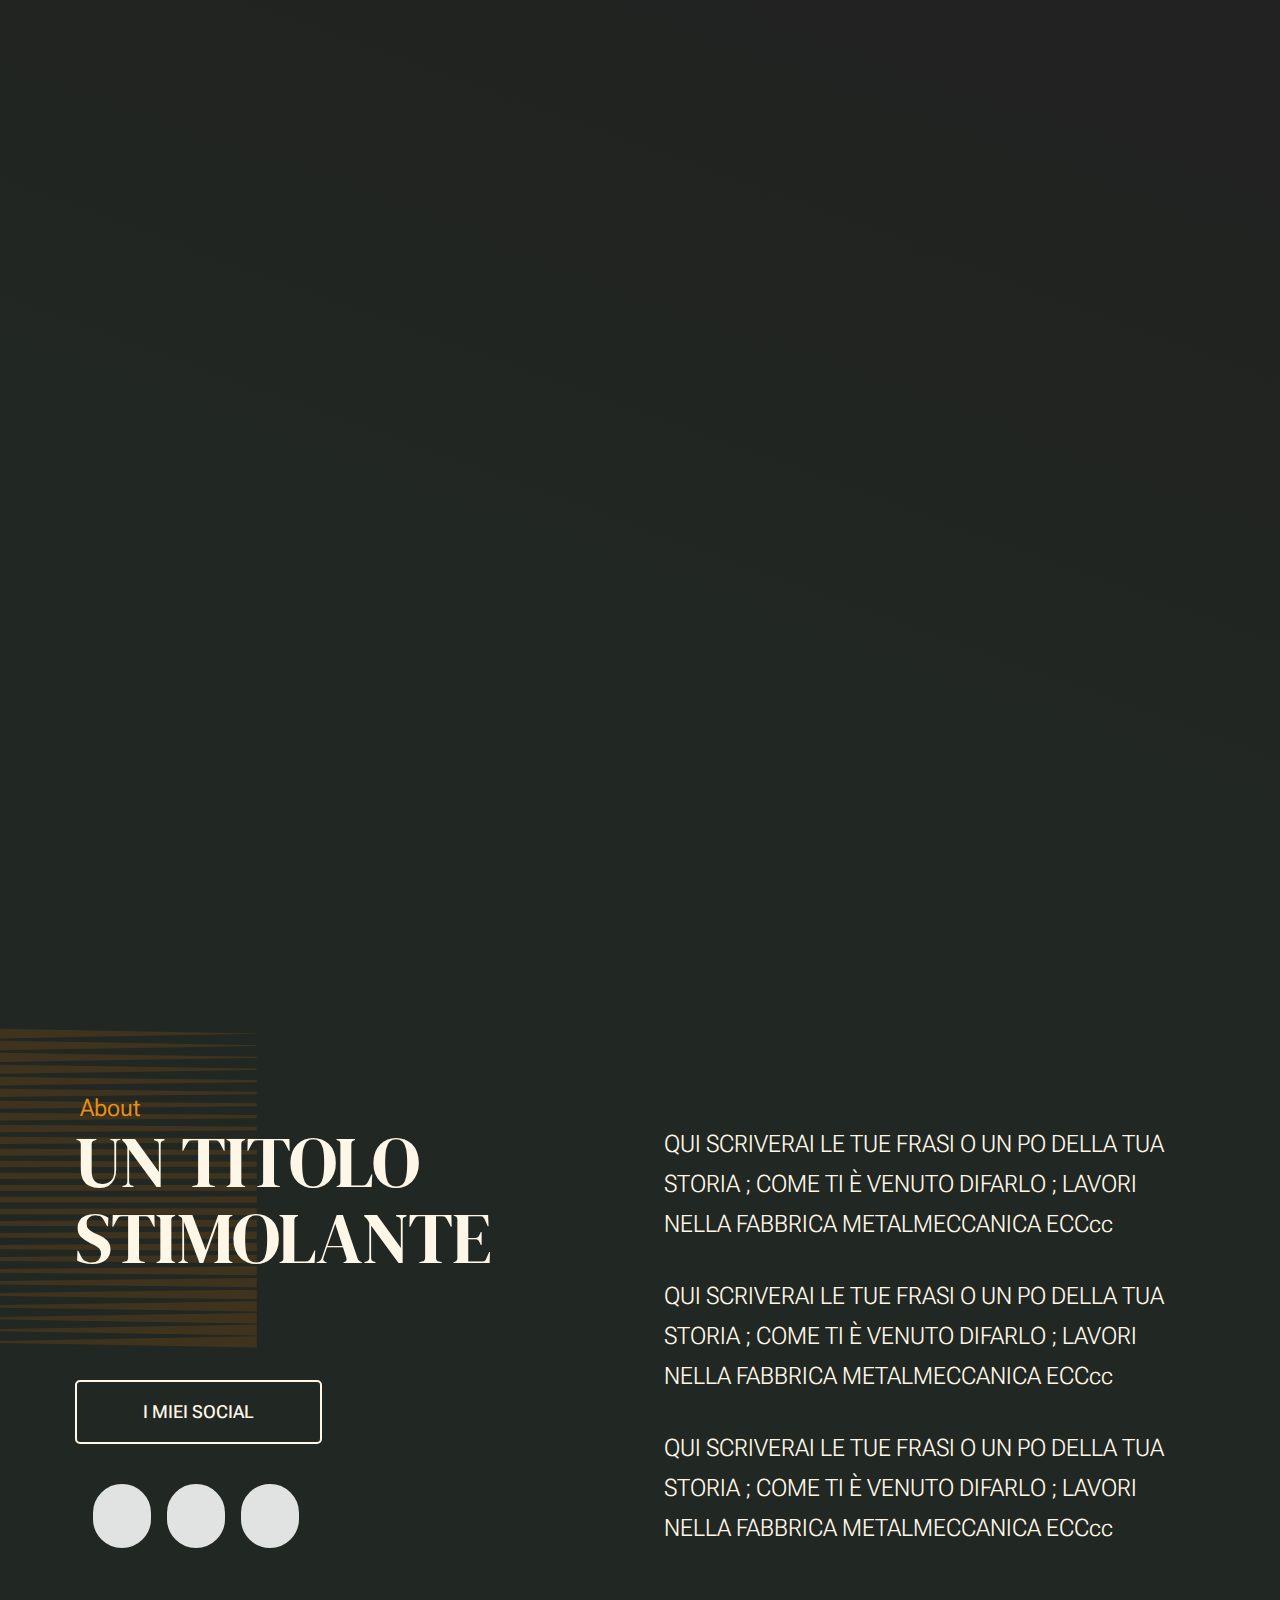
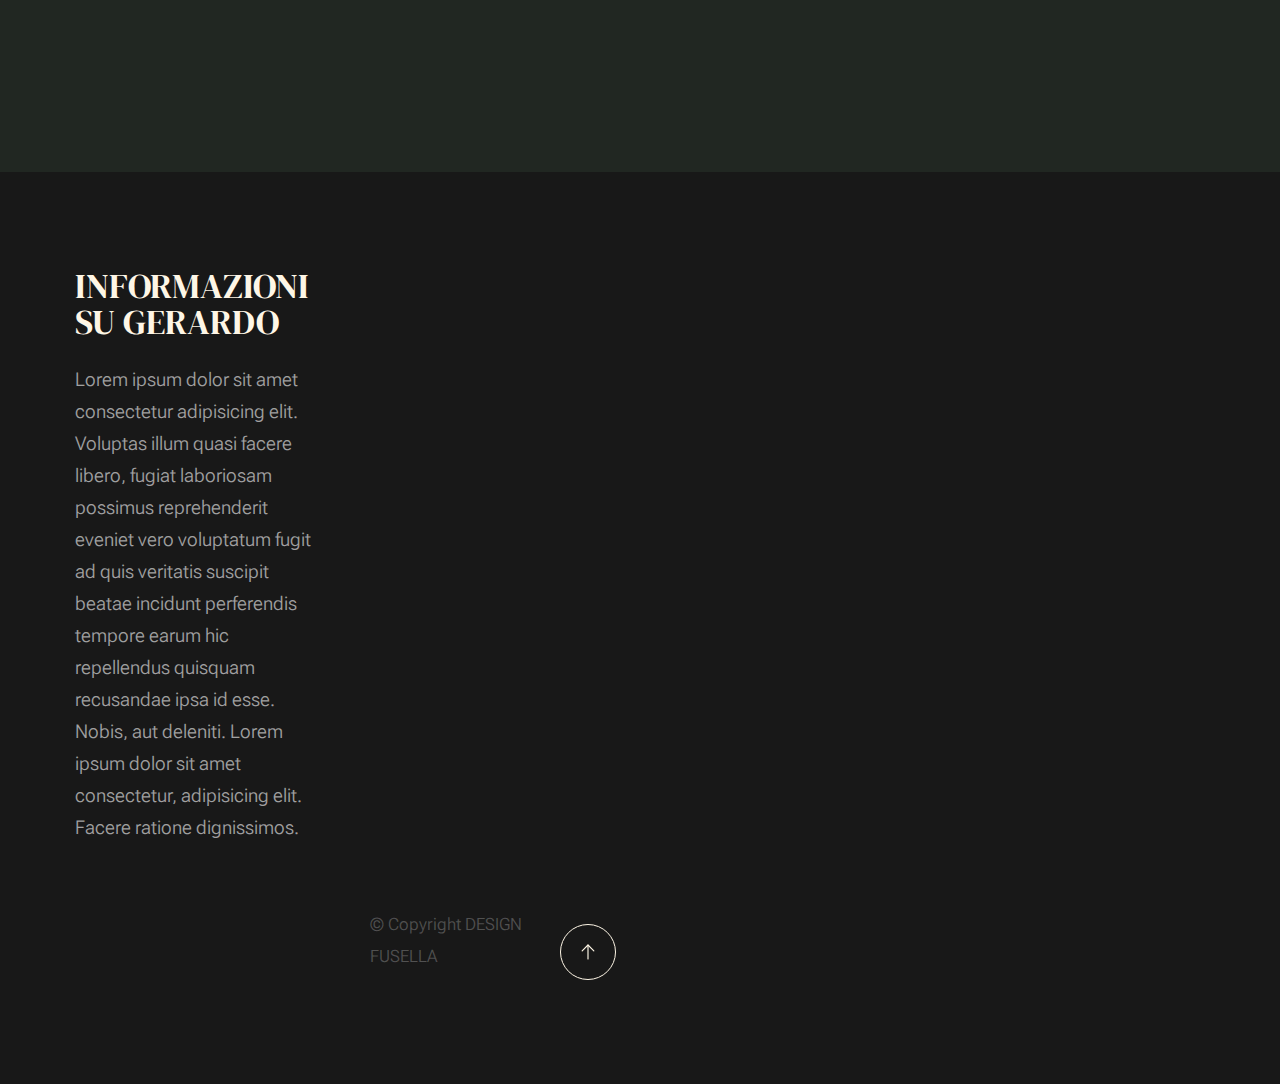
<file: monica-1,0,0/index.html>
<!DOCTYPE html>
<html lang="en" class="no-js" >
<head>
    
    <!--- basic page needs
    ================================================== -->
    <meta charset="utf-8">
    <meta name="viewport" content="width=device-width, initial-scale=1">
    <title>DESIGN FUSELLA</title>
    
    <script>
        document.documentElement.classList.remove('no-js');
        document.documentElement.classList.add('js');
    </script>
    
    <!-- CSS
    ================================================== -->
    <link rel="stylesheet" href="css/vendor.css">
    <link rel="stylesheet" href="css/styles.css">
    <!-- CDN -->
    <link rel="stylesheet" href="https://cdnjs.cloudflare.com/ajax/libs/font-awesome/6.6.0/css/all.min.css" integrity="sha512-Kc323vGBEqzTmouAECnVceyQqyqdsSiqLQISBL29aUW4U/M7pSPA/gEUZQqv1cwx4OnYxTxve5UMg5GT6L4JJg==" crossorigin="anonymous" referrerpolicy="no-referrer" />
    
    <!-- favicons
    ================================================== -->
    
    
    <!--  -->
    <link rel="shortcut icon" href="./primafotoaaaa.jpg" type="image/x-icon">
    <!--  -->
</head>


<body id="top">
    
    
    <!-- preloader
    ================================================== -->
    <div id="preloader">
        <div id="loader" class="dots-fade">
            <div></div>
            <div></div>
            <div></div>
        </div>
    </div>
    
    
    <!-- page wrap
    ================================================== -->
    <div id="page" class="s-pagewrap ss-home">
        
        
        <!-- # site header 
        ================================================== -->
        <header class="s-header">
            
            <div class="row s-header__inner width-sixteen-col">
                
                <div class="s-header__block">
                    <div class="s-header__logo">
                        <a class="logo" href="index.html">
                            <img class="logo" src="./primafotoaaaa.jpg" alt="Homepage">
                        </a>
                    </div>
                    
                    <a class="s-header__menu-toggle" href="#0"><span>Menu</span></a>
                </div> <!-- end s-header__block -->
                
                <nav class="s-header__nav">
                    
                    <ul class="s-header__menu-links">
                        <li><a href="about.html">CHI SONO</a></li>
                        <li><a href="contact.html">CONTATTI</a></li>
                    </ul> <!-- s-header__menu-links -->
                    
                    <div class="s-header__contact">
                        <a href="contact.html" class="btn btn--primary s-header__contact-btn">COLLABORA CON ME</a>                        
                    </div> <!-- s-header__contact -->
                    
                </nav> <!-- end s-header__nav -->
                
            </div> <!-- end s-header__inner -->
            
        </header> <!-- end s-header -->
        
        
        <!-- # site main content
        ================================================== -->
        <section id="content" class="s-content">
            
            <!-- intro
            ----------------------------------------------- -->
            
            <section id="intro" class="s-intro">
                
                <div class="row s-intro__content width-sixteen-col">
                    
                    <div class="column lg-12 s-intro__content-inner grid-block">
                        
                        <div class="s-intro__content-text">
                            <div class="s-intro__content-pretitle text-pretitle">CIAO , SONO GERARDO</div>
                            <h1 class="s-intro__content-title">
                                E QUESTO È IL MIO ORGANETTO METALLICO 
                            </h1>
                        </div> <!-- s-intro__content-text -->
                        
                        <div class="s-intro__content-media "> 
                            <div class="s-intro__content-media-inner">                               
                                <img  class="foto" src="./primafotoaaaa.jpg" srcset="./primafotoaaaa.jpg   " alt="">
                                <div class="lines">                               
                                    <span></span>                                  
                                </div>
                            </div>
                        </div> <!-- s-intro__content-media -->                      
                        
                        <div class="s-intro__scroll-down">
                            <a href="#about" class="smoothscroll">
                                <div class="scroll-icon">
                                    <svg xmlns="http://www.w3.org/2000/svg" viewBox="0 0 24 24" width="36" height="36" fill="none" stroke="#97b34a" stroke-width="1" stroke-linecap="round" stroke-linejoin="round">&lt;!--!  Atomicons Free 1.00 by @atisalab License - https://atomicons.com/license/ (Icons: CC BY 4.0) Copyright 2021 Atomicons --&gt;<polyline points="7 13 12 18 17 13"></polyline><line x1="12" y1="18" x2="12" y2="6"></line></svg>
                                </div>
                                <span>SCENDI IN BASSO</span>
                            </a>
                        </div> <!-- s-intro__scroll-down -->
                        
                    </div> <!-- s-intro__content-inner -->
                    
                </div> <!-- s-intro__content -->
                
            </section> <!-- end s-intro -->
            
            <!-- about
            ----------------------------------------------- -->
            <section id="about" class="s-about target-section">
                
                <div class="row s-about__content width-sixteen-col">
                    <div class="column grid-block grid-section-split">
                        
                        <img src="images/geometric_shape.svg" alt="" class="s-about__content-imgbg">
                        
                        <div class="section-header grid-section-split__header">
                            <div class="text-pretitle">About</div>                           
                            <h2 class="text-display-title">
                                UN TITOLO STIMOLANTE
                            </h2>                           
                        </div> <!-- end section-header -->
                        
                        <div class="s-about__content-main grid-section-split__primary">
                            <p class="attention-getter">
                                QUI SCRIVERAI LE TUE FRASI  O UN PO DELLA TUA STORIA ; COME TI È VENUTO DIFARLO ; LAVORI NELLA FABBRICA METALMECCANICA ECCcc
                            </p>
                            
                            <p class="attention-getter">
                                QUI SCRIVERAI LE TUE FRASI  O UN PO DELLA TUA STORIA ; COME TI È VENUTO DIFARLO ; LAVORI NELLA FABBRICA METALMECCANICA ECCcc
                            </p>
                            
                            <p class="attention-getter">
                                QUI SCRIVERAI LE TUE FRASI  O UN PO DELLA TUA STORIA ; COME TI È VENUTO DIFARLO ; LAVORI NELLA FABBRICA METALMECCANICA ECCcc
                            </p>
                        </div> <!-- end s-about__content-main -->
                        
                        <div class="s-about__content-btn grid-section-split__bottom">
                            <a href="about.html" class="btn btn--stroke u-fullwidth">I MIEI SOCIAL</a>
                            
                            <ul class="s-about__social social-list">
                                <li>
                                    <a class="cursor btn btn-square btn-secondary rounded-circle me-2 icone " href="https://www.facebook.com/gerardo.fusella"><i class="fab fa-facebook-f"></i></a>
                                </li>
                                <li>
                                    <a class="cursor btn btn-square btn-secondary rounded-circle me-2 icone " href="https://whatsapp.com/dl/"><i class="fab fa-whatsapp whatsapp-icon"></i></a>
                                </li>
                                
                                <li>
                                    <a class="cursor btn btn-square btn-secondary rounded-circle me-2 icone" href="https://outlook.live.com/mail/0/inbox"><i class="fab fa-microsoft outlook-icon"></i></a>
                                </li>
                            </ul> <!-- end s-footer__social -->
                        </div> <!-- end s-about__content-btn -->
                        
                    </div> <!-- content-inner -->
                </div>
                
            </section> <!-- end s-about -->
            
        
        <!-- # cta
        ================================================== -->
        
        
        <!-- # journal
        ================================================== -->
        
        
        
        <!-- # footer 
        ================================================== -->
        <footer class="s-footer">
            <div class="row s-footer__content">
                <div class="column xl-6 lg-6 md-12 s-footer__block s-footer__about">                    
                                 
                    <div class="row s-footer__content">
                        <div class="column xl-6 lg-6 md-12 s-footer__block s-footer__about">                    
                            <h3>INFORMAZIONI SU GERARDO</h3>
                            <p>
                                Lorem ipsum dolor sit amet consectetur adipisicing elit. Voluptas illum quasi facere libero, 
                                fugiat laboriosam possimus reprehenderit eveniet vero voluptatum fugit ad quis veritatis suscipit beatae 
                                incidunt perferendis tempore earum hic repellendus quisquam recusandae ipsa id esse. Nobis, aut deleniti.
                                Lorem ipsum dolor sit amet consectetur, adipisicing elit. Facere ratione dignissimos.
                            </p>               
                        </div>                
                        
                        
                    </div>       
            
            <div class="row s-footer__bottom">
                <div class="column xl-6 lg-12">
                    <ul class="s-footer__social social-list">
                        <li>
                            <!-- <a href="#0">
                                <svg xmlns="http://www.w3.org/2000/svg" width="24" height="24" viewBox="0 0 24 24" style="fill:rgba(0, 0, 0, 1);transform:;-ms-filter:"><path d="M20,3H4C3.447,3,3,3.448,3,4v16c0,0.552,0.447,1,1,1h8.615v-6.96h-2.338v-2.725h2.338v-2c0-2.325,1.42-3.592,3.5-3.592 c0.699-0.002,1.399,0.034,2.095,0.107v2.42h-1.435c-1.128,0-1.348,0.538-1.348,1.325v1.735h2.697l-0.35,2.725h-2.348V21H20 c0.553,0,1-0.448,1-1V4C21,3.448,20.553,3,20,3z"></path></svg>
                                <span class="u-screen-reader-text">Facebook</span>
                            </a> -->
                        </li>
                        <li>
                            <!-- <a href="#0">
                                <svg xmlns="http://www.w3.org/2000/svg" width="24" height="24" viewBox="0 0 24 24" style="fill:rgba(0, 0, 0, 1);transform:;-ms-filter:"><path d="M19.633,7.997c0.013,0.175,0.013,0.349,0.013,0.523c0,5.325-4.053,11.461-11.46,11.461c-2.282,0-4.402-0.661-6.186-1.809 c0.324,0.037,0.636,0.05,0.973,0.05c1.883,0,3.616-0.636,5.001-1.721c-1.771-0.037-3.255-1.197-3.767-2.793 c0.249,0.037,0.499,0.062,0.761,0.062c0.361,0,0.724-0.05,1.061-0.137c-1.847-0.374-3.23-1.995-3.23-3.953v-0.05 c0.537,0.299,1.16,0.486,1.82,0.511C3.534,9.419,2.823,8.184,2.823,6.787c0-0.748,0.199-1.434,0.548-2.032 c1.983,2.443,4.964,4.04,8.306,4.215c-0.062-0.3-0.1-0.611-0.1-0.923c0-2.22,1.796-4.028,4.028-4.028 c1.16,0,2.207,0.486,2.943,1.272c0.91-0.175,1.782-0.512,2.556-0.973c-0.299,0.935-0.936,1.721-1.771,2.22 c0.811-0.088,1.597-0.312,2.319-0.624C21.104,6.712,20.419,7.423,19.633,7.997z"></path></svg>
                                <span class="u-screen-reader-text">Twitter</span>
                            </a> -->
                        </li>
                        <li>
                            <!-- <a href="#0">
                                <svg xmlns="http://www.w3.org/2000/svg" width="24" height="24" viewBox="0 0 24 24" style="fill:rgba(0, 0, 0, 1);transform:;-ms-filter:"><path d="M11.999,7.377c-2.554,0-4.623,2.07-4.623,4.623c0,2.554,2.069,4.624,4.623,4.624c2.552,0,4.623-2.07,4.623-4.624 C16.622,9.447,14.551,7.377,11.999,7.377L11.999,7.377z M11.999,15.004c-1.659,0-3.004-1.345-3.004-3.003 c0-1.659,1.345-3.003,3.004-3.003s3.002,1.344,3.002,3.003C15.001,13.659,13.658,15.004,11.999,15.004L11.999,15.004z"></path><circle cx="16.806" cy="7.207" r="1.078"></circle><path d="M20.533,6.111c-0.469-1.209-1.424-2.165-2.633-2.632c-0.699-0.263-1.438-0.404-2.186-0.42 c-0.963-0.042-1.268-0.054-3.71-0.054s-2.755,0-3.71,0.054C7.548,3.074,6.809,3.215,6.11,3.479C4.9,3.946,3.945,4.902,3.477,6.111 c-0.263,0.7-0.404,1.438-0.419,2.186c-0.043,0.962-0.056,1.267-0.056,3.71c0,2.442,0,2.753,0.056,3.71 c0.015,0.748,0.156,1.486,0.419,2.187c0.469,1.208,1.424,2.164,2.634,2.632c0.696,0.272,1.435,0.426,2.185,0.45 c0.963,0.042,1.268,0.055,3.71,0.055s2.755,0,3.71-0.055c0.747-0.015,1.486-0.157,2.186-0.419c1.209-0.469,2.164-1.424,2.633-2.633 c0.263-0.7,0.404-1.438,0.419-2.186c0.043-0.962,0.056-1.267,0.056-3.71s0-2.753-0.056-3.71C20.941,7.57,20.801,6.819,20.533,6.111z M19.315,15.643c-0.007,0.576-0.111,1.147-0.311,1.688c-0.305,0.787-0.926,1.409-1.712,1.711c-0.535,0.199-1.099,0.303-1.67,0.311 c-0.95,0.044-1.218,0.055-3.654,0.055c-2.438,0-2.687,0-3.655-0.055c-0.569-0.007-1.135-0.112-1.669-0.311 c-0.789-0.301-1.414-0.923-1.719-1.711c-0.196-0.534-0.302-1.099-0.311-1.669c-0.043-0.95-0.053-1.218-0.053-3.654 c0-2.437,0-2.686,0.053-3.655c0.007-0.576,0.111-1.146,0.311-1.687c0.305-0.789,0.93-1.41,1.719-1.712 c0.534-0.198,1.1-0.303,1.669-0.311c0.951-0.043,1.218-0.055,3.655-0.055c2.437,0,2.687,0,3.654,0.055 c0.571,0.007,1.135,0.112,1.67,0.311c0.786,0.303,1.407,0.925,1.712,1.712c0.196,0.534,0.302,1.099,0.311,1.669 c0.043,0.951,0.054,1.218,0.054,3.655c0,2.436,0,2.698-0.043,3.654H19.315z"></path></svg>
                                <span class="u-screen-reader-text">Instagram</span>
                            </a> -->
                        </li>
                        <li>
                            <!-- <a href="#0">
                                <svg xmlns="http://www.w3.org/2000/svg" width="24" height="24" viewBox="0 0 24 24" style="fill: rgba(0, 0, 0, 1);transform: ;msFilter:;"><path d="M20.66 6.98a9.932 9.932 0 0 0-3.641-3.64C15.486 2.447 13.813 2 12 2s-3.486.447-5.02 1.34c-1.533.893-2.747 2.107-3.64 3.64S2 10.187 2 12s.446 3.487 1.34 5.02a9.924 9.924 0 0 0 3.641 3.64C8.514 21.553 10.187 22 12 22s3.486-.447 5.02-1.34a9.932 9.932 0 0 0 3.641-3.64C21.554 15.487 22 13.813 22 12s-.446-3.487-1.34-5.02zM12 3.66c2 0 3.772.64 5.32 1.919-.92 1.174-2.286 2.14-4.1 2.9-1.002-1.813-2.088-3.327-3.261-4.54A7.715 7.715 0 0 1 12 3.66zM5.51 6.8a8.116 8.116 0 0 1 2.711-2.22c1.212 1.201 2.325 2.7 3.34 4.5-2 .6-4.114.9-6.341.9-.573 0-1.006-.013-1.3-.04A8.549 8.549 0 0 1 5.51 6.8zM3.66 12c0-.054.003-.12.01-.2.007-.08.01-.146.01-.2.254.014.641.02 1.161.02 2.666 0 5.146-.367 7.439-1.1.187.373.381.793.58 1.26-1.32.293-2.674 1.006-4.061 2.14S6.4 16.247 5.76 17.5c-1.4-1.587-2.1-3.42-2.1-5.5zM12 20.34c-1.894 0-3.594-.587-5.101-1.759.601-1.187 1.524-2.322 2.771-3.401 1.246-1.08 2.483-1.753 3.71-2.02a29.441 29.441 0 0 1 1.56 6.62 8.166 8.166 0 0 1-2.94.56zm7.08-3.96a8.351 8.351 0 0 1-2.58 2.621c-.24-2.08-.7-4.107-1.379-6.081.932-.066 1.765-.1 2.5-.1.799 0 1.686.034 2.659.1a8.098 8.098 0 0 1-1.2 3.46zm-1.24-5c-1.16 0-2.233.047-3.22.14a27.053 27.053 0 0 0-.68-1.62c2.066-.906 3.532-2.006 4.399-3.3 1.2 1.414 1.854 3.027 1.96 4.84-.812-.04-1.632-.06-2.459-.06z"></path></svg>
                                <span class="u-screen-reader-text">Dribbble</span>
                            </a> -->
                        </li>
                    </ul> <!-- end s-footer__social -->
                </div>
                <div class="column xl-6 lg-12">
                    <p class="ss-copyright">
                        <span>© Copyright DESIGN FUSELLA</span> 
                    </p>
                </div>
                
                <div class="ss-go-top">
                    <a class="smoothscroll" title="Back to Top" href="#top">
                        <svg xmlns="http://www.w3.org/2000/svg" viewBox="0 0 24 24" width="36" height="36" fill="none" stroke="#ffffff" stroke-width="1" stroke-linecap="round" stroke-linejoin="round">&lt;!--!  Atomicons Free 1.00 by @atisalab License - https://atomicons.com/license/ (Icons: CC BY 4.0) Copyright 2021 Atomicons --&gt;<polyline points="17 11 12 6 7 11"></polyline><line x1="12" y1="18" x2="12" y2="6"></line></svg>
                    </a>
                </div> <!-- end ss-go-top -->
            </div>
            
        </footer> <!-- end s-footer -->
        
    </div> <!-- end page-wrap -->
    
    <!-- Java Script
    ================================================== -->
    <script src="js/plugins.js"></script>
    <script src="js/main.js"></script>
    
</body>
</html>
</file>
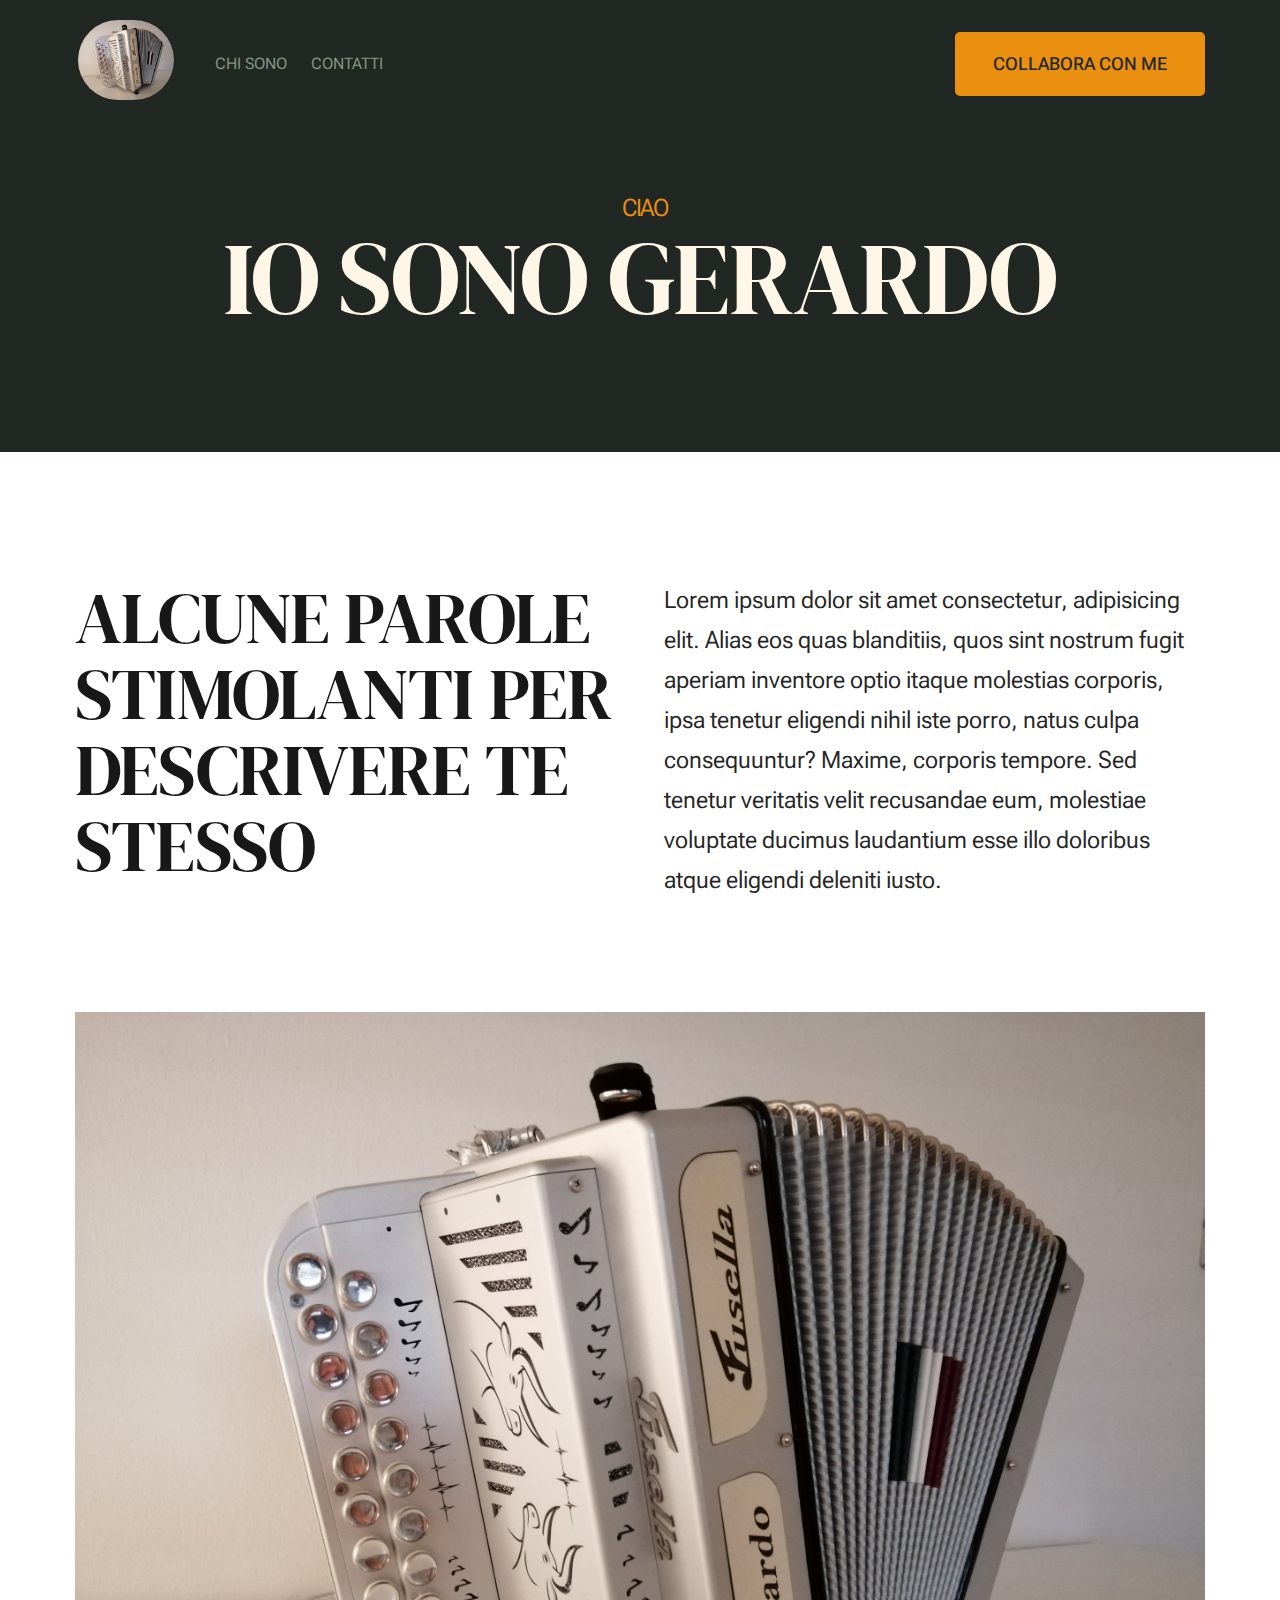
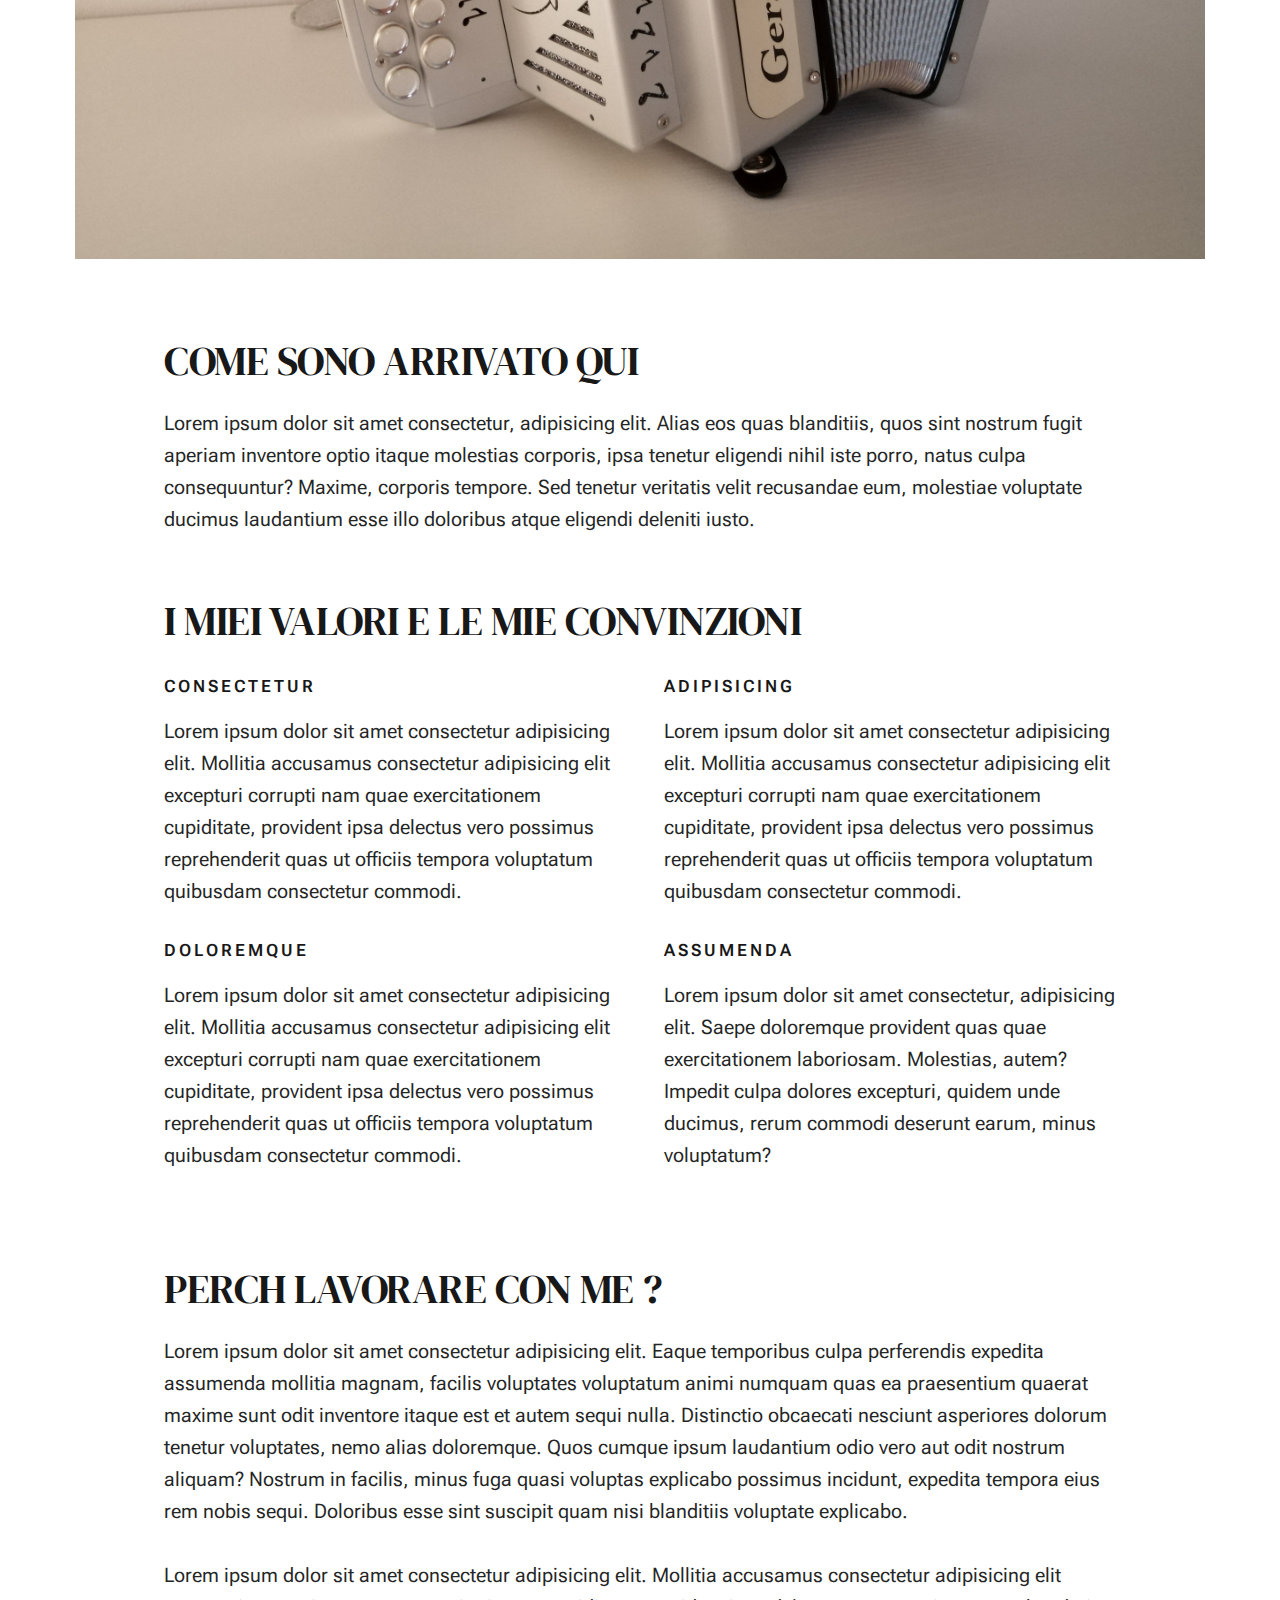
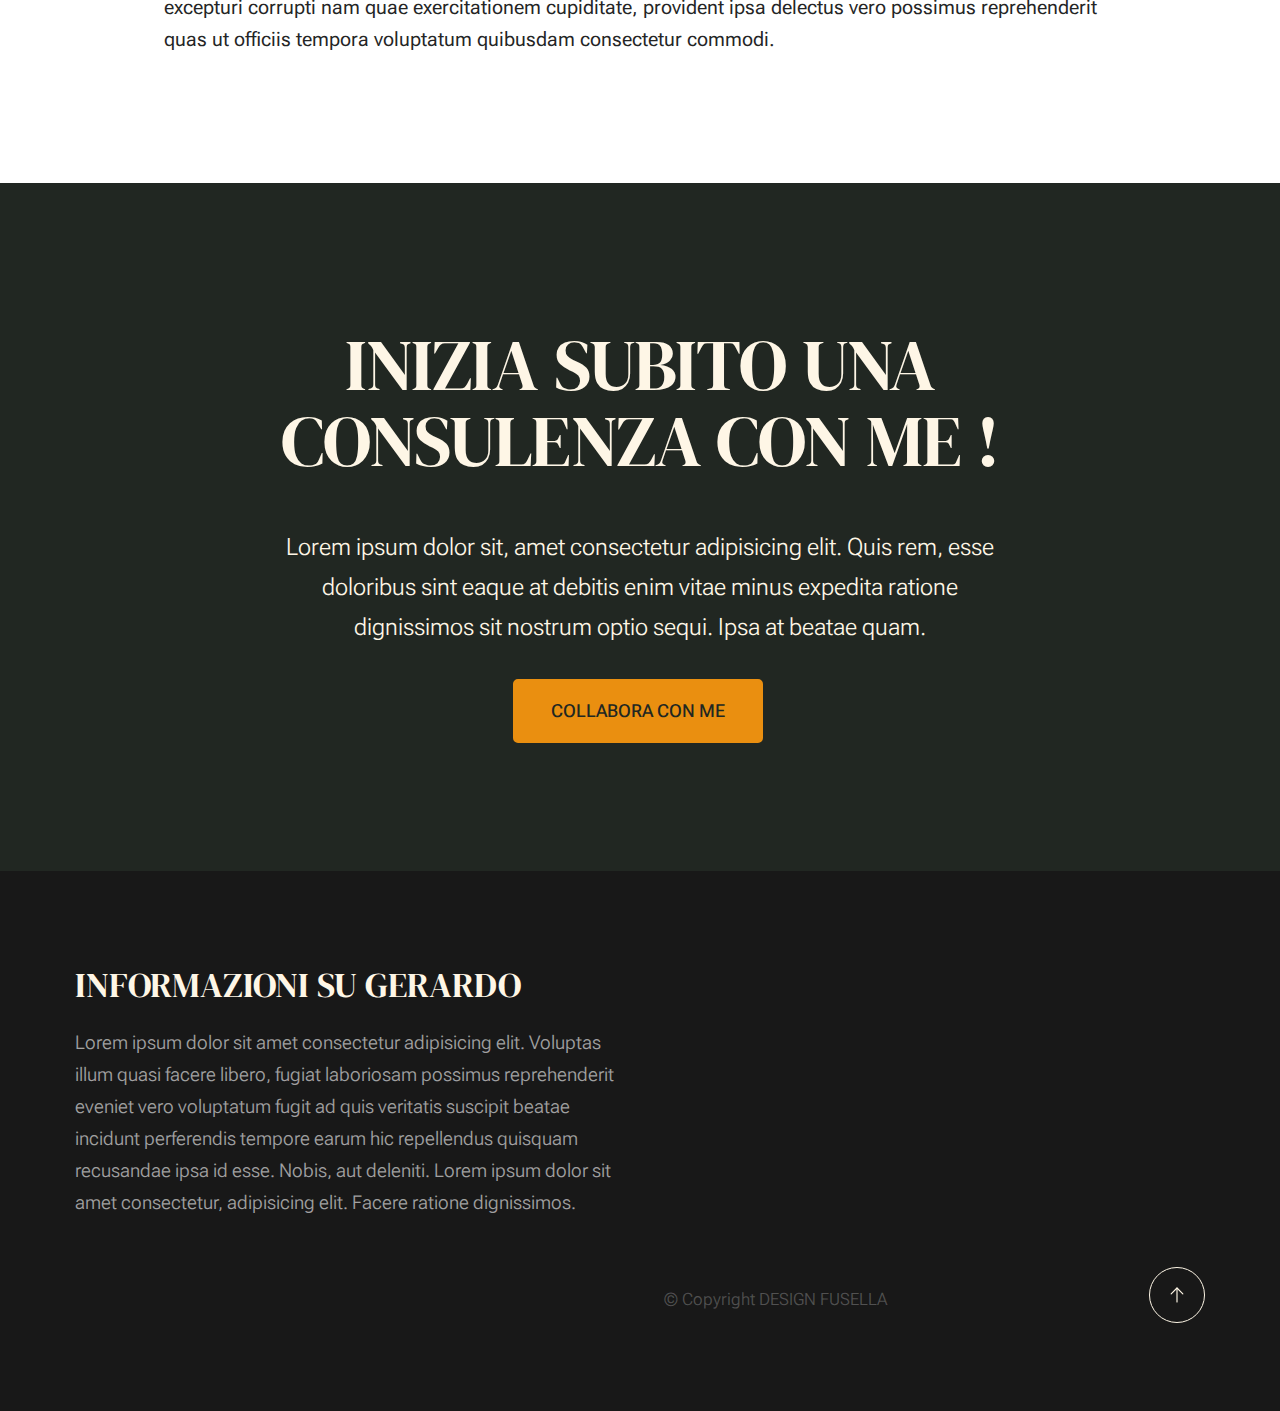
<file: monica-1,0,0/about.html>
<!DOCTYPE html>
<html lang="en" class="no-js" >
<head>
    
    <!--- basic page needs
    ================================================== -->
    <meta charset="utf-8">
    <meta name="viewport" content="width=device-width, initial-scale=1">
    <title>DESIGN FUSELLA</title>
    
    <script>
        document.documentElement.classList.remove('no-js');
        document.documentElement.classList.add('js');
    </script>
    
    <!-- CSS
    ================================================== -->
    <link rel="stylesheet" href="css/vendor.css">
    <link rel="stylesheet" href="css/styles.css">
    
    <!-- CDN -->
    <link rel="stylesheet" href="https://cdnjs.cloudflare.com/ajax/libs/font-awesome/6.6.0/css/all.min.css" integrity="sha512-Kc323vGBEqzTmouAECnVceyQqyqdsSiqLQISBL29aUW4U/M7pSPA/gEUZQqv1cwx4OnYxTxve5UMg5GT6L4JJg==" crossorigin="anonymous" referrerpolicy="no-referrer" />
    
    
    <!-- favicons
    ================================================== -->
    <link rel="shortcut icon" href="./primafotoaaaa.jpg" type="image/x-icon">
    
</head>


<body id="top">
    
    
    <!-- preloader
    ================================================== -->
    <div id="preloader">
        <div id="loader" class="dots-fade">
            <div></div>
            <div></div>
            <div></div>
        </div>
    </div>
    
    
    <!-- page wrap
    ================================================== -->
    <div id="page" class="s-pagewrap">
        
        
        <!-- # site header 
        ================================================== -->
        <header class="s-header">
            
            <div class="row s-header__inner width-sixteen-col">
                
                <div class="s-header__block">
                    <div class="s-header__logo">
                        <a class="logo" href="index.html">
                            <img class="logo" src="./primafotoaaaa.jpg" alt="Homepage">
                        </a>
                    </div>
                    
                    <a class="s-header__menu-toggle" href="#0"><span>Menu</span></a>
                </div> <!-- end s-header__block -->
                
                <nav class="s-header__nav">
                    
                    <ul class="s-header__menu-links">
                        <li><a href="about.html">CHI SONO</a></li>
                        <li><a href="contact.html">CONTATTI</a></li>
                    </ul> <!-- s-header__menu-links -->
                    
                    <div class="s-header__contact">
                        <a href="contact.html" class="btn btn--primary s-header__contact-btn">COLLABORA CON ME</a>                        
                    </div> <!-- s-header__contact -->
                    
                </nav> <!-- end s-header__nav -->
                
            </div> <!-- end s-header__inner -->
            
        </header> <!-- end s-header -->
        
        
        <!-- # site main content
        ================================================== -->
        <section id="content" class="s-content">
            
            <section class="s-pageheader pageheader">
                <div class="row">
                    <div class="column xl-12">
                        <h1 class="page-title">
                            <span class="page-title__small-type text-pretitle">CIAO</span>
                            IO SONO GERARDO
                        </h1>
                        
                    </div>
                </div>
            </section> <!-- end pageheader --> 
            
            <section class="s-pagecontent pagecontent">
                
                <div class="row pageintro">
                    <div class="column xl-6 lg-12">
                        <h2 class="text-display-title">ALCUNE PAROLE STIMOLANTI PER DESCRIVERE TE STESSO</h2>
                    </div>
                    <div class="column xl-6 lg-12 u-flexitem-x-right">
                        <p class="lead">
                            Lorem ipsum dolor sit amet consectetur, adipisicing elit. Alias eos quas blanditiis, quos sint nostrum fugit aperiam 
                            inventore optio itaque molestias corporis, ipsa tenetur eligendi nihil iste porro, natus culpa consequuntur? Maxime, 
                            corporis tempore. Sed tenetur veritatis velit recusandae eum, molestiae voluptate ducimus laudantium esse illo 
                            doloribus atque eligendi deleniti iusto. 
                        </p>
                    </div>                       
                </div> <!-- end pageintro -->   
                
                <div class="row pagemedia">
                    <d class="column xl-12">
                        <figure class="page-media">                                
                            <img src="./primafotoaaaa.jpg">
                        </figure>
                    </d>
                </div> <!-- end pagemedia -->
                
                <div class="row width-narrower pagemain">
                    <div class="column xl-12"> 
                        
                        <h2>COME SONO ARRIVATO QUI</h2>
                        <p>
                            Lorem ipsum dolor sit amet consectetur, adipisicing elit. Alias eos quas blanditiis, quos sint nostrum fugit aperiam 
                            inventore optio itaque molestias corporis, ipsa tenetur eligendi nihil iste porro, natus culpa consequuntur? Maxime, 
                            corporis tempore. Sed tenetur veritatis velit recusandae eum, molestiae voluptate ducimus laudantium esse illo 
                            doloribus atque eligendi deleniti iusto.
                        </p>
                        
                        <h2 class="u-add-bottom">I MIEI VALORI E LE MIE CONVINZIONI</h2>
                        
                        <div class="grid-list-items list-items">
                            <div class="grid-list-items__item list-items__item u-remove-bottom">
                                <div class="list-items__item-header">
                                    <h6 class="list-items__item-small-title">Consectetur</h6>
                                </div>
                                <p>
                                    Lorem ipsum dolor sit amet consectetur adipisicing elit. Mollitia accusamus consectetur adipisicing elit excepturi corrupti 
                                    nam quae exercitationem cupiditate, provident ipsa delectus vero possimus reprehenderit quas ut officiis tempora voluptatum 
                                    quibusdam consectetur commodi.
                                </p>
                            </div>
                            <div class="grid-list-items__item list-items__item u-remove-bottom">
                                <div class="list-items__item-header">
                                    <h6 class="list-items__item-small-title">Adipisicing</h6>
                                </div>
                                <p> 
                                    Lorem ipsum dolor sit amet consectetur adipisicing elit. Mollitia accusamus consectetur adipisicing elit excepturi corrupti 
                                    nam quae exercitationem cupiditate, provident ipsa delectus vero possimus reprehenderit quas ut officiis tempora voluptatum 
                                    quibusdam consectetur commodi.
                                </p>
                            </div>
                            <div class="grid-list-items__item list-items__item u-remove-bottom">
                                <div class="list-items__item-header">
                                    <h6 class="list-items__item-small-title">Doloremque</h6>
                                </div>
                                <p>
                                    Lorem ipsum dolor sit amet consectetur adipisicing elit. Mollitia accusamus consectetur adipisicing elit excepturi corrupti 
                                    nam quae exercitationem cupiditate, provident ipsa delectus vero possimus reprehenderit quas ut officiis tempora voluptatum 
                                    quibusdam consectetur commodi.
                                </p>
                            </div>
                            <div class="grid-list-items__item list-items__item u-remove-bottom">
                                <div class="list-items__item-header">
                                    <h6 class="list-items__item-small-title">Assumenda</h6>
                                </div>
                                <p>
                                    Lorem ipsum dolor sit amet consectetur, adipisicing elit. Saepe doloremque provident quas quae exercitationem laboriosam. 
                                    Molestias, autem? Impedit culpa dolores excepturi, quidem unde ducimus, rerum commodi deserunt earum, minus voluptatum?
                                </p>
                            </div>
                        </div> <!--grid-list-items -->
                        
                        <h2>PERCH LAVORARE CON ME ?</h2>
                        <p>
                            Lorem ipsum dolor sit amet consectetur adipisicing elit. Eaque temporibus culpa perferendis expedita assumenda mollitia magnam, 
                            facilis voluptates voluptatum animi numquam quas ea praesentium quaerat maxime sunt odit inventore itaque est et autem sequi nulla. 
                            Distinctio obcaecati nesciunt asperiores dolorum tenetur voluptates, nemo alias doloremque. Quos cumque ipsum laudantium odio vero aut 
                            odit nostrum aliquam? Nostrum in facilis, minus fuga quasi voluptas explicabo possimus incidunt, expedita tempora eius rem nobis sequi. 
                            Doloribus esse sint suscipit quam nisi blanditiis voluptate explicabo.
                        </p>
                        
                        <p>
                            Lorem ipsum dolor sit amet consectetur adipisicing elit. Mollitia accusamus consectetur adipisicing elit excepturi corrupti 
                                    nam quae exercitationem cupiditate, provident ipsa delectus vero possimus reprehenderit quas ut officiis tempora voluptatum 
                                    quibusdam consectetur commodi.
                        </p>                   
                        
                        
                        
                    </div> <!-- end grid-block-->
                </div> <!-- end pagemain -->
                
            </section> <!-- pagecontent -->
            
            
        <!-- # cta
        ================================================== -->
        <section id="cta" class="s-cta">
            
            <div class="row row-x-center text-center">
                <div class="column xl-8 lg-12">
                    
                    <div class="s-cta__content">
                        <h2 class="text-display-title">
                            INIZIA SUBITO UNA CONSULENZA CON ME !
                        </h2>
                        <p class="lead">
                            Lorem ipsum dolor sit, amet consectetur adipisicing elit. Quis rem, esse doloribus sint eaque at debitis enim vitae minus expedita ratione dignissimos sit nostrum optio sequi. Ipsa at beatae quam.
                        </p>
                        <a href="contact.html" class="btn btn--primary">COLLABORA CON ME</a>
                    </div>
                    
                </div>
            </div>
            
        </section> <!-- end s-cta -->
        
        
        <!-- # footer 
        ================================================== -->
        <footer class="s-footer">
            <div class="row s-footer__content">
                <div class="column xl-6 lg-6 md-12 s-footer__block s-footer__about">                    
                    <h3>INFORMAZIONI SU GERARDO</h3>
                    <p>
                        Lorem ipsum dolor sit amet consectetur adipisicing elit. Voluptas illum quasi facere libero, 
                        fugiat laboriosam possimus reprehenderit eveniet vero voluptatum fugit ad quis veritatis suscipit beatae 
                        incidunt perferendis tempore earum hic repellendus quisquam recusandae ipsa id esse. Nobis, aut deleniti.
                        Lorem ipsum dolor sit amet consectetur, adipisicing elit. Facere ratione dignissimos.
                    </p>               
                </div>                
                
                
            </div>    
            
            <div class="row s-footer__bottom">
                <div class="column xl-6 lg-12">
                    <ul class="s-footer__social social-list">
                        <li>
                            <!-- <a href="#0">
                                <svg xmlns="http://www.w3.org/2000/svg" width="24" height="24" viewBox="0 0 24 24" style="fill:rgba(0, 0, 0, 1);transform:;-ms-filter:"><path d="M20,3H4C3.447,3,3,3.448,3,4v16c0,0.552,0.447,1,1,1h8.615v-6.96h-2.338v-2.725h2.338v-2c0-2.325,1.42-3.592,3.5-3.592 c0.699-0.002,1.399,0.034,2.095,0.107v2.42h-1.435c-1.128,0-1.348,0.538-1.348,1.325v1.735h2.697l-0.35,2.725h-2.348V21H20 c0.553,0,1-0.448,1-1V4C21,3.448,20.553,3,20,3z"></path></svg>
                                <span class="u-screen-reader-text">Facebook</span>
                            </a> -->
                        </li>
                        <li>
                            <!-- <a href="#0">
                                <svg xmlns="http://www.w3.org/2000/svg" width="24" height="24" viewBox="0 0 24 24" style="fill:rgba(0, 0, 0, 1);transform:;-ms-filter:"><path d="M19.633,7.997c0.013,0.175,0.013,0.349,0.013,0.523c0,5.325-4.053,11.461-11.46,11.461c-2.282,0-4.402-0.661-6.186-1.809 c0.324,0.037,0.636,0.05,0.973,0.05c1.883,0,3.616-0.636,5.001-1.721c-1.771-0.037-3.255-1.197-3.767-2.793 c0.249,0.037,0.499,0.062,0.761,0.062c0.361,0,0.724-0.05,1.061-0.137c-1.847-0.374-3.23-1.995-3.23-3.953v-0.05 c0.537,0.299,1.16,0.486,1.82,0.511C3.534,9.419,2.823,8.184,2.823,6.787c0-0.748,0.199-1.434,0.548-2.032 c1.983,2.443,4.964,4.04,8.306,4.215c-0.062-0.3-0.1-0.611-0.1-0.923c0-2.22,1.796-4.028,4.028-4.028 c1.16,0,2.207,0.486,2.943,1.272c0.91-0.175,1.782-0.512,2.556-0.973c-0.299,0.935-0.936,1.721-1.771,2.22 c0.811-0.088,1.597-0.312,2.319-0.624C21.104,6.712,20.419,7.423,19.633,7.997z"></path></svg>
                                <span class="u-screen-reader-text">Twitter</span>
                            </a> -->
                        </li>
                        <li>
                            <!-- <a href="#0">
                                <svg xmlns="http://www.w3.org/2000/svg" width="24" height="24" viewBox="0 0 24 24" style="fill:rgba(0, 0, 0, 1);transform:;-ms-filter:"><path d="M11.999,7.377c-2.554,0-4.623,2.07-4.623,4.623c0,2.554,2.069,4.624,4.623,4.624c2.552,0,4.623-2.07,4.623-4.624 C16.622,9.447,14.551,7.377,11.999,7.377L11.999,7.377z M11.999,15.004c-1.659,0-3.004-1.345-3.004-3.003 c0-1.659,1.345-3.003,3.004-3.003s3.002,1.344,3.002,3.003C15.001,13.659,13.658,15.004,11.999,15.004L11.999,15.004z"></path><circle cx="16.806" cy="7.207" r="1.078"></circle><path d="M20.533,6.111c-0.469-1.209-1.424-2.165-2.633-2.632c-0.699-0.263-1.438-0.404-2.186-0.42 c-0.963-0.042-1.268-0.054-3.71-0.054s-2.755,0-3.71,0.054C7.548,3.074,6.809,3.215,6.11,3.479C4.9,3.946,3.945,4.902,3.477,6.111 c-0.263,0.7-0.404,1.438-0.419,2.186c-0.043,0.962-0.056,1.267-0.056,3.71c0,2.442,0,2.753,0.056,3.71 c0.015,0.748,0.156,1.486,0.419,2.187c0.469,1.208,1.424,2.164,2.634,2.632c0.696,0.272,1.435,0.426,2.185,0.45 c0.963,0.042,1.268,0.055,3.71,0.055s2.755,0,3.71-0.055c0.747-0.015,1.486-0.157,2.186-0.419c1.209-0.469,2.164-1.424,2.633-2.633 c0.263-0.7,0.404-1.438,0.419-2.186c0.043-0.962,0.056-1.267,0.056-3.71s0-2.753-0.056-3.71C20.941,7.57,20.801,6.819,20.533,6.111z M19.315,15.643c-0.007,0.576-0.111,1.147-0.311,1.688c-0.305,0.787-0.926,1.409-1.712,1.711c-0.535,0.199-1.099,0.303-1.67,0.311 c-0.95,0.044-1.218,0.055-3.654,0.055c-2.438,0-2.687,0-3.655-0.055c-0.569-0.007-1.135-0.112-1.669-0.311 c-0.789-0.301-1.414-0.923-1.719-1.711c-0.196-0.534-0.302-1.099-0.311-1.669c-0.043-0.95-0.053-1.218-0.053-3.654 c0-2.437,0-2.686,0.053-3.655c0.007-0.576,0.111-1.146,0.311-1.687c0.305-0.789,0.93-1.41,1.719-1.712 c0.534-0.198,1.1-0.303,1.669-0.311c0.951-0.043,1.218-0.055,3.655-0.055c2.437,0,2.687,0,3.654,0.055 c0.571,0.007,1.135,0.112,1.67,0.311c0.786,0.303,1.407,0.925,1.712,1.712c0.196,0.534,0.302,1.099,0.311,1.669 c0.043,0.951,0.054,1.218,0.054,3.655c0,2.436,0,2.698-0.043,3.654H19.315z"></path></svg>
                                <span class="u-screen-reader-text">Instagram</span>
                            </a> -->
                        </li>
                        <li>
                            <!-- <a href="#0">
                                <svg xmlns="http://www.w3.org/2000/svg" width="24" height="24" viewBox="0 0 24 24" style="fill: rgba(0, 0, 0, 1);transform: ;msFilter:;"><path d="M20.66 6.98a9.932 9.932 0 0 0-3.641-3.64C15.486 2.447 13.813 2 12 2s-3.486.447-5.02 1.34c-1.533.893-2.747 2.107-3.64 3.64S2 10.187 2 12s.446 3.487 1.34 5.02a9.924 9.924 0 0 0 3.641 3.64C8.514 21.553 10.187 22 12 22s3.486-.447 5.02-1.34a9.932 9.932 0 0 0 3.641-3.64C21.554 15.487 22 13.813 22 12s-.446-3.487-1.34-5.02zM12 3.66c2 0 3.772.64 5.32 1.919-.92 1.174-2.286 2.14-4.1 2.9-1.002-1.813-2.088-3.327-3.261-4.54A7.715 7.715 0 0 1 12 3.66zM5.51 6.8a8.116 8.116 0 0 1 2.711-2.22c1.212 1.201 2.325 2.7 3.34 4.5-2 .6-4.114.9-6.341.9-.573 0-1.006-.013-1.3-.04A8.549 8.549 0 0 1 5.51 6.8zM3.66 12c0-.054.003-.12.01-.2.007-.08.01-.146.01-.2.254.014.641.02 1.161.02 2.666 0 5.146-.367 7.439-1.1.187.373.381.793.58 1.26-1.32.293-2.674 1.006-4.061 2.14S6.4 16.247 5.76 17.5c-1.4-1.587-2.1-3.42-2.1-5.5zM12 20.34c-1.894 0-3.594-.587-5.101-1.759.601-1.187 1.524-2.322 2.771-3.401 1.246-1.08 2.483-1.753 3.71-2.02a29.441 29.441 0 0 1 1.56 6.62 8.166 8.166 0 0 1-2.94.56zm7.08-3.96a8.351 8.351 0 0 1-2.58 2.621c-.24-2.08-.7-4.107-1.379-6.081.932-.066 1.765-.1 2.5-.1.799 0 1.686.034 2.659.1a8.098 8.098 0 0 1-1.2 3.46zm-1.24-5c-1.16 0-2.233.047-3.22.14a27.053 27.053 0 0 0-.68-1.62c2.066-.906 3.532-2.006 4.399-3.3 1.2 1.414 1.854 3.027 1.96 4.84-.812-.04-1.632-.06-2.459-.06z"></path></svg>
                                <span class="u-screen-reader-text">Dribbble</span>
                            </a> -->
                        </li>
                    </ul> <!-- end s-footer__social -->
                </div>
                <div class="column xl-6 lg-12">
                    <p class="ss-copyright">
                        <span>© Copyright DESIGN FUSELLA</span> 
                    </p>
                </div>
                
                <div class="ss-go-top">
                    <a class="smoothscroll" title="Back to Top" href="#top">
                        <svg xmlns="http://www.w3.org/2000/svg" viewBox="0 0 24 24" width="36" height="36" fill="none" stroke="#ffffff" stroke-width="1" stroke-linecap="round" stroke-linejoin="round">&lt;!--!  Atomicons Free 1.00 by @atisalab License - https://atomicons.com/license/ (Icons: CC BY 4.0) Copyright 2021 Atomicons --&gt;<polyline points="17 11 12 6 7 11"></polyline><line x1="12" y1="18" x2="12" y2="6"></line></svg>
                    </a>
                </div> <!-- end ss-go-top -->
            </div>
            
        </footer> <!-- end s-footer -->
        
    </div> <!-- end page-wrap -->
    
    <!-- Java Script
    ================================================== -->
    <script src="js/plugins.js"></script>
    <script src="js/main.js"></script>
    
</body>
</html>
</file>
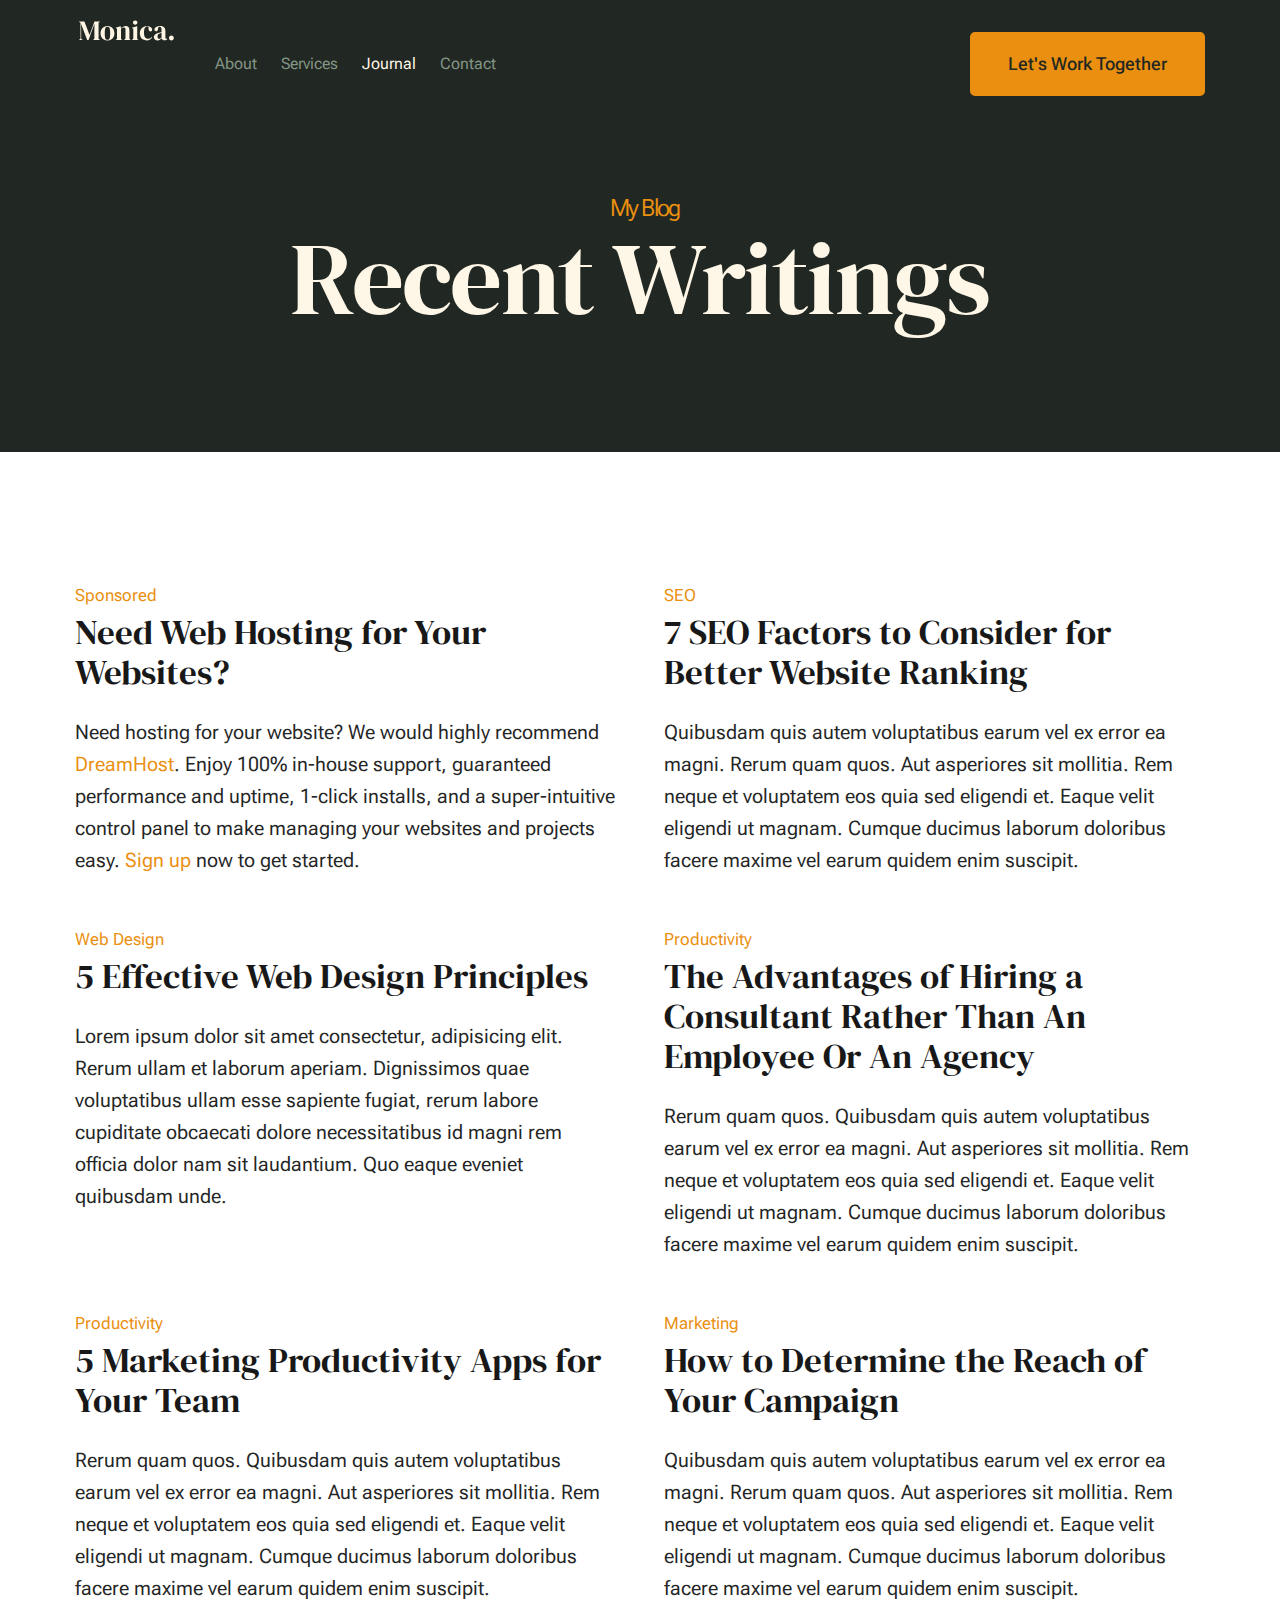
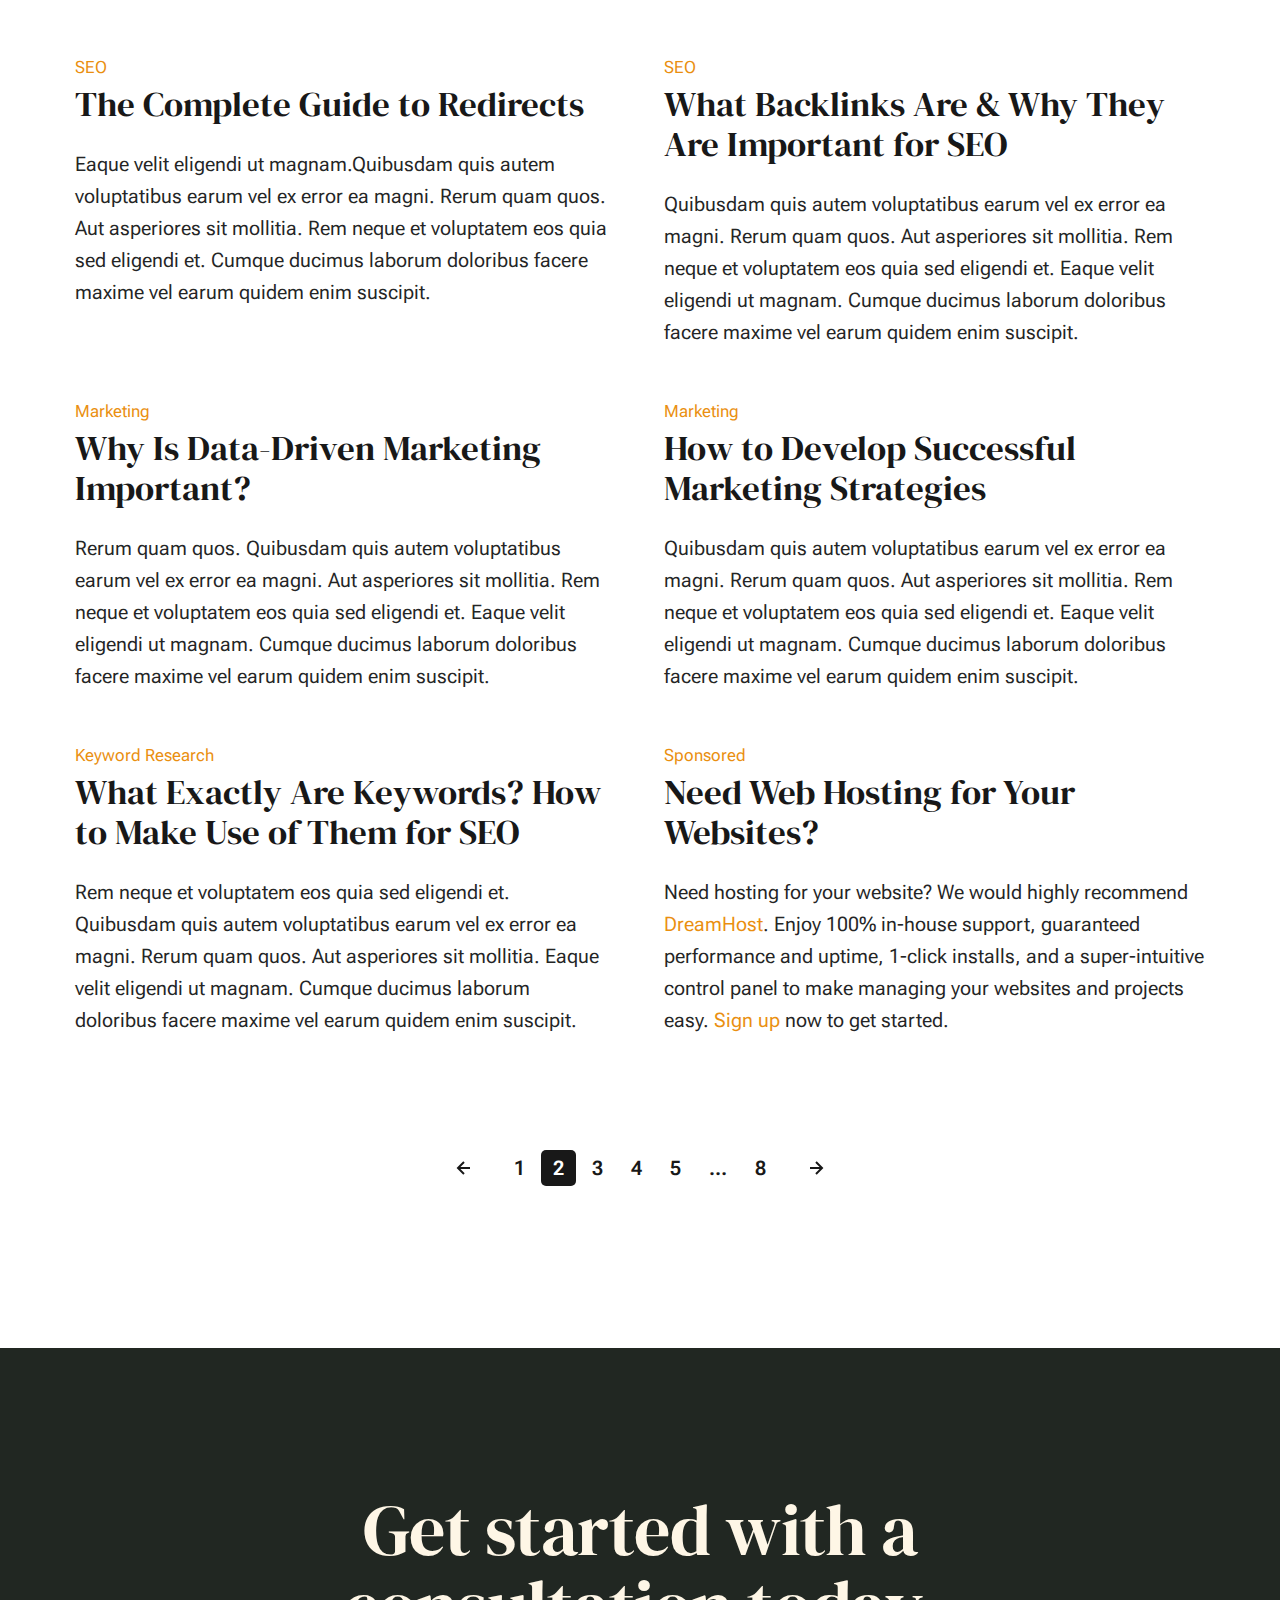
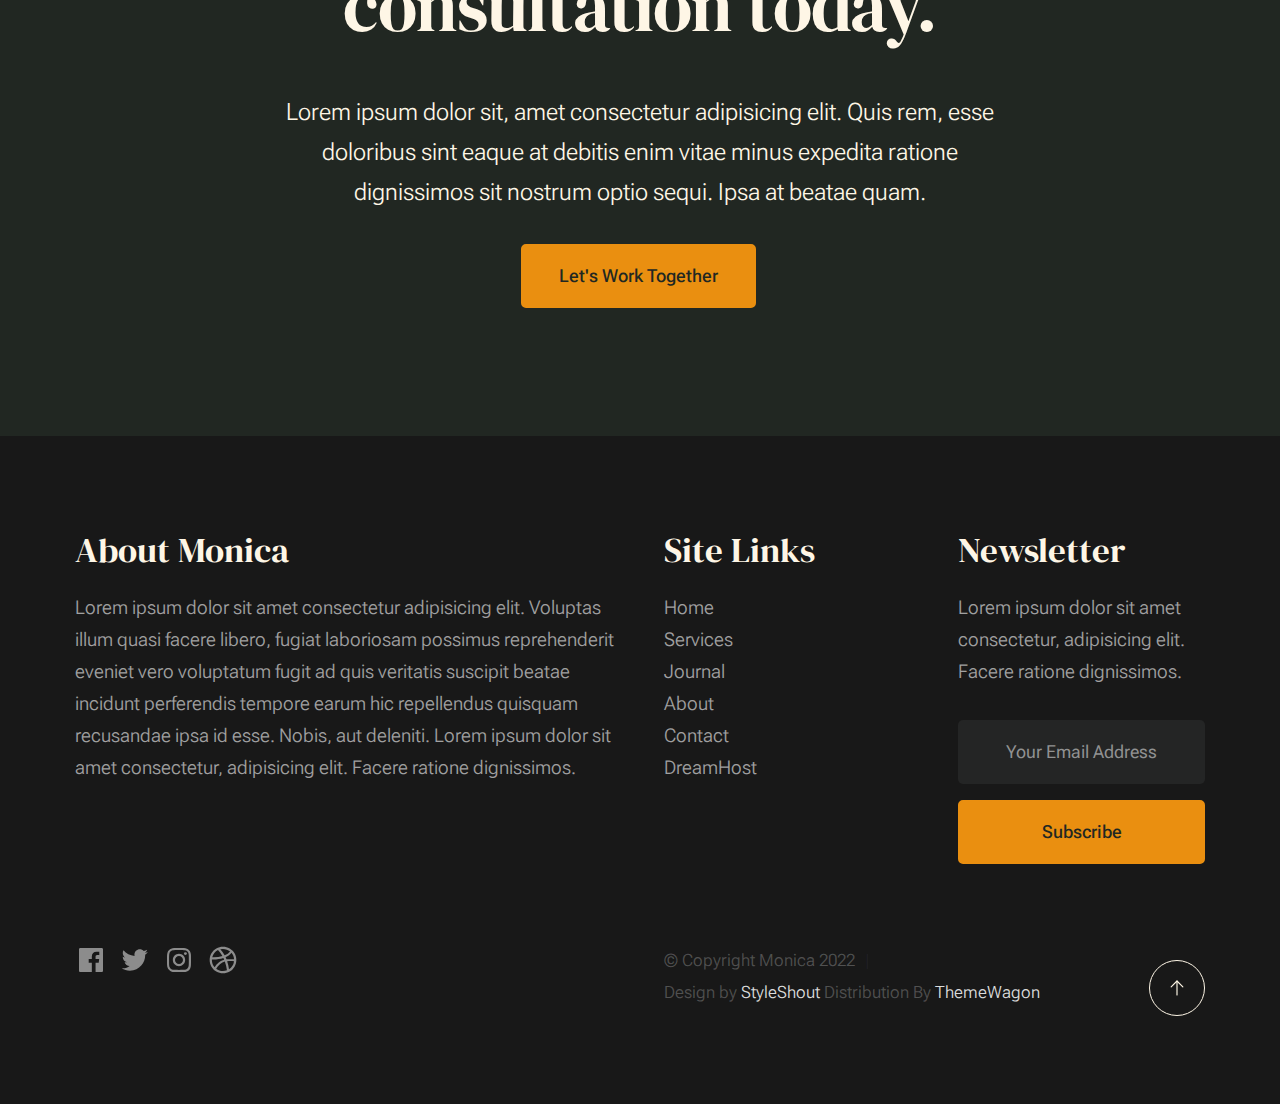
<file: monica-1,0,0/blog.html>
<!DOCTYPE html>
<html lang="en" class="no-js" >
<head>

    <!--- basic page needs
    ================================================== -->
    <meta charset="utf-8">
    <meta name="viewport" content="width=device-width, initial-scale=1">
    <title>Blog - Monica</title>

    <script>
        document.documentElement.classList.remove('no-js');
        document.documentElement.classList.add('js');
    </script>

    <!-- CSS
    ================================================== -->
    <link rel="stylesheet" href="css/vendor.css">
    <link rel="stylesheet" href="css/styles.css">

    <!-- favicons
    ================================================== -->
    <link rel="apple-touch-icon" sizes="180x180" href="apple-touch-icon.png">
    <link rel="icon" type="image/png" sizes="32x32" href="favicon-32x32.png">
    <link rel="icon" type="image/png" sizes="16x16" href="favicon-16x16.png">
    <link rel="manifest" href="site.webmanifest">

</head>


<body id="top">


    <!-- preloader
    ================================================== -->
    <div id="preloader">
        <div id="loader" class="dots-fade">
            <div></div>
            <div></div>
            <div></div>
        </div>
    </div>


    <!-- page wrap
    ================================================== -->
    <div id="page" class="s-pagewrap">

        <!-- # site header 
        ================================================== -->
        <header class="s-header">

            <div class="row s-header__inner width-sixteen-col">

                <div class="s-header__block">
                    <div class="s-header__logo">
                        <a class="logo" href="index.html">
                            <img src="images/logo.svg" alt="Homepage">
                        </a>
                    </div>

                    <a class="s-header__menu-toggle" href="#0"><span>Menu</span></a>
                </div> <!-- end s-header__block -->

                <nav class="s-header__nav">
    
                    <ul class="s-header__menu-links">
                        <li><a href="about.html">About</a></li>
                        <li><a href="services.html">Services</a></li>
                        <li class="current"><a href="blog.html">Journal</a></li>
                        <li><a href="contact.html">Contact</a></li>
                    </ul> <!-- s-header__menu-links -->

                    <div class="s-header__contact">
                        <a href="contact.html" class="btn btn--primary s-header__contact-btn">Let's Work Together</a>                        
                    </div> <!-- s-header__contact -->
    
                </nav> <!-- end s-header__nav -->

            </div> <!-- end s-header__inner -->

        </header> <!-- end s-header -->


        <!-- # site main content
        ================================================== -->
        <section id="content" class="s-content">

               <section class="s-pageheader pageheader">
                    <div class="row">
                        <div class="column xl-12">
                            <h1 class="page-title">
                                <span class="page-title__small-type text-pretitle">My Blog</span>
                                Recent Writings
                            </h1>
                        </div>
                    </div>
               </section>   

               <section class="s-pagecontent pagecontent">

                    <div class="row">
                        <div class="column xl-12 grid-block">          
        
                            <!-- <div class="grid-full">         -->
                                <div class="grid-full grid-list-items">

                                    <div class="grid-list-items__item blog-card">
                                        <div class="blog-card__header">
                                            <div class="blog-card__cat-links">
                                                <a href="blog.html">Sponsored</a>
                                            </div>
                                            <h3 class="blog-card__title"><a href="https://www.dreamhost.com/r.cgi?287326">Need Web Hosting for Your Websites?</a></h3>
                                        </div>
                                        <div class="blog-card__text">
                                            <p>
                                            Need hosting for your website? We would highly recommend <a href="https://www.dreamhost.com/r.cgi?287326">DreamHost</a>.
                                            Enjoy 100% in-house support, guaranteed performance and uptime, 1-click installs, and a super-intuitive control 
                                            panel to make managing your websites and projects easy. <a href="https://www.dreamhost.com/r.cgi?287326">Sign up</a> now to get started.
                                            </p>
                                        </div>
                                    </div> <!-- end blog-card -->
                                    <div class="grid-list-items__item blog-card">
                                        <div class="blog-card__header">
                                            <div class="blog-card__cat-links">
                                                <a href="blog.html">SEO</a>
                                            </div>
                                            <h3 class="blog-card__title"><a href="single.html">7 SEO Factors to Consider for Better Website Ranking</a></h3>
                                        </div>
                                        <div class="blog-card__text">
                                            <p>
                                            Quibusdam quis autem voluptatibus earum vel ex error ea magni. Rerum quam quos. Aut asperiores 
                                            sit mollitia. Rem neque et voluptatem eos quia sed eligendi et. Eaque velit eligendi ut 
                                            magnam. Cumque ducimus laborum doloribus facere maxime vel earum quidem enim suscipit.
                                            </p>
                                        </div>
                                    </div> <!-- end blog-card -->
                                    <div class="grid-list-items__item blog-card">
                                        <div class="blog-card__header">
                                            <div class="blog-card__cat-links">
                                                <a href="blog.html">Web Design</a>
                                            </div>
                                            <h3 class="blog-card__title"><a href="single.html">5 Effective Web Design Principles</a></h3>
                                        </div>
                                        <div class="blog-card__text">
                                            <p>
                                            Lorem ipsum dolor sit amet consectetur, adipisicing elit. Rerum ullam et laborum aperiam. 
                                            Dignissimos quae voluptatibus ullam esse sapiente fugiat, rerum labore cupiditate obcaecati 
                                            dolore necessitatibus id magni rem officia dolor nam sit laudantium. Quo eaque eveniet quibusdam unde. 
                                            </p>
                                        </div>
                                    </div> <!-- end blog card -->
                                    <div class="grid-list-items__item blog-card">
                                        <div class="blog-card__header">
                                            <div class="blog-card__cat-links">
                                                <a href="blog.html">Productivity</a>
                                            </div>
                                            <h3 class="blog-card__title"><a href="single.html">The Advantages of Hiring a Consultant Rather Than An Employee Or An Agency</a></h3>
                                        </div>
                                        <div class="blog-card__text">
                                            <p>
                                            Rerum quam quos. Quibusdam quis autem voluptatibus earum vel ex error ea magni. Aut asperiores 
                                            sit mollitia. Rem neque et voluptatem eos quia sed eligendi et. Eaque velit eligendi ut 
                                            magnam. Cumque ducimus laborum doloribus facere maxime vel earum quidem enim suscipit.
                                            </p>
                                        </div>
                                    </div> <!-- end blog-card -->
                                    <div class="grid-list-items__item blog-card">
                                        <div class="blog-card__header">
                                            <div class="blog-card__cat-links">
                                                <a href="blog.html">Productivity</a>
                                            </div>
                                            <h3 class="blog-card__title"><a href="single.html">5 Marketing Productivity Apps for Your Team</a></h3>
                                        </div>
                                        <div class="blog-card__text">
                                            <p>
                                            Rerum quam quos. Quibusdam quis autem voluptatibus earum vel ex error ea magni. Aut asperiores 
                                            sit mollitia. Rem neque et voluptatem eos quia sed eligendi et. Eaque velit eligendi ut 
                                            magnam. Cumque ducimus laborum doloribus facere maxime vel earum quidem enim suscipit.
                                            </p>
                                        </div>
                                    </div> <!-- end blog-card -->
                                    <div class="grid-list-items__item blog-card">
                                        <div class="blog-card__header">
                                            <div class="blog-card__cat-links">
                                                <a href="blog.html">Marketing</a>
                                            </div>
                                            <h3 class="blog-card__title"><a href="single.html">How to Determine the Reach of Your Campaign</a></h3>
                                        </div>
                                        <div class="blog-card__text">
                                            <p>
                                            Quibusdam quis autem voluptatibus earum vel ex error ea magni. Rerum quam quos. Aut asperiores 
                                            sit mollitia. Rem neque et voluptatem eos quia sed eligendi et. Eaque velit eligendi ut 
                                            magnam. Cumque ducimus laborum doloribus facere maxime vel earum quidem enim suscipit.
                                            </p>
                                        </div>
                                    </div> <!-- end blog-card -->
                                    <div class="grid-list-items__item blog-card">
                                        <div class="blog-card__header">
                                            <div class="blog-card__cat-links">
                                                <a href="blog.html">SEO</a>
                                            </div>
                                            <h3 class="blog-card__title"><a href="single.html">The Complete Guide to Redirects</a></h3>
                                        </div>
                                        <div class="blog-card__text">
                                            <p>
                                            Eaque velit eligendi ut magnam.Quibusdam quis autem voluptatibus earum vel 
                                            ex error ea magni. Rerum quam quos. Aut asperiores sit mollitia. Rem neque et 
                                            voluptatem eos quia sed eligendi et. Cumque ducimus laborum doloribus facere maxime 
                                            vel earum quidem enim suscipit.
                                            </p>
                                        </div>
                                    </div> <!-- end blog card -->
                                    <div class="grid-list-items__item blog-card">
                                        <div class="blog-card__header">
                                            <div class="blog-card__cat-links">
                                                <a href="blog.html">SEO</a>
                                            </div>
                                            <h3 class="blog-card__title"><a href="single.html">What Backlinks Are & Why They Are Important for SEO</a></h3>
                                        </div>
                                        <div class="blog-card__text">
                                            <p>
                                            Quibusdam quis autem voluptatibus earum vel ex error ea magni. Rerum quam quos. Aut asperiores 
                                            sit mollitia. Rem neque et voluptatem eos quia sed eligendi et. Eaque velit eligendi ut 
                                            magnam. Cumque ducimus laborum doloribus facere maxime vel earum quidem enim suscipit.
                                            </p>
                                        </div>
                                    </div> <!-- end blog-card -->
                                    <div class="grid-list-items__item blog-card">
                                        <div class="blog-card__header">
                                            <div class="blog-card__cat-links">
                                                <a href="blog.html">Marketing</a>
                                            </div>
                                            <h3 class="blog-card__title"><a href="single.html">Why Is Data-Driven Marketing Important?</a></h3>
                                        </div>
                                        <div class="blog-card__text">
                                            <p>
                                            Rerum quam quos. Quibusdam quis autem voluptatibus earum vel ex error ea magni. Aut asperiores 
                                            sit mollitia. Rem neque et voluptatem eos quia sed eligendi et. Eaque velit eligendi ut 
                                            magnam. Cumque ducimus laborum doloribus facere maxime vel earum quidem enim suscipit.
                                            </p>
                                        </div>
                                    </div> <!-- end blog card -->
                                    <div class="grid-list-items__item blog-card">
                                        <div class="blog-card__header">
                                            <div class="blog-card__cat-links">
                                                <a href="blog.html">Marketing</a>
                                            </div>
                                            <h3 class="blog-card__title"><a href="single.html">How to Develop Successful Marketing Strategies</a></h3>
                                        </div>
                                        <div class="blog-card__text">
                                            <p>
                                            Quibusdam quis autem voluptatibus earum vel ex error ea magni. Rerum quam quos. Aut asperiores 
                                            sit mollitia. Rem neque et voluptatem eos quia sed eligendi et. Eaque velit eligendi ut 
                                            magnam. Cumque ducimus laborum doloribus facere maxime vel earum quidem enim suscipit.
                                            </p>
                                        </div>
                                    </div> <!-- end blog-card -->
                                    <div class="grid-list-items__item blog-card">
                                        <div class="blog-card__header">
                                            <div class="blog-card__cat-links">
                                                <a href="blog.html">Keyword Research</a>
                                            </div>
                                            <h3 class="blog-card__title"><a href="single.html">What Exactly Are Keywords? How to Make Use of Them for SEO</a></h3>
                                        </div>
                                        <div class="blog-card__text">
                                            <p>
                                            Rem neque et voluptatem eos quia sed eligendi et. Quibusdam quis autem voluptatibus earum vel ex error ea magni. 
                                            Rerum quam quos. Aut asperiores sit mollitia. Eaque velit eligendi ut 
                                            magnam. Cumque ducimus laborum doloribus facere maxime vel earum quidem enim suscipit.
                                            </p>
                                        </div>
                                    </div> <!-- end blog-card -->
                                    <div class="grid-list-items__item blog-card">
                                        <div class="blog-card__header">
                                            <div class="blog-card__cat-links">
                                                <a href="blog.html">Sponsored</a>
                                            </div>
                                            <h3 class="blog-card__title"><a href="https://www.dreamhost.com/r.cgi?287326">Need Web Hosting for Your Websites?</a></h3>
                                        </div>
                                        <div class="blog-card__text">
                                            <p>
                                            Need hosting for your website? We would highly recommend <a href="https://www.dreamhost.com/r.cgi?287326">DreamHost</a>.
                                            Enjoy 100% in-house support, guaranteed performance and uptime, 1-click installs, and a super-intuitive control 
                                            panel to make managing your websites and projects easy. <a href="https://www.dreamhost.com/r.cgi?287326">Sign up</a> now to get started.
                                            </p>
                                        </div>
                                    </div> <!-- end blog card -->
        
                                </div> <!-- grid-list-items -->
                            <!-- </div>     -->

                        </div> <!-- end grid-block-->
                    </div> <!-- end row -->

                    <!-- pagination -->
                    <div class="row navigation pagination">
                        <div class="column xl-12">
                            <nav class="pgn">
                                <ul>
                                    <li>
                                        <a class="pgn__prev" href="#0">
                                            <svg xmlns="http://www.w3.org/2000/svg" width="24" height="24" viewBox="0 0 24 24"><path d="M12.707 17.293L8.414 13H18v-2H8.414l4.293-4.293-1.414-1.414L4.586 12l6.707 6.707z"/></svg>
                                        </a>
                                    </li>
                                    <li><a class="pgn__num" href="#0">1</a></li>
                                    <li><span class="pgn__num current">2</span></li>
                                    <li><a class="pgn__num" href="#0">3</a></li>
                                    <li><a class="pgn__num" href="#0">4</a></li>
                                    <li><a class="pgn__num" href="#0">5</a></li>
                                    <li><span class="pgn__num dots">…</span></li>
                                    <li><a class="pgn__num" href="#0">8</a></li>
                                    <li>
                                        <a class="pgn__next" href="#0">
                                            <svg xmlns="http://www.w3.org/2000/svg" width="24" height="24" viewBox="0 0 24 24"><path d="M11.293 17.293l1.414 1.414L19.414 12l-6.707-6.707-1.414 1.414L15.586 11H6v2h9.586z"/></svg>
                                        </a>
                                    </li>
                                </ul>
                            </nav>
                        </div> <!-- end column -->
                    </div> <!-- end pagination -->

               </section>

        </section> <!-- s-content-->

        <!-- # cta
        ================================================== -->
        <section id="cta" class="s-cta">

            <div class="row row-x-center text-center">
                <div class="column xl-8 lg-12">

                    <div class="s-cta__content">
                        <h2 class="text-display-title">
                        Get started with a consultation today.
                        </h2>
                        <p class="lead">
                        Lorem ipsum dolor sit, amet consectetur adipisicing elit. Quis rem, esse doloribus sint eaque at debitis enim vitae minus expedita ratione dignissimos sit nostrum optio sequi. Ipsa at beatae quam.
                        </p>
                        <a href="contact.html" class="btn btn--primary">Let's Work Together</a>
                    </div>

                </div>
            </div>

        </section> <!-- end s-cta -->


        <!-- # footer 
        ================================================== -->
        <footer class="s-footer">
            <div class="row s-footer__content">
                <div class="column xl-6 lg-6 md-12 s-footer__block s-footer__about">                    
                    <h3>About Monica</h3>
                    <p>
                    Lorem ipsum dolor sit amet consectetur adipisicing elit. Voluptas illum quasi facere libero, 
                    fugiat laboriosam possimus reprehenderit eveniet vero voluptatum fugit ad quis veritatis suscipit beatae 
                    incidunt perferendis tempore earum hic repellendus quisquam recusandae ipsa id esse. Nobis, aut deleniti.
                    Lorem ipsum dolor sit amet consectetur, adipisicing elit. Facere ratione dignissimos.
                    </p>               
                </div>                
                <div class="column xl-3 lg-6 md-12 s-footer__block s-footer__site-links">
                    <h3>Site Links</h3>
                    <ul class="link-list">
                        <li><a href="index.html">Home</a></li>
                        <li><a href="services.html">Services</a></li>
                        <li><a href="blog.html">Journal</a></li>
                        <li><a href="about.html">About</a></li>
                        <li><a href="contact.html">Contact</a></li>
                        <li><a href="https://www.dreamhost.com/r.cgi?287326">DreamHost</a></li>
                    </ul>
                </div>
                <div class="column xl-3 lg-6 md-12 tab-12 s-footer__block s-footer__newsletter">
                    <h3>Newsletter</h3>

                    <p>
                    Lorem ipsum dolor sit amet consectetur, adipisicing elit. Facere ratione dignissimos.
                    </p>

                    <div class="subscribe-form">
                        <form id="mc-form" class="mc-form">
                            <input type="email" name="EMAIL" id="mce-EMAIL" class="u-fullwidth text-center" placeholder="Your Email Address" title="The domain portion of the email address is invalid (the portion after the @)." pattern="^([^\x00-\x20\x22\x28\x29\x2c\x2e\x3a-\x3c\x3e\x40\x5b-\x5d\x7f-\xff]+|\x22([^\x0d\x22\x5c\x80-\xff]|\x5c[\x00-\x7f])*\x22)(\x2e([^\x00-\x20\x22\x28\x29\x2c\x2e\x3a-\x3c\x3e\x40\x5b-\x5d\x7f-\xff]+|\x22([^\x0d\x22\x5c\x80-\xff]|\x5c[\x00-\x7f])*\x22))*\x40([^\x00-\x20\x22\x28\x29\x2c\x2e\x3a-\x3c\x3e\x40\x5b-\x5d\x7f-\xff]+|\x5b([^\x0d\x5b-\x5d\x80-\xff]|\x5c[\x00-\x7f])*\x5d)(\x2e([^\x00-\x20\x22\x28\x29\x2c\x2e\x3a-\x3c\x3e\x40\x5b-\x5d\x7f-\xff]+|\x5b([^\x0d\x5b-\x5d\x80-\xff]|\x5c[\x00-\x7f])*\x5d))*(\.\w{2,})+$" required>
                            <input type="submit" name="subscribe" value="Subscribe" class="btn btn--primary btn--small u-fullwidth">
                            <!-- <div style="position: absolute; left: -5000px;" aria-hidden="true"><input type="text" name="b_cdb7b577e41181934ed6a6a44_9a91cfe7b3" tabindex="-1" value=""></div> -->
                            <div class="mc-status"></div>
                        </form>
                    </div>
                </div>
            </div>    
            
            <div class="row s-footer__bottom">
                <div class="column xl-6 lg-12">
                    <ul class="s-footer__social social-list">
                        <li>
                            <a href="#0">
                                <svg xmlns="http://www.w3.org/2000/svg" width="24" height="24" viewBox="0 0 24 24" style="fill:rgba(0, 0, 0, 1);transform:;-ms-filter:"><path d="M20,3H4C3.447,3,3,3.448,3,4v16c0,0.552,0.447,1,1,1h8.615v-6.96h-2.338v-2.725h2.338v-2c0-2.325,1.42-3.592,3.5-3.592 c0.699-0.002,1.399,0.034,2.095,0.107v2.42h-1.435c-1.128,0-1.348,0.538-1.348,1.325v1.735h2.697l-0.35,2.725h-2.348V21H20 c0.553,0,1-0.448,1-1V4C21,3.448,20.553,3,20,3z"></path></svg>
                                <span class="u-screen-reader-text">Facebook</span>
                            </a>
                        </li>
                        <li>
                            <a href="#0">
                                <svg xmlns="http://www.w3.org/2000/svg" width="24" height="24" viewBox="0 0 24 24" style="fill:rgba(0, 0, 0, 1);transform:;-ms-filter:"><path d="M19.633,7.997c0.013,0.175,0.013,0.349,0.013,0.523c0,5.325-4.053,11.461-11.46,11.461c-2.282,0-4.402-0.661-6.186-1.809 c0.324,0.037,0.636,0.05,0.973,0.05c1.883,0,3.616-0.636,5.001-1.721c-1.771-0.037-3.255-1.197-3.767-2.793 c0.249,0.037,0.499,0.062,0.761,0.062c0.361,0,0.724-0.05,1.061-0.137c-1.847-0.374-3.23-1.995-3.23-3.953v-0.05 c0.537,0.299,1.16,0.486,1.82,0.511C3.534,9.419,2.823,8.184,2.823,6.787c0-0.748,0.199-1.434,0.548-2.032 c1.983,2.443,4.964,4.04,8.306,4.215c-0.062-0.3-0.1-0.611-0.1-0.923c0-2.22,1.796-4.028,4.028-4.028 c1.16,0,2.207,0.486,2.943,1.272c0.91-0.175,1.782-0.512,2.556-0.973c-0.299,0.935-0.936,1.721-1.771,2.22 c0.811-0.088,1.597-0.312,2.319-0.624C21.104,6.712,20.419,7.423,19.633,7.997z"></path></svg>
                                <span class="u-screen-reader-text">Twitter</span>
                            </a>
                        </li>
                        <li>
                            <a href="#0">
                                <svg xmlns="http://www.w3.org/2000/svg" width="24" height="24" viewBox="0 0 24 24" style="fill:rgba(0, 0, 0, 1);transform:;-ms-filter:"><path d="M11.999,7.377c-2.554,0-4.623,2.07-4.623,4.623c0,2.554,2.069,4.624,4.623,4.624c2.552,0,4.623-2.07,4.623-4.624 C16.622,9.447,14.551,7.377,11.999,7.377L11.999,7.377z M11.999,15.004c-1.659,0-3.004-1.345-3.004-3.003 c0-1.659,1.345-3.003,3.004-3.003s3.002,1.344,3.002,3.003C15.001,13.659,13.658,15.004,11.999,15.004L11.999,15.004z"></path><circle cx="16.806" cy="7.207" r="1.078"></circle><path d="M20.533,6.111c-0.469-1.209-1.424-2.165-2.633-2.632c-0.699-0.263-1.438-0.404-2.186-0.42 c-0.963-0.042-1.268-0.054-3.71-0.054s-2.755,0-3.71,0.054C7.548,3.074,6.809,3.215,6.11,3.479C4.9,3.946,3.945,4.902,3.477,6.111 c-0.263,0.7-0.404,1.438-0.419,2.186c-0.043,0.962-0.056,1.267-0.056,3.71c0,2.442,0,2.753,0.056,3.71 c0.015,0.748,0.156,1.486,0.419,2.187c0.469,1.208,1.424,2.164,2.634,2.632c0.696,0.272,1.435,0.426,2.185,0.45 c0.963,0.042,1.268,0.055,3.71,0.055s2.755,0,3.71-0.055c0.747-0.015,1.486-0.157,2.186-0.419c1.209-0.469,2.164-1.424,2.633-2.633 c0.263-0.7,0.404-1.438,0.419-2.186c0.043-0.962,0.056-1.267,0.056-3.71s0-2.753-0.056-3.71C20.941,7.57,20.801,6.819,20.533,6.111z M19.315,15.643c-0.007,0.576-0.111,1.147-0.311,1.688c-0.305,0.787-0.926,1.409-1.712,1.711c-0.535,0.199-1.099,0.303-1.67,0.311 c-0.95,0.044-1.218,0.055-3.654,0.055c-2.438,0-2.687,0-3.655-0.055c-0.569-0.007-1.135-0.112-1.669-0.311 c-0.789-0.301-1.414-0.923-1.719-1.711c-0.196-0.534-0.302-1.099-0.311-1.669c-0.043-0.95-0.053-1.218-0.053-3.654 c0-2.437,0-2.686,0.053-3.655c0.007-0.576,0.111-1.146,0.311-1.687c0.305-0.789,0.93-1.41,1.719-1.712 c0.534-0.198,1.1-0.303,1.669-0.311c0.951-0.043,1.218-0.055,3.655-0.055c2.437,0,2.687,0,3.654,0.055 c0.571,0.007,1.135,0.112,1.67,0.311c0.786,0.303,1.407,0.925,1.712,1.712c0.196,0.534,0.302,1.099,0.311,1.669 c0.043,0.951,0.054,1.218,0.054,3.655c0,2.436,0,2.698-0.043,3.654H19.315z"></path></svg>
                                <span class="u-screen-reader-text">Instagram</span>
                            </a>
                        </li>
                        <li>
                            <a href="#0">
                                <svg xmlns="http://www.w3.org/2000/svg" width="24" height="24" viewBox="0 0 24 24" style="fill: rgba(0, 0, 0, 1);transform: ;msFilter:;"><path d="M20.66 6.98a9.932 9.932 0 0 0-3.641-3.64C15.486 2.447 13.813 2 12 2s-3.486.447-5.02 1.34c-1.533.893-2.747 2.107-3.64 3.64S2 10.187 2 12s.446 3.487 1.34 5.02a9.924 9.924 0 0 0 3.641 3.64C8.514 21.553 10.187 22 12 22s3.486-.447 5.02-1.34a9.932 9.932 0 0 0 3.641-3.64C21.554 15.487 22 13.813 22 12s-.446-3.487-1.34-5.02zM12 3.66c2 0 3.772.64 5.32 1.919-.92 1.174-2.286 2.14-4.1 2.9-1.002-1.813-2.088-3.327-3.261-4.54A7.715 7.715 0 0 1 12 3.66zM5.51 6.8a8.116 8.116 0 0 1 2.711-2.22c1.212 1.201 2.325 2.7 3.34 4.5-2 .6-4.114.9-6.341.9-.573 0-1.006-.013-1.3-.04A8.549 8.549 0 0 1 5.51 6.8zM3.66 12c0-.054.003-.12.01-.2.007-.08.01-.146.01-.2.254.014.641.02 1.161.02 2.666 0 5.146-.367 7.439-1.1.187.373.381.793.58 1.26-1.32.293-2.674 1.006-4.061 2.14S6.4 16.247 5.76 17.5c-1.4-1.587-2.1-3.42-2.1-5.5zM12 20.34c-1.894 0-3.594-.587-5.101-1.759.601-1.187 1.524-2.322 2.771-3.401 1.246-1.08 2.483-1.753 3.71-2.02a29.441 29.441 0 0 1 1.56 6.62 8.166 8.166 0 0 1-2.94.56zm7.08-3.96a8.351 8.351 0 0 1-2.58 2.621c-.24-2.08-.7-4.107-1.379-6.081.932-.066 1.765-.1 2.5-.1.799 0 1.686.034 2.659.1a8.098 8.098 0 0 1-1.2 3.46zm-1.24-5c-1.16 0-2.233.047-3.22.14a27.053 27.053 0 0 0-.68-1.62c2.066-.906 3.532-2.006 4.399-3.3 1.2 1.414 1.854 3.027 1.96 4.84-.812-.04-1.632-.06-2.459-.06z"></path></svg>
                                <span class="u-screen-reader-text">Dribbble</span>
                            </a>
                        </li>
                    </ul> <!-- end s-footer__social -->
                </div>
                <div class="column xl-6 lg-12">
                    <p class="ss-copyright">
                        <span>© Copyright Monica 2022</span> 
                        <span>Design by <a href="https://www.styleshout.com/">StyleShout</a> Distribution By <a href="https://themewagon.com">ThemeWagon</a></span>
                    </p>
                </div>

                <div class="ss-go-top">
                    <a class="smoothscroll" title="Back to Top" href="#top">
                        <svg xmlns="http://www.w3.org/2000/svg" viewBox="0 0 24 24" width="36" height="36" fill="none" stroke="#ffffff" stroke-width="1" stroke-linecap="round" stroke-linejoin="round">&lt;!--!  Atomicons Free 1.00 by @atisalab License - https://atomicons.com/license/ (Icons: CC BY 4.0) Copyright 2021 Atomicons --&gt;<polyline points="17 11 12 6 7 11"></polyline><line x1="12" y1="18" x2="12" y2="6"></line></svg>
                    </a>
                </div> <!-- end ss-go-top -->
            </div>
            
        </footer> <!-- end s-footer -->

    </div> <!-- end page-wrap -->

    <!-- Java Script
    ================================================== -->
    <script src="js/plugins.js"></script>
    <script src="js/main.js"></script>

</body>
</html>
</file>
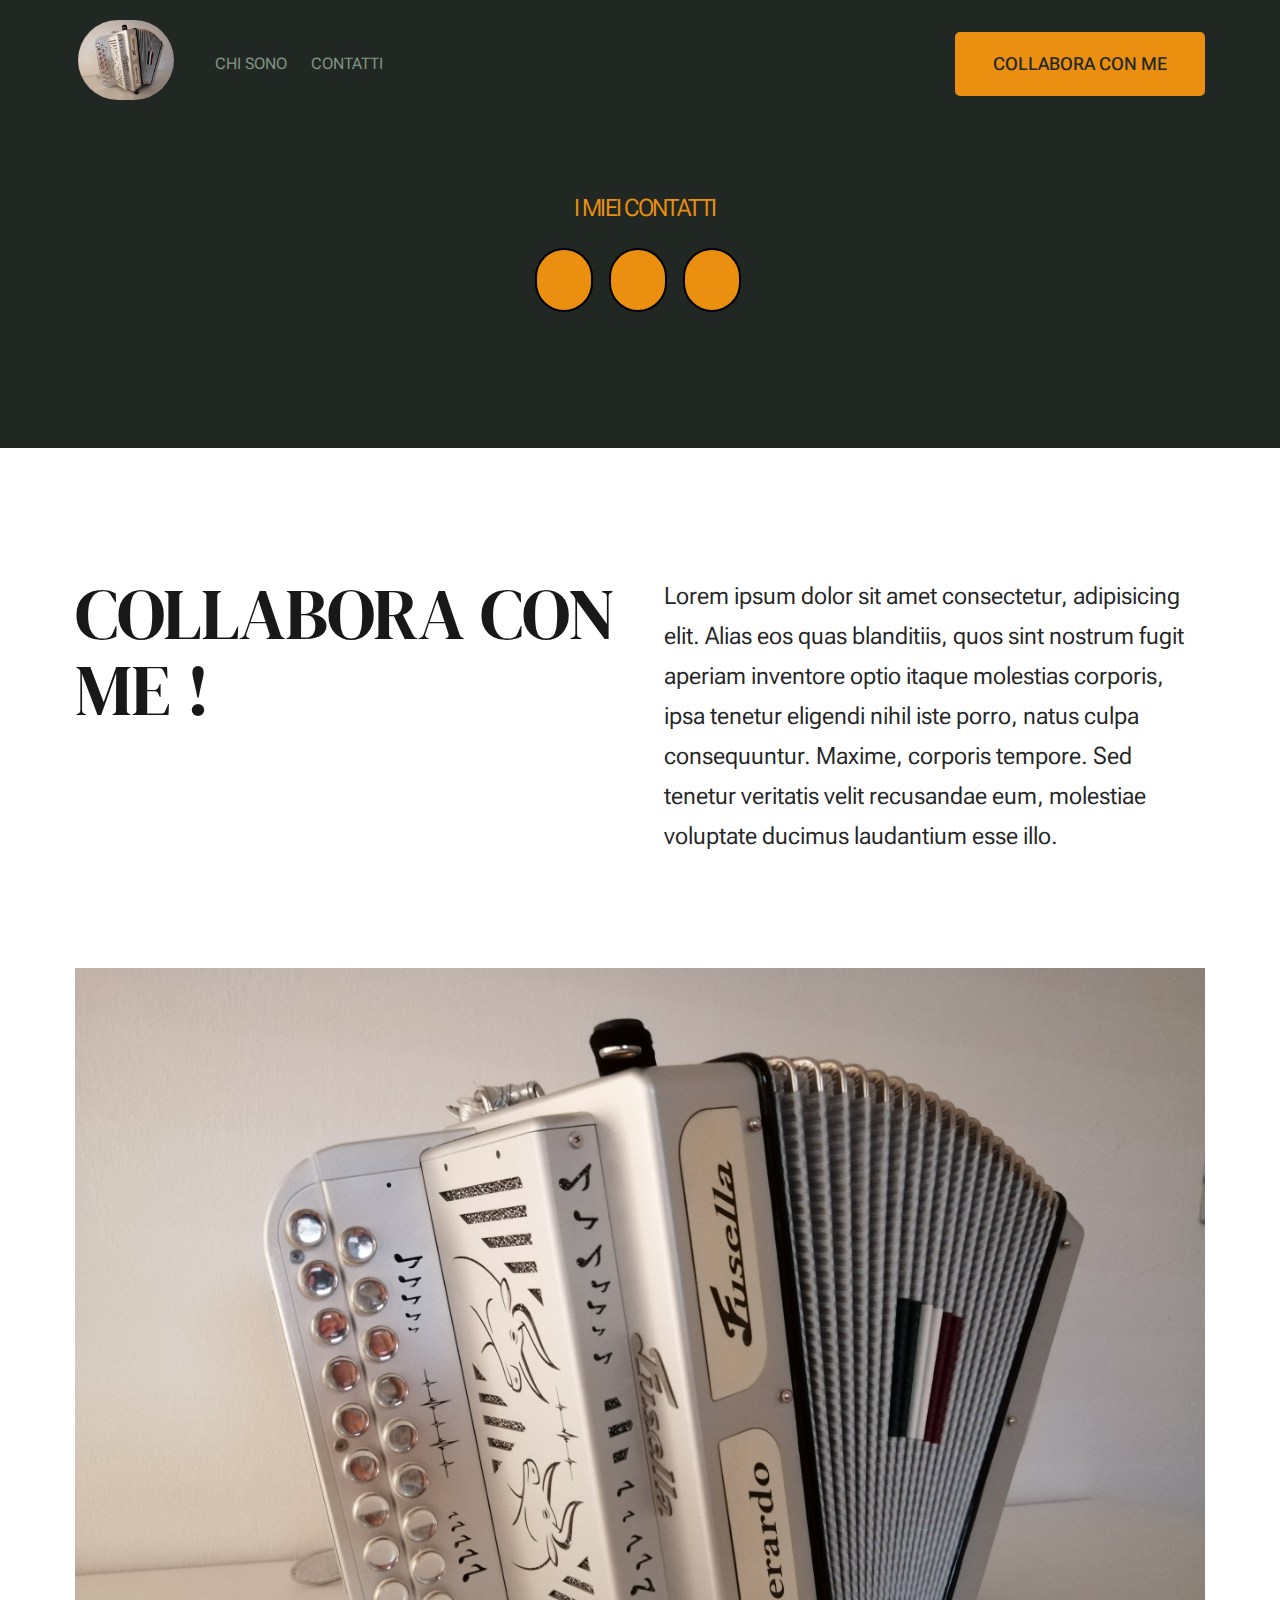
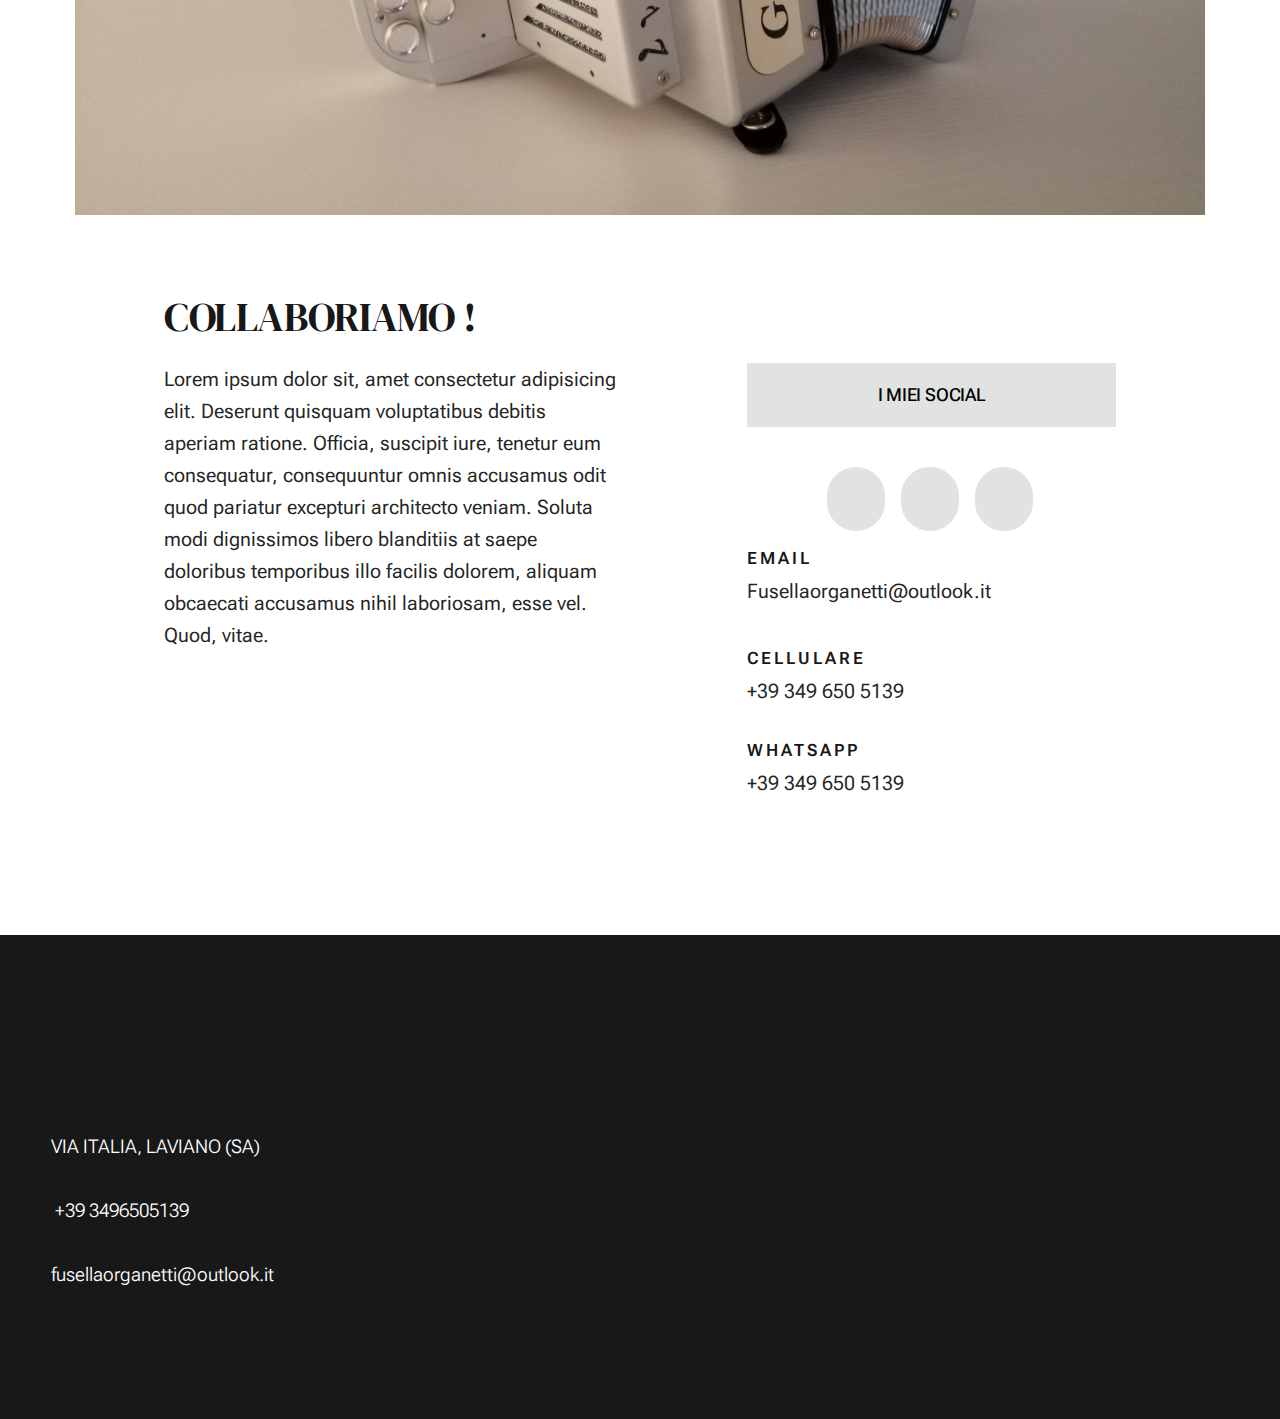
<file: monica-1,0,0/contact.html>
<!DOCTYPE html>
<html lang="en" class="no-js" >
<head>

    <!--- basic page needs
    ================================================== -->
    <meta charset="utf-8">
    <meta name="viewport" content="width=device-width, initial-scale=1">
    <title>CONTATTI</title>

    <script>
        document.documentElement.classList.remove('no-js');
        document.documentElement.classList.add('js');
    </script>

    <!-- CSS
    ================================================== -->
    <link rel="stylesheet" href="css/vendor.css">
    <link rel="stylesheet" href="css/styles.css">
     <!-- CDN -->
    <link rel="stylesheet" href="https://cdnjs.cloudflare.com/ajax/libs/font-awesome/6.6.0/css/all.min.css" integrity="sha512-Kc323vGBEqzTmouAECnVceyQqyqdsSiqLQISBL29aUW4U/M7pSPA/gEUZQqv1cwx4OnYxTxve5UMg5GT6L4JJg==" crossorigin="anonymous" referrerpolicy="no-referrer" />


    <!-- favicons
    ================================================== -->
    <link rel="shortcut icon" href="./primafotoaaaa.jpg" type="image/x-icon">

</head>


<body id="top">


    <!-- preloader
    ================================================== -->
    <div id="preloader">
        <div id="loader" class="dots-fade">
            <div></div>
            <div></div>
            <div></div>
        </div>
    </div>


    <!-- page wrap
    ================================================== -->
    <div id="page" class="s-pagewrap">


        <!-- # site header 
        ================================================== -->
        <header class="s-header">
            <div class="row s-header__inner width-sixteen-col">

                <div class="s-header__block">
                    <div class="s-header__logo">
                        <a class="logo" href="index.html">
                            <img class="logo" src="./primafotoaaaa.jpg" alt="Homepage">
                        </a>
                    </div>

                    <a class="s-header__menu-toggle" href="#0"><span>Menu</span></a>
                </div> <!-- end s-header__block -->

                <nav class="s-header__nav">
    
                    <ul class="s-header__menu-links">
                        <li><a href="about.html">CHI SONO</a></li>
                        <li><a href="contact.html">CONTATTI</a></li>
                    </ul> <!-- s-header__menu-links -->

                    <div class="s-header__contact">
                        <a href="contact.html" class="btn btn--primary s-header__contact-btn">COLLABORA CON ME</a>    
                                            
                    </div> <!-- s-header__contact -->
    
                </nav> <!-- end s-header__nav -->

            </div> <!-- end s-header__inner -->
        </header> <!-- end s-header -->


        <!-- # site main content
        ================================================== -->
        <section id="content" class="s-content">

               <section class="s-pageheader pageheader">
                    <div class="row">
                        <div class="column xl-12">
                            <h1 class="page-title">
                                <span class="page-title__small-type text-pretitle">I MIEI CONTATTI</span>
                                
                                    
                                    <ul class="s-about__social social-list">
                                        <li>
                                            <a class="cursor btn btn-square btn-secondary rounded-circle me-2 iconecontact" href="https://www.facebook.com/gerardo.fusella"><i class="fab fa-facebook-f"></i></a>
                                        </li>
                                        <li>
                                            <a class="cursor btn btn-square btn-secondary rounded-circle me-2 iconecontact" href="https://whatsapp.com/dl/"><i class="fab fa-whatsapp whatsapp-icon"></i></a>
                                        </li>
                                        
                                        <li>
                                            <a class="cursor btn btn-square btn-secondary rounded-circle me-2 iconecontact" href="https://outlook.live.com/mail/0/inbox"><i class="fab fa-microsoft outlook-icon"></i></a>
                                        </li>
                                    </ul> 
                                
                            </h1>                            
                        </div>
                    </div>
               </section> <!--pageheader -->  

               <section class="s-pagecontent pagecontent">

                    <div class="row pageintro">
                        <div class="column xl-6 lg-12">
                            <h2 class="text-display-title">COLLABORA CON ME !</h2>
                        </div>
                        <div class="column xl-6 lg-12 u-flexitem-x-right">
                            <p class="lead">
                            Lorem ipsum dolor sit amet consectetur, adipisicing elit. Alias eos quas blanditiis, quos sint nostrum fugit aperiam 
                            inventore optio itaque molestias corporis, ipsa tenetur eligendi nihil iste porro, natus culpa consequuntur. Maxime, 
                            corporis tempore. Sed tenetur veritatis velit recusandae eum, molestiae voluptate ducimus laudantium esse illo. 
                            </p>
                        </div>                       
                    </div> <!-- pageintro -->   
                    
                    <div class="row pagemedia">
                        <d class="column xl-12">
                            <figure class="page-media">                                
                                <img src="./primafotoaaaa.jpg">
                            </figure>
                        </d>
                    </div> <!-- pagemedia --> 

                    <div class="row width-narrower pagemain">
                        <div class="column xl-12">
                            <h2>COLLABORIAMO !</h2>

                            <div class="row">
                                <div class="column xl-6 md-12 contact-cta">     
                                    <p>
                                    Lorem ipsum dolor sit, amet consectetur adipisicing elit. Deserunt quisquam voluptatibus debitis aperiam ratione. Officia, 
                                    suscipit iure, tenetur eum consequatur, consequuntur omnis accusamus odit quod pariatur excepturi architecto veniam. Soluta 
                                    modi dignissimos libero blanditiis at saepe doloribus temporibus illo facilis dolorem, aliquam obcaecati accusamus nihil 
                                    laboriosam, esse vel. Quod, vitae.
                                    </p>
        
                                  
                                </div> 
                                <div class="column xl-5 md-12 u-flexitem-x-right">

                                    <div class="s-about__content-btn grid-section-split__bottom">
                                        <h2 class="text-center imieisocial btn u-fullwidth">I MIEI SOCIAL</h2>
                                        
                                        <ul class="s-about__social social-list">
                                            <li>
                                                <a class="cursor btn btn-square btn-secondary rounded-circle me-2 icone" href="https://www.facebook.com/gerardo.fusella"><i class="fab fa-facebook-f"></i></a>
                                            </li>
                                            <li>
                                                <a class="cursor btn btn-square btn-secondary rounded-circle me-2 icone" href="https://whatsapp.com/dl/"><i class="fab fa-whatsapp whatsapp-icon"></i></a>
                                            </li>
                                            
                                            <li>
                                                <a class="cursor btn btn-square btn-secondary rounded-circle me-2 icone" href="https://outlook.live.com/mail/0/inbox"><i class="fab fa-microsoft outlook-icon"></i></a>
                                            </li>
                                        </ul> <!-- end s-footer__social -->
                                    </div> 
                                    <div class="contact-block">
                                        <h6>Email</h6>
                                        <a href="mailto:#0">Fusellaorganetti@outlook.it</a>
                                    </div>

                                    <div class="contact-block">
                                        <h6>CELLULARE</h6>
                                        <ul class="contact-list">
                                            <li><a href="tel:197-543-2345">+39 349 650 5139</a></li>
                                        </ul>
                                        <h6>whatsapp</h6>
                                        <ul class="contact-list">
                                            <li><a href="tel:197-543-2345">+39 349 650 5139</a></li>
                                        </ul>
                                    </div>

                                </div>
                            </div>
                        </div>                        
                    </div> <!-- end pagemain -->

               </section> <!-- pagecontent -->

              

        <!-- # footer 
        ================================================== -->
        <footer class="s-footer">
            <!-- Footer Start -->
    <div class="container-fluid bg-dark footer mt-5 py-5 wow fadeIn" data-wow-delay="0.1s animated slideInRight">
        <div class="container py-5">
            <div class="row g-5">
                <div class="posizione col-lg-3 col-md-6">
                    <h5 class=" text-white mb-4">POSIZIONE</h5>
                    <p class="mb-2"><i class="fa fa-map-marker-alt me-3">ㅤ</i>VIA ITALIA, LAVIANO (SA)</p>
                    <p class="mb-2"><i class="fa fa-phone-alt me-3">ㅤ </i>+39 3496505139</p>
                    <p class="mb-2"><i class="fa fa-envelope me-3">ㅤ</i>fusellaorganetti@outlook.it</p>
                    <div class="d-flex pt-3">
                    </div>
                </div>

               
            </div>
            
        </div>
        <!-- <div class="orario col-lg-3 col-md-6">
            <h5 class=" text-white mb-4">ORARIO DI LAVORO</h5>
            <p class=" mb-1">LUNEDÌ - VENERDÌ</p>
            <h6 class=" text-light">09:00  - 17:00 </h6>
            <p class="mb-1">SABATO</p>
            <h6 class=" text-light">09:00  - 12:00 </h6>
            <p class="mb-1">DOMENICA</p>
            <h6 class=" text-light">CHIUSO</h6>
        </div> -->
    </div>
    <!-- Footer End -->
            
        </footer> <!-- end s-footer -->

    </div> <!-- end page-wrap -->

    <!-- Java Script
    ================================================== -->
    <script src="js/plugins.js"></script>
    <script src="js/main.js"></script>

</body>
</html>
</file>
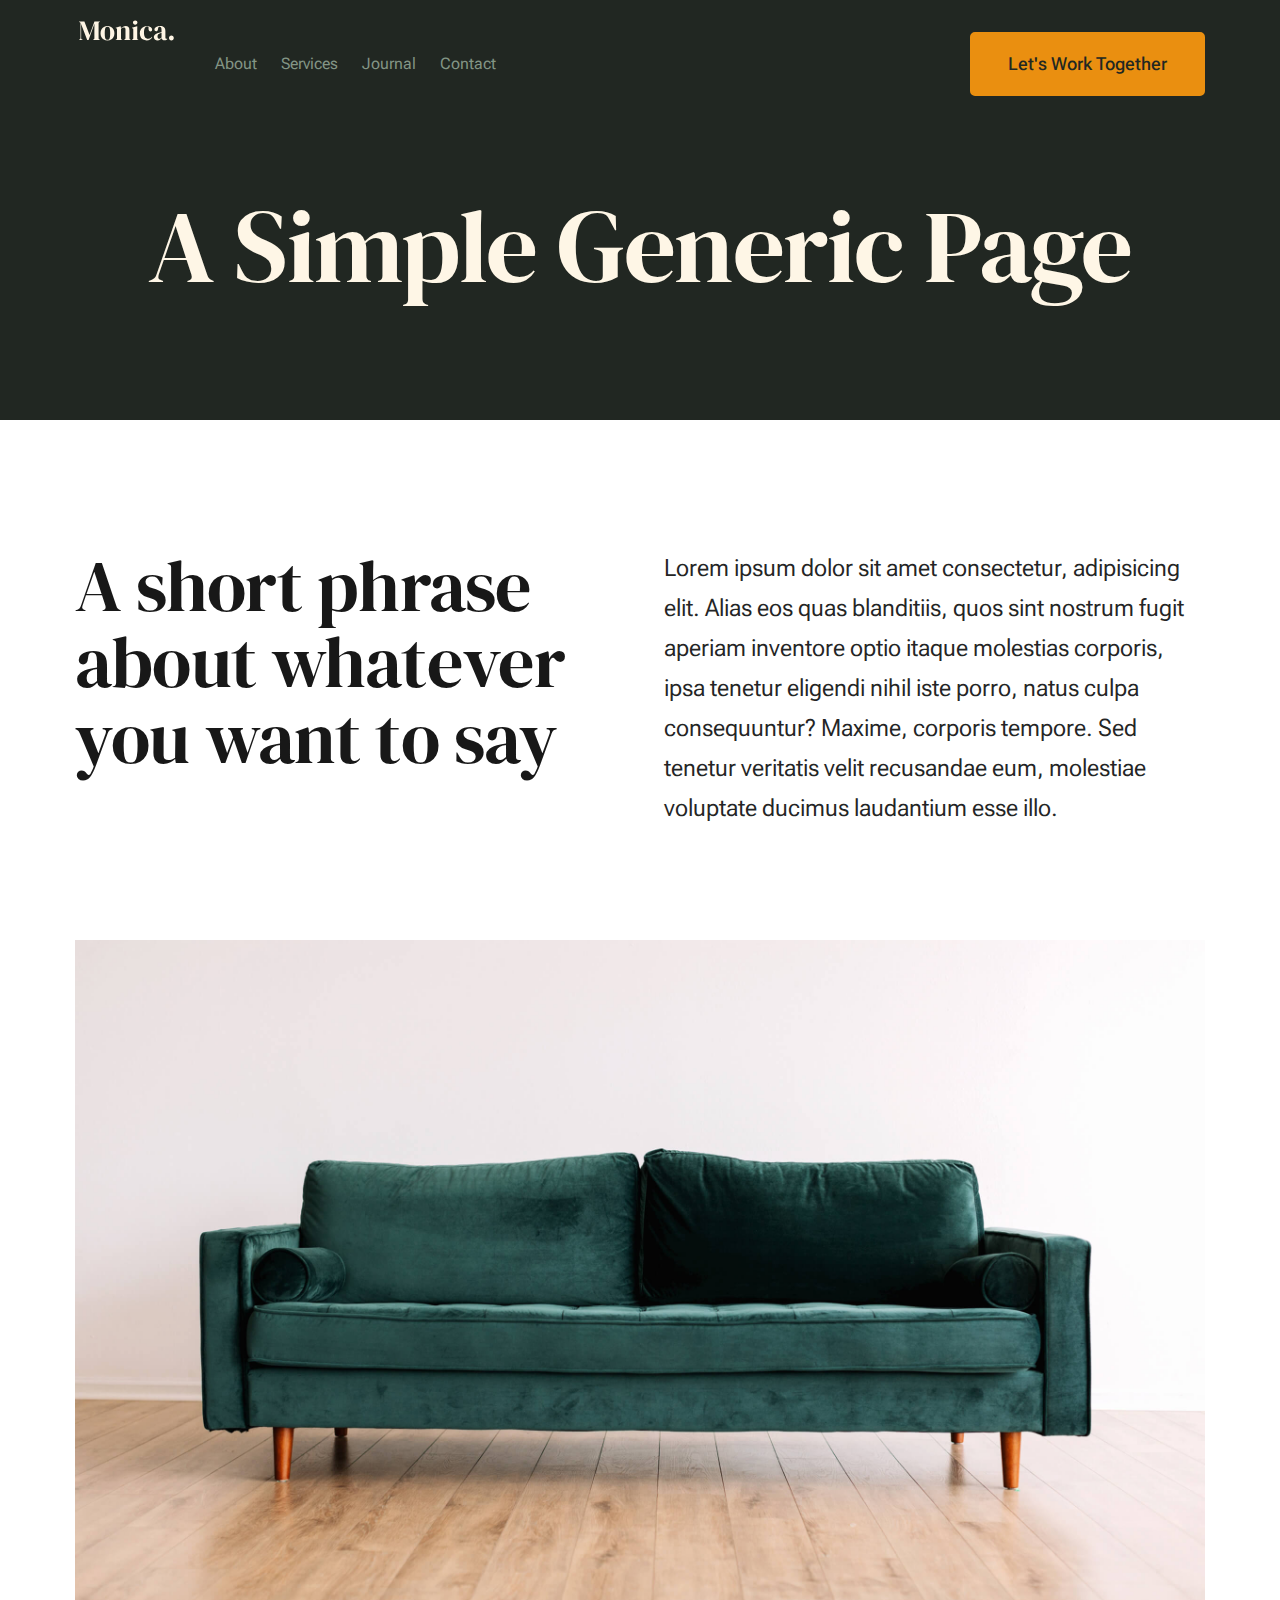
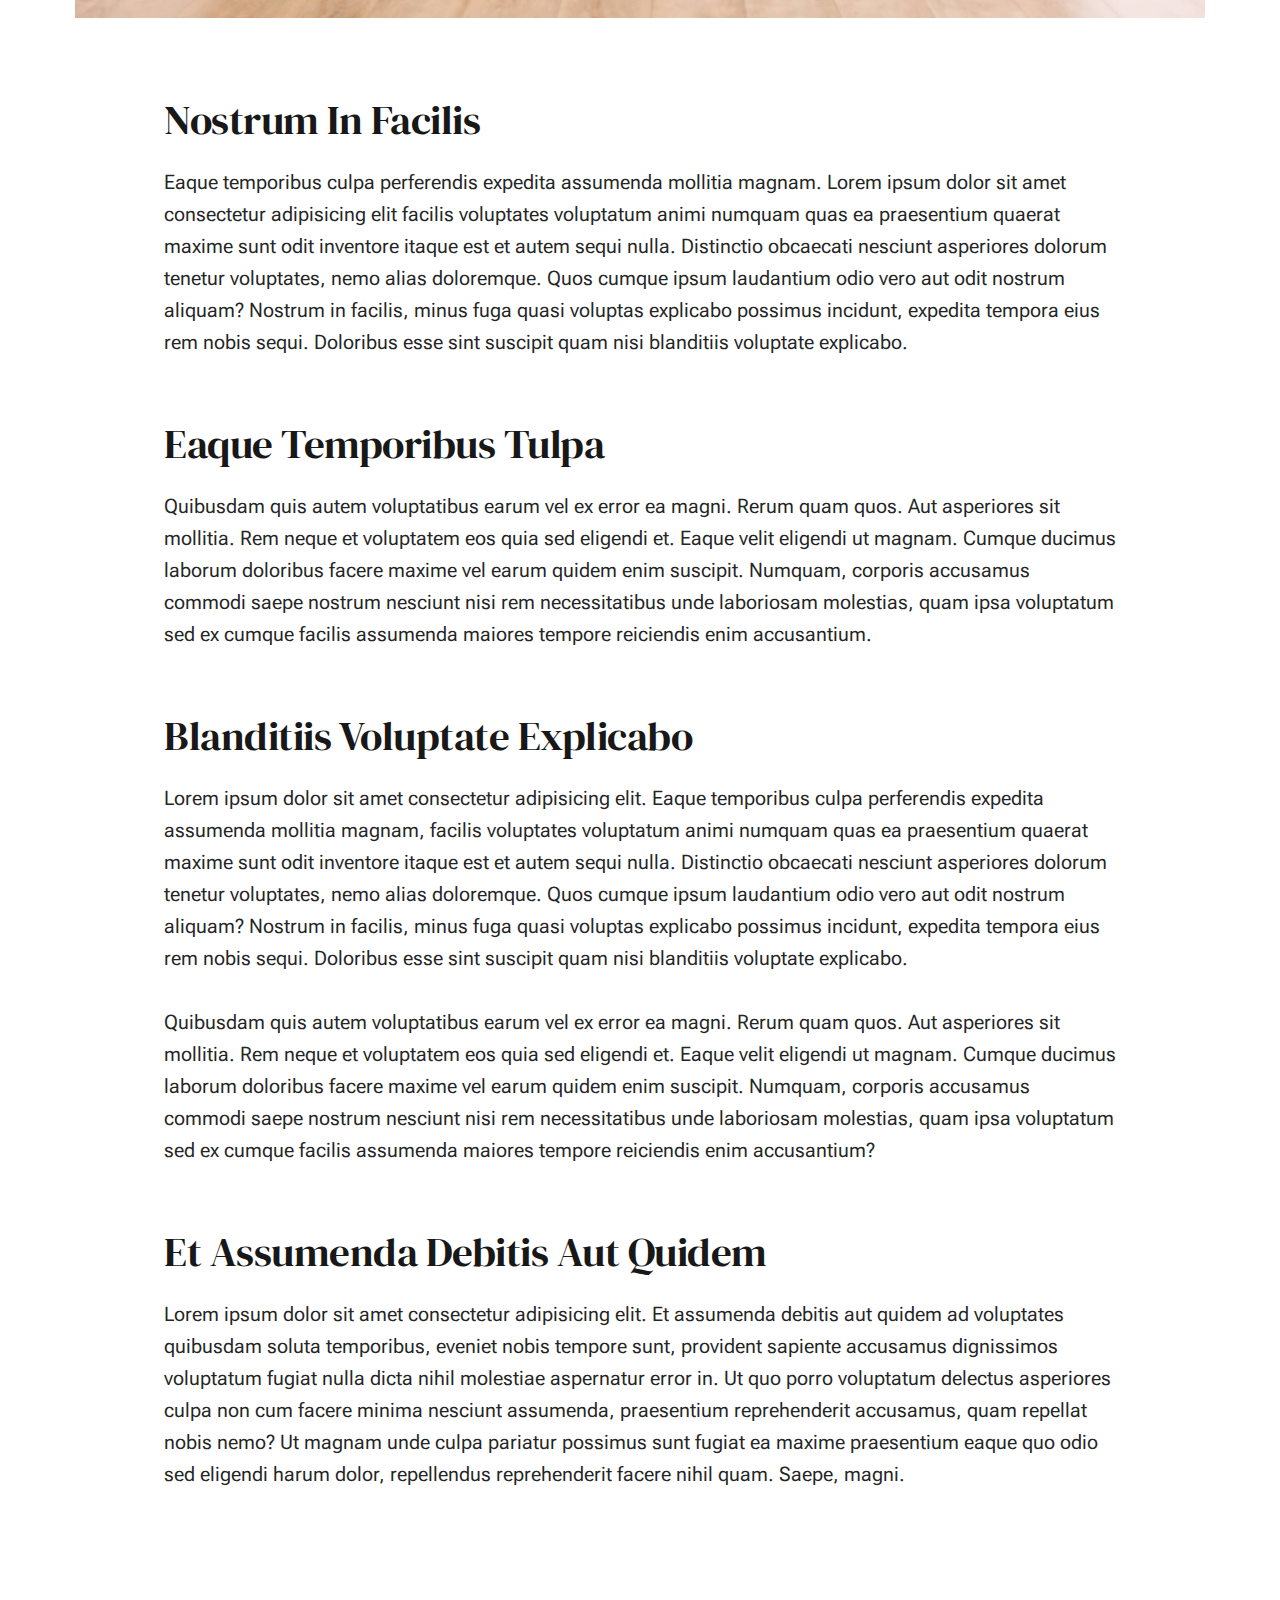
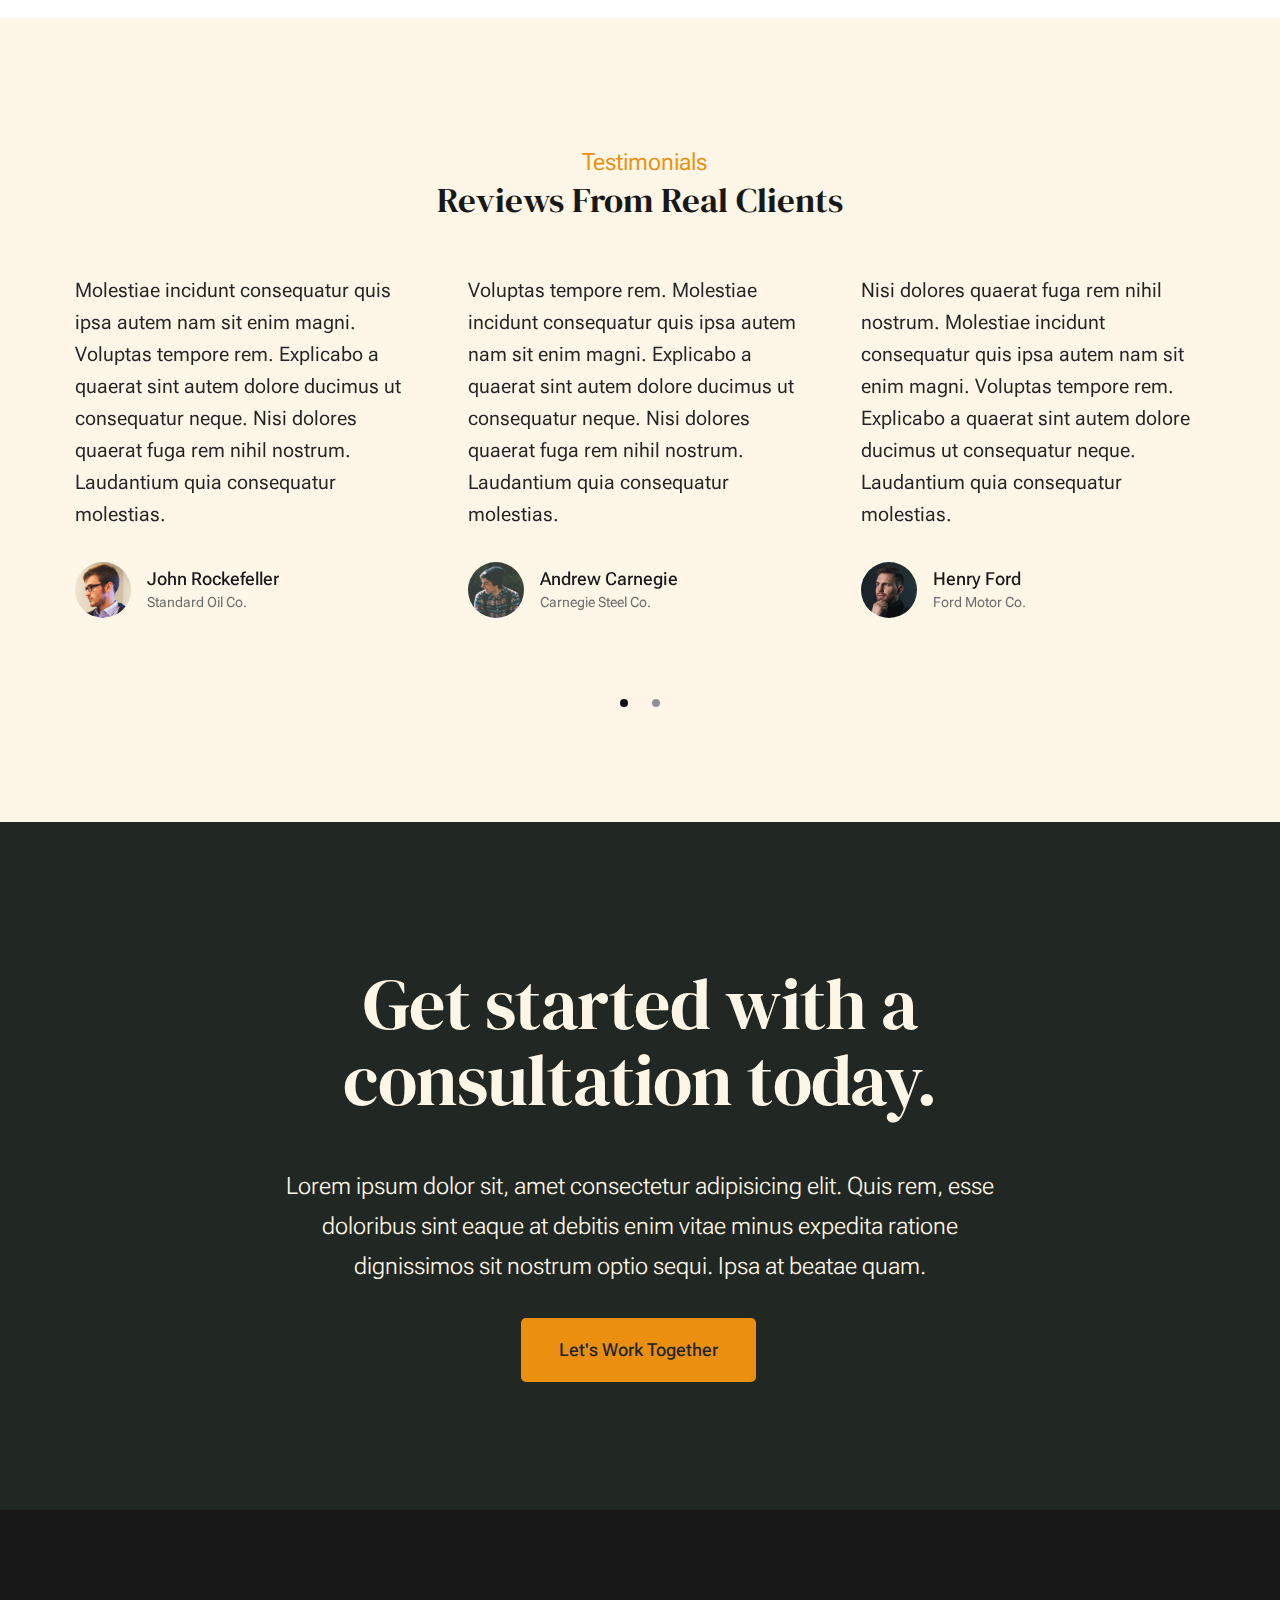
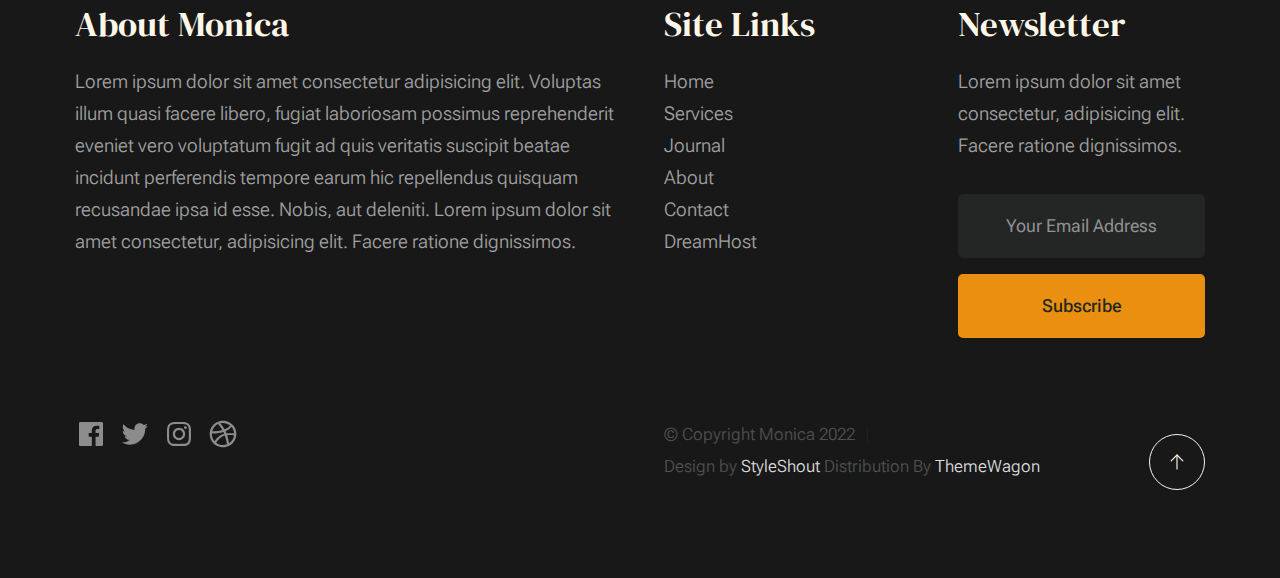
<file: monica-1,0,0/generic.html>
<!DOCTYPE html>
<html lang="en" class="no-js" >
<head>

    <!--- basic page needs
    ================================================== -->
    <meta charset="utf-8">
    <meta name="viewport" content="width=device-width, initial-scale=1">
    <title>Generic - Monica</title>

    <script>
        document.documentElement.classList.remove('no-js');
        document.documentElement.classList.add('js');
    </script>

    <!-- CSS
    ================================================== -->
    <link rel="stylesheet" href="css/vendor.css">
    <link rel="stylesheet" href="css/styles.css">

    <!-- favicons
    ================================================== -->
    <link rel="apple-touch-icon" sizes="180x180" href="apple-touch-icon.png">
    <link rel="icon" type="image/png" sizes="32x32" href="favicon-32x32.png">
    <link rel="icon" type="image/png" sizes="16x16" href="favicon-16x16.png">
    <link rel="manifest" href="site.webmanifest">

</head>


<body id="top">


    <!-- preloader
    ================================================== -->
    <div id="preloader">
        <div id="loader" class="dots-fade">
            <div></div>
            <div></div>
            <div></div>
        </div>
    </div>


    <!-- page wrap
    ================================================== -->
    <div id="page" class="s-pagewrap">


        <!-- # site header 
        ================================================== -->
        <header class="s-header">

            <div class="row s-header__inner width-sixteen-col">

                <div class="s-header__block">
                    <div class="s-header__logo">
                        <a class="logo" href="index.html">
                            <img src="images/logo.svg" alt="Homepage">
                        </a>
                    </div>

                    <a class="s-header__menu-toggle" href="#0"><span>Menu</span></a>
                </div> <!-- end s-header__block -->

                <nav class="s-header__nav">
    
                    <ul class="s-header__menu-links">
                        <li><a href="about.html">About</a></li>
                        <li><a href="services.html">Services</a></li>
                        <li><a href="blog.html">Journal</a></li>
                        <li><a href="contact.html">Contact</a></li>
                    </ul> <!-- s-header__menu-links -->

                    <div class="s-header__contact">
                        <a href="contact.html" class="btn btn--primary s-header__contact-btn">Let's Work Together</a>                        
                    </div> <!-- s-header__contact -->
    
                </nav> <!-- end s-header__nav -->

            </div> <!-- end s-header__inner -->

        </header> <!-- end s-header -->


        <!-- # site main content
        ================================================== -->
        <section id="content" class="s-content">

               <section class="s-pageheader pageheader">
                    <div class="row">
                        <div class="column xl-12">
                            <h1 class="page-title">
                               A Simple Generic Page
                            </h1>
                            
                        </div>
                    </div>
               </section> <!-- end pageheader --> 

               <section class="s-pagecontent pagecontent">

                    <div class="row pageintro">
                        <div class="column xl-6 lg-12">
                            <h2 class="text-display-title">A short phrase about whatever you want to say</h2>
                        </div>
                        <div class="column xl-6 lg-12 u-flexitem-x-right">
                            <p class="lead">
                            Lorem ipsum dolor sit amet consectetur, adipisicing elit. Alias eos quas blanditiis, quos sint nostrum fugit aperiam 
                            inventore optio itaque molestias corporis, ipsa tenetur eligendi nihil iste porro, natus culpa consequuntur? Maxime, 
                            corporis tempore. Sed tenetur veritatis velit recusandae eum, molestiae voluptate ducimus laudantium esse illo. 
                            </p>
                        </div>                       
                    </div> <!-- end pageintro -->   
                    
                    <div class="row pagemedia">
                        <d class="column xl-12">
                            <figure class="page-media">                                
                                <img src="images/sample-1200.jpg" 
                                     srcset="images/sample-2400.jpg 2400w, 
                                             images/sample-1200.jpg 1200w, 
                                             images/sample-600.jpg 600w" sizes="(max-width: 2400px) 100vw, 2400px" alt="">
                            </figure>
                        </d>
                    </div> <!-- end pagemedia -->

                    <div class="row width-narrower pagemain">
                        <div class="column xl-12"> 

                            <h2>Nostrum In Facilis</h2>
                            <p>
                            Eaque temporibus culpa perferendis expedita assumenda mollitia magnam. Lorem ipsum dolor sit amet consectetur adipisicing elit
                            facilis voluptates voluptatum animi numquam quas ea praesentium quaerat maxime sunt odit inventore itaque est et autem sequi nulla. 
                            Distinctio obcaecati nesciunt asperiores dolorum tenetur voluptates, nemo alias doloremque. Quos cumque ipsum laudantium odio vero 
                            aut odit nostrum aliquam? Nostrum in facilis, minus fuga quasi voluptas explicabo possimus incidunt, expedita tempora eius rem nobis sequi. 
                            Doloribus esse sint suscipit quam nisi blanditiis voluptate explicabo.
                            </p>

                            <h2>Eaque Temporibus Tulpa</h2>

                            <p>
                            Quibusdam quis autem voluptatibus earum vel ex error ea magni. Rerum quam quos. Aut asperiores sit mollitia. Rem neque et voluptatem 
                            eos quia sed eligendi et. Eaque velit eligendi ut magnam. Cumque ducimus laborum doloribus facere maxime vel earum quidem enim suscipit. 
                            Numquam, corporis accusamus commodi saepe nostrum nesciunt nisi rem necessitatibus unde laboriosam molestias, quam ipsa voluptatum sed 
                            ex cumque facilis assumenda maiores tempore reiciendis enim accusantium.
                            </p>

                            <h2>Blanditiis Voluptate Explicabo</h2>
                            <p>
                            Lorem ipsum dolor sit amet consectetur adipisicing elit. Eaque temporibus culpa perferendis expedita assumenda mollitia magnam, 
                            facilis voluptates voluptatum animi numquam quas ea praesentium quaerat maxime sunt odit inventore itaque est et autem sequi nulla. 
                            Distinctio obcaecati nesciunt asperiores dolorum tenetur voluptates, nemo alias doloremque. Quos cumque ipsum laudantium odio vero aut 
                            odit nostrum aliquam? Nostrum in facilis, minus fuga quasi voluptas explicabo possimus incidunt, expedita tempora eius rem nobis sequi. 
                            Doloribus esse sint suscipit quam nisi blanditiis voluptate explicabo.
                            </p>

                            <p>
                            Quibusdam quis autem voluptatibus earum vel ex error ea magni. Rerum quam quos. Aut asperiores sit mollitia. Rem neque et voluptatem 
                            eos quia sed eligendi et. Eaque velit eligendi ut magnam. Cumque ducimus laborum doloribus facere maxime vel earum quidem enim suscipit. 
                            Numquam, corporis accusamus commodi saepe nostrum nesciunt nisi rem necessitatibus unde laboriosam molestias, quam ipsa voluptatum sed 
                            ex cumque facilis assumenda maiores tempore reiciendis enim accusantium?
                            </p>                   

                            <h2>Et Assumenda Debitis Aut Quidem</h2>
                            <p>
                            Lorem ipsum dolor sit amet consectetur adipisicing elit. Et assumenda debitis aut quidem ad voluptates quibusdam soluta temporibus, 
                            eveniet nobis tempore sunt, provident sapiente accusamus dignissimos voluptatum fugiat nulla dicta nihil molestiae aspernatur error in. 
                            Ut quo porro voluptatum delectus asperiores culpa non cum facere minima nesciunt assumenda, praesentium reprehenderit accusamus, quam 
                            repellat nobis nemo? Ut magnam unde culpa pariatur possimus sunt fugiat ea maxime praesentium eaque quo odio sed eligendi harum dolor, 
                            repellendus reprehenderit facere nihil quam. Saepe, magni.
                            </p>

                        </div> <!-- end grid-block-->
                    </div> <!-- end pagemain -->

               </section> <!-- pagecontent -->

               <section class="s-testimonials">

                    <div class="s-testimonials__header row row-x-center text-center">
                        <div class="column xl-8 lg-12">
        
                            <p class="text-pretitle">
                            Testimonials
                            </p>
                            <h3>
                            Reviews From Real Clients
                            </h3>                        
        
                        </div>
                    </div> <!--end s-testimonials__header -->

                    <div class="row s-testimonials__content">
                        <div class="column xl-12 testimonials">

                            <div class="swiper-container testimonials__slider page-slider">

                                <div class="swiper-wrapper">
                                    <div class="testimonials__slide swiper-slide">
                                        <p>
                                        Molestiae incidunt consequatur quis ipsa autem nam sit enim magni. Voluptas tempore rem. 
                                        Explicabo a quaerat sint autem dolore ducimus ut consequatur neque. Nisi dolores quaerat fuga rem nihil nostrum.
                                        Laudantium quia consequatur molestias.
                                        </p>
                                        <div class="testimonials__author">
                                            <img src="images/avatars/user-01.jpg" alt="Author image" class="testimonials__avatar">
                                            <cite class="testimonials__cite">
                                                <strong>John Rockefeller</strong>
                                                <span>Standard Oil Co.</span>
                                            </cite>
                                        </div>
                                    </div>
                                    <div class="testimonials__slide swiper-slide">
                                        <p>
                                        Voluptas tempore rem. Molestiae incidunt consequatur quis ipsa autem nam sit enim magni. 
                                        Explicabo a quaerat sint autem dolore ducimus ut consequatur neque. Nisi dolores quaerat fuga rem nihil nostrum.
                                        Laudantium quia consequatur molestias.
                                        </p>
                                        <div class="testimonials__author">
                                            <img src="images/avatars/user-04.jpg" alt="Author image" class="testimonials__avatar">
                                            <cite class="testimonials__cite">
                                                <strong>Andrew Carnegie</strong>
                                                <span>Carnegie Steel Co.</span>
                                            </cite>
                                        </div>
                                    </div>
                                    <div class="testimonials__slide swiper-slide">
                                        <p>
                                        Nisi dolores quaerat fuga rem nihil nostrum. Molestiae incidunt consequatur quis ipsa autem nam sit enim magni. 
                                        Voluptas tempore rem. Explicabo a quaerat sint autem dolore ducimus ut consequatur neque. 
                                        Laudantium quia consequatur molestias.
                                        </p>
                                        <div class="testimonials__author">
                                            <img src="images/avatars/user-06.jpg" alt="Author image" class="testimonials__avatar">
                                            <cite class="testimonials__cite">
                                                <strong>Henry Ford</strong>
                                                <span>Ford Motor Co.</span>
                                            </cite>
                                        </div>
                                    </div>
                                    <div class="testimonials__slide swiper-slide">
                                        <p>
                                        Molestiae incidunt consequatur quis ipsa autem nam sit enim magni. Voluptas tempore rem. 
                                        Explicabo a quaerat sint autem dolore ducimus ut consequatur neque. Nisi dolores quaerat fuga rem nihil nostrum.
                                        Laudantium quia consequatur molestias.
                                        </p>
                                        <div class="testimonials__author">
                                            <img src="images/avatars/user-02.jpg" alt="Author image" class="testimonials__avatar">
                                            <cite class="testimonials__cite">
                                                <strong>John Morgan</strong>
                                                <span>JP Morgan & Co.</span>
                                            </cite>
                                        </div>
                                    </div> 
                                </div> <!-- end swiper-wrapper --> 

                                <div class="swiper-pagination"></div>

                            </div> <!--end testimonials__slider --> 

                        </div> <!-- testimonials -->
                    </div> <!--end s-testimonials__content -->

               </section> <!-- end s-testimonials -->

        </section> <!-- s-content-->

        <!-- # cta
        ================================================== -->
        <section id="cta" class="s-cta">

            <div class="row row-x-center text-center">
                <div class="column xl-8 lg-12">

                    <div class="s-cta__content">
                        <h2 class="text-display-title">
                        Get started with a consultation today.
                        </h2>
                        <p class="lead">
                        Lorem ipsum dolor sit, amet consectetur adipisicing elit. Quis rem, esse doloribus sint eaque at debitis enim vitae minus expedita ratione dignissimos sit nostrum optio sequi. Ipsa at beatae quam.
                        </p>
                        <a href="contact.html" class="btn btn--primary">Let's Work Together</a>
                    </div>

                </div>
            </div>

        </section> <!-- end s-cta -->


        <!-- # footer 
        ================================================== -->
        <footer class="s-footer">
            <div class="row s-footer__content">
                <div class="column xl-6 lg-6 md-12 s-footer__block s-footer__about">                    
                    <h3>About Monica</h3>
                    <p>
                    Lorem ipsum dolor sit amet consectetur adipisicing elit. Voluptas illum quasi facere libero, 
                    fugiat laboriosam possimus reprehenderit eveniet vero voluptatum fugit ad quis veritatis suscipit beatae 
                    incidunt perferendis tempore earum hic repellendus quisquam recusandae ipsa id esse. Nobis, aut deleniti.
                    Lorem ipsum dolor sit amet consectetur, adipisicing elit. Facere ratione dignissimos.
                    </p>               
                </div>                
                <div class="column xl-3 lg-6 md-12 s-footer__block s-footer__site-links">
                    <h3>Site Links</h3>
                    <ul class="link-list">
                        <li><a href="index.html">Home</a></li>
                        <li><a href="services.html">Services</a></li>
                        <li><a href="blog.html">Journal</a></li>
                        <li><a href="about.html">About</a></li>
                        <li><a href="contact.html">Contact</a></li>
                        <li><a href="https://www.dreamhost.com/r.cgi?287326">DreamHost</a></li>
                    </ul>
                </div>
                <div class="column xl-3 lg-6 md-12 tab-12 s-footer__block s-footer__newsletter">
                    <h3>Newsletter</h3>

                    <p>
                    Lorem ipsum dolor sit amet consectetur, adipisicing elit. Facere ratione dignissimos.
                    </p>

                    <div class="subscribe-form">
                        <form id="mc-form" class="mc-form">
                            <input type="email" name="EMAIL" id="mce-EMAIL" class="u-fullwidth text-center" placeholder="Your Email Address" title="The domain portion of the email address is invalid (the portion after the @)." pattern="^([^\x00-\x20\x22\x28\x29\x2c\x2e\x3a-\x3c\x3e\x40\x5b-\x5d\x7f-\xff]+|\x22([^\x0d\x22\x5c\x80-\xff]|\x5c[\x00-\x7f])*\x22)(\x2e([^\x00-\x20\x22\x28\x29\x2c\x2e\x3a-\x3c\x3e\x40\x5b-\x5d\x7f-\xff]+|\x22([^\x0d\x22\x5c\x80-\xff]|\x5c[\x00-\x7f])*\x22))*\x40([^\x00-\x20\x22\x28\x29\x2c\x2e\x3a-\x3c\x3e\x40\x5b-\x5d\x7f-\xff]+|\x5b([^\x0d\x5b-\x5d\x80-\xff]|\x5c[\x00-\x7f])*\x5d)(\x2e([^\x00-\x20\x22\x28\x29\x2c\x2e\x3a-\x3c\x3e\x40\x5b-\x5d\x7f-\xff]+|\x5b([^\x0d\x5b-\x5d\x80-\xff]|\x5c[\x00-\x7f])*\x5d))*(\.\w{2,})+$" required>
                            <input type="submit" name="subscribe" value="Subscribe" class="btn btn--primary btn--small u-fullwidth">
                            <!-- <div style="position: absolute; left: -5000px;" aria-hidden="true"><input type="text" name="b_cdb7b577e41181934ed6a6a44_9a91cfe7b3" tabindex="-1" value=""></div> -->
                            <div class="mc-status"></div>
                        </form>
                    </div>
                </div>
            </div>    
            
            <div class="row s-footer__bottom">
                <div class="column xl-6 lg-12">
                    <ul class="s-footer__social social-list">
                        <li>
                            <a href="#0">
                                <svg xmlns="http://www.w3.org/2000/svg" width="24" height="24" viewBox="0 0 24 24" style="fill:rgba(0, 0, 0, 1);transform:;-ms-filter:"><path d="M20,3H4C3.447,3,3,3.448,3,4v16c0,0.552,0.447,1,1,1h8.615v-6.96h-2.338v-2.725h2.338v-2c0-2.325,1.42-3.592,3.5-3.592 c0.699-0.002,1.399,0.034,2.095,0.107v2.42h-1.435c-1.128,0-1.348,0.538-1.348,1.325v1.735h2.697l-0.35,2.725h-2.348V21H20 c0.553,0,1-0.448,1-1V4C21,3.448,20.553,3,20,3z"></path></svg>
                                <span class="u-screen-reader-text">Facebook</span>
                            </a>
                        </li>
                        <li>
                            <a href="#0">
                                <svg xmlns="http://www.w3.org/2000/svg" width="24" height="24" viewBox="0 0 24 24" style="fill:rgba(0, 0, 0, 1);transform:;-ms-filter:"><path d="M19.633,7.997c0.013,0.175,0.013,0.349,0.013,0.523c0,5.325-4.053,11.461-11.46,11.461c-2.282,0-4.402-0.661-6.186-1.809 c0.324,0.037,0.636,0.05,0.973,0.05c1.883,0,3.616-0.636,5.001-1.721c-1.771-0.037-3.255-1.197-3.767-2.793 c0.249,0.037,0.499,0.062,0.761,0.062c0.361,0,0.724-0.05,1.061-0.137c-1.847-0.374-3.23-1.995-3.23-3.953v-0.05 c0.537,0.299,1.16,0.486,1.82,0.511C3.534,9.419,2.823,8.184,2.823,6.787c0-0.748,0.199-1.434,0.548-2.032 c1.983,2.443,4.964,4.04,8.306,4.215c-0.062-0.3-0.1-0.611-0.1-0.923c0-2.22,1.796-4.028,4.028-4.028 c1.16,0,2.207,0.486,2.943,1.272c0.91-0.175,1.782-0.512,2.556-0.973c-0.299,0.935-0.936,1.721-1.771,2.22 c0.811-0.088,1.597-0.312,2.319-0.624C21.104,6.712,20.419,7.423,19.633,7.997z"></path></svg>
                                <span class="u-screen-reader-text">Twitter</span>
                            </a>
                        </li>
                        <li>
                            <a href="#0">
                                <svg xmlns="http://www.w3.org/2000/svg" width="24" height="24" viewBox="0 0 24 24" style="fill:rgba(0, 0, 0, 1);transform:;-ms-filter:"><path d="M11.999,7.377c-2.554,0-4.623,2.07-4.623,4.623c0,2.554,2.069,4.624,4.623,4.624c2.552,0,4.623-2.07,4.623-4.624 C16.622,9.447,14.551,7.377,11.999,7.377L11.999,7.377z M11.999,15.004c-1.659,0-3.004-1.345-3.004-3.003 c0-1.659,1.345-3.003,3.004-3.003s3.002,1.344,3.002,3.003C15.001,13.659,13.658,15.004,11.999,15.004L11.999,15.004z"></path><circle cx="16.806" cy="7.207" r="1.078"></circle><path d="M20.533,6.111c-0.469-1.209-1.424-2.165-2.633-2.632c-0.699-0.263-1.438-0.404-2.186-0.42 c-0.963-0.042-1.268-0.054-3.71-0.054s-2.755,0-3.71,0.054C7.548,3.074,6.809,3.215,6.11,3.479C4.9,3.946,3.945,4.902,3.477,6.111 c-0.263,0.7-0.404,1.438-0.419,2.186c-0.043,0.962-0.056,1.267-0.056,3.71c0,2.442,0,2.753,0.056,3.71 c0.015,0.748,0.156,1.486,0.419,2.187c0.469,1.208,1.424,2.164,2.634,2.632c0.696,0.272,1.435,0.426,2.185,0.45 c0.963,0.042,1.268,0.055,3.71,0.055s2.755,0,3.71-0.055c0.747-0.015,1.486-0.157,2.186-0.419c1.209-0.469,2.164-1.424,2.633-2.633 c0.263-0.7,0.404-1.438,0.419-2.186c0.043-0.962,0.056-1.267,0.056-3.71s0-2.753-0.056-3.71C20.941,7.57,20.801,6.819,20.533,6.111z M19.315,15.643c-0.007,0.576-0.111,1.147-0.311,1.688c-0.305,0.787-0.926,1.409-1.712,1.711c-0.535,0.199-1.099,0.303-1.67,0.311 c-0.95,0.044-1.218,0.055-3.654,0.055c-2.438,0-2.687,0-3.655-0.055c-0.569-0.007-1.135-0.112-1.669-0.311 c-0.789-0.301-1.414-0.923-1.719-1.711c-0.196-0.534-0.302-1.099-0.311-1.669c-0.043-0.95-0.053-1.218-0.053-3.654 c0-2.437,0-2.686,0.053-3.655c0.007-0.576,0.111-1.146,0.311-1.687c0.305-0.789,0.93-1.41,1.719-1.712 c0.534-0.198,1.1-0.303,1.669-0.311c0.951-0.043,1.218-0.055,3.655-0.055c2.437,0,2.687,0,3.654,0.055 c0.571,0.007,1.135,0.112,1.67,0.311c0.786,0.303,1.407,0.925,1.712,1.712c0.196,0.534,0.302,1.099,0.311,1.669 c0.043,0.951,0.054,1.218,0.054,3.655c0,2.436,0,2.698-0.043,3.654H19.315z"></path></svg>
                                <span class="u-screen-reader-text">Instagram</span>
                            </a>
                        </li>
                        <li>
                            <a href="#0">
                                <svg xmlns="http://www.w3.org/2000/svg" width="24" height="24" viewBox="0 0 24 24" style="fill: rgba(0, 0, 0, 1);transform: ;msFilter:;"><path d="M20.66 6.98a9.932 9.932 0 0 0-3.641-3.64C15.486 2.447 13.813 2 12 2s-3.486.447-5.02 1.34c-1.533.893-2.747 2.107-3.64 3.64S2 10.187 2 12s.446 3.487 1.34 5.02a9.924 9.924 0 0 0 3.641 3.64C8.514 21.553 10.187 22 12 22s3.486-.447 5.02-1.34a9.932 9.932 0 0 0 3.641-3.64C21.554 15.487 22 13.813 22 12s-.446-3.487-1.34-5.02zM12 3.66c2 0 3.772.64 5.32 1.919-.92 1.174-2.286 2.14-4.1 2.9-1.002-1.813-2.088-3.327-3.261-4.54A7.715 7.715 0 0 1 12 3.66zM5.51 6.8a8.116 8.116 0 0 1 2.711-2.22c1.212 1.201 2.325 2.7 3.34 4.5-2 .6-4.114.9-6.341.9-.573 0-1.006-.013-1.3-.04A8.549 8.549 0 0 1 5.51 6.8zM3.66 12c0-.054.003-.12.01-.2.007-.08.01-.146.01-.2.254.014.641.02 1.161.02 2.666 0 5.146-.367 7.439-1.1.187.373.381.793.58 1.26-1.32.293-2.674 1.006-4.061 2.14S6.4 16.247 5.76 17.5c-1.4-1.587-2.1-3.42-2.1-5.5zM12 20.34c-1.894 0-3.594-.587-5.101-1.759.601-1.187 1.524-2.322 2.771-3.401 1.246-1.08 2.483-1.753 3.71-2.02a29.441 29.441 0 0 1 1.56 6.62 8.166 8.166 0 0 1-2.94.56zm7.08-3.96a8.351 8.351 0 0 1-2.58 2.621c-.24-2.08-.7-4.107-1.379-6.081.932-.066 1.765-.1 2.5-.1.799 0 1.686.034 2.659.1a8.098 8.098 0 0 1-1.2 3.46zm-1.24-5c-1.16 0-2.233.047-3.22.14a27.053 27.053 0 0 0-.68-1.62c2.066-.906 3.532-2.006 4.399-3.3 1.2 1.414 1.854 3.027 1.96 4.84-.812-.04-1.632-.06-2.459-.06z"></path></svg>
                                <span class="u-screen-reader-text">Dribbble</span>
                            </a>
                        </li>
                    </ul> <!-- end s-footer__social -->
                </div>
                <div class="column xl-6 lg-12">
                    <p class="ss-copyright">
                        <span>© Copyright Monica 2022</span> 
                        <span>Design by <a href="https://www.styleshout.com/">StyleShout</a> Distribution By <a href="https://themewagon.com">ThemeWagon</a></span>
                    </p>
                </div>

                <div class="ss-go-top">
                    <a class="smoothscroll" title="Back to Top" href="#top">
                        <svg xmlns="http://www.w3.org/2000/svg" viewBox="0 0 24 24" width="36" height="36" fill="none" stroke="#ffffff" stroke-width="1" stroke-linecap="round" stroke-linejoin="round">&lt;!--!  Atomicons Free 1.00 by @atisalab License - https://atomicons.com/license/ (Icons: CC BY 4.0) Copyright 2021 Atomicons --&gt;<polyline points="17 11 12 6 7 11"></polyline><line x1="12" y1="18" x2="12" y2="6"></line></svg>
                    </a>
                </div> <!-- end ss-go-top -->
            </div>
            
        </footer> <!-- end s-footer -->

    </div> <!-- end page-wrap -->

    <!-- Java Script
    ================================================== -->
    <script src="js/plugins.js"></script>
    <script src="js/main.js"></script>

</body>
</html>
</file>
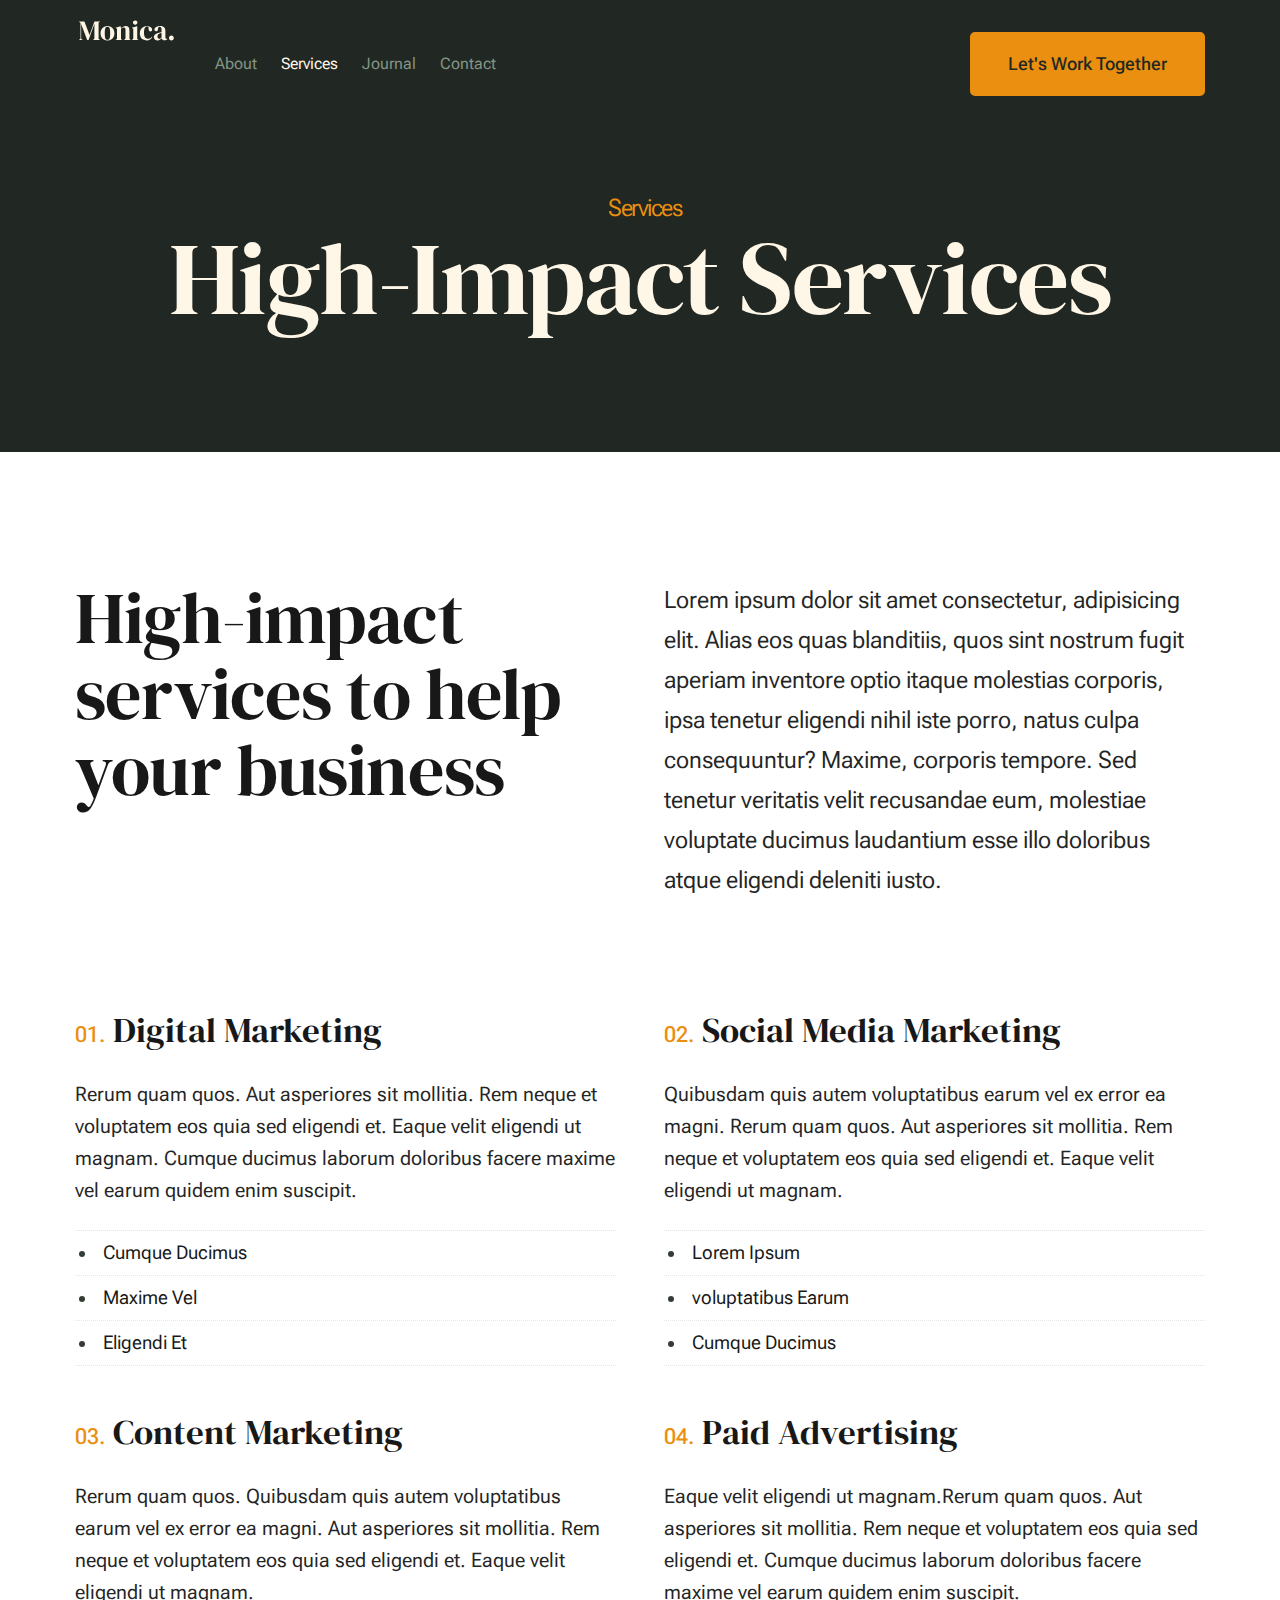
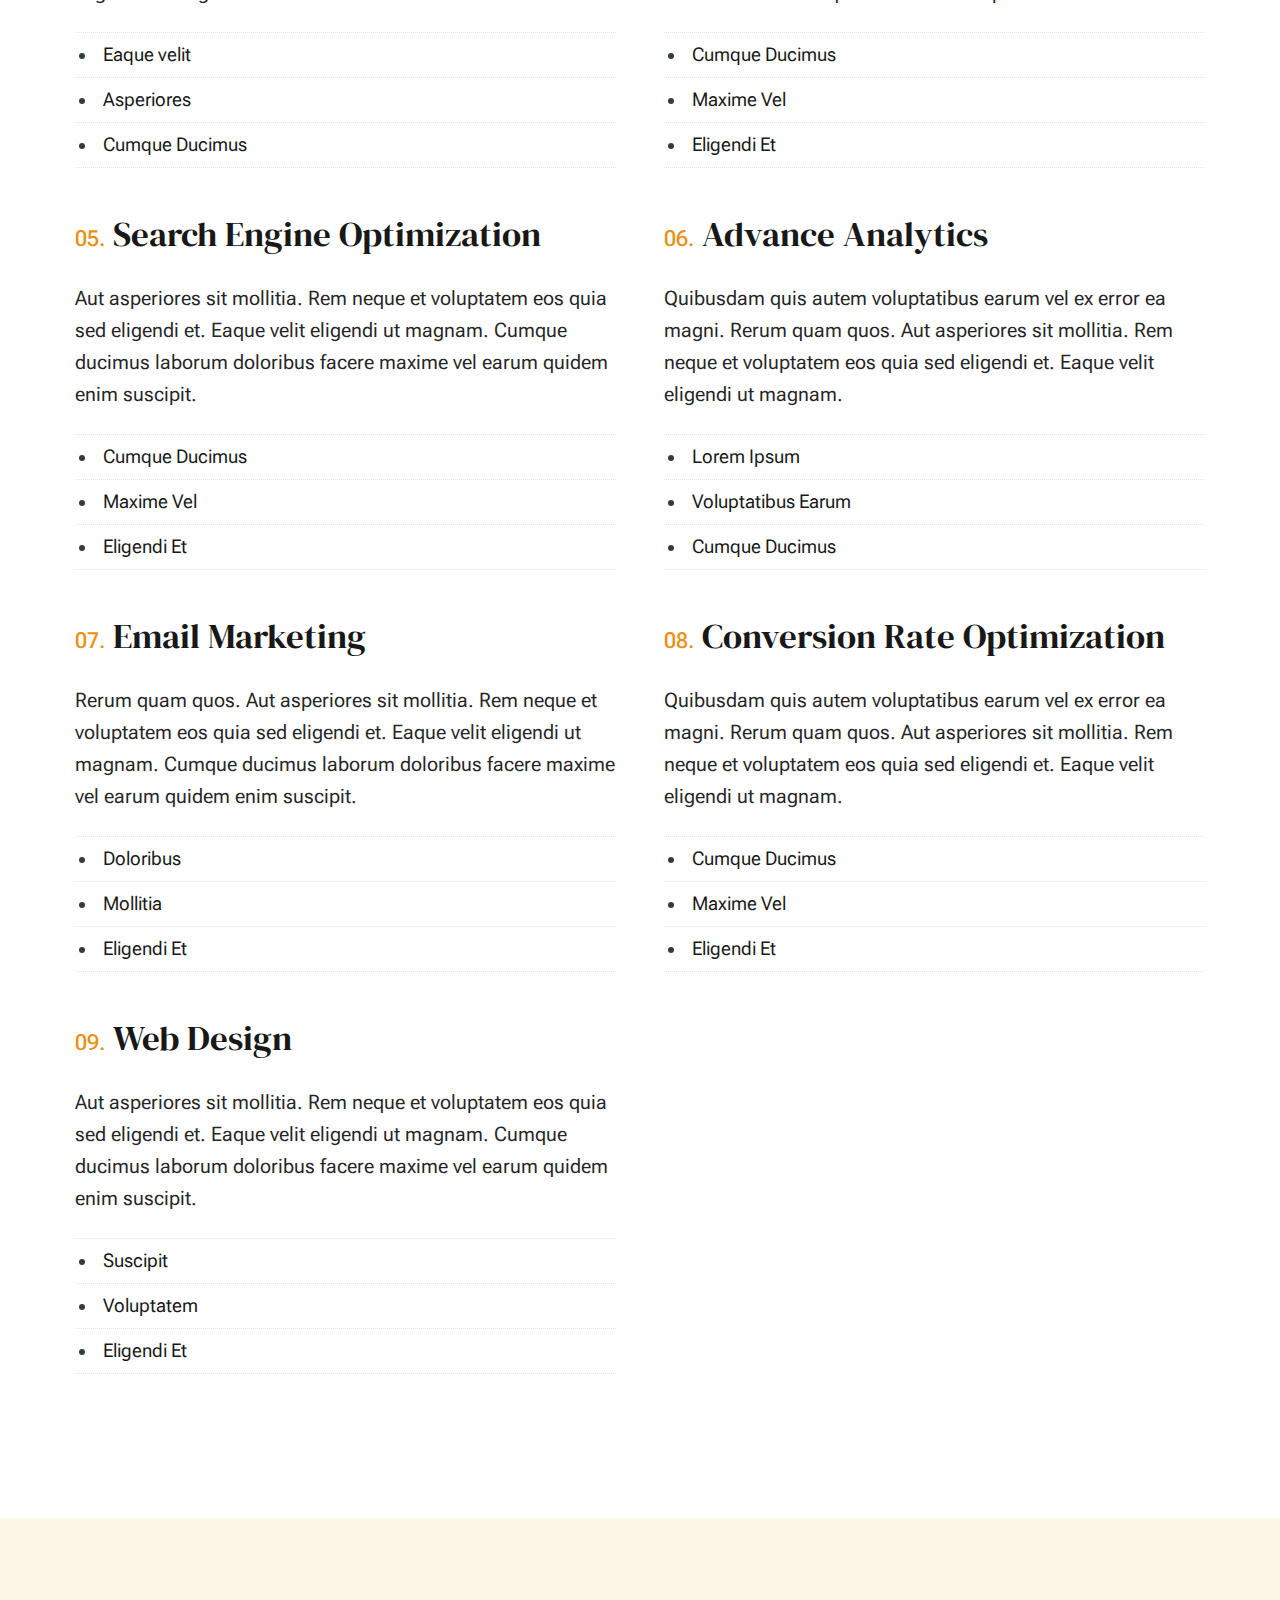
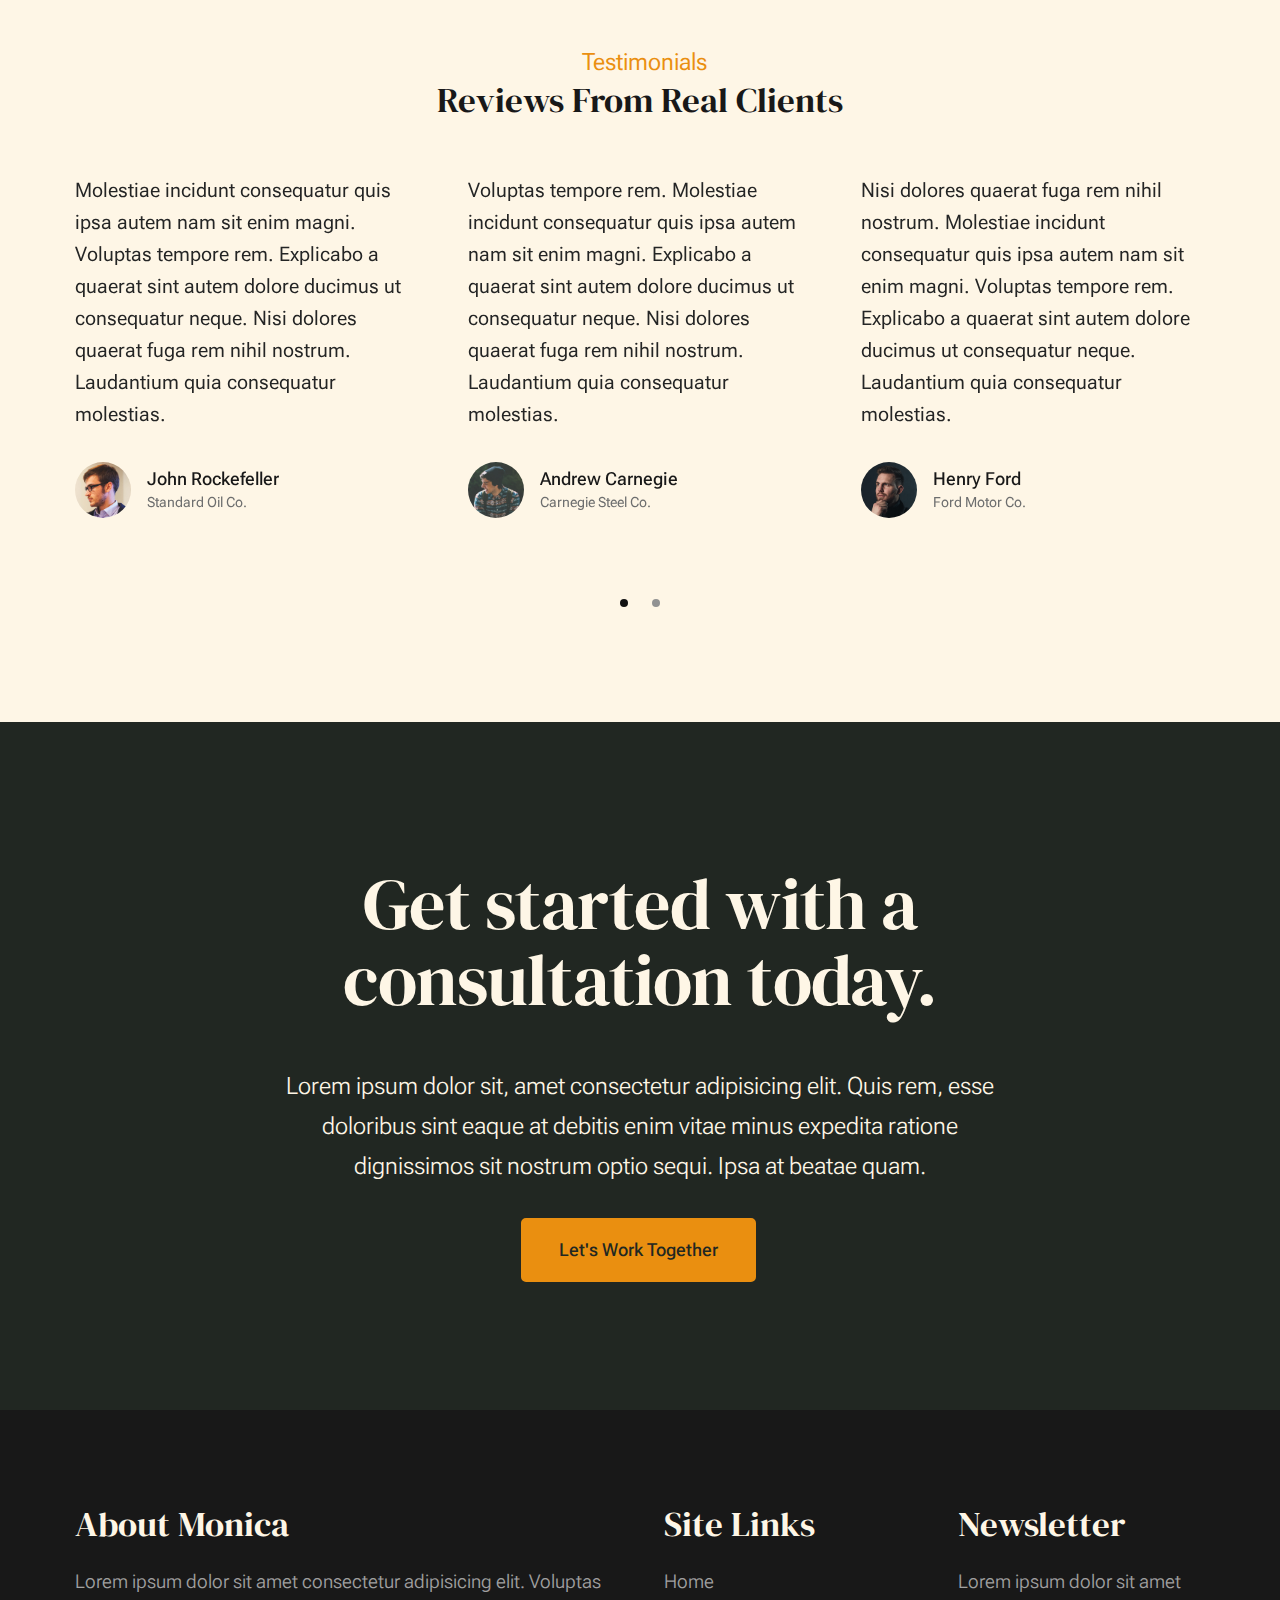
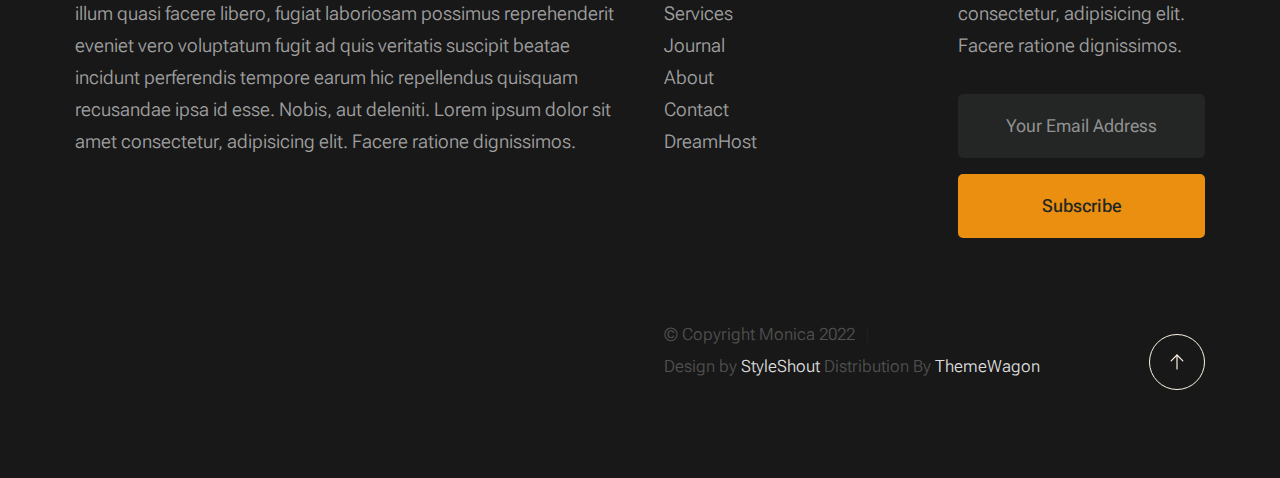
<file: monica-1,0,0/services.html>
<!DOCTYPE html>
<html lang="en" class="no-js" >
<head>

    <!--- basic page needs
    ================================================== -->
    <meta charset="utf-8">
    <meta name="viewport" content="width=device-width, initial-scale=1">
    <title>Services - Monica</title>

    <script>
        document.documentElement.classList.remove('no-js');
        document.documentElement.classList.add('js');
    </script>

    <!-- CSS
    ================================================== -->
    <link rel="stylesheet" href="css/vendor.css">
    <link rel="stylesheet" href="css/styles.css">

    <!-- favicons
    ================================================== -->
    <link rel="apple-touch-icon" sizes="180x180" href="apple-touch-icon.png">
    <link rel="icon" type="image/png" sizes="32x32" href="favicon-32x32.png">
    <link rel="icon" type="image/png" sizes="16x16" href="favicon-16x16.png">
    <link rel="manifest" href="site.webmanifest">

</head>


<body id="top">


    <!-- preloader
    ================================================== -->
    <div id="preloader">
        <div id="loader" class="dots-fade">
            <div></div>
            <div></div>
            <div></div>
        </div>
    </div>


    <!-- page wrap
    ================================================== -->
    <div id="page" class="s-pagewrap">

        <!-- # site header 
        ================================================== -->
        <header class="s-header">

            <div class="row s-header__inner width-sixteen-col">

                <div class="s-header__block">
                    <div class="s-header__logo">
                        <a class="logo" href="index.html">
                            <img src="images/logo.svg" alt="Homepage">
                        </a>
                    </div>

                    <a class="s-header__menu-toggle" href="#0"><span>Menu</span></a>
                </div> <!-- end s-header__block -->

                <nav class="s-header__nav">
    
                    <ul class="s-header__menu-links">
                        <li><a href="about.html">About</a></li>
                        <li class="current"><a href="services.html">Services</a></li>
                        <li><a href="blog.html">Journal</a></li>
                        <li><a href="contact.html">Contact</a></li>
                    </ul> <!-- s-header__menu-links -->

                    <div class="s-header__contact">
                        <a href="contact.html" class="btn btn--primary s-header__contact-btn">Let's Work Together</a>                        
                    </div> <!-- s-header__contact -->
    
                </nav> <!-- end s-header__nav -->

            </div> <!-- end s-header__inner -->

        </header> <!-- end s-header -->

        <!-- # site main content
        ================================================== -->
        <section id="content" class="s-content">

               <section class="s-pageheader pageheader">
                    <div class="row">
                        <div class="column xl-12">
                            <h1 class="page-title">
                                <span class="page-title__small-type text-pretitle">Services</span>
                                High-Impact Services
                            </h1>
                            
                        </div>
                    </div>
               </section> <!-- pageheader -->  

               <section class="s-pagecontent pagecontent">

                    <div class="row pageintro">
                        <div class="column xl-6 lg-12">
                            <h2 class="text-display-title">High-impact services to help your business</h2>
                        </div>
                        <div class="column xl-6 lg-12 u-flexitem-x-right">
                            <p class="lead">
                            Lorem ipsum dolor sit amet consectetur, adipisicing elit. Alias eos quas blanditiis, quos sint nostrum fugit aperiam 
                            inventore optio itaque molestias corporis, ipsa tenetur eligendi nihil iste porro, natus culpa consequuntur? Maxime, 
                            corporis tempore. Sed tenetur veritatis velit recusandae eum, molestiae voluptate ducimus laudantium esse illo 
                            doloribus atque eligendi deleniti iusto. 
                            </p>
                        </div>                       
                    </div>  <!-- pageintro -->       

                    <div class="row">
                        <div class="column xl-12 grid-block">             
                            
                            <div class="grid-full grid-list-items list-items show-ctr">
                                
                                <div class="grid-list-items__item list-items__item">
                                    <div class="list-items__item-header">
                                        <h3 class="list-items__item-title">Digital Marketing</h3>
                                    </div>
                                    <div class="list-items__item-text">
                                        <p>
                                        Rerum quam quos. Aut asperiores 
                                        sit mollitia. Rem neque et voluptatem eos quia sed eligendi et. Eaque velit eligendi ut 
                                        magnam. Cumque ducimus laborum doloribus facere maxime vel earum quidem enim suscipit.
                                        </p>

                                        <ul class="list-services">
                                            <li>Cumque Ducimus</li>
                                            <li>Maxime Vel</li>
                                            <li>Eligendi Et</li>
                                        </ul>
                                    </div>
                                </div> <!-- end list-items__item -->
                                <div class="grid-list-items__item list-items__item">
                                    <div class="list-items__item-header">
                                        <h3 class="list-items__item-title">Social Media Marketing</h3>
                                    </div>
                                    <div class="list-items__item-text">
                                        <p>
                                        Quibusdam quis autem voluptatibus earum vel ex error ea magni. Rerum quam quos. Aut asperiores 
                                        sit mollitia. Rem neque et voluptatem eos quia sed eligendi et. Eaque velit eligendi ut 
                                        magnam.
                                        </p>

                                        <ul class="list-services">
                                            <li>Lorem Ipsum</li>
                                            <li>voluptatibus Earum</li>
                                            <li>Cumque Ducimus</li>
                                        </ul>
                                    </div>
                                </div> <!-- end list-items__item -->
                                <div class="grid-list-items__item list-items__item">
                                    <div class="list-items__item-header">
                                        <h3 class="list-items__item-title">Content Marketing</h3>
                                    </div>
                                    <div class="list-items__item-text">
                                        <p>
                                        Rerum quam quos. Quibusdam quis autem voluptatibus earum vel ex error ea magni. Aut asperiores 
                                        sit mollitia. Rem neque et voluptatem eos quia sed eligendi et. Eaque velit eligendi ut 
                                        magnam.
                                        </p>

                                        <ul class="list-services">
                                            <li>Eaque velit</li>
                                            <li>Asperiores</li>
                                            <li>Cumque Ducimus</li>
                                        </ul>
                                    </div>
                                </div> <!-- end list-items__item -->
                                <div class="grid-list-items__item list-items__item">
                                    <div class="list-items__item-header">
                                        <h3 class="list-items__item-title">Paid Advertising</h3>
                                    </div>
                                    <div class="list-items__item-text">
                                        <p>
                                        Eaque velit eligendi ut magnam.Rerum quam quos. Aut asperiores 
                                        sit mollitia. Rem neque et voluptatem eos quia sed eligendi et. 
                                        Cumque ducimus laborum doloribus facere maxime vel earum quidem enim suscipit.
                                        </p>

                                        <ul class="list-services">
                                            <li>Cumque Ducimus</li>
                                            <li>Maxime Vel</li>
                                            <li>Eligendi Et</li>
                                        </ul>
                                    </div>
                                </div> <!-- end list-items__item -->
                                <div class="grid-list-items__item list-items__item">
                                    <div class="list-items__item-header">
                                        <h3 class="list-items__item-title">Search Engine Optimization</h3>
                                    </div>
                                    <div class="list-items__item-text">
                                        <p>
                                        Aut asperiores sit mollitia. Rem neque et voluptatem eos quia sed eligendi et. Eaque velit eligendi ut 
                                        magnam. Cumque ducimus laborum doloribus facere maxime vel earum quidem enim suscipit.
                                        </p>

                                        <ul class="list-services">
                                            <li>Cumque Ducimus</li>
                                            <li>Maxime Vel</li>
                                            <li>Eligendi Et</li>
                                        </ul>
                                    </div>
                                </div> <!-- end list-items__item -->
                                <div class="grid-list-items__item list-items__item">
                                    <div class="list-items__item-header">
                                        <h3 class="list-items__item-title">Advance Analytics</h3>
                                    </div>
                                    <div class="list-items__item-text">
                                        <p>
                                        Quibusdam quis autem voluptatibus earum vel ex error ea magni. Rerum quam quos. Aut asperiores 
                                        sit mollitia. Rem neque et voluptatem eos quia sed eligendi et. Eaque velit eligendi ut 
                                        magnam.
                                        </p>

                                        <ul class="list-services">
                                            <li>Lorem Ipsum</li>
                                            <li>Voluptatibus Earum</li>
                                            <li>Cumque Ducimus</li>
                                        </ul>
                                    </div>
                                </div> <!-- end list-items__item -->
                                <div class="grid-list-items__item list-items__item">
                                    <div class="list-items__item-header">
                                        <h3 class="list-items__item-title">Email Marketing</h3>
                                    </div>
                                    <div class="list-items__item-text">
                                        <p>
                                        Rerum quam quos. Aut asperiores 
                                        sit mollitia. Rem neque et voluptatem eos quia sed eligendi et. Eaque velit eligendi ut 
                                        magnam. Cumque ducimus laborum doloribus facere maxime vel earum quidem enim suscipit.
                                        </p>

                                        <ul class="list-services">
                                            <li>Doloribus</li>
                                            <li>Mollitia</li>
                                            <li>Eligendi Et</li>
                                        </ul>
                                    </div>
                                </div> <!-- end list-items__item -->
                                <div class="grid-list-items__item list-items__item">
                                    <div class="list-items__item-header">
                                        <h3 class="list-items__item-title">Conversion Rate Optimization</h3>
                                    </div>
                                    <div class="list-items__item-text">
                                        <p>
                                        Quibusdam quis autem voluptatibus earum vel ex error ea magni. Rerum quam quos. Aut asperiores 
                                        sit mollitia. Rem neque et voluptatem eos quia sed eligendi et. Eaque velit eligendi ut 
                                        magnam.
                                        </p>

                                        <ul class="list-services">
                                            <li>Cumque Ducimus</li>
                                            <li>Maxime Vel</li>
                                            <li>Eligendi Et</li>
                                        </ul>
                                    </div>
                                </div> <!-- end list-items__item -->
                                <div class="grid-list-items__item list-items__item">
                                    <div class="list-items__item-header">
                                        <h3 class="list-items__item-title">Web Design</h3>
                                    </div>
                                    <div class="list-items__item-text">
                                        <p>
                                        Aut asperiores sit mollitia. Rem neque et voluptatem eos quia sed eligendi et. Eaque velit eligendi ut 
                                        magnam. Cumque ducimus laborum doloribus facere maxime vel earum quidem enim suscipit.
                                        </p>

                                        <ul class="list-services">
                                            <li>Suscipit</li>
                                            <li>Voluptatem</li>
                                            <li>Eligendi Et</li>
                                        </ul>
                                    </div>
                                </div> <!-- end list-items__item -->
    
                            </div> <!-- grid-list-items -->
                           

                        </div> <!-- end grid-block-->
                    </div> <!-- end row -->

               </section> <!-- pagecontent -->

               <section class="s-testimonials">

                    <div class="s-testimonials__header row row-x-center text-center">
                        <div class="column xl-8 lg-12">
        
                            <p class="text-pretitle">
                            Testimonials
                            </p>
                            <h3>
                            Reviews From Real Clients
                            </h3>                        
        
                        </div>
                    </div> <!--end s-testimonials__header -->

                    <div class="row s-testimonials__content">
                        <div class="column xl-12 testimonials">

                            <div class="swiper-container testimonials__slider page-slider">

                                <div class="swiper-wrapper">
                                    <div class="testimonials__slide swiper-slide">
                                        <p>
                                        Molestiae incidunt consequatur quis ipsa autem nam sit enim magni. Voluptas tempore rem. 
                                        Explicabo a quaerat sint autem dolore ducimus ut consequatur neque. Nisi dolores quaerat fuga rem nihil nostrum.
                                        Laudantium quia consequatur molestias.
                                        </p>
                                        <div class="testimonials__author">
                                            <img src="images/avatars/user-01.jpg" alt="Author image" class="testimonials__avatar">
                                            <cite class="testimonials__cite">
                                                <strong>John Rockefeller</strong>
                                                <span>Standard Oil Co.</span>
                                            </cite>
                                        </div>
                                    </div>
                                    <div class="testimonials__slide swiper-slide">
                                        <p>
                                        Voluptas tempore rem. Molestiae incidunt consequatur quis ipsa autem nam sit enim magni. 
                                        Explicabo a quaerat sint autem dolore ducimus ut consequatur neque. Nisi dolores quaerat fuga rem nihil nostrum.
                                        Laudantium quia consequatur molestias.
                                        </p>
                                        <div class="testimonials__author">
                                            <img src="images/avatars/user-04.jpg" alt="Author image" class="testimonials__avatar">
                                            <cite class="testimonials__cite">
                                                <strong>Andrew Carnegie</strong>
                                                <span>Carnegie Steel Co.</span>
                                            </cite>
                                        </div>
                                    </div>
                                    <div class="testimonials__slide swiper-slide">
                                        <p>
                                        Nisi dolores quaerat fuga rem nihil nostrum. Molestiae incidunt consequatur quis ipsa autem nam sit enim magni. 
                                        Voluptas tempore rem. Explicabo a quaerat sint autem dolore ducimus ut consequatur neque. 
                                        Laudantium quia consequatur molestias.
                                        </p>
                                        <div class="testimonials__author">
                                            <img src="images/avatars/user-06.jpg" alt="Author image" class="testimonials__avatar">
                                            <cite class="testimonials__cite">
                                                <strong>Henry Ford</strong>
                                                <span>Ford Motor Co.</span>
                                            </cite>
                                        </div>
                                    </div>
                                    <div class="testimonials__slide swiper-slide">
                                        <p>
                                        Molestiae incidunt consequatur quis ipsa autem nam sit enim magni. Voluptas tempore rem. 
                                        Explicabo a quaerat sint autem dolore ducimus ut consequatur neque. Nisi dolores quaerat fuga rem nihil nostrum.
                                        Laudantium quia consequatur molestias.
                                        </p>
                                        <div class="testimonials__author">
                                            <img src="images/avatars/user-02.jpg" alt="Author image" class="testimonials__avatar">
                                            <cite class="testimonials__cite">
                                                <strong>John Morgan</strong>
                                                <span>JP Morgan & Co.</span>
                                            </cite>
                                        </div>
                                    </div> 
                                </div> <!-- end swiper-wrapper --> 

                                <div class="swiper-pagination"></div>

                            </div> <!--end testimonials__slider --> 

                        </div> <!-- testimonials -->
                    </div> <!--end s-testimonials__content -->

               </section> <!-- end s-testimonials -->

        </section> <!-- s-content-->

        <!-- # cta
        ================================================== -->
        <section id="cta" class="s-cta">

            <div class="row row-x-center text-center">
                <div class="column xl-8 lg-12">

                    <div class="s-cta__content">
                        <h2 class="text-display-title">
                        Get started with a consultation today.
                        </h2>
                        <p class="lead">
                        Lorem ipsum dolor sit, amet consectetur adipisicing elit. Quis rem, esse doloribus sint eaque at debitis enim vitae minus expedita ratione dignissimos sit nostrum optio sequi. Ipsa at beatae quam.
                        </p>
                        <a href="contact.html" class="btn btn--primary">Let's Work Together</a>
                    </div>

                </div>
            </div>

        </section> <!-- end s-cta -->


        <!-- # footer 
        ================================================== -->
        <footer class="s-footer">
            <div class="row s-footer__content">
                <div class="column xl-6 lg-6 md-12 s-footer__block s-footer__about">                    
                    <h3>About Monica</h3>
                    <p>
                    Lorem ipsum dolor sit amet consectetur adipisicing elit. Voluptas illum quasi facere libero, 
                    fugiat laboriosam possimus reprehenderit eveniet vero voluptatum fugit ad quis veritatis suscipit beatae 
                    incidunt perferendis tempore earum hic repellendus quisquam recusandae ipsa id esse. Nobis, aut deleniti.
                    Lorem ipsum dolor sit amet consectetur, adipisicing elit. Facere ratione dignissimos.
                    </p>               
                </div>                
                <div class="column xl-3 lg-6 md-12 s-footer__block s-footer__site-links">
                    <h3>Site Links</h3>
                    <ul class="link-list">
                        <li><a href="index.html">Home</a></li>
                        <li><a href="services.html">Services</a></li>
                        <li><a href="blog.html">Journal</a></li>
                        <li><a href="about.html">About</a></li>
                        <li><a href="contact.html">Contact</a></li>
                        <li><a href="https://www.dreamhost.com/r.cgi?287326">DreamHost</a></li>
                    </ul>
                </div>
                <div class="column xl-3 lg-6 md-12 tab-12 s-footer__block s-footer__newsletter">
                    <h3>Newsletter</h3>

                    <p>
                    Lorem ipsum dolor sit amet consectetur, adipisicing elit. Facere ratione dignissimos.
                    </p>

                    <div class="subscribe-form">
                        <form id="mc-form" class="mc-form">
                            <input type="email" name="EMAIL" id="mce-EMAIL" class="u-fullwidth text-center" placeholder="Your Email Address" title="The domain portion of the email address is invalid (the portion after the @)." pattern="^([^\x00-\x20\x22\x28\x29\x2c\x2e\x3a-\x3c\x3e\x40\x5b-\x5d\x7f-\xff]+|\x22([^\x0d\x22\x5c\x80-\xff]|\x5c[\x00-\x7f])*\x22)(\x2e([^\x00-\x20\x22\x28\x29\x2c\x2e\x3a-\x3c\x3e\x40\x5b-\x5d\x7f-\xff]+|\x22([^\x0d\x22\x5c\x80-\xff]|\x5c[\x00-\x7f])*\x22))*\x40([^\x00-\x20\x22\x28\x29\x2c\x2e\x3a-\x3c\x3e\x40\x5b-\x5d\x7f-\xff]+|\x5b([^\x0d\x5b-\x5d\x80-\xff]|\x5c[\x00-\x7f])*\x5d)(\x2e([^\x00-\x20\x22\x28\x29\x2c\x2e\x3a-\x3c\x3e\x40\x5b-\x5d\x7f-\xff]+|\x5b([^\x0d\x5b-\x5d\x80-\xff]|\x5c[\x00-\x7f])*\x5d))*(\.\w{2,})+$" required>
                            <input type="submit" name="subscribe" value="Subscribe" class="btn btn--primary btn--small u-fullwidth">
                            <!-- <div style="position: absolute; left: -5000px;" aria-hidden="true"><input type="text" name="b_cdb7b577e41181934ed6a6a44_9a91cfe7b3" tabindex="-1" value=""></div> -->
                            <div class="mc-status"></div>
                        </form>
                    </div>
                </div>
            </div>    
            
            <div class="row s-footer__bottom">
                <div class="column xl-6 lg-12">
                    <ul class="s-footer__social social-list">
                        <li>
                           
                        </li>
                        <li>
                            
                        </li>
                        <li>
                           
                        </li>
                        <li>
                            
                        </li>
                    </ul> <!-- end s-footer__social -->
                </div>
                <div class="column xl-6 lg-12">
                    <p class="ss-copyright">
                        <span>© Copyright Monica 2022</span> 
                        <span>Design by <a href="https://www.styleshout.com/">StyleShout</a> Distribution By <a href="https://themewagon.com">ThemeWagon</a></span>
                    </p>
                </div>

                <div class="ss-go-top">
                    <a class="smoothscroll" title="Back to Top" href="#top">
                        <svg xmlns="http://www.w3.org/2000/svg" viewBox="0 0 24 24" width="36" height="36" fill="none" stroke="#ffffff" stroke-width="1" stroke-linecap="round" stroke-linejoin="round">&lt;!--!  Atomicons Free 1.00 by @atisalab License - https://atomicons.com/license/ (Icons: CC BY 4.0) Copyright 2021 Atomicons --&gt;<polyline points="17 11 12 6 7 11"></polyline><line x1="12" y1="18" x2="12" y2="6"></line></svg>
                    </a>
                </div> <!-- end ss-go-top -->
            </div>
            
        </footer> <!-- end s-footer -->

    </div> <!-- end page-wrap -->

    <!-- Java Script
    ================================================== -->
    <script src="js/plugins.js"></script>
    <script src="js/main.js"></script>

</body>
</html>
</file>
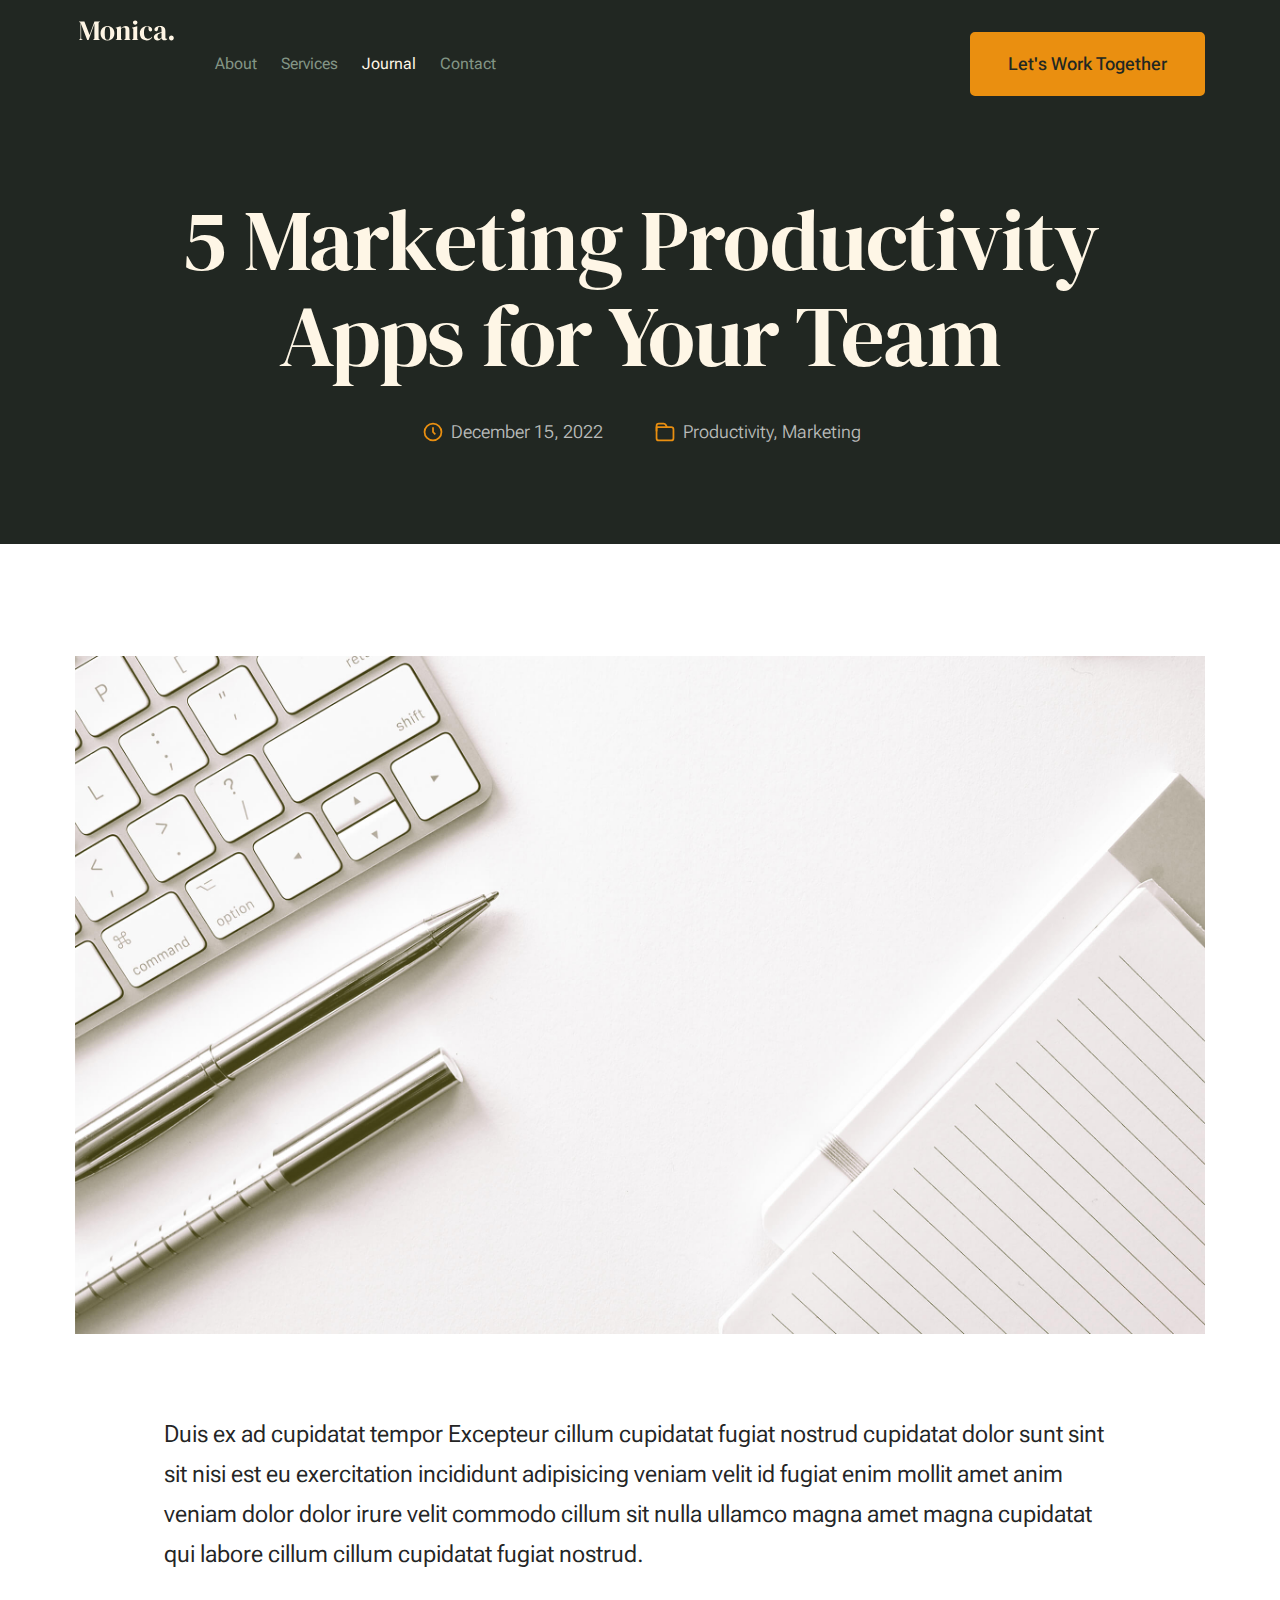
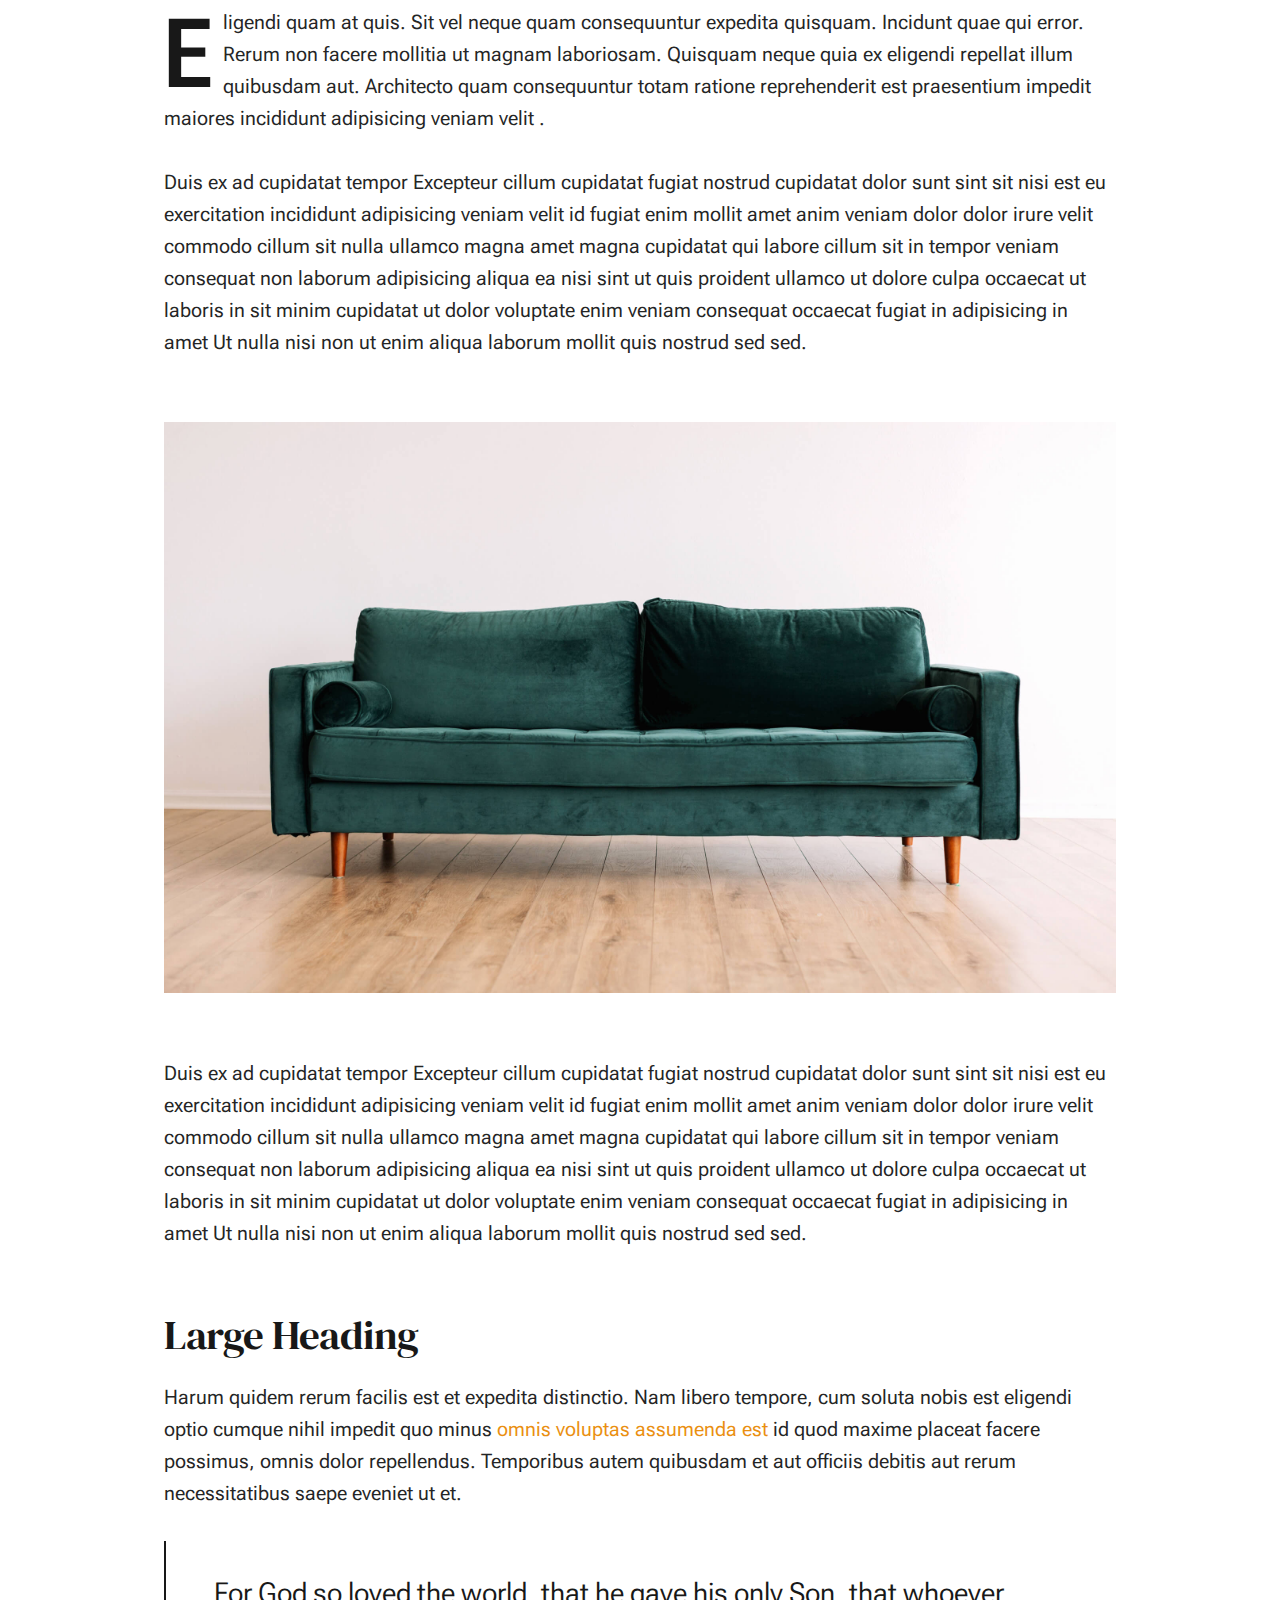
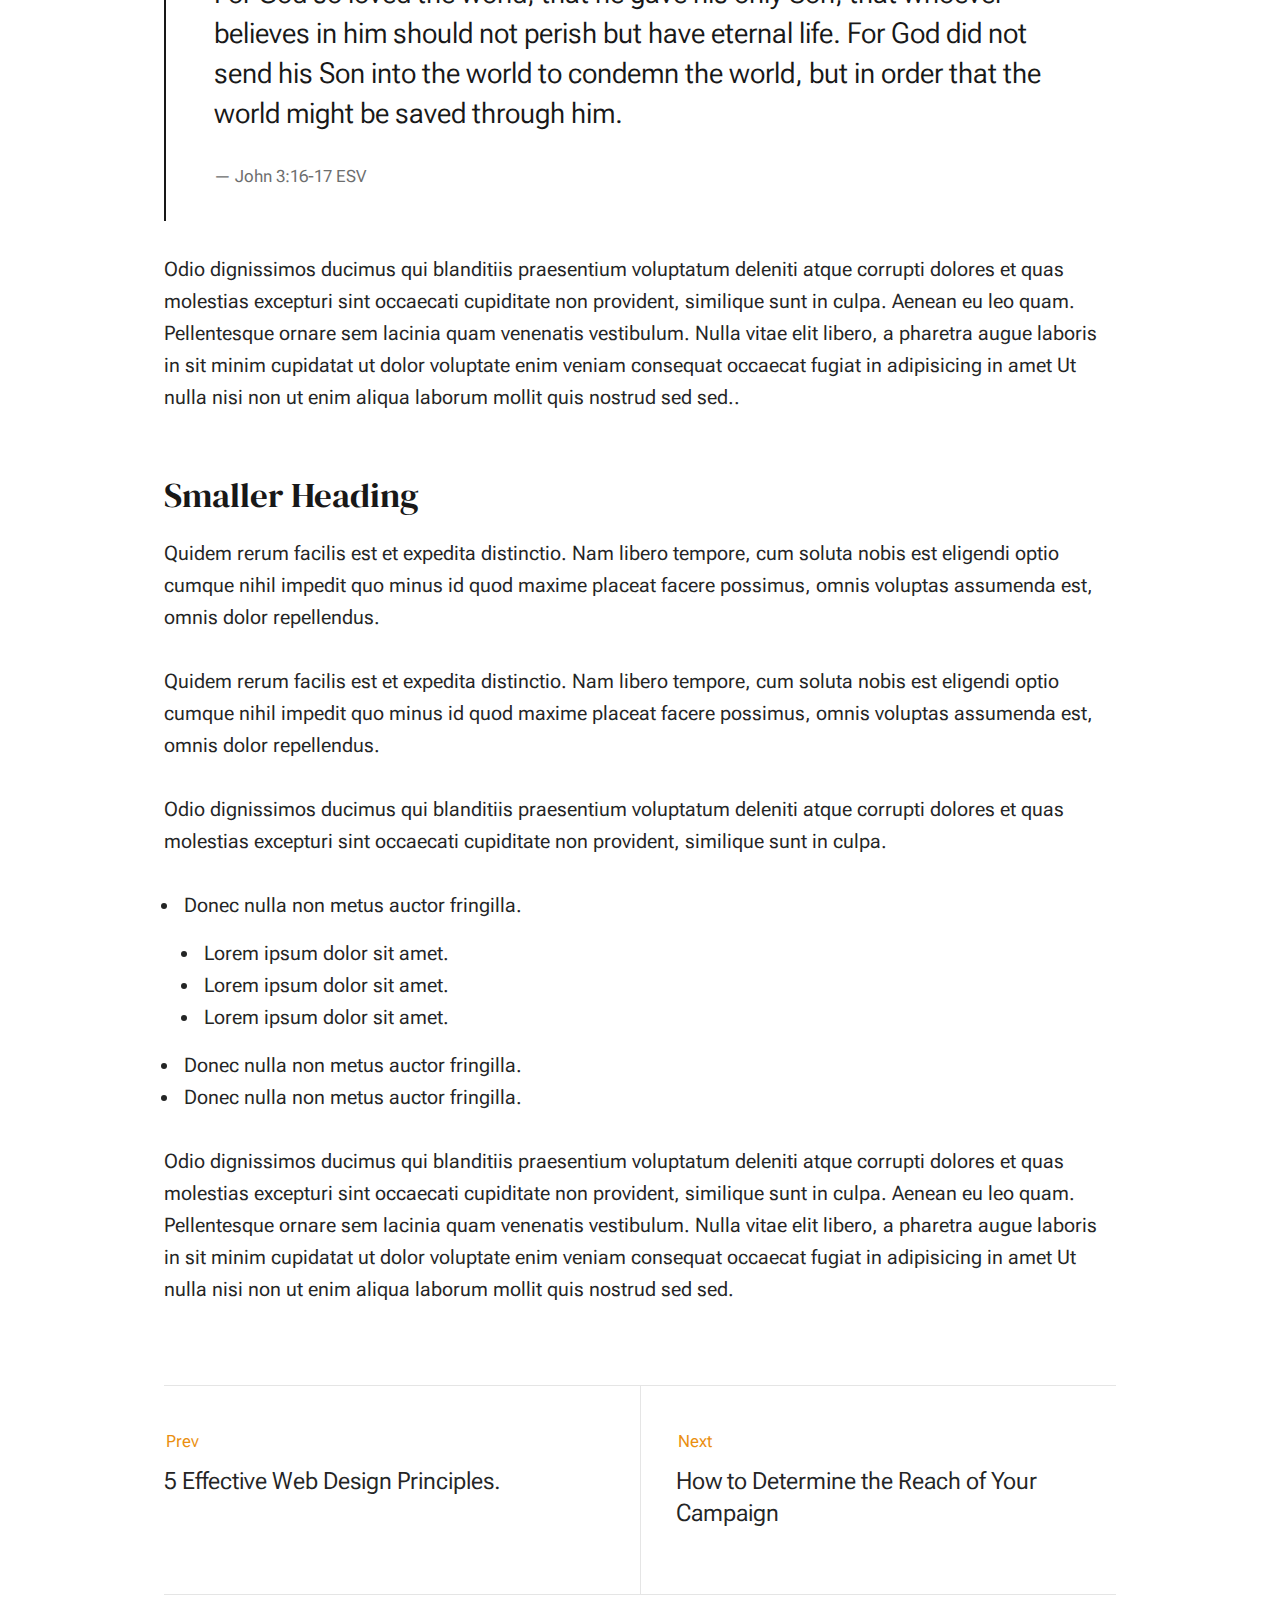
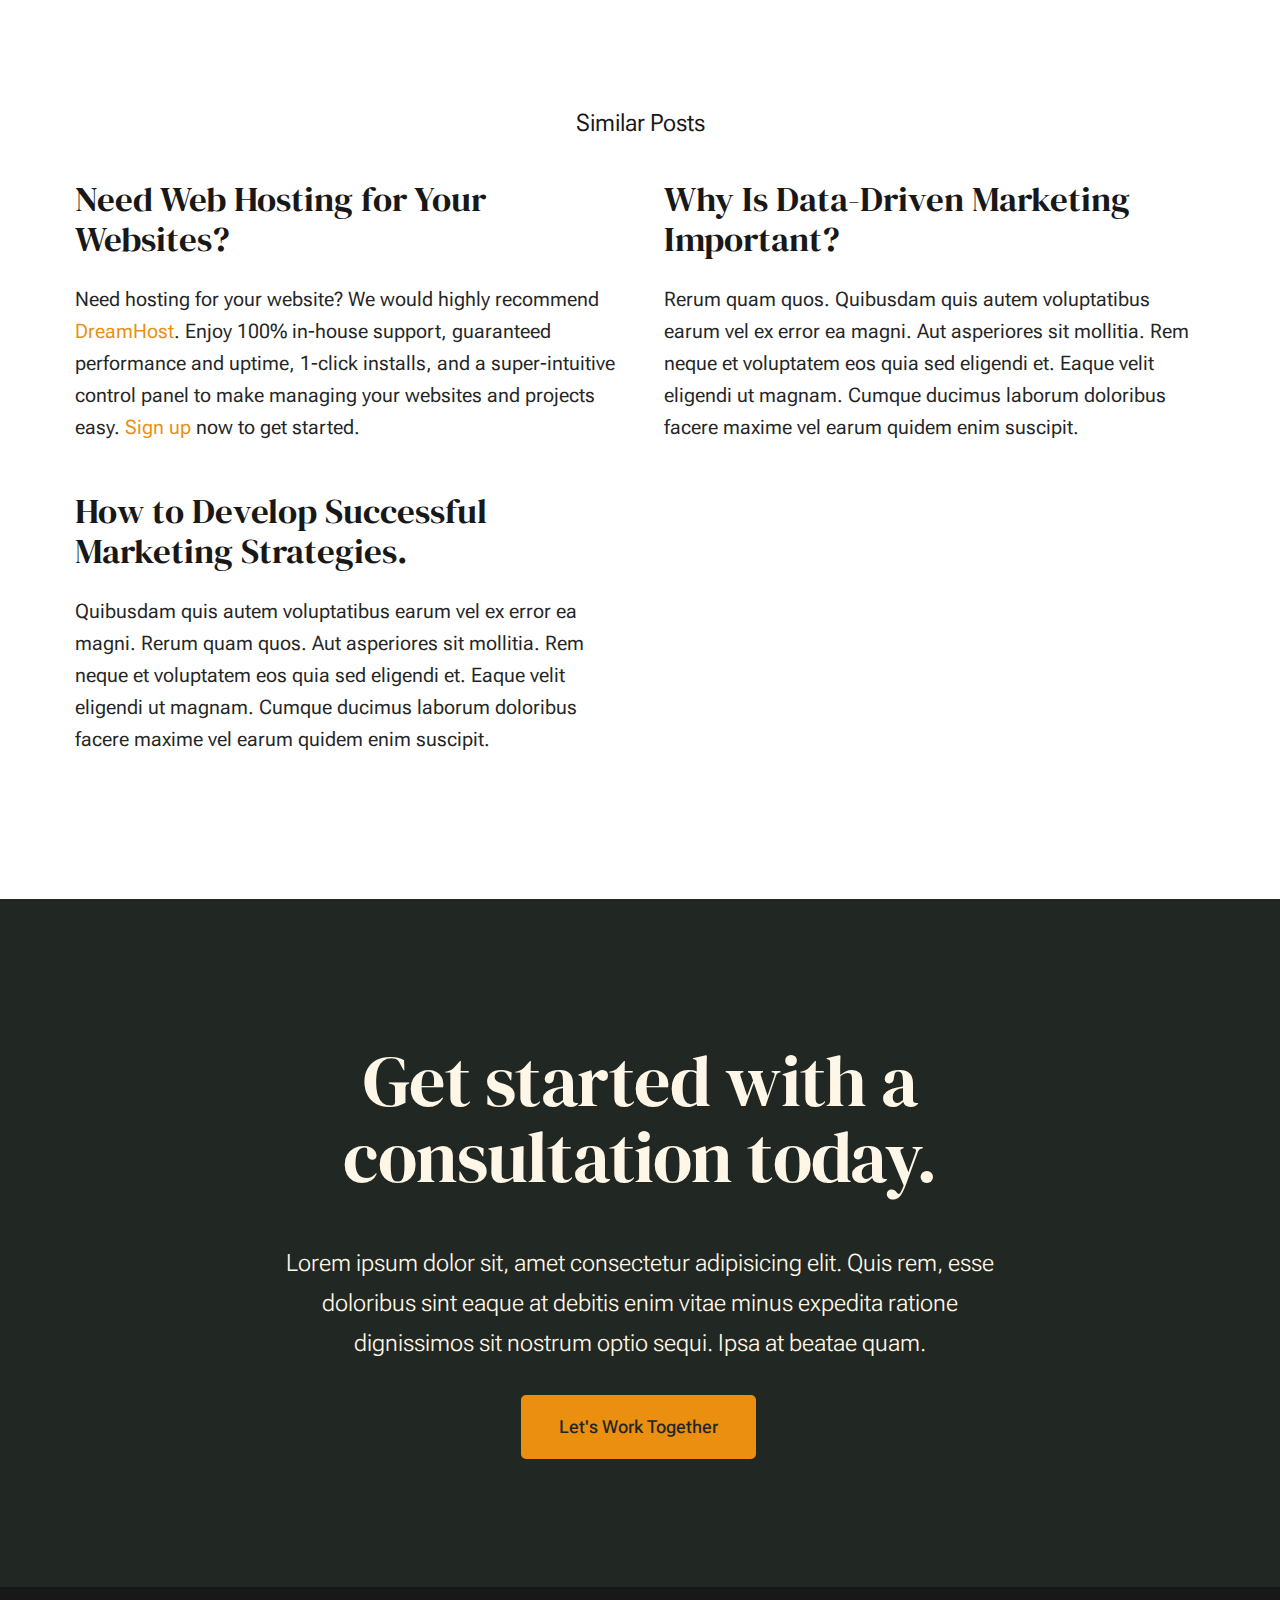
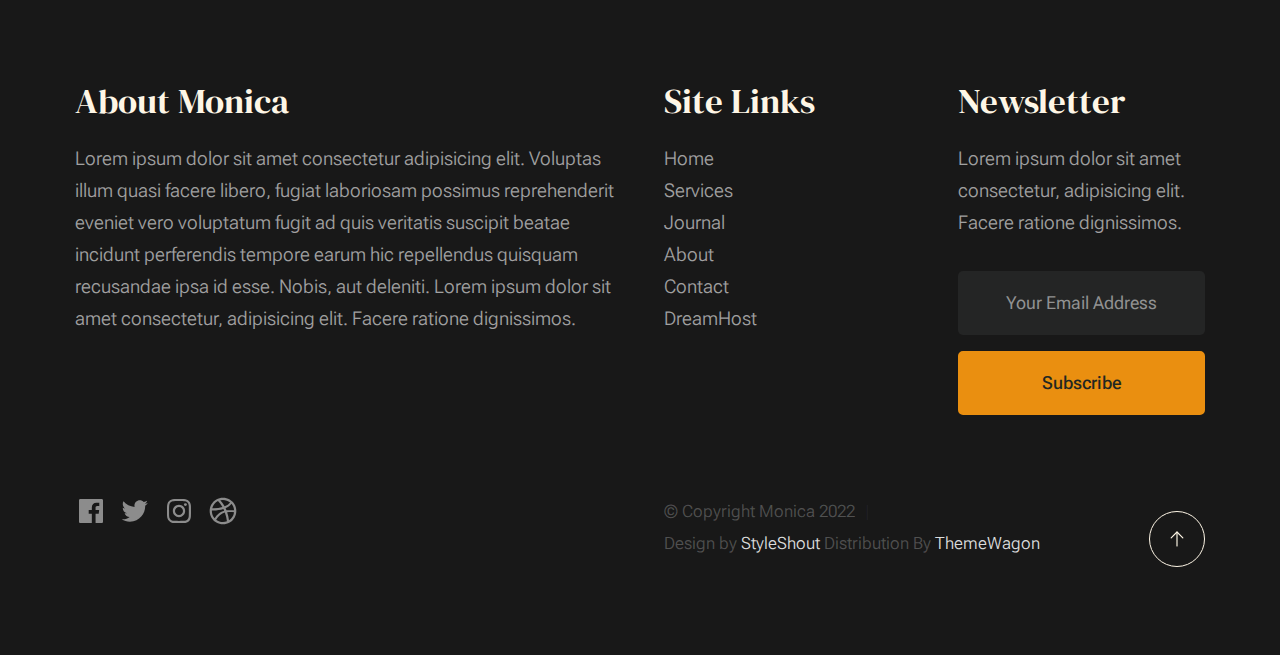
<file: monica-1,0,0/single.html>
<!DOCTYPE html>
<html lang="en" class="no-js" >
<head>

    <!--- basic page needs
    ================================================== -->
    <meta charset="utf-8">
    <meta name="viewport" content="width=device-width, initial-scale=1">
    <title>Single - Monica</title>

    <script>
        document.documentElement.classList.remove('no-js');
        document.documentElement.classList.add('js');
    </script>

    <!-- CSS
    ================================================== -->
    <link rel="stylesheet" href="css/vendor.css">
    <link rel="stylesheet" href="css/styles.css">

    <!-- favicons
    ================================================== -->
    <link rel="apple-touch-icon" sizes="180x180" href="apple-touch-icon.png">
    <link rel="icon" type="image/png" sizes="32x32" href="favicon-32x32.png">
    <link rel="icon" type="image/png" sizes="16x16" href="favicon-16x16.png">
    <link rel="manifest" href="site.webmanifest">

</head>


<body id="top">


    <!-- preloader
    ================================================== -->
    <div id="preloader">
        <div id="loader" class="dots-fade">
            <div></div>
            <div></div>
            <div></div>
        </div>
    </div>


    <!-- page wrap
    ================================================== -->
    <div id="page" class="s-pagewrap">


        <!-- # site header 
        ================================================== -->
        <header class="s-header">

            <div class="row s-header__inner width-sixteen-col">

                <div class="s-header__block">
                    <div class="s-header__logo">
                        <a class="logo" href="index.html">
                            <img src="images/logo.svg" alt="Homepage">
                        </a>
                    </div>

                    <a class="s-header__menu-toggle" href="#0"><span>Menu</span></a>
                </div> <!-- end s-header__block -->

                <nav class="s-header__nav">    
                    <ul class="s-header__menu-links">
                        <li><a href="about.html">About</a></li>
                        <li><a href="services.html">Services</a></li>
                        <li class="current"><a href="blog.html">Journal</a></li>
                        <li><a href="contact.html">Contact</a></li>
                    </ul> <!-- s-header__menu-links -->

                    <div class="s-header__contact">
                        <a href="contact.html" class="btn btn--primary s-header__contact-btn">Let's Work Together</a>
                        
                    </div> <!-- s-header__contact -->    
                </nav> <!-- end s-header__nav -->

            </div> <!-- end s-header__inner -->

        </header> <!-- end s-header -->


        <!-- # site main content
        ================================================== -->
        <article id="content" class="s-content entry">

            <div class="s-pageheader entry__header">
                <div class="row">
                    <div class="column xl-12">

                        <h1 class="entry__title">
                            5 Marketing Productivity Apps for Your Team
                        </h1> <!-- end entry__title -->

                        <div class="entry__meta">
                            <div class="entry__meta-date">
                                <svg width="24" height="24" fill="none" viewBox="0 0 24 24">
                                    <circle cx="12" cy="12" r="7.25" stroke="currentColor" stroke-width="1.5"></circle>
                                    <path stroke="currentColor" stroke-width="1.5" d="M12 8V12L14 14"></path>
                                </svg>
                                December 15, 2022 
                            </div>
                            <div class="entry__meta-cat">
                                <svg width="24" height="24" fill="none" viewBox="0 0 24 24">
                                    <path stroke="currentColor" stroke-linecap="round" stroke-linejoin="round" stroke-width="1.5" d="M19.25 17.25V9.75C19.25 8.64543 18.3546 7.75 17.25 7.75H4.75V17.25C4.75 18.3546 5.64543 19.25 6.75 19.25H17.25C18.3546 19.25 19.25 18.3546 19.25 17.25Z"></path>
                                    <path stroke="currentColor" stroke-linecap="round" stroke-linejoin="round" stroke-width="1.5" d="M13.5 7.5L12.5685 5.7923C12.2181 5.14977 11.5446 4.75 10.8127 4.75H6.75C5.64543 4.75 4.75 5.64543 4.75 6.75V11"></path>
                                </svg>                                      
                                <span class="cat-links">
                                    <a href="blog.html">Productivity</a>
                                    <a href="blog.html">Marketing</a>
                                </span>
                            </div>
                        </div> <!-- end entry__meta -->

                    </div>
                </div>
            </div> <!-- end entry__header --> 

            <div class="s-pagecontent entry__content">

                <div class="row entry__media">
                    <div class="column xl-12">
                        <figure class="featured-image">
                            <img src="images/thumbs/single/standard-1200.jpg" 
                                 srcset="images/thumbs/single/standard-2400.jpg 2400w, 
                                         images/thumbs/single/standard-1200.jpg 1200w, 
                                         images/thumbs/single/standard-600.jpg 600w" sizes="(max-width: 2400px) 100vw, 2400px" alt="">
                        </figure>
                    </div>
                </div> <!-- end entry__media -->

                <div class="row entry__primary width-narrower">
                    <div class="column xl-12"> 

                            <p class="lead">
                            Duis ex ad cupidatat tempor Excepteur cillum cupidatat fugiat nostrud cupidatat dolor 
                            sunt sint sit nisi est eu exercitation incididunt adipisicing veniam velit id fugiat 
                            enim mollit amet anim veniam dolor dolor irure velit commodo cillum sit nulla ullamco 
                            magna amet magna cupidatat qui labore cillum cillum cupidatat fugiat nostrud. </p> 

                            <p class="drop-cap">
                            Eligendi quam at quis. Sit vel neque quam consequuntur expedita quisquam. Incidunt quae 
                            qui error. Rerum non facere mollitia ut magnam laboriosam. Quisquam neque quia ex eligendi 
                            repellat illum quibusdam aut. Architecto quam consequuntur totam ratione reprehenderit est 
                            praesentium impedit maiores incididunt adipisicing veniam velit .
                            </p>
    
                            <p>
                            Duis ex ad cupidatat tempor Excepteur cillum cupidatat fugiat nostrud cupidatat dolor 
                            sunt sint sit nisi est eu exercitation incididunt adipisicing veniam velit id fugiat 
                            enim mollit amet anim veniam dolor dolor irure velit commodo cillum sit nulla ullamco 
                            magna amet magna cupidatat qui labore cillum sit in tempor veniam consequat non laborum 
                            adipisicing aliqua ea nisi sint ut quis proident ullamco ut dolore culpa occaecat ut 
                            laboris in sit minim cupidatat ut dolor voluptate enim veniam consequat occaecat fugiat 
                            in adipisicing in amet Ut nulla nisi non ut enim aliqua laborum mollit quis nostrud sed sed.
                            </p>
            
                            <figure class="alignwide">
                                <img src="images/sample-1200.jpg" 
                                     srcset="images/sample-2400.jpg 2400w, 
                                             images/sample-1200.jpg 1200w, 
                                             images/sample-600.jpg 600w" sizes="(max-width: 2400px) 100vw, 2400px" alt="">
                            </figure>
    
                            <p>
                            Duis ex ad cupidatat tempor Excepteur cillum cupidatat fugiat nostrud cupidatat dolor 
                            sunt sint sit nisi est eu exercitation incididunt adipisicing veniam velit id fugiat 
                            enim mollit amet anim veniam dolor dolor irure velit commodo cillum sit nulla ullamco 
                            magna amet magna cupidatat qui labore cillum sit in tempor veniam consequat non laborum 
                            adipisicing aliqua ea nisi sint ut quis proident ullamco ut dolore culpa occaecat ut 
                            laboris in sit minim cupidatat ut dolor voluptate enim veniam consequat occaecat fugiat 
                            in adipisicing in amet Ut nulla nisi non ut enim aliqua laborum mollit quis nostrud sed sed.
                            </p>
    
                            <h2>Large Heading</h2>
        
                            <p>
                            Harum quidem rerum facilis est et expedita distinctio. Nam libero tempore, cum soluta 
                            nobis est eligendi optio cumque nihil impedit quo minus <a href="http://#">omnis voluptas assumenda est</a> 
                            id quod maxime placeat facere possimus, omnis dolor repellendus. Temporibus autem quibusdam et 
                            aut officiis debitis aut rerum necessitatibus saepe eveniet ut et.</p>
    
                            <blockquote>
                                <p>
                                For God so loved the world, that he gave his only Son, that whoever believes in 
                                him should not perish but have eternal life. For God did not send his Son into 
                                the world to condemn the world, but in order that the world might be 
                                saved through him.
                                </p>
                                <cite>John 3:16-17 ESV</cite>
                            </blockquote>
    
                            <p>
                            Odio dignissimos ducimus qui blanditiis praesentium voluptatum deleniti atque corrupti dolores 
                            et quas molestias excepturi sint occaecati cupiditate non provident, similique sunt in culpa. 
                            Aenean eu leo quam. Pellentesque ornare sem lacinia quam venenatis vestibulum. Nulla vitae elit 
                            libero, a pharetra augue laboris in sit minim cupidatat ut dolor voluptate enim veniam consequat 
                            occaecat fugiat in adipisicing in amet Ut nulla nisi non ut enim aliqua laborum mollit quis nostrud sed sed..</p>
    
                            <h3>Smaller Heading</h3>
    
                            <p>
                            Quidem rerum facilis est et expedita distinctio. Nam libero tempore, cum soluta nobis est 
                            eligendi optio cumque nihil impedit quo minus id quod maxime placeat facere possimus, omnis voluptas 
                            assumenda est, omnis dolor repellendus.
                            </p>
    
                            <p>
                            Quidem rerum facilis est et expedita distinctio. Nam libero tempore, cum soluta nobis est 
                            eligendi optio cumque nihil impedit quo minus id quod maxime placeat facere possimus, omnis voluptas 
                            assumenda est, omnis dolor repellendus.
                            </p>
                                    
                            <p>
                            Odio dignissimos ducimus qui blanditiis praesentium voluptatum deleniti atque corrupti dolores et 
                            quas molestias excepturi sint occaecati cupiditate non provident, similique sunt in culpa.</p>
    
                            <ul>
                                <li>Donec nulla non metus auctor fringilla.
                                    <ul>
                                        <li>Lorem ipsum dolor sit amet.</li>
                                        <li>Lorem ipsum dolor sit amet.</li>
                                        <li>Lorem ipsum dolor sit amet.</li>
                                    </ul>
                                </li>
                                <li>Donec nulla non metus auctor fringilla.</li>
                                <li>Donec nulla non metus auctor fringilla.</li>
                            </ul>
    
                            <p>
                            Odio dignissimos ducimus qui blanditiis praesentium voluptatum deleniti atque corrupti dolores et quas 
                            molestias excepturi sint occaecati cupiditate non provident, similique sunt in culpa. Aenean eu leo quam. 
                            Pellentesque ornare sem lacinia quam venenatis vestibulum. Nulla vitae elit libero, a pharetra augue 
                            laboris in sit minim cupidatat ut dolor voluptate enim veniam consequat occaecat fugiat in adipisicing 
                            in amet Ut nulla nisi non ut enim aliqua laborum mollit quis nostrud sed sed.
                            </p>        

                            <div class="post-nav">
                                <div class="post-nav__prev">
                                    <a href="single-standard.html" rel="prev">
                                        <span>Prev</span>
                                        5 Effective Web Design Principles. 
                                    </a>
                                </div>
                                <div class="post-nav__next">
                                    <a href="single-standard.html" rel="next">
                                        <span>Next</span>
                                        How to Determine the Reach of Your Campaign
                                    </a>
                                </div>
                            </div> <!-- end post-nav -->                                                   
                   
                    </div> <!-- end column-->
                </div> <!-- end entry__primary -->    
                
                <div class="row related-posts">
                    <div class="column xl-12">

                        <h4 class="text-center">Similar Posts</h4>

                        <div class="grid-list-items">
                
                            <div class="grid-list-items__item blog-card">
                                <div class="blog-card__header">
                                    <h3 class="blog-card__title"><a href="https://www.dreamhost.com/r.cgi?287326">Need Web Hosting for Your Websites?</a></h3>
                                </div>
                                <div class="blog-card__text">
                                    <p>
                                    Need hosting for your website? We would highly recommend <a href="https://www.dreamhost.com/r.cgi?287326">DreamHost</a>.
                                    Enjoy 100% in-house support, guaranteed performance and uptime, 1-click installs, and a super-intuitive control 
                                    panel to make managing your websites and projects easy. <a href="https://www.dreamhost.com/r.cgi?287326">Sign up</a> now to get started.
                                    </p>
                                </div>
                            </div> <!-- end blog-card -->
                            <div class="grid-list-items__item blog-card">
                                <div class="blog-card__header">
                                    <h3 class="blog-card__title"><a href="single.html">Why Is Data-Driven Marketing Important?</a></h3>
                                </div>
                                <div class="blog-card__text">
                                    <p>
                                    Rerum quam quos. Quibusdam quis autem voluptatibus earum vel ex error ea magni. Aut asperiores 
                                    sit mollitia. Rem neque et voluptatem eos quia sed eligendi et. Eaque velit eligendi ut 
                                    magnam. Cumque ducimus laborum doloribus facere maxime vel earum quidem enim suscipit.
                                    </p>
                                </div>
                            </div> <!-- end blog-card -->
                            <div class="grid-list-items__item blog-card">
                                <div class="blog-card__header">
                                    <h3 class="blog-card__title"><a href="single.html">How to Develop Successful Marketing Strategies.</a></h3>
                                </div>
                                <div class="blog-card__text">
                                    <p>
                                    Quibusdam quis autem voluptatibus earum vel ex error ea magni. Rerum quam quos. Aut asperiores 
                                    sit mollitia. Rem neque et voluptatem eos quia sed eligendi et. Eaque velit eligendi ut 
                                    magnam. Cumque ducimus laborum doloribus facere maxime vel earum quidem enim suscipit.
                                    </p>
                                </div>
                            </div> <!-- end blog card -->
                        
                        </div> <!-- end grid-list-items -->
                          
                    </div> <!-- end column -->
                </div> <!-- end related-posts --> 

            </div> <!-- end entry__content -->

        </article> <!-- s-content entry-->
        

        <!-- # cta
        ================================================== -->
        <section id="cta" class="s-cta">

            <div class="row row-x-center text-center">
                <div class="column xl-8 lg-12">

                    <div class="s-cta__content">
                        <h2 class="text-display-title">
                        Get started with a consultation today.
                        </h2>
                        <p class="lead">
                        Lorem ipsum dolor sit, amet consectetur adipisicing elit. Quis rem, esse doloribus sint eaque at debitis enim vitae minus expedita ratione dignissimos sit nostrum optio sequi. Ipsa at beatae quam.
                        </p>
                        <a href="contact.html" class="btn btn--primary">Let's Work Together</a>
                    </div>

                </div>
            </div>

        </section> <!-- end s-cta -->


        <!-- # footer 
        ================================================== -->
        <footer class="s-footer">
            <div class="row s-footer__content">
                <div class="column xl-6 lg-6 md-12 s-footer__block s-footer__about">                    
                    <h3>About Monica</h3>
                    <p>
                    Lorem ipsum dolor sit amet consectetur adipisicing elit. Voluptas illum quasi facere libero, 
                    fugiat laboriosam possimus reprehenderit eveniet vero voluptatum fugit ad quis veritatis suscipit beatae 
                    incidunt perferendis tempore earum hic repellendus quisquam recusandae ipsa id esse. Nobis, aut deleniti.
                    Lorem ipsum dolor sit amet consectetur, adipisicing elit. Facere ratione dignissimos.
                    </p>               
                </div>                
                <div class="column xl-3 lg-6 md-12 s-footer__block s-footer__site-links">
                    <h3>Site Links</h3>
                    <ul class="link-list">
                        <li><a href="index.html">Home</a></li>
                        <li><a href="services.html">Services</a></li>
                        <li><a href="blog.html">Journal</a></li>
                        <li><a href="about.html">About</a></li>
                        <li><a href="contact.html">Contact</a></li>
                        <li><a href="https://www.dreamhost.com/r.cgi?287326">DreamHost</a></li>
                    </ul>
                </div>
                <div class="column xl-3 lg-6 md-12 tab-12 s-footer__block s-footer__newsletter">
                    <h3>Newsletter</h3>

                    <p>
                    Lorem ipsum dolor sit amet consectetur, adipisicing elit. Facere ratione dignissimos.
                    </p>

                    <div class="subscribe-form">
                        <form id="mc-form" class="mc-form">
                            <input type="email" name="EMAIL" id="mce-EMAIL" class="u-fullwidth text-center" placeholder="Your Email Address" title="The domain portion of the email address is invalid (the portion after the @)." pattern="^([^\x00-\x20\x22\x28\x29\x2c\x2e\x3a-\x3c\x3e\x40\x5b-\x5d\x7f-\xff]+|\x22([^\x0d\x22\x5c\x80-\xff]|\x5c[\x00-\x7f])*\x22)(\x2e([^\x00-\x20\x22\x28\x29\x2c\x2e\x3a-\x3c\x3e\x40\x5b-\x5d\x7f-\xff]+|\x22([^\x0d\x22\x5c\x80-\xff]|\x5c[\x00-\x7f])*\x22))*\x40([^\x00-\x20\x22\x28\x29\x2c\x2e\x3a-\x3c\x3e\x40\x5b-\x5d\x7f-\xff]+|\x5b([^\x0d\x5b-\x5d\x80-\xff]|\x5c[\x00-\x7f])*\x5d)(\x2e([^\x00-\x20\x22\x28\x29\x2c\x2e\x3a-\x3c\x3e\x40\x5b-\x5d\x7f-\xff]+|\x5b([^\x0d\x5b-\x5d\x80-\xff]|\x5c[\x00-\x7f])*\x5d))*(\.\w{2,})+$" required>
                            <input type="submit" name="subscribe" value="Subscribe" class="btn btn--primary btn--small u-fullwidth">
                            <!-- <div style="position: absolute; left: -5000px;" aria-hidden="true"><input type="text" name="b_cdb7b577e41181934ed6a6a44_9a91cfe7b3" tabindex="-1" value=""></div> -->
                            <div class="mc-status"></div>
                        </form>
                    </div>
                </div>
            </div>    
            
            <div class="row s-footer__bottom">
                <div class="column xl-6 lg-12">
                    <ul class="s-footer__social social-list">
                        <li>
                            <a href="#0">
                                <svg xmlns="http://www.w3.org/2000/svg" width="24" height="24" viewBox="0 0 24 24" style="fill:rgba(0, 0, 0, 1);transform:;-ms-filter:"><path d="M20,3H4C3.447,3,3,3.448,3,4v16c0,0.552,0.447,1,1,1h8.615v-6.96h-2.338v-2.725h2.338v-2c0-2.325,1.42-3.592,3.5-3.592 c0.699-0.002,1.399,0.034,2.095,0.107v2.42h-1.435c-1.128,0-1.348,0.538-1.348,1.325v1.735h2.697l-0.35,2.725h-2.348V21H20 c0.553,0,1-0.448,1-1V4C21,3.448,20.553,3,20,3z"></path></svg>
                                <span class="u-screen-reader-text">Facebook</span>
                            </a>
                        </li>
                        <li>
                            <a href="#0">
                                <svg xmlns="http://www.w3.org/2000/svg" width="24" height="24" viewBox="0 0 24 24" style="fill:rgba(0, 0, 0, 1);transform:;-ms-filter:"><path d="M19.633,7.997c0.013,0.175,0.013,0.349,0.013,0.523c0,5.325-4.053,11.461-11.46,11.461c-2.282,0-4.402-0.661-6.186-1.809 c0.324,0.037,0.636,0.05,0.973,0.05c1.883,0,3.616-0.636,5.001-1.721c-1.771-0.037-3.255-1.197-3.767-2.793 c0.249,0.037,0.499,0.062,0.761,0.062c0.361,0,0.724-0.05,1.061-0.137c-1.847-0.374-3.23-1.995-3.23-3.953v-0.05 c0.537,0.299,1.16,0.486,1.82,0.511C3.534,9.419,2.823,8.184,2.823,6.787c0-0.748,0.199-1.434,0.548-2.032 c1.983,2.443,4.964,4.04,8.306,4.215c-0.062-0.3-0.1-0.611-0.1-0.923c0-2.22,1.796-4.028,4.028-4.028 c1.16,0,2.207,0.486,2.943,1.272c0.91-0.175,1.782-0.512,2.556-0.973c-0.299,0.935-0.936,1.721-1.771,2.22 c0.811-0.088,1.597-0.312,2.319-0.624C21.104,6.712,20.419,7.423,19.633,7.997z"></path></svg>
                                <span class="u-screen-reader-text">Twitter</span>
                            </a>
                        </li>
                        <li>
                            <a href="#0">
                                <svg xmlns="http://www.w3.org/2000/svg" width="24" height="24" viewBox="0 0 24 24" style="fill:rgba(0, 0, 0, 1);transform:;-ms-filter:"><path d="M11.999,7.377c-2.554,0-4.623,2.07-4.623,4.623c0,2.554,2.069,4.624,4.623,4.624c2.552,0,4.623-2.07,4.623-4.624 C16.622,9.447,14.551,7.377,11.999,7.377L11.999,7.377z M11.999,15.004c-1.659,0-3.004-1.345-3.004-3.003 c0-1.659,1.345-3.003,3.004-3.003s3.002,1.344,3.002,3.003C15.001,13.659,13.658,15.004,11.999,15.004L11.999,15.004z"></path><circle cx="16.806" cy="7.207" r="1.078"></circle><path d="M20.533,6.111c-0.469-1.209-1.424-2.165-2.633-2.632c-0.699-0.263-1.438-0.404-2.186-0.42 c-0.963-0.042-1.268-0.054-3.71-0.054s-2.755,0-3.71,0.054C7.548,3.074,6.809,3.215,6.11,3.479C4.9,3.946,3.945,4.902,3.477,6.111 c-0.263,0.7-0.404,1.438-0.419,2.186c-0.043,0.962-0.056,1.267-0.056,3.71c0,2.442,0,2.753,0.056,3.71 c0.015,0.748,0.156,1.486,0.419,2.187c0.469,1.208,1.424,2.164,2.634,2.632c0.696,0.272,1.435,0.426,2.185,0.45 c0.963,0.042,1.268,0.055,3.71,0.055s2.755,0,3.71-0.055c0.747-0.015,1.486-0.157,2.186-0.419c1.209-0.469,2.164-1.424,2.633-2.633 c0.263-0.7,0.404-1.438,0.419-2.186c0.043-0.962,0.056-1.267,0.056-3.71s0-2.753-0.056-3.71C20.941,7.57,20.801,6.819,20.533,6.111z M19.315,15.643c-0.007,0.576-0.111,1.147-0.311,1.688c-0.305,0.787-0.926,1.409-1.712,1.711c-0.535,0.199-1.099,0.303-1.67,0.311 c-0.95,0.044-1.218,0.055-3.654,0.055c-2.438,0-2.687,0-3.655-0.055c-0.569-0.007-1.135-0.112-1.669-0.311 c-0.789-0.301-1.414-0.923-1.719-1.711c-0.196-0.534-0.302-1.099-0.311-1.669c-0.043-0.95-0.053-1.218-0.053-3.654 c0-2.437,0-2.686,0.053-3.655c0.007-0.576,0.111-1.146,0.311-1.687c0.305-0.789,0.93-1.41,1.719-1.712 c0.534-0.198,1.1-0.303,1.669-0.311c0.951-0.043,1.218-0.055,3.655-0.055c2.437,0,2.687,0,3.654,0.055 c0.571,0.007,1.135,0.112,1.67,0.311c0.786,0.303,1.407,0.925,1.712,1.712c0.196,0.534,0.302,1.099,0.311,1.669 c0.043,0.951,0.054,1.218,0.054,3.655c0,2.436,0,2.698-0.043,3.654H19.315z"></path></svg>
                                <span class="u-screen-reader-text">Instagram</span>
                            </a>
                        </li>
                        <li>
                            <a href="#0">
                                <svg xmlns="http://www.w3.org/2000/svg" width="24" height="24" viewBox="0 0 24 24" style="fill: rgba(0, 0, 0, 1);transform: ;msFilter:;"><path d="M20.66 6.98a9.932 9.932 0 0 0-3.641-3.64C15.486 2.447 13.813 2 12 2s-3.486.447-5.02 1.34c-1.533.893-2.747 2.107-3.64 3.64S2 10.187 2 12s.446 3.487 1.34 5.02a9.924 9.924 0 0 0 3.641 3.64C8.514 21.553 10.187 22 12 22s3.486-.447 5.02-1.34a9.932 9.932 0 0 0 3.641-3.64C21.554 15.487 22 13.813 22 12s-.446-3.487-1.34-5.02zM12 3.66c2 0 3.772.64 5.32 1.919-.92 1.174-2.286 2.14-4.1 2.9-1.002-1.813-2.088-3.327-3.261-4.54A7.715 7.715 0 0 1 12 3.66zM5.51 6.8a8.116 8.116 0 0 1 2.711-2.22c1.212 1.201 2.325 2.7 3.34 4.5-2 .6-4.114.9-6.341.9-.573 0-1.006-.013-1.3-.04A8.549 8.549 0 0 1 5.51 6.8zM3.66 12c0-.054.003-.12.01-.2.007-.08.01-.146.01-.2.254.014.641.02 1.161.02 2.666 0 5.146-.367 7.439-1.1.187.373.381.793.58 1.26-1.32.293-2.674 1.006-4.061 2.14S6.4 16.247 5.76 17.5c-1.4-1.587-2.1-3.42-2.1-5.5zM12 20.34c-1.894 0-3.594-.587-5.101-1.759.601-1.187 1.524-2.322 2.771-3.401 1.246-1.08 2.483-1.753 3.71-2.02a29.441 29.441 0 0 1 1.56 6.62 8.166 8.166 0 0 1-2.94.56zm7.08-3.96a8.351 8.351 0 0 1-2.58 2.621c-.24-2.08-.7-4.107-1.379-6.081.932-.066 1.765-.1 2.5-.1.799 0 1.686.034 2.659.1a8.098 8.098 0 0 1-1.2 3.46zm-1.24-5c-1.16 0-2.233.047-3.22.14a27.053 27.053 0 0 0-.68-1.62c2.066-.906 3.532-2.006 4.399-3.3 1.2 1.414 1.854 3.027 1.96 4.84-.812-.04-1.632-.06-2.459-.06z"></path></svg>
                                <span class="u-screen-reader-text">Dribbble</span>
                            </a>
                        </li>
                    </ul> <!-- end s-footer__social -->
                </div>
                <div class="column xl-6 lg-12">
                    <p class="ss-copyright">
                        <span>© Copyright Monica 2022</span> 
                        <span>Design by <a href="https://www.styleshout.com/">StyleShout</a> Distribution By <a href="https://themewagon.com">ThemeWagon</a></span>
                    </p>
                </div>

                <div class="ss-go-top">
                    <a class="smoothscroll" title="Back to Top" href="#top">
                        <svg xmlns="http://www.w3.org/2000/svg" viewBox="0 0 24 24" width="36" height="36" fill="none" stroke="#ffffff" stroke-width="1" stroke-linecap="round" stroke-linejoin="round">&lt;!--!  Atomicons Free 1.00 by @atisalab License - https://atomicons.com/license/ (Icons: CC BY 4.0) Copyright 2021 Atomicons --&gt;<polyline points="17 11 12 6 7 11"></polyline><line x1="12" y1="18" x2="12" y2="6"></line></svg>
                    </a>
                </div> <!-- end ss-go-top -->
            </div>
            
        </footer> <!-- end s-footer -->

    </div> <!-- end page-wrap -->

    <!-- Java Script
    ================================================== -->
    <script src="js/plugins.js"></script>
    <script src="js/main.js"></script>

</body>
</html>
</file>
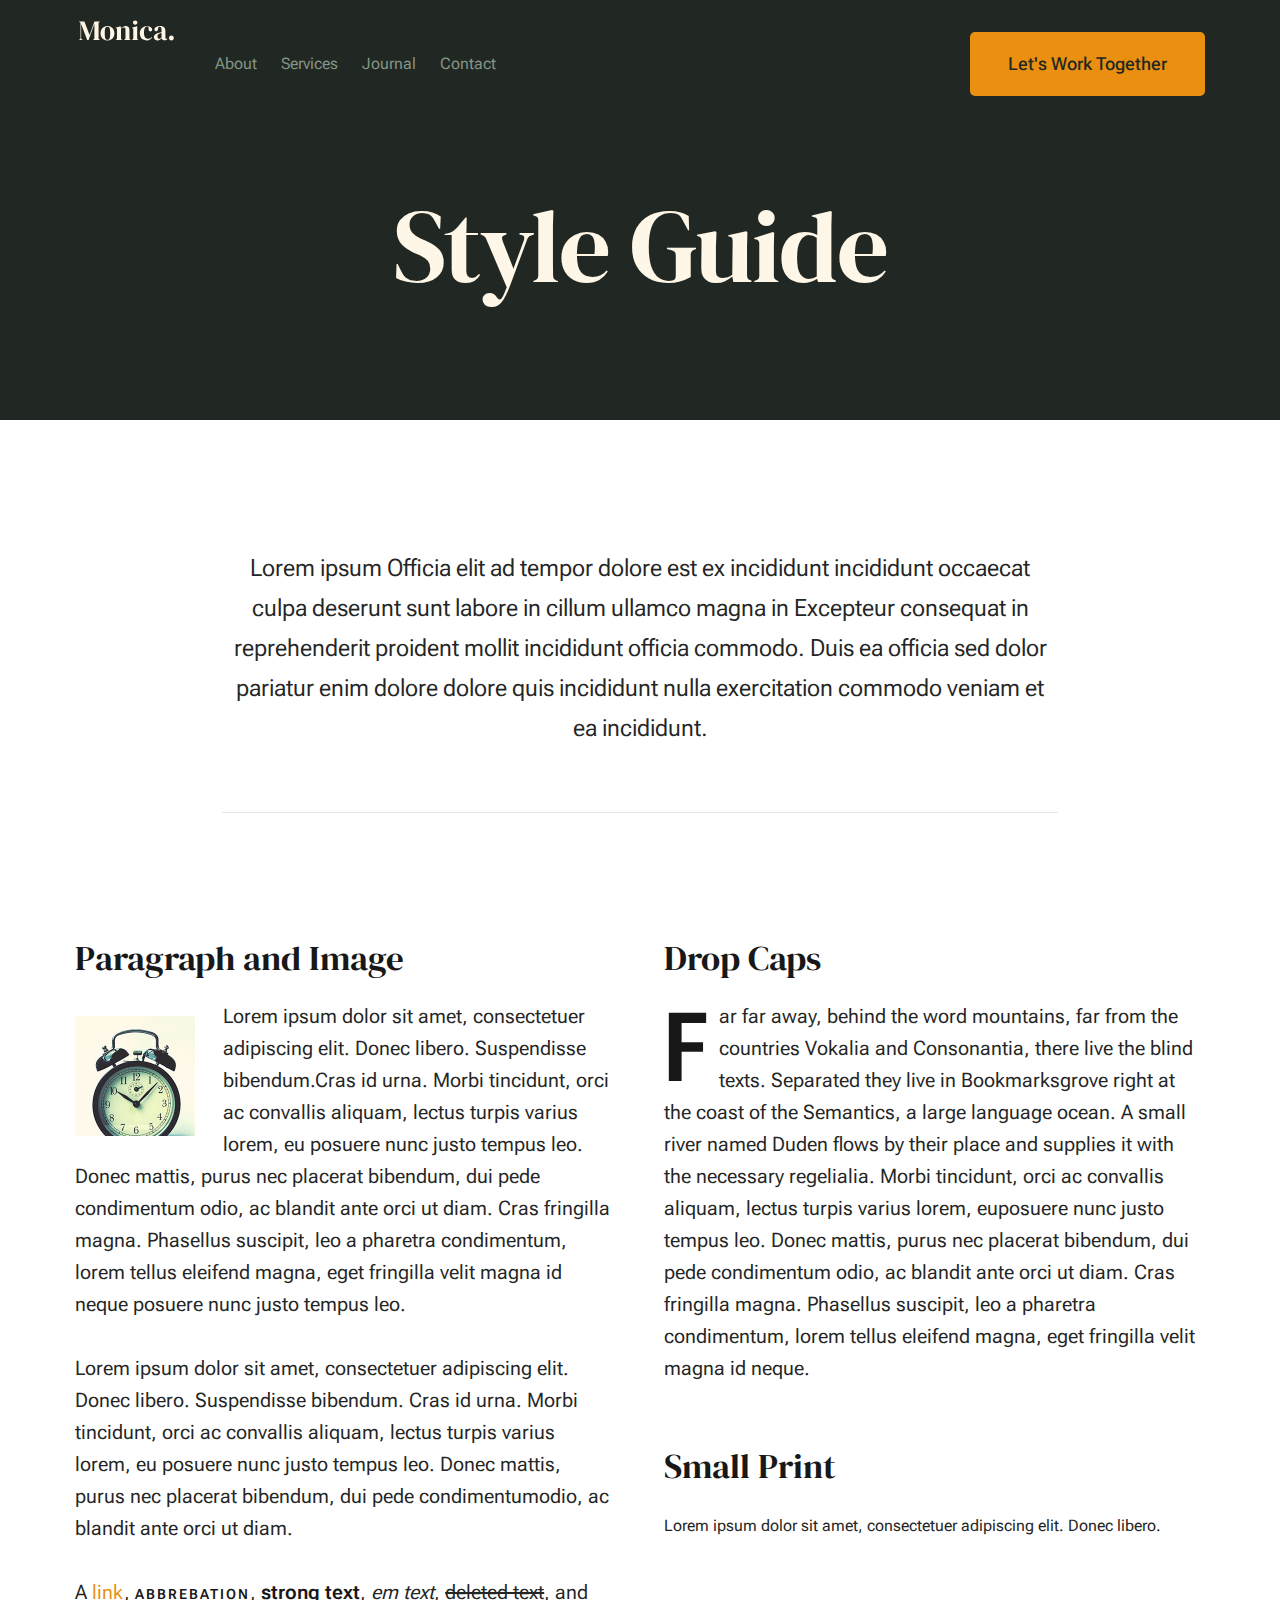
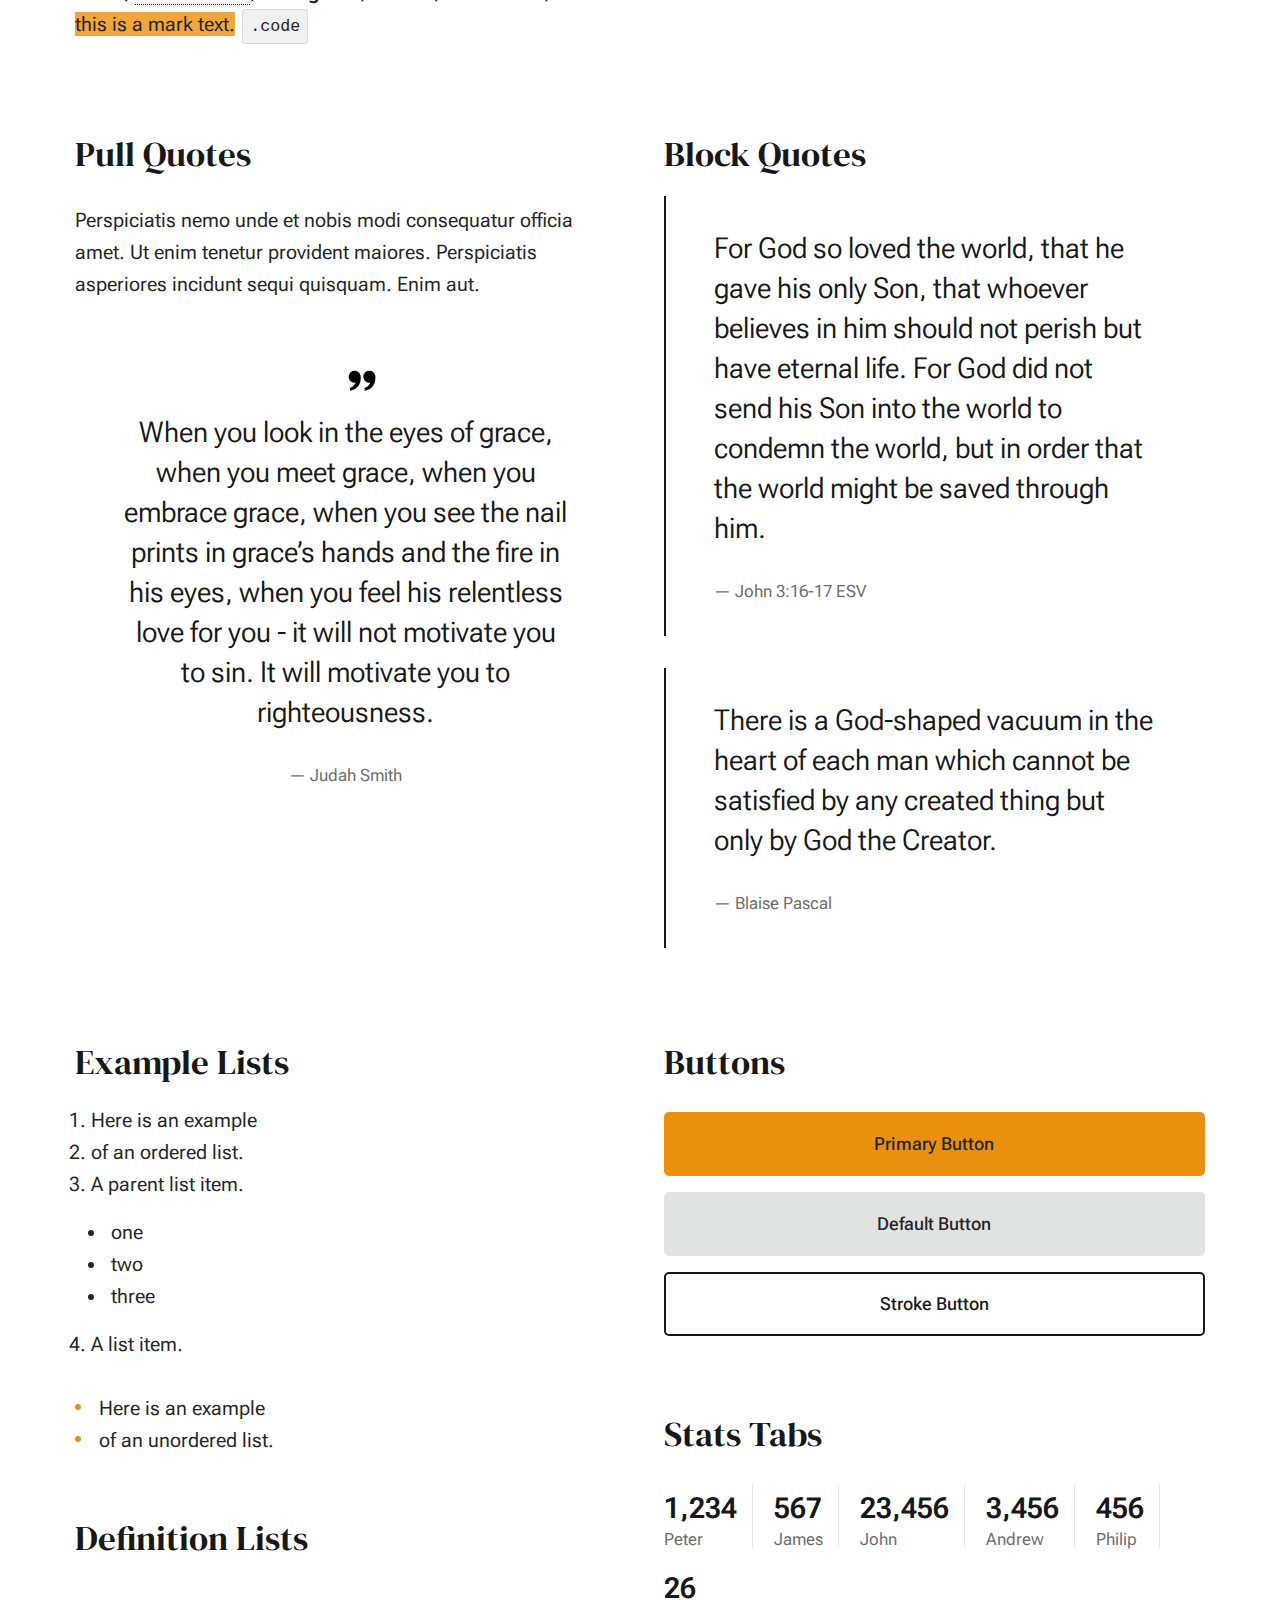
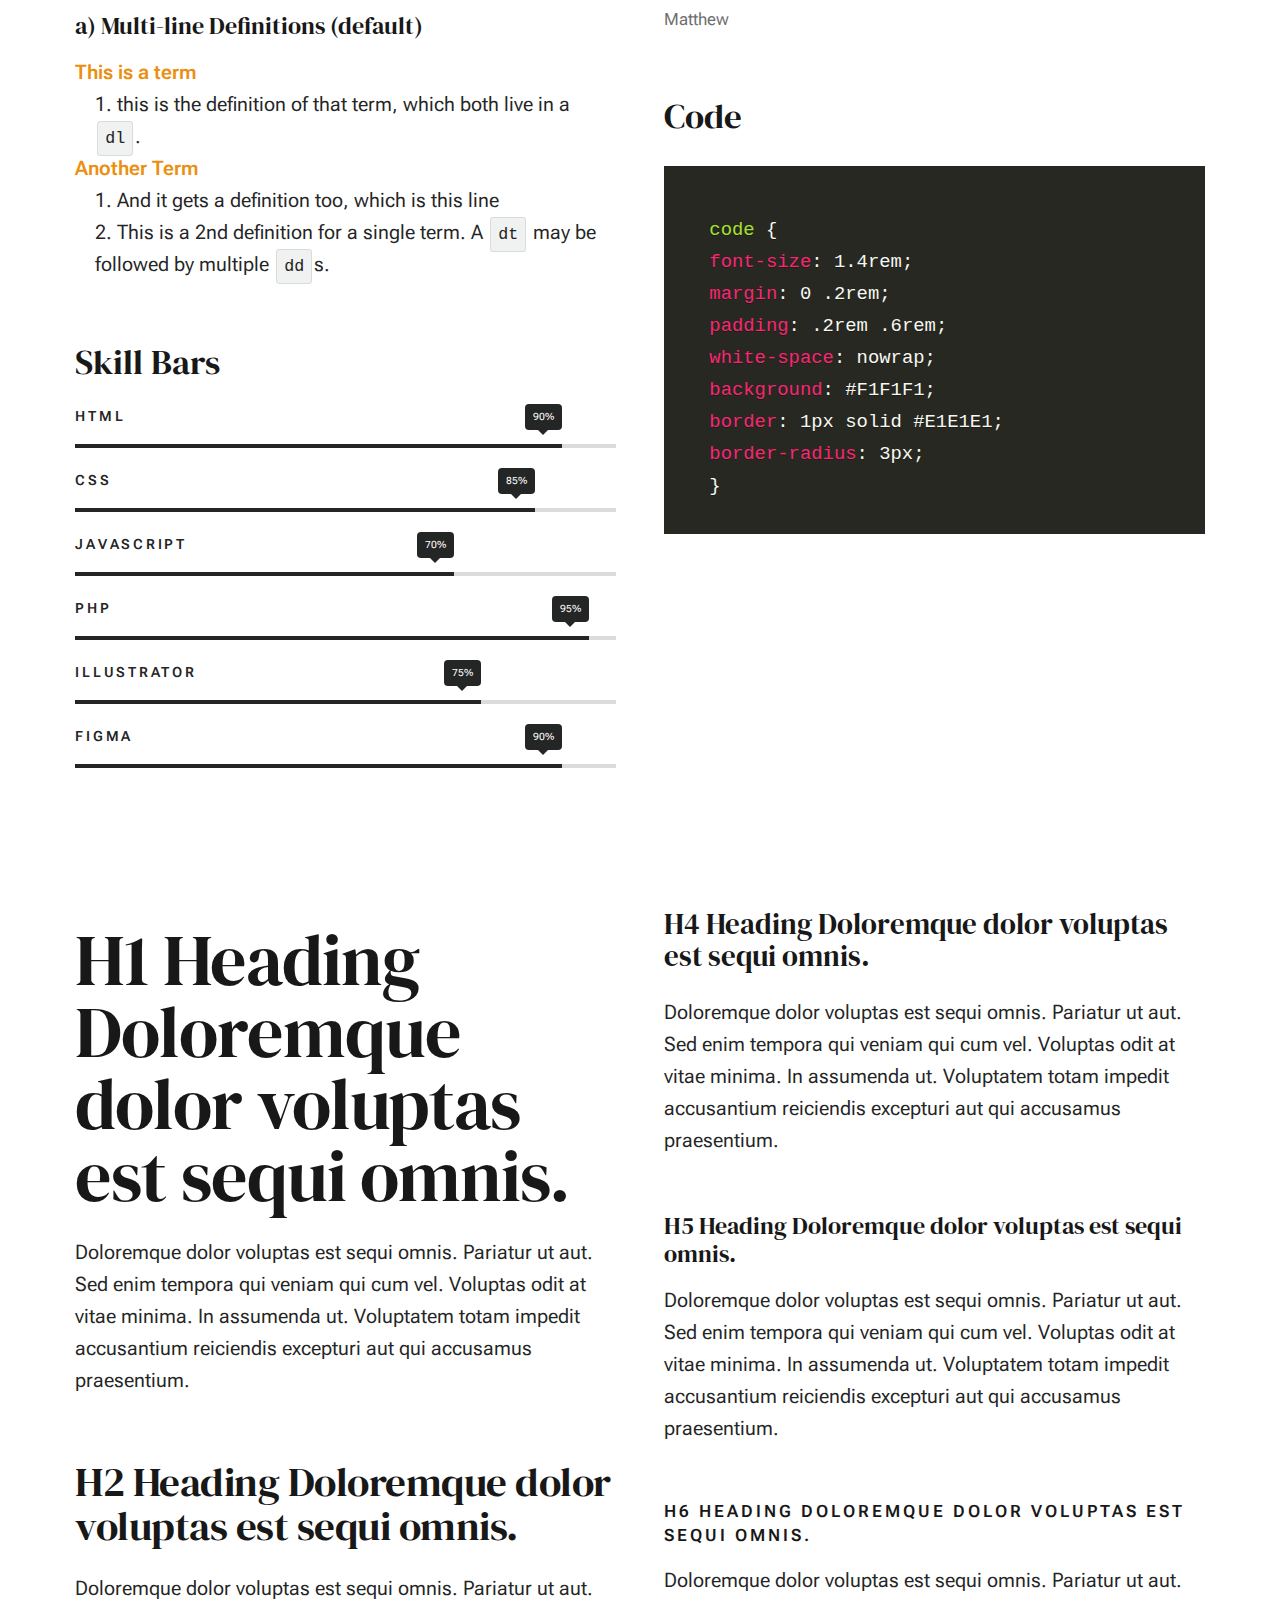
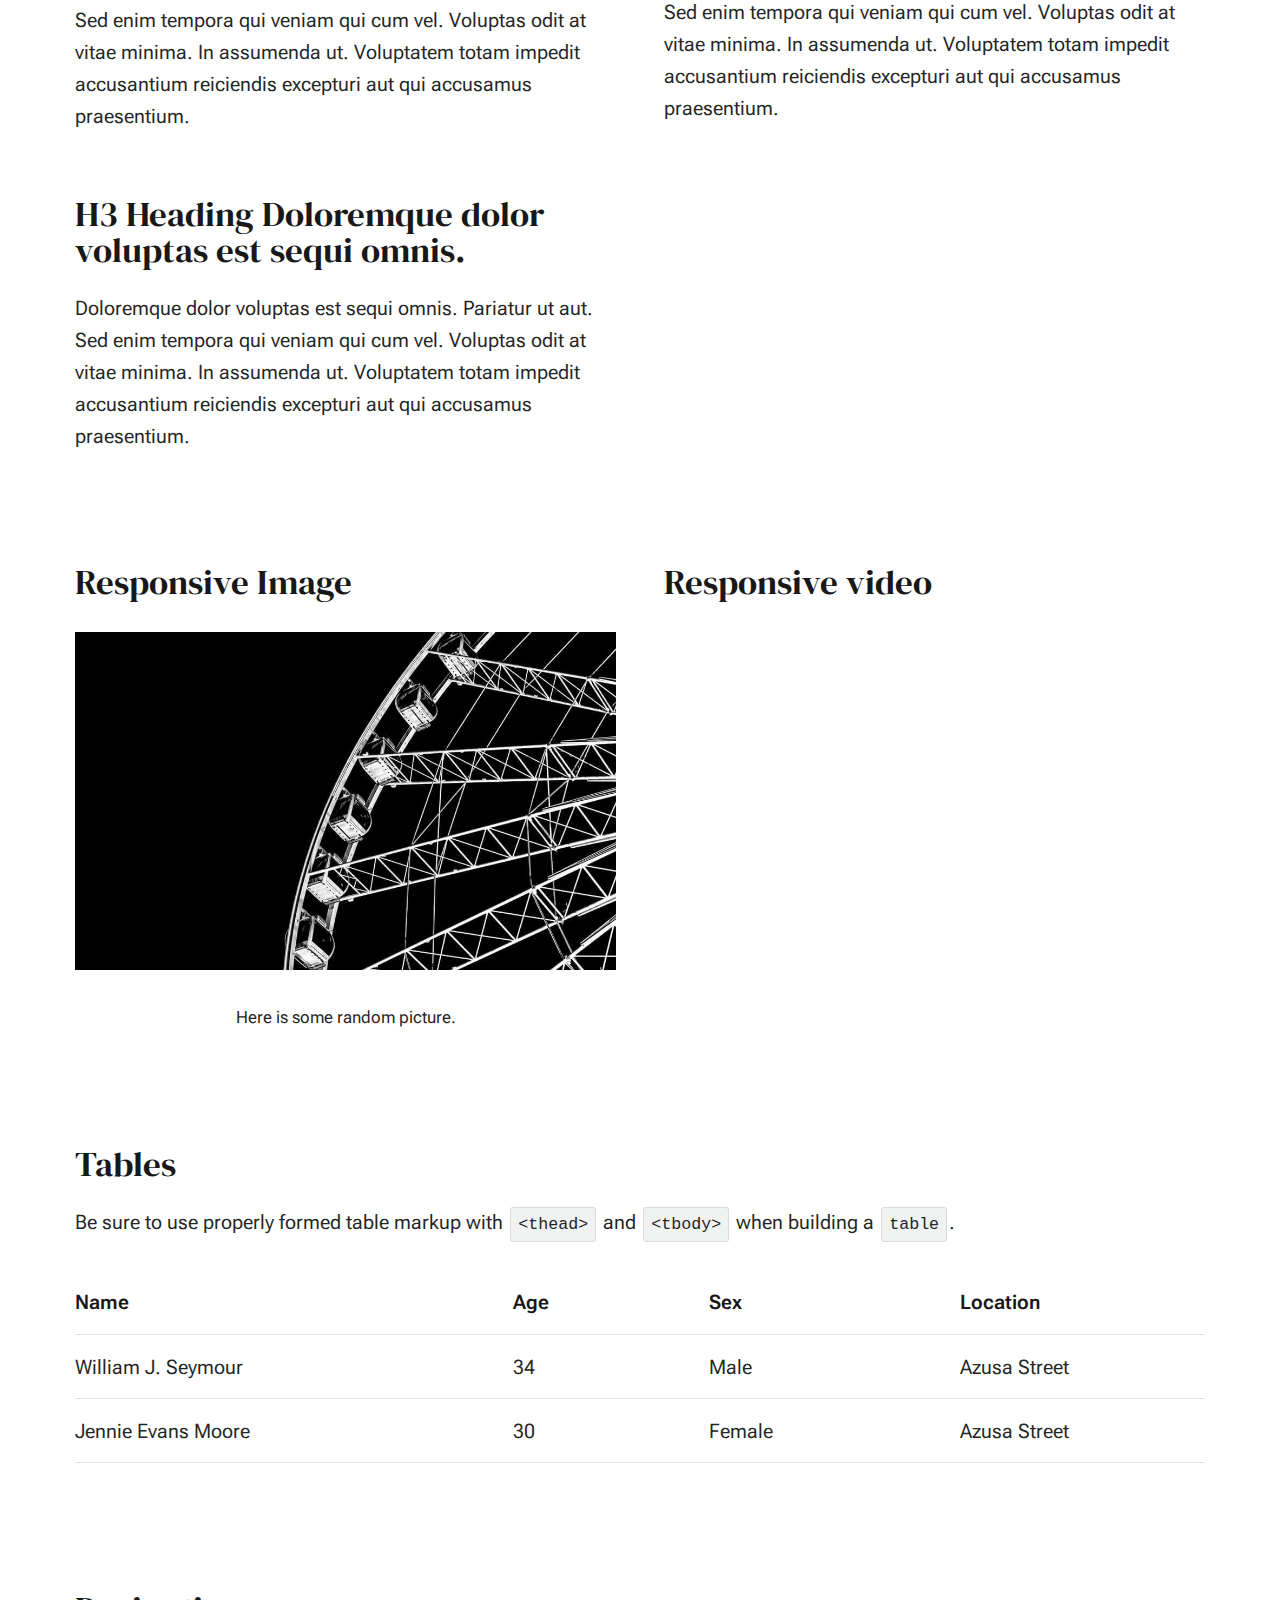
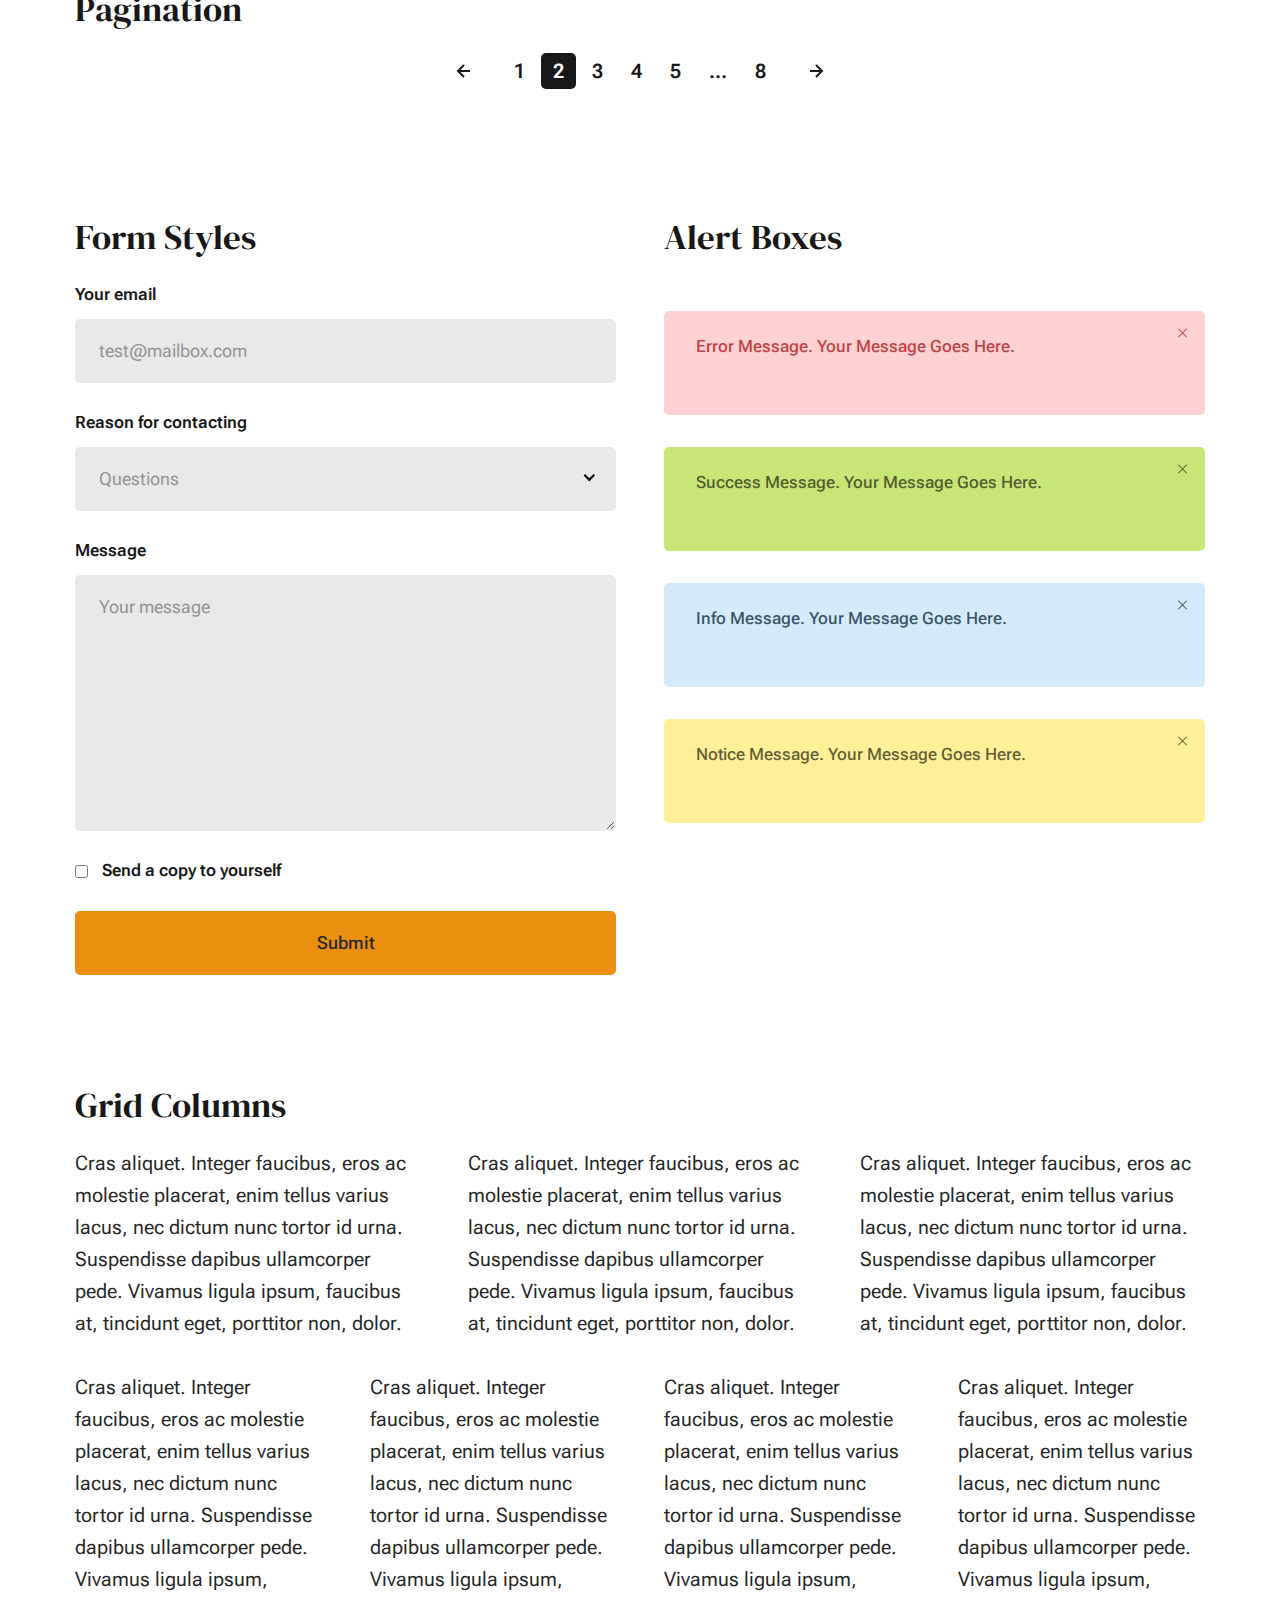
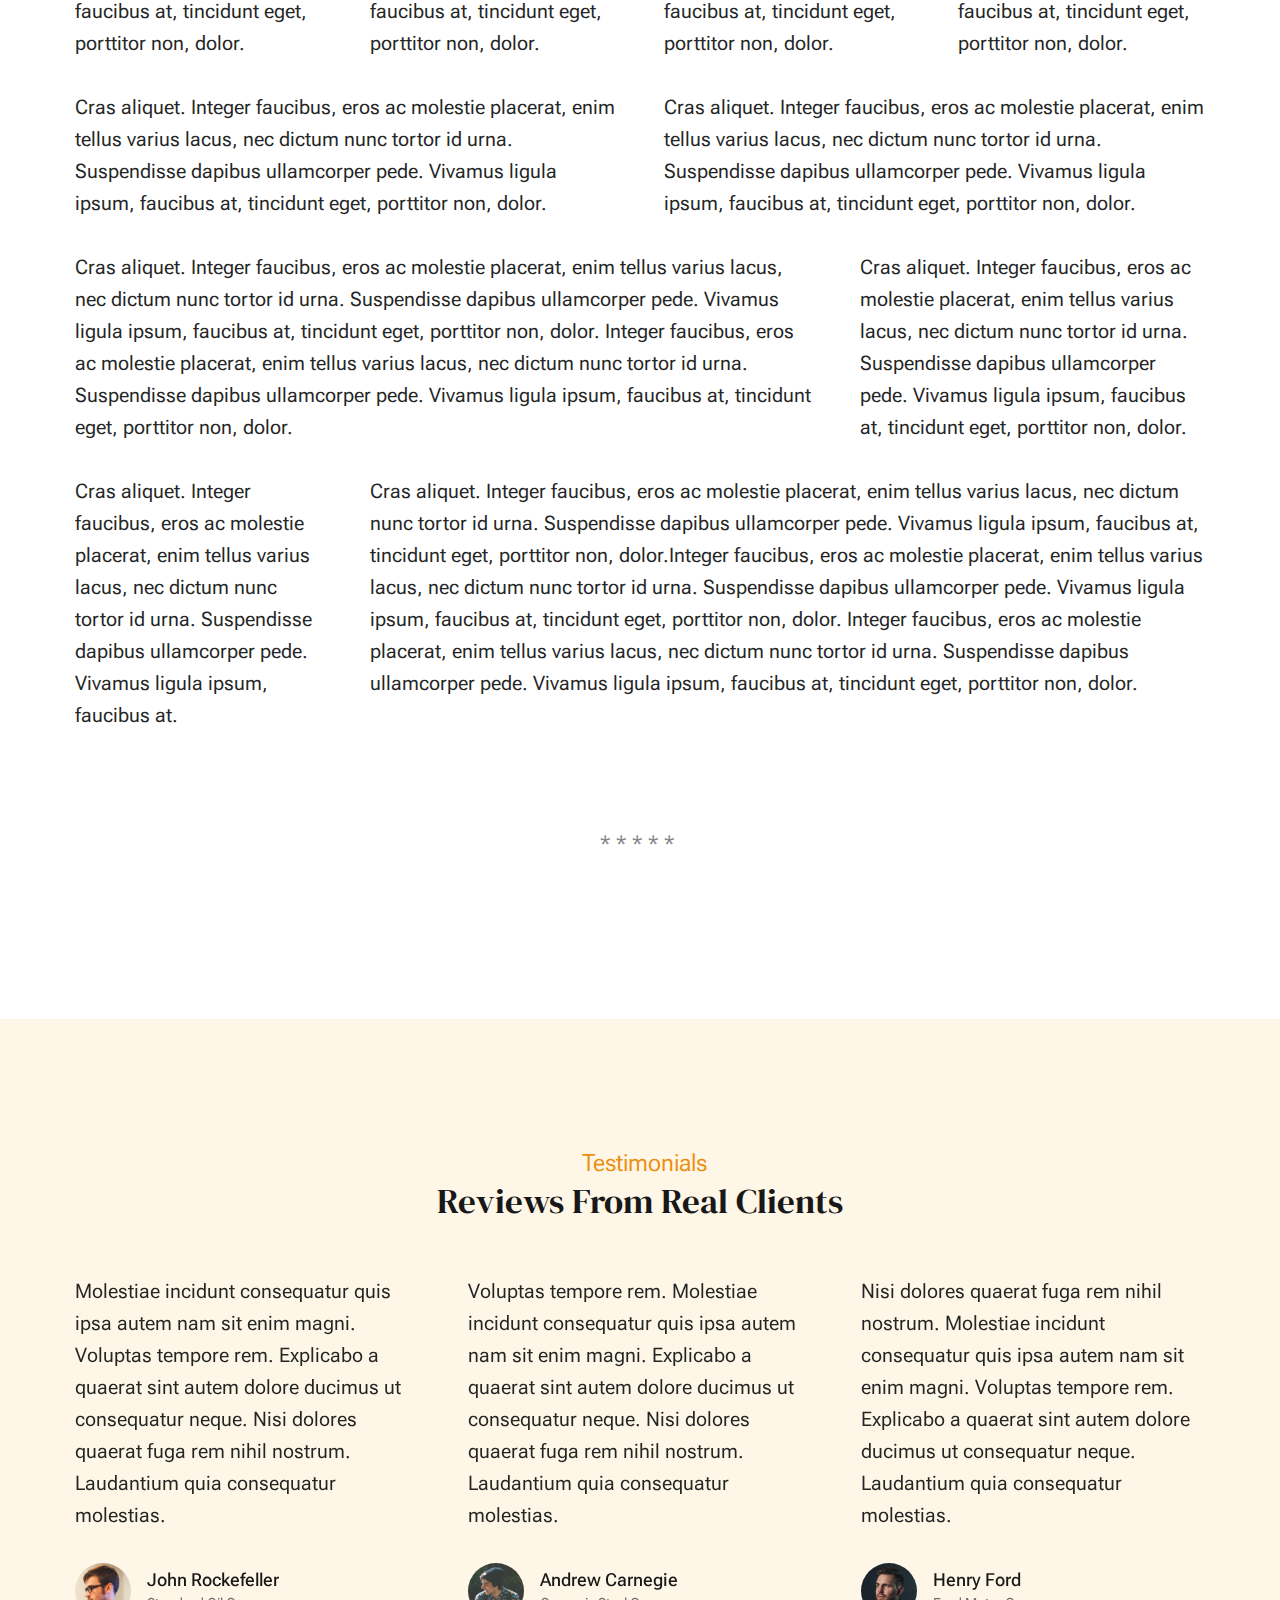
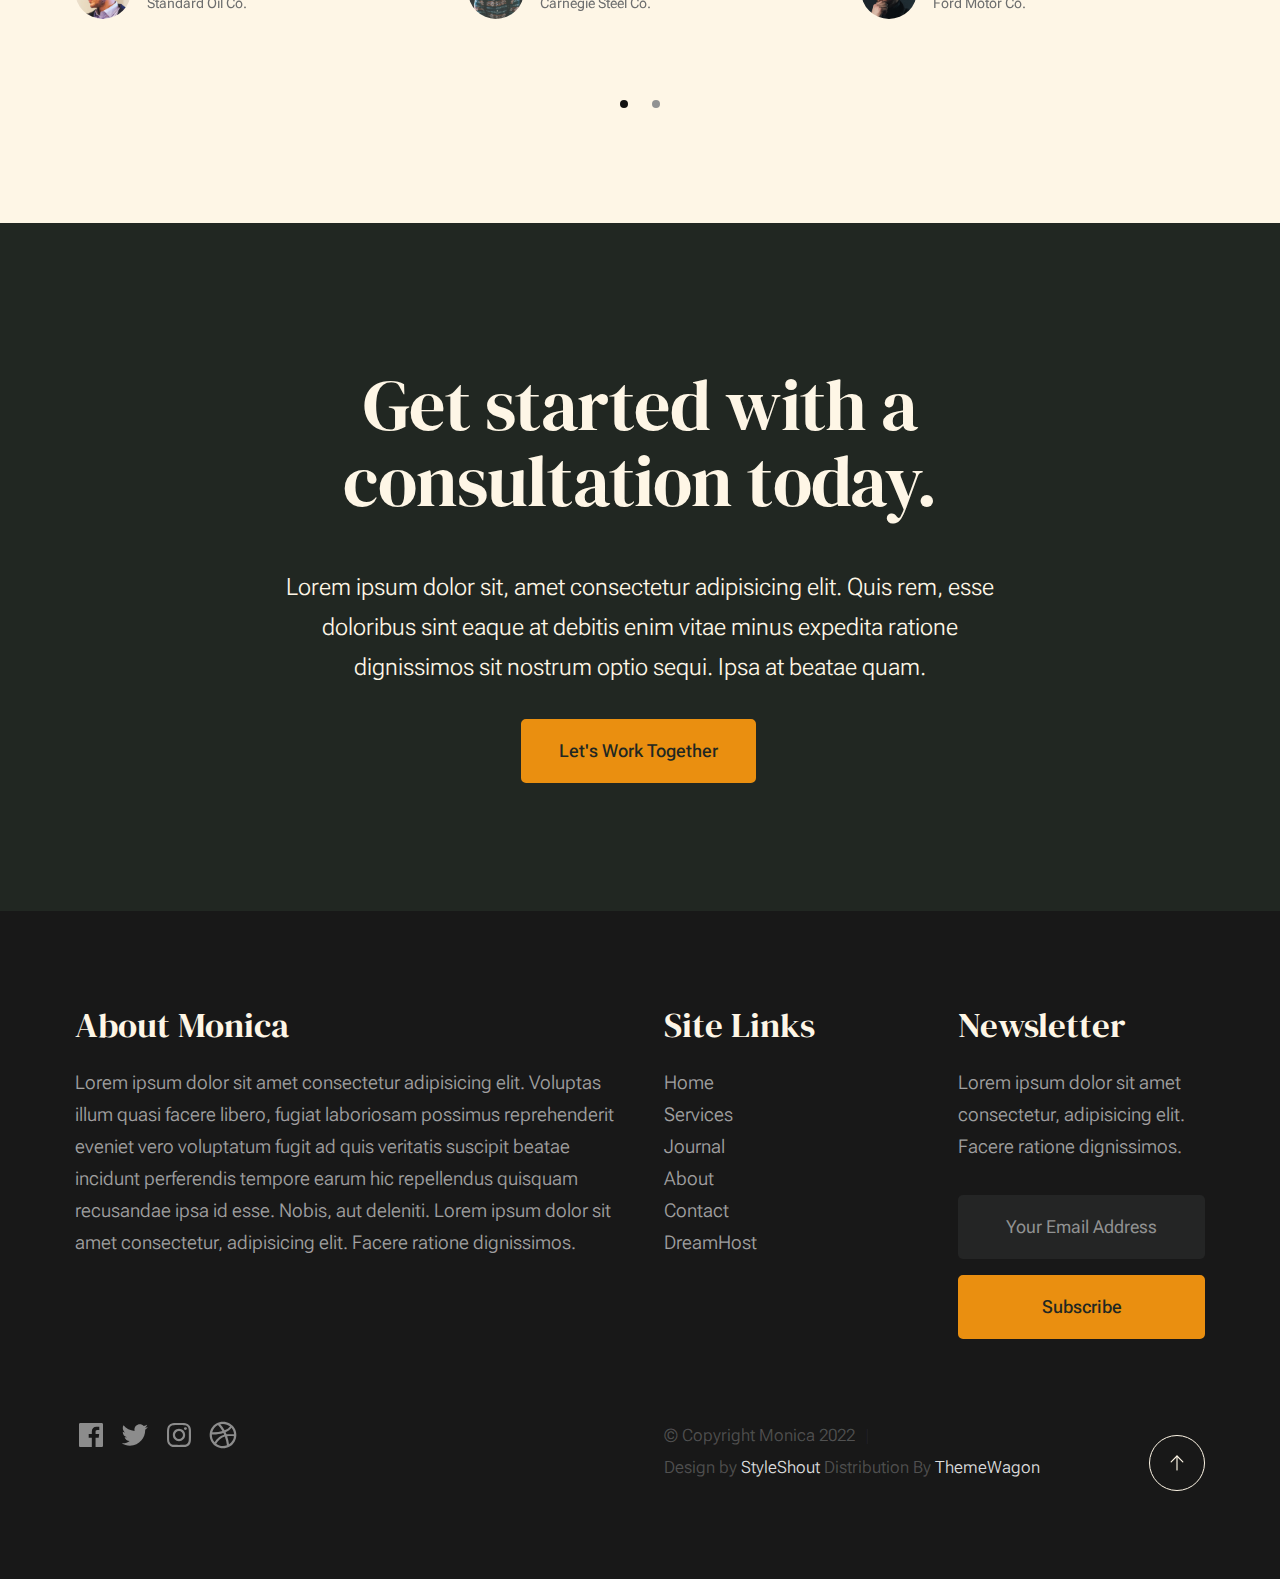
<file: monica-1,0,0/styles.html>
<!DOCTYPE html>
<html lang="en" class="no-js" >
<head>

    <!--- basic page needs
    ================================================== -->
    <meta charset="utf-8">
    <meta name="viewport" content="width=device-width, initial-scale=1">
    <title>Styles - Monica</title>

    <script>
        document.documentElement.classList.remove('no-js');
        document.documentElement.classList.add('js');
    </script>

    <!-- CSS
    ================================================== -->
    <link rel="stylesheet" href="css/vendor.css">
    <link rel="stylesheet" href="css/styles.css">

    <!-- favicons
    ================================================== -->
    <link rel="apple-touch-icon" sizes="180x180" href="apple-touch-icon.png">
    <link rel="icon" type="image/png" sizes="32x32" href="favicon-32x32.png">
    <link rel="icon" type="image/png" sizes="16x16" href="favicon-16x16.png">
    <link rel="manifest" href="site.webmanifest">

</head>


<body id="top">


    <!-- preloader
    ================================================== -->
    <div id="preloader">
        <div id="loader" class="dots-fade">
            <div></div>
            <div></div>
            <div></div>
        </div>
    </div>


    <!-- page wrap
    ================================================== -->
    <div id="page" class="s-pagewrap">


        <!-- # site header 
        ================================================== -->
        <header class="s-header">

            <div class="row s-header__inner width-sixteen-col">

                <div class="s-header__block">
                    <div class="s-header__logo">
                        <a class="logo" href="index.html">
                            <img src="images/logo.svg" alt="Homepage">
                        </a>
                    </div>

                    <a class="s-header__menu-toggle" href="#0"><span>Menu</span></a>
                </div> <!-- end s-header__block -->

                <nav class="s-header__nav">
    
                    <ul class="s-header__menu-links">
                        <li><a href="about.html">About</a></li>
                        <li><a href="services.html">Services</a></li>
                        <li><a href="blog.html">Journal</a></li>
                        <li><a href="contact.html">Contact</a></li>
                    </ul> <!-- s-header__menu-links -->

                    <div class="s-header__contact">
                        <a href="contact.html" class="btn btn--primary s-header__contact-btn">Let's Work Together</a>                        
                    </div> <!-- s-header__contact -->
    
                </nav> <!-- end s-header__nav -->

            </div> <!-- end s-header__inner -->

        </header> <!-- end s-header -->


        <!-- # site main content
        ================================================== -->
        <section id="content" class="s-content">

               <section class="s-pageheader pageheader">
                    <div class="row">
                        <div class="column xl-12">
                            <h1 class="page-title">
                               Style Guide
                            </h1>                            
                        </div>
                    </div>
               </section> <!-- end pageheader --> 

               <section class="s-pagecontent pagecontent">

                    <div class="row row-x-center text-center">

                        <div class="column tab-12 xl-9">
            
                            <p class="lead">Lorem ipsum Officia elit ad tempor dolore est ex incididunt incididunt occaecat culpa deserunt 
                            sunt labore in cillum ullamco magna in Excepteur consequat in reprehenderit proident mollit incididunt officia commodo.
                            Duis ea officia sed dolor pariatur enim dolore dolore quis incididunt nulla exercitation commodo veniam et ea incididunt.
                            </p>
            
                            <hr>
                        </div>
            
                    </div> <!-- end row -->
            
                    <div class="row">
            
                        <div class="column mob-12 md-6 stack-on-900">
            
                            <h3>Paragraph and Image</h3>
            
                            <p><a href="#"><img width="120" height="120" class="u-pull-left" alt="sample-image" src="images/sample-image.jpg"></a>
                            Lorem ipsum dolor sit amet, consectetuer adipiscing elit. Donec libero. Suspendisse bibendum.Cras id urna. Morbi 
                            tincidunt, orci ac convallis aliquam, lectus turpis varius lorem, eu posuere nunc justo tempus leo. Donec mattis, 
                            purus nec placerat bibendum, dui pede condimentum odio, ac blandit ante orci ut diam. Cras fringilla magna. 
                            Phasellus suscipit, leo a pharetra condimentum, lorem tellus eleifend magna, eget fringilla velit magna id 
                            neque posuere nunc justo tempus leo. </p>
            
                            <p>
                            Lorem ipsum dolor sit amet, consectetuer adipiscing elit. Donec libero. Suspendisse bibendum. Cras id urna. 
                            Morbi tincidunt, orci ac convallis aliquam, lectus turpis varius lorem, eu posuere nunc justo tempus leo. 
                            Donec mattis, purus nec placerat bibendum, dui pede condimentumodio, ac blandit ante orci ut diam.	
                            </p>
            
                            <p>A <a href="#">link</a>,
                            <abbr title="this really isn't a very good description">abbrebation</abbr>,
                            <strong>strong text</strong>,
                            <em>em text</em>,
                            <del>deleted text</del>, and
                            <mark>this is a mark text.</mark>
                            <code>.code</code>
                            </p>
            
                        </div>
            
                        <div class="column mob-12 md-6">
            
                            <h3>Drop Caps</h3>
            
                            <p class="drop-cap">Far far away, behind the word mountains, far from the countries Vokalia and Consonantia,
                            there live the blind texts. Separated they live in Bookmarksgrove right at the coast of the
                            Semantics, a large language ocean. A small river named Duden flows by their place and supplies it with the 
                            necessary regelialia. Morbi tincidunt, orci ac convallis aliquam, lectus turpis varius lorem, 
                            euposuere nunc justo tempus leo. Donec mattis, purus nec placerat bibendum, dui pede condimentum odio, 
                            ac blandit ante orci ut diam. Cras fringilla magna. Phasellus suscipit, leo a pharetra condimentum, 
                            lorem tellus eleifend magna, eget fringilla velit magna id neque.
                            </p>
            
                            <h3>Small Print</h3>
            
                            <p><small>Lorem ipsum dolor sit amet, consectetuer adipiscing elit. Donec libero.</small></p>
                            
                    
            
                        </div>
            
                    </div> <!-- end row -->
            
                    <div class="row">
            
                        <div class="column xl-6 md-12">
            
                            <h3 class="u-add-bottom">Pull Quotes</h3>
            
                            <p>
                            Perspiciatis nemo unde et nobis modi consequatur officia amet. Ut enim 
                            tenetur provident maiores. Perspiciatis asperiores incidunt sequi 
                            quisquam. Enim aut. 
                            </p>
            
                            <figure class="pull-quote">
                                <blockquote>
                                    <p>
                                    When you look in the eyes of grace, when you meet grace, 
                                    when you embrace grace, when you see the nail prints in 
                                    grace’s hands and the fire in his eyes, when you feel his 
                                    relentless love for you - it will not motivate you to sin. 
                                    It will motivate you to righteousness.
                                    </p>
            
                                    <footer>
                                        <cite>Judah Smith</cite>
                                    </footer>
                                </blockquote>
                            </figure>
            
            
                        </div>
            
                        <div class="column xl-6 md-12">
            
                            <h3 class="h-add-bottom">Block Quotes</h3>
            
                            <blockquote cite="http://where-i-got-my-info-from.com">
                                <p>
                                For God so loved the world, that he gave his only Son, that whoever believes in 
                                him should not perish but have eternal life. For God did not send his Son into 
                                the world to condemn the world, but in order that the world might be 
                                saved through him.
                                </p>
            
                                <footer>
                                    <cite>
                                        <a href="#0">John 3:16-17 ESV</a>
                                    </cite>
                                </footer>
            
                            </blockquote>
            
                            <blockquote>
                                <p>There is a God-shaped vacuum in the heart of each man which cannot be satisfied 
                                by any created thing but only by God the Creator.</p>
            
                                <footer>
                                    <cite>Blaise Pascal</cite>
                                </footer>
            
                            </blockquote>
            
                        </div>
            
                    </div> <!-- end row -->
            
                    <div class="row u-add-half-bottom">
            
                        <div class="column xl-6 md-12">
            
                            <h3>Example Lists</h3>
            
                            <ol>
                                <li>Here is an example</li>
                                <li>of an ordered list.</li>
                                <li>A parent list item.
                                    <ul>
                                        <li>one</li>
                                        <li>two</li>
                                        <li>three</li>
                                    </ul>
                                    </li>
                                    <li>A list item.</li>
                                </ol>
            
                            <ul class="disc">
                                <li>Here is an example</li>
                                <li>of an unordered list.</li>
                            </ul>
            
                            <h3>Definition Lists</h3>
            
                            <h5>a) Multi-line Definitions (default) </h5>
            
                            <dl class="dictionary-style">
                                <dt><strong>This is a term</strong></dt>
                                    <dd>this is the definition of that term, which both live in a <code>dl</code>.</dd>
                                <dt><strong>Another Term</strong></dt>
                                    <dd>And it gets a definition too, which is this line</dd>
                                    <dd>This is a 2<sup>nd</sup> definition for a single term. A <code>dt</code> may be followed by multiple <code>dd</code>s.</dd>
                            </dl>
            
                            <h3 class="u-add-bottom">Skill Bars</h3>
            
                            <ul class="skill-bars">
                                <li>
                                <div class="progress percent90"><span>90%</span></div>
                                <strong>HTML</strong>
                                </li>
                                <li>
                                <div class="progress percent85"><span>85%</span></div>
                                <strong>CSS</strong>
                                </li>
                                <li>
                                <div class="progress percent70"><span>70%</span></div>
                                <strong>Javascript</strong>
                                </li>
                                <li>
                                <div class="progress percent95"><span>95%</span></div>
                                <strong>PHP</strong>
                                </li>
                                <li>
                                <div class="progress percent75"><span>75%</span></div>
                                <strong>Illustrator</strong>
                                </li>
                                <li>
                                <div class="progress percent90"><span>90%</span></div>
                                <strong>Figma</strong>
                                </li>
                            </ul>
            
                        </div>
            
                        <div class="column xl-6 md-12">
            
                            <h3 class="u-add-bottom">Buttons</h3>
            
                            <p>
                                <a class="btn btn--primary u-fullwidth" href="#0">Primary Button</a>
                                <a class="btn u-fullwidth" href="#0">Default Button</a>
                                <a class="btn btn--stroke u-fullwidth" href="#0">Stroke Button</a>
                            </p>
            
                            <h3>Stats Tabs</h3>
            
                            <ul class="stats-tabs">
                                <li><a href="#0">1,234 <em>Peter</em></a></li>
                                <li><a href="#0">567 <em>James</em></a></li>
                                <li><a href="#0">23,456 <em>John</em></a></li>
                                <li><a href="#0">3,456 <em>Andrew</em></a></li>
                                <li><a href="#0">456 <em>Philip</em></a></li>
                                <li><a href="#0">26 <em>Matthew</em></a></li>
                            </ul>
            
                            <h3 class="u-add-bottom">Code</h3>
            
<pre><code class="language-css">
    code {
    font-size: 1.4rem;
    margin: 0 .2rem;
    padding: .2rem .6rem;
    white-space: nowrap;
    background: #F1F1F1;
    border: 1px solid #E1E1E1;	
    border-radius: 3px;
    }
</code></pre>
            
                        </div>
            
                    </div> <!-- end row -->
            
                    <div class="row u-add-half-bottom">
            
                        <div class="column xl-6 md-12">
                                
                            <h1>H1 Heading Doloremque dolor voluptas est sequi omnis.</h1>
                            <p>Doloremque dolor voluptas est sequi omnis. Pariatur ut aut. Sed enim tempora qui veniam qui cum vel. 
                            Voluptas odit at vitae minima. In assumenda ut. Voluptatem totam impedit accusantium reiciendis excepturi aut qui accusamus praesentium.</p>
            
                            <h2>H2 Heading Doloremque dolor voluptas est sequi omnis.</h2>
                            <p>Doloremque dolor voluptas est sequi omnis. Pariatur ut aut. Sed enim tempora qui veniam qui cum vel. 
                            Voluptas odit at vitae minima. In assumenda ut. Voluptatem totam impedit accusantium reiciendis excepturi aut qui accusamus praesentium.</p>
            
                            <h3>H3 Heading Doloremque dolor voluptas est sequi omnis.</h3>
                            <p>Doloremque dolor voluptas est sequi omnis. Pariatur ut aut. Sed enim tempora qui veniam qui cum vel. 
                            Voluptas odit at vitae minima. In assumenda ut. Voluptatem totam impedit accusantium reiciendis excepturi aut qui accusamus praesentium.</p>
            
                            
                        </div>
            
                        <div class="column xl-6 md-12">
                            <h4>H4 Heading Doloremque dolor voluptas est sequi omnis.</h4>
                            <p>Doloremque dolor voluptas est sequi omnis. Pariatur ut aut. Sed enim tempora qui veniam qui cum vel. 
                            Voluptas odit at vitae minima. In assumenda ut. Voluptatem totam impedit accusantium reiciendis excepturi aut qui accusamus praesentium.</p>
            
                            <h5>H5 Heading Doloremque dolor voluptas est sequi omnis.</h5>
                            <p>Doloremque dolor voluptas est sequi omnis. Pariatur ut aut. Sed enim tempora qui veniam qui cum vel. 
                            Voluptas odit at vitae minima. In assumenda ut. Voluptatem totam impedit accusantium reiciendis excepturi aut qui accusamus praesentium.</p>
            
                            <h6>H6 Heading Doloremque dolor voluptas est sequi omnis.</h6>
                            <p>Doloremque dolor voluptas est sequi omnis. Pariatur ut aut. Sed enim tempora qui veniam qui cum vel. 
                            Voluptas odit at vitae minima. In assumenda ut. Voluptatem totam impedit accusantium reiciendis excepturi aut qui accusamus praesentium.</p>
                
                            
                        </div>
            
                    </div> <!-- end row -->
            
                    <div class="row u-add-half-bottom">
            
                        <div class="column xl-6 md-12">
            
                            <h3 class="u-add-bottom">Responsive Image</h3>
            
                            <figure>
                                <img src="images/wheel-500.jpg" 
                                srcset="images/wheel-1000.jpg 1000w, 
                                images/wheel-500.jpg 500w" 
                                sizes="(max-width: 1000px) 100vw, 1000px" alt="">
            
                                <figcaption>
                                    Here is some random picture.
                                </figcaption>
                            </figure>
            
                        </div>
            
                        <div class="column xl-6 md-12">
            
                            <h3 class="u-add-bottom">Responsive video</h3>
            
                            <div class="video-container">
                            <iframe src="https://player.vimeo.com/video/14592941?color=00a650&title=0&byline=0&portrait=0" width="500" height="281" frameborder="0" webkitallowfullscreen mozallowfullscreen allowfullscreen></iframe> 
                            </div>
            
                        </div>
                        
                    </div> <!-- end row -->
            
                    <div class="row u-add-bottom">
            
                        <div class="column xl-12">
            
                            <h3>Tables</h3>
                            <p>Be sure to use properly formed table markup with <code>&lt;thead&gt;</code> and <code>&lt;tbody&gt;</code> when building a <code>table</code>.</p>
            
                            <div class="table-responsive">
            
                                <table>
                                        <thead>
                                        <tr>
                                            <th>Name</th>
                                            <th>Age</th>
                                            <th>Sex</th>
                                            <th>Location</th>
                                        </tr>
                                        </thead>
                                        <tbody>
                                        <tr>
                                            <td>William J. Seymour</td>
                                            <td>34</td>
                                            <td>Male</td>
                                            <td>Azusa Street</td>
                                        </tr>
                                        <tr>
                                            <td>Jennie Evans Moore</td>
                                            <td>30</td>
                                            <td>Female</td>
                                            <td>Azusa Street</td>
                                        </tr>
                                        </tbody>
                                </table>
            
                            </div>
            
                        </div>
                        
                    </div> <!-- end row -->
            
                    <div class="row">
            
                        <div class="column xl-12">
                            <h3>Pagination</h3>
            
                            <nav class="pgn">
                                <ul>
                                    <li>
                                        <a class="pgn__prev" href="#0">
                                            <svg xmlns="http://www.w3.org/2000/svg" width="24" height="24" viewBox="0 0 24 24"><path d="M12.707 17.293L8.414 13H18v-2H8.414l4.293-4.293-1.414-1.414L4.586 12l6.707 6.707z"/></svg>
                                        </a>
                                    </li>
                                    <li><a class="pgn__num" href="#0">1</a></li>
                                    <li><span class="pgn__num current">2</span></li>
                                    <li><a class="pgn__num" href="#0">3</a></li>
                                    <li><a class="pgn__num" href="#0">4</a></li>
                                    <li><a class="pgn__num" href="#0">5</a></li>
                                    <li><span class="pgn__num dots">…</span></li>
                                    <li><a class="pgn__num" href="#0">8</a></li>
                                    <li>
                                        <a class="pgn__next" href="#0">
                                            <svg xmlns="http://www.w3.org/2000/svg" width="24" height="24" viewBox="0 0 24 24"><path d="M11.293 17.293l1.414 1.414L19.414 12l-6.707-6.707-1.414 1.414L15.586 11H6v2h9.586z"/></svg>
                                        </a>
                                    </li>
                                </ul>
                            </nav>
                        </div>
            
                    </div> <!-- end row -->
            
                    <div class="row">
            
                        <div class="column xl-6 md-12">
            
                            <h3 class="u-add-bottom">Form Styles</h3>
            
                            <form>
                                <div>
                                    <label for="sampleInput">Your email</label>
                                    <input class="u-fullwidth" type="email" placeholder="test@mailbox.com" id="sampleInput">
                                </div>
                                <div>
                                    <label for="sampleRecipientInput">Reason for contacting</label>
                                    <div class="ss-custom-select">
                                        <select class="u-fullwidth" id="sampleRecipientInput">
                                            <option value="Option 1">Questions</option>
                                            <option value="Option 2">Report</option>
                                            <option value="Option 3">Others</option>
                                        </select>
                                    </div>
                                </div>
                                
                                <label for="exampleMessage">Message</label>
                                <textarea class="u-fullwidth" placeholder="Your message" id="exampleMessage"></textarea>
            
                                <label class="u-add-bottom">
                                    <input type="checkbox">
                                    <span class="label-text">Send a copy to yourself</span>
                                </label>
                            
                                <input class="btn--primary u-fullwidth" type="submit" value="Submit">
                            </form>
            
                        </div>
            
                        <div class="column xl-6 md-12">
            
                            <h3>Alert Boxes</h3>
            
                            <br>
                            
                            <div class="alert-box alert-box--error">
                                <p>Error Message. Your Message Goes Here.</p>
                                <span class="alert-box__close"></span>
                            </div><!-- end error -->
                                    
                            <div class="alert-box alert-box--success">
                                <p>Success Message. Your Message Goes Here.</p>
                                <span class="alert-box__close"></span>
                            </div><!-- end success -->
                                    
                            <div class="alert-box alert-box--info">
                                <p>Info Message. Your Message Goes Here.</p>
                                <span class="alert-box__close"></span>
                            </div><!-- end info -->
                                    
                            <div class="alert-box alert-box--notice">
                                <p>Notice Message. Your Message Goes Here.</p>
                                <span class="alert-box__close"></span>
                            </div><!-- end notice -->
                        
                        </div>
            
                    </div> <!-- end row -->
            
                    <div class="row">
            
                        <div class="xl-12 column">
                        <h3 class="half-bottom">Grid Columns</h3>
                        </div>
            
                    </div> <!-- Row End-->
            
                    <!--<h4>1/3 Columns</h4>  -->
            
                    <div class="row">
            
                        <div class="xl-4 md-12 column">
                            <p>
                            Cras aliquet. Integer faucibus, eros ac molestie placerat, enim tellus varius lacus,
                            nec dictum nunc tortor id urna. Suspendisse dapibus ullamcorper pede. Vivamus ligula ipsum,
                            faucibus at, tincidunt eget, porttitor non, dolor. 
                            </p>
                        </div>
            
                        <div class="xl-4 md-12 column">
                            <p>
                            Cras aliquet. Integer faucibus, eros ac molestie placerat, enim tellus varius lacus,
                            nec dictum nunc tortor id urna. Suspendisse dapibus ullamcorper pede. Vivamus ligula ipsum,
                            faucibus at, tincidunt eget, porttitor non, dolor. 
                            </p>
                        </div>
            
                        <div class="xl-4 md-12 column">
                            <p>
                            Cras aliquet. Integer faucibus, eros ac molestie placerat, enim tellus varius lacus,
                            nec dictum nunc tortor id urna. Suspendisse dapibus ullamcorper pede. Vivamus ligula ipsum,
                            faucibus at, tincidunt eget, porttitor non, dolor. 
                            </p>
                        </div>
            
                    </div>
            
                    <!--<h4>1/4 Columns</h4>  -->
            
                    <div class="row">
            
                        <div class="xl-3 md-6 tab-12 column">
                            <p>
                            Cras aliquet. Integer faucibus, eros ac molestie placerat, enim tellus varius lacus,
                            nec dictum nunc tortor id urna. Suspendisse dapibus ullamcorper pede. Vivamus ligula ipsum,
                            faucibus at, tincidunt eget, porttitor non, dolor. 
                            </p>
                        </div>
            
                        <div class="xl-3 md-6 tab-12 column">
                            <p>
                            Cras aliquet. Integer faucibus, eros ac molestie placerat, enim tellus varius lacus,
                            nec dictum nunc tortor id urna. Suspendisse dapibus ullamcorper pede. Vivamus ligula ipsum,
                            faucibus at, tincidunt eget, porttitor non, dolor. 
                            </p>
                        </div>
            
                        <div class="xl-3 md-6 tab-12 column">
                            <p>
                            Cras aliquet. Integer faucibus, eros ac molestie placerat, enim tellus varius lacus,
                            nec dictum nunc tortor id urna. Suspendisse dapibus ullamcorper pede. Vivamus ligula ipsum,
                            faucibus at, tincidunt eget, porttitor non, dolor. 
                            </p>
                        </div>
            
                        <div class="xl-3 md-6 tab-12 column">
                            <p>
                            Cras aliquet. Integer faucibus, eros ac molestie placerat, enim tellus varius lacus,
                            nec dictum nunc tortor id urna. Suspendisse dapibus ullamcorper pede. Vivamus ligula ipsum,
                            faucibus at, tincidunt eget, porttitor non, dolor. 
                            </p>
                        </div>
            
                    </div>
            
                    <!--<h4>1/2 Columns</h4>  -->
            
                    <div class="row">
            
                        <div class="xl-6 tab-12 column">
                            <p>
                            Cras aliquet. Integer faucibus, eros ac molestie placerat, enim tellus varius lacus,
                            nec dictum nunc tortor id urna. Suspendisse dapibus ullamcorper pede. Vivamus ligula ipsum,
                            faucibus at, tincidunt eget, porttitor non, dolor. 
                            </p>
                        </div>
            
                        <div class="xl-6 tab-12 column">
                            <p>
                            Cras aliquet. Integer faucibus, eros ac molestie placerat, enim tellus varius lacus,
                            nec dictum nunc tortor id urna. Suspendisse dapibus ullamcorper pede. Vivamus ligula ipsum,
                            faucibus at, tincidunt eget, porttitor non, dolor. 
                            </p>
                        </div>
            
                    </div>
            
                    <!--<h4>2/3 Columns</h4>  -->
            
                    <div class="row">
            
                        <div class="xl-8 md-7 tab-12 column">
                            <p>
                            Cras aliquet. Integer faucibus, eros ac molestie placerat, enim tellus varius lacus,
                            nec dictum nunc tortor id urna. Suspendisse dapibus ullamcorper pede. Vivamus ligula ipsum,
                            faucibus at, tincidunt eget, porttitor non, dolor. Integer faucibus, eros ac molestie placerat, enim tellus varius lacus,
                            nec dictum nunc tortor id urna. Suspendisse dapibus ullamcorper pede. Vivamus ligula ipsum,
                            faucibus at, tincidunt eget, porttitor non, dolor.
                            </p>
                        </div>
            
                        <div class="xl-4 md-5 tab-12 column">
                            <p>
                            Cras aliquet. Integer faucibus, eros ac molestie placerat, enim tellus varius lacus,
                            nec dictum nunc tortor id urna. Suspendisse dapibus ullamcorper pede. Vivamus ligula ipsum,
                            faucibus at, tincidunt eget, porttitor non, dolor. 
                            </p>
                        </div>
            
                    </div>
            
                    <!--<h4>3/4 Columns</h4>  -->
            
                    <div class="row">
            
                        <div class="xl-3 md-5 tab-12 column">
                            <p>
                            Cras aliquet. Integer faucibus, eros ac molestie placerat, enim tellus varius lacus,
                            nec dictum nunc tortor id urna. Suspendisse dapibus ullamcorper pede. Vivamus ligula ipsum,
                            faucibus at. 
                            </p>
                        </div>
            
                        <div class="xl-9 md-7 tab-12 column">
                            <p>
                            Cras aliquet. Integer faucibus, eros ac molestie placerat, enim tellus varius lacus,
                            nec dictum nunc tortor id urna. Suspendisse dapibus ullamcorper pede. Vivamus ligula ipsum,
                            faucibus at, tincidunt eget, porttitor non, dolor.Integer faucibus, eros ac molestie placerat, enim tellus varius lacus,
                            nec dictum nunc tortor id urna. Suspendisse dapibus ullamcorper pede. Vivamus ligula ipsum,
                            faucibus at, tincidunt eget, porttitor non, dolor. Integer faucibus, eros ac molestie placerat, enim tellus varius lacus,
                            nec dictum nunc tortor id urna. Suspendisse dapibus ullamcorper pede. Vivamus ligula ipsum,
                            faucibus at, tincidunt eget, porttitor non, dolor.
                            </p>
                        </div>
            
                    </div> 
            
                    <hr class="fancy">

               </section> <!-- pagecontent -->

               <section class="s-testimonials">

                    <div class="s-testimonials__header row row-x-center text-center">
                        <div class="column xl-8 lg-12">
        
                            <p class="text-pretitle">
                            Testimonials
                            </p>
                            <h3>
                            Reviews From Real Clients
                            </h3>                        
        
                        </div>
                    </div> <!--end s-testimonials__header -->

                    <div class="row s-testimonials__content">
                        <div class="column xl-12 testimonials">

                            <div class="swiper-container testimonials__slider page-slider">

                                <div class="swiper-wrapper">
                                    <div class="testimonials__slide swiper-slide">
                                        <p>
                                        Molestiae incidunt consequatur quis ipsa autem nam sit enim magni. Voluptas tempore rem. 
                                        Explicabo a quaerat sint autem dolore ducimus ut consequatur neque. Nisi dolores quaerat fuga rem nihil nostrum.
                                        Laudantium quia consequatur molestias.
                                        </p>
                                        <div class="testimonials__author">
                                            <img src="images/avatars/user-01.jpg" alt="Author image" class="testimonials__avatar">
                                            <cite class="testimonials__cite">
                                                <strong>John Rockefeller</strong>
                                                <span>Standard Oil Co.</span>
                                            </cite>
                                        </div>
                                    </div>
                                    <div class="testimonials__slide swiper-slide">
                                        <p>
                                        Voluptas tempore rem. Molestiae incidunt consequatur quis ipsa autem nam sit enim magni. 
                                        Explicabo a quaerat sint autem dolore ducimus ut consequatur neque. Nisi dolores quaerat fuga rem nihil nostrum.
                                        Laudantium quia consequatur molestias.
                                        </p>
                                        <div class="testimonials__author">
                                            <img src="images/avatars/user-04.jpg" alt="Author image" class="testimonials__avatar">
                                            <cite class="testimonials__cite">
                                                <strong>Andrew Carnegie</strong>
                                                <span>Carnegie Steel Co.</span>
                                            </cite>
                                        </div>
                                    </div>
                                    <div class="testimonials__slide swiper-slide">
                                        <p>
                                        Nisi dolores quaerat fuga rem nihil nostrum. Molestiae incidunt consequatur quis ipsa autem nam sit enim magni. 
                                        Voluptas tempore rem. Explicabo a quaerat sint autem dolore ducimus ut consequatur neque. 
                                        Laudantium quia consequatur molestias.
                                        </p>
                                        <div class="testimonials__author">
                                            <img src="images/avatars/user-06.jpg" alt="Author image" class="testimonials__avatar">
                                            <cite class="testimonials__cite">
                                                <strong>Henry Ford</strong>
                                                <span>Ford Motor Co.</span>
                                            </cite>
                                        </div>
                                    </div>
                                    <div class="testimonials__slide swiper-slide">
                                        <p>
                                        Molestiae incidunt consequatur quis ipsa autem nam sit enim magni. Voluptas tempore rem. 
                                        Explicabo a quaerat sint autem dolore ducimus ut consequatur neque. Nisi dolores quaerat fuga rem nihil nostrum.
                                        Laudantium quia consequatur molestias.
                                        </p>
                                        <div class="testimonials__author">
                                            <img src="images/avatars/user-02.jpg" alt="Author image" class="testimonials__avatar">
                                            <cite class="testimonials__cite">
                                                <strong>John Morgan</strong>
                                                <span>JP Morgan & Co.</span>
                                            </cite>
                                        </div>
                                    </div> 
                                </div> <!-- end swiper-wrapper --> 

                                <div class="swiper-pagination"></div>

                            </div> <!--end testimonials__slider --> 

                        </div> <!-- testimonials -->
                    </div> <!--end s-testimonials__content -->

               </section> <!-- end s-testimonials -->

        </section> <!-- s-content-->

        <!-- # cta
        ================================================== -->
        <section id="cta" class="s-cta">

            <div class="row row-x-center text-center">
                <div class="column xl-8 lg-12">

                    <div class="s-cta__content">
                        <h2 class="text-display-title">
                        Get started with a consultation today.
                        </h2>
                        <p class="lead">
                        Lorem ipsum dolor sit, amet consectetur adipisicing elit. Quis rem, esse doloribus sint eaque at debitis enim vitae minus expedita ratione dignissimos sit nostrum optio sequi. Ipsa at beatae quam.
                        </p>
                        <a href="contact.html" class="btn btn--primary">Let's Work Together</a>
                    </div>

                </div>
            </div>

        </section> <!-- end s-cta -->


        <!-- # footer 
        ================================================== -->
        <footer class="s-footer">
            <div class="row s-footer__content">
                <div class="column xl-6 lg-6 md-12 s-footer__block s-footer__about">                    
                    <h3>About Monica</h3>
                    <p>
                    Lorem ipsum dolor sit amet consectetur adipisicing elit. Voluptas illum quasi facere libero, 
                    fugiat laboriosam possimus reprehenderit eveniet vero voluptatum fugit ad quis veritatis suscipit beatae 
                    incidunt perferendis tempore earum hic repellendus quisquam recusandae ipsa id esse. Nobis, aut deleniti.
                    Lorem ipsum dolor sit amet consectetur, adipisicing elit. Facere ratione dignissimos.
                    </p>               
                </div>                
                <div class="column xl-3 lg-6 md-12 s-footer__block s-footer__site-links">
                    <h3>Site Links</h3>
                    <ul class="link-list">
                        <li><a href="index.html">Home</a></li>
                        <li><a href="services.html">Services</a></li>
                        <li><a href="blog.html">Journal</a></li>
                        <li><a href="about.html">About</a></li>
                        <li><a href="contact.html">Contact</a></li>
                        <li><a href="https://www.dreamhost.com/r.cgi?287326">DreamHost</a></li>
                    </ul>
                </div>
                <div class="column xl-3 lg-6 md-12 tab-12 s-footer__block s-footer__newsletter">
                    <h3>Newsletter</h3>

                    <p>
                    Lorem ipsum dolor sit amet consectetur, adipisicing elit. Facere ratione dignissimos.
                    </p>

                    <div class="subscribe-form">
                        <form id="mc-form" class="mc-form">
                            <input type="email" name="EMAIL" id="mce-EMAIL" class="u-fullwidth text-center" placeholder="Your Email Address" title="The domain portion of the email address is invalid (the portion after the @)." pattern="^([^\x00-\x20\x22\x28\x29\x2c\x2e\x3a-\x3c\x3e\x40\x5b-\x5d\x7f-\xff]+|\x22([^\x0d\x22\x5c\x80-\xff]|\x5c[\x00-\x7f])*\x22)(\x2e([^\x00-\x20\x22\x28\x29\x2c\x2e\x3a-\x3c\x3e\x40\x5b-\x5d\x7f-\xff]+|\x22([^\x0d\x22\x5c\x80-\xff]|\x5c[\x00-\x7f])*\x22))*\x40([^\x00-\x20\x22\x28\x29\x2c\x2e\x3a-\x3c\x3e\x40\x5b-\x5d\x7f-\xff]+|\x5b([^\x0d\x5b-\x5d\x80-\xff]|\x5c[\x00-\x7f])*\x5d)(\x2e([^\x00-\x20\x22\x28\x29\x2c\x2e\x3a-\x3c\x3e\x40\x5b-\x5d\x7f-\xff]+|\x5b([^\x0d\x5b-\x5d\x80-\xff]|\x5c[\x00-\x7f])*\x5d))*(\.\w{2,})+$" required>
                            <input type="submit" name="subscribe" value="Subscribe" class="btn btn--primary btn--small u-fullwidth">
                            <!-- <div style="position: absolute; left: -5000px;" aria-hidden="true"><input type="text" name="b_cdb7b577e41181934ed6a6a44_9a91cfe7b3" tabindex="-1" value=""></div> -->
                            <div class="mc-status"></div>
                        </form>
                    </div>
                </div>
            </div>    
            
            <div class="row s-footer__bottom">
                <div class="column xl-6 lg-12">
                    <ul class="s-footer__social social-list">
                        <li>
                            <a href="#0">
                                <svg xmlns="http://www.w3.org/2000/svg" width="24" height="24" viewBox="0 0 24 24" style="fill:rgba(0, 0, 0, 1);transform:;-ms-filter:"><path d="M20,3H4C3.447,3,3,3.448,3,4v16c0,0.552,0.447,1,1,1h8.615v-6.96h-2.338v-2.725h2.338v-2c0-2.325,1.42-3.592,3.5-3.592 c0.699-0.002,1.399,0.034,2.095,0.107v2.42h-1.435c-1.128,0-1.348,0.538-1.348,1.325v1.735h2.697l-0.35,2.725h-2.348V21H20 c0.553,0,1-0.448,1-1V4C21,3.448,20.553,3,20,3z"></path></svg>
                                <span class="u-screen-reader-text">Facebook</span>
                            </a>
                        </li>
                        <li>
                            <a href="#0">
                                <svg xmlns="http://www.w3.org/2000/svg" width="24" height="24" viewBox="0 0 24 24" style="fill:rgba(0, 0, 0, 1);transform:;-ms-filter:"><path d="M19.633,7.997c0.013,0.175,0.013,0.349,0.013,0.523c0,5.325-4.053,11.461-11.46,11.461c-2.282,0-4.402-0.661-6.186-1.809 c0.324,0.037,0.636,0.05,0.973,0.05c1.883,0,3.616-0.636,5.001-1.721c-1.771-0.037-3.255-1.197-3.767-2.793 c0.249,0.037,0.499,0.062,0.761,0.062c0.361,0,0.724-0.05,1.061-0.137c-1.847-0.374-3.23-1.995-3.23-3.953v-0.05 c0.537,0.299,1.16,0.486,1.82,0.511C3.534,9.419,2.823,8.184,2.823,6.787c0-0.748,0.199-1.434,0.548-2.032 c1.983,2.443,4.964,4.04,8.306,4.215c-0.062-0.3-0.1-0.611-0.1-0.923c0-2.22,1.796-4.028,4.028-4.028 c1.16,0,2.207,0.486,2.943,1.272c0.91-0.175,1.782-0.512,2.556-0.973c-0.299,0.935-0.936,1.721-1.771,2.22 c0.811-0.088,1.597-0.312,2.319-0.624C21.104,6.712,20.419,7.423,19.633,7.997z"></path></svg>
                                <span class="u-screen-reader-text">Twitter</span>
                            </a>
                        </li>
                        <li>
                            <a href="#0">
                                <svg xmlns="http://www.w3.org/2000/svg" width="24" height="24" viewBox="0 0 24 24" style="fill:rgba(0, 0, 0, 1);transform:;-ms-filter:"><path d="M11.999,7.377c-2.554,0-4.623,2.07-4.623,4.623c0,2.554,2.069,4.624,4.623,4.624c2.552,0,4.623-2.07,4.623-4.624 C16.622,9.447,14.551,7.377,11.999,7.377L11.999,7.377z M11.999,15.004c-1.659,0-3.004-1.345-3.004-3.003 c0-1.659,1.345-3.003,3.004-3.003s3.002,1.344,3.002,3.003C15.001,13.659,13.658,15.004,11.999,15.004L11.999,15.004z"></path><circle cx="16.806" cy="7.207" r="1.078"></circle><path d="M20.533,6.111c-0.469-1.209-1.424-2.165-2.633-2.632c-0.699-0.263-1.438-0.404-2.186-0.42 c-0.963-0.042-1.268-0.054-3.71-0.054s-2.755,0-3.71,0.054C7.548,3.074,6.809,3.215,6.11,3.479C4.9,3.946,3.945,4.902,3.477,6.111 c-0.263,0.7-0.404,1.438-0.419,2.186c-0.043,0.962-0.056,1.267-0.056,3.71c0,2.442,0,2.753,0.056,3.71 c0.015,0.748,0.156,1.486,0.419,2.187c0.469,1.208,1.424,2.164,2.634,2.632c0.696,0.272,1.435,0.426,2.185,0.45 c0.963,0.042,1.268,0.055,3.71,0.055s2.755,0,3.71-0.055c0.747-0.015,1.486-0.157,2.186-0.419c1.209-0.469,2.164-1.424,2.633-2.633 c0.263-0.7,0.404-1.438,0.419-2.186c0.043-0.962,0.056-1.267,0.056-3.71s0-2.753-0.056-3.71C20.941,7.57,20.801,6.819,20.533,6.111z M19.315,15.643c-0.007,0.576-0.111,1.147-0.311,1.688c-0.305,0.787-0.926,1.409-1.712,1.711c-0.535,0.199-1.099,0.303-1.67,0.311 c-0.95,0.044-1.218,0.055-3.654,0.055c-2.438,0-2.687,0-3.655-0.055c-0.569-0.007-1.135-0.112-1.669-0.311 c-0.789-0.301-1.414-0.923-1.719-1.711c-0.196-0.534-0.302-1.099-0.311-1.669c-0.043-0.95-0.053-1.218-0.053-3.654 c0-2.437,0-2.686,0.053-3.655c0.007-0.576,0.111-1.146,0.311-1.687c0.305-0.789,0.93-1.41,1.719-1.712 c0.534-0.198,1.1-0.303,1.669-0.311c0.951-0.043,1.218-0.055,3.655-0.055c2.437,0,2.687,0,3.654,0.055 c0.571,0.007,1.135,0.112,1.67,0.311c0.786,0.303,1.407,0.925,1.712,1.712c0.196,0.534,0.302,1.099,0.311,1.669 c0.043,0.951,0.054,1.218,0.054,3.655c0,2.436,0,2.698-0.043,3.654H19.315z"></path></svg>
                                <span class="u-screen-reader-text">Instagram</span>
                            </a>
                        </li>
                        <li>
                            <a href="#0">
                                <svg xmlns="http://www.w3.org/2000/svg" width="24" height="24" viewBox="0 0 24 24" style="fill: rgba(0, 0, 0, 1);transform: ;msFilter:;"><path d="M20.66 6.98a9.932 9.932 0 0 0-3.641-3.64C15.486 2.447 13.813 2 12 2s-3.486.447-5.02 1.34c-1.533.893-2.747 2.107-3.64 3.64S2 10.187 2 12s.446 3.487 1.34 5.02a9.924 9.924 0 0 0 3.641 3.64C8.514 21.553 10.187 22 12 22s3.486-.447 5.02-1.34a9.932 9.932 0 0 0 3.641-3.64C21.554 15.487 22 13.813 22 12s-.446-3.487-1.34-5.02zM12 3.66c2 0 3.772.64 5.32 1.919-.92 1.174-2.286 2.14-4.1 2.9-1.002-1.813-2.088-3.327-3.261-4.54A7.715 7.715 0 0 1 12 3.66zM5.51 6.8a8.116 8.116 0 0 1 2.711-2.22c1.212 1.201 2.325 2.7 3.34 4.5-2 .6-4.114.9-6.341.9-.573 0-1.006-.013-1.3-.04A8.549 8.549 0 0 1 5.51 6.8zM3.66 12c0-.054.003-.12.01-.2.007-.08.01-.146.01-.2.254.014.641.02 1.161.02 2.666 0 5.146-.367 7.439-1.1.187.373.381.793.58 1.26-1.32.293-2.674 1.006-4.061 2.14S6.4 16.247 5.76 17.5c-1.4-1.587-2.1-3.42-2.1-5.5zM12 20.34c-1.894 0-3.594-.587-5.101-1.759.601-1.187 1.524-2.322 2.771-3.401 1.246-1.08 2.483-1.753 3.71-2.02a29.441 29.441 0 0 1 1.56 6.62 8.166 8.166 0 0 1-2.94.56zm7.08-3.96a8.351 8.351 0 0 1-2.58 2.621c-.24-2.08-.7-4.107-1.379-6.081.932-.066 1.765-.1 2.5-.1.799 0 1.686.034 2.659.1a8.098 8.098 0 0 1-1.2 3.46zm-1.24-5c-1.16 0-2.233.047-3.22.14a27.053 27.053 0 0 0-.68-1.62c2.066-.906 3.532-2.006 4.399-3.3 1.2 1.414 1.854 3.027 1.96 4.84-.812-.04-1.632-.06-2.459-.06z"></path></svg>
                                <span class="u-screen-reader-text">Dribbble</span>
                            </a>
                        </li>
                    </ul> <!-- end s-footer__social -->
                </div>
                <div class="column xl-6 lg-12">
                    <p class="ss-copyright">
                        <span>© Copyright Monica 2022</span> 
                        <span>Design by <a href="https://www.styleshout.com/">StyleShout</a> Distribution By <a href="https://themewagon.com">ThemeWagon</a></span>
                    </p>
                </div>

                <div class="ss-go-top">
                    <a class="smoothscroll" title="Back to Top" href="#top">
                        <svg xmlns="http://www.w3.org/2000/svg" viewBox="0 0 24 24" width="36" height="36" fill="none" stroke="#ffffff" stroke-width="1" stroke-linecap="round" stroke-linejoin="round">&lt;!--!  Atomicons Free 1.00 by @atisalab License - https://atomicons.com/license/ (Icons: CC BY 4.0) Copyright 2021 Atomicons --&gt;<polyline points="17 11 12 6 7 11"></polyline><line x1="12" y1="18" x2="12" y2="6"></line></svg>
                    </a>
                </div> <!-- end ss-go-top -->
            </div>
            
        </footer> <!-- end s-footer -->

    </div> <!-- end page-wrap -->

    <!-- Java Script
    ================================================== -->
    <script src="js/plugins.js"></script>
    <script src="js/main.js"></script>

</body>
</html>
</file>
<file: monica-1,0,0/css/vendor.css>
/* ===================================================================
 * Monica Third-party Stylesheets
 * Template Ver. 1.0.0
 * 12-13-2022
 * -------------------------------------------------------------------
 *
 * TOC:
 * # PrismJS
 * # Swiper
 *
 * ------------------------------------------------------------------- */


/* ===================================================================
 * # PrismJS 1.20.0
 *   https://prismjs.com/download.html#themes=prism-okaidia&languages=markup+css+clike+javascript+markup-templating+php 
 *   
 *   okaidia theme for JavaScript, CSS and HTML
 *   Loosely based on Monokai textmate theme by http://www.monokai.nl/
 *   @author ocodia
 * ------------------------------------------------------------------- */
code[class*=language-],
pre[class*=language-] {
  color          : #f8f8f2;
  background     : none;
  text-shadow    : 0 1px rgba(0, 0, 0, 0.3);
  font-family    : var(--font-mono);
  font-size      : calc(var(--text-size) * 0.9444);
  text-align     : left;
  white-space    : pre;
  word-spacing   : normal;
  word-break     : normal;
  word-wrap      : normal;
  line-height    : var(--vspace-1);
  -moz-tab-size  : 4;
  -o-tab-size    : 4;
  tab-size       : 4;
  -webkit-hyphens: none;
  -ms-hyphens    : none;
  hyphens        : none;
}

/* Code blocks */
pre[class*=language-] {
  padding : var(--vspace-0_5) 0 var(--vspace-1);
  margin  : var(--vspace-1) 0;
  overflow: auto;
}

:not(pre)>code[class*=language-],
pre[class*=language-] {
  background: #272822;
}

/* Inline code */
:not(pre)>code[class*=language-] {
  padding    : 0.1em;
  white-space: normal;
}

.token.comment,
.token.prolog,
.token.doctype,
.token.cdata {
  color: slategray;
}

.token.punctuation {
  color: #f8f8f2;
}

.token.namespace {
  opacity: 0.7;
}

.token.property,
.token.tag,
.token.constant,
.token.symbol,
.token.deleted {
  color: #f92672;
}

.token.boolean,
.token.number {
  color: #ae81ff;
}

.token.selector,
.token.attr-name,
.token.string,
.token.char,
.token.builtin,
.token.inserted {
  color: #a6e22e;
}

.token.operator,
.token.entity,
.token.url,
.language-css .token.string,
.style .token.string,
.token.variable {
  color: #f8f8f2;
}

.token.atrule,
.token.attr-value,
.token.function,
.token.class-name {
  color: #e6db74;
}

.token.keyword {
  color: #66d9ef;
}

.token.regex,
.token.important {
  color: #fd971f;
}

.token.important,
.token.bold {
  font-weight: bold;
}

.token.italic {
  font-style: italic;
}

.token.entity {
  cursor: help;
}



/* ===================================================================
 * # Swiper 6.4.5
 *   Most modern mobile touch slider and framework with hardware accelerated transitions
 *   https://swiperjs.com
 *
 *   Copyright 2014-2020 Vladimir Kharlampidi
 *
 *   Released under the MIT License
 *
 *   Released on: December 18, 2020
 * ------------------------------------------------------------------- */
@font-face {
  font-family: "swiper-icons";
  src        : url("data:application/font-woff;charset=utf-8;base64, [base64]//wADZ2x5ZgAAAywAAADMAAAD2MHtryVoZWFkAAABbAAAADAAAAA2E2+eoWhoZWEAAAGcAAAAHwAAACQC9gDzaG10eAAAAigAAAAZAAAArgJkABFsb2NhAAAC0AAAAFoAAABaFQAUGG1heHAAAAG8AAAAHwAAACAAcABAbmFtZQAAA/gAAAE5AAACXvFdBwlwb3N0AAAFNAAAAGIAAACE5s74hXjaY2BkYGAAYpf5Hu/j+W2+MnAzMYDAzaX6QjD6/4//Bxj5GA8AuRwMYGkAPywL13jaY2BkYGA88P8Agx4j+/8fQDYfA1AEBWgDAIB2BOoAeNpjYGRgYNBh4GdgYgABEMnIABJzYNADCQAACWgAsQB42mNgYfzCOIGBlYGB0YcxjYGBwR1Kf2WQZGhhYGBiYGVmgAFGBiQQkOaawtDAoMBQxXjg/wEGPcYDDA4wNUA2CCgwsAAAO4EL6gAAeNpj2M0gyAACqxgGNWBkZ2D4/wMA+xkDdgAAAHjaY2BgYGaAYBkGRgYQiAHyGMF8FgYHIM3DwMHABGQrMOgyWDLEM1T9/w8UBfEMgLzE////P/5//f/V/xv+r4eaAAeMbAxwIUYmIMHEgKYAYjUcsDAwsLKxc3BycfPw8jEQA/[base64]/uznmfPFBNODM2K7MTQ45YEAZqGP81AmGGcF3iPqOop0r1SPTaTbVkfUe4HXj97wYE+yNwWYxwWu4v1ugWHgo3S1XdZEVqWM7ET0cfnLGxWfkgR42o2PvWrDMBSFj/IHLaF0zKjRgdiVMwScNRAoWUoH78Y2icB/yIY09An6AH2Bdu/UB+yxopYshQiEvnvu0dURgDt8QeC8PDw7Fpji3fEA4z/PEJ6YOB5hKh4dj3EvXhxPqH/SKUY3rJ7srZ4FZnh1PMAtPhwP6fl2PMJMPDgeQ4rY8YT6Gzao0eAEA409DuggmTnFnOcSCiEiLMgxCiTI6Cq5DZUd3Qmp10vO0LaLTd2cjN4fOumlc7lUYbSQcZFkutRG7g6JKZKy0RmdLY680CDnEJ+UMkpFFe1RN7nxdVpXrC4aTtnaurOnYercZg2YVmLN/d/gczfEimrE/fs/bOuq29Zmn8tloORaXgZgGa78yO9/cnXm2BpaGvq25Dv9S4E9+5SIc9PqupJKhYFSSl47+Qcr1mYNAAAAeNptw0cKwkAAAMDZJA8Q7OUJvkLsPfZ6zFVERPy8qHh2YER+3i/BP83vIBLLySsoKimrqKqpa2hp6+jq6RsYGhmbmJqZSy0sraxtbO3sHRydnEMU4uR6yx7JJXveP7WrDycAAAAAAAH//wACeNpjYGRgYOABYhkgZgJCZgZNBkYGLQZtIJsFLMYAAAw3ALgAeNolizEKgDAQBCchRbC2sFER0YD6qVQiBCv/H9ezGI6Z5XBAw8CBK/m5iQQVauVbXLnOrMZv2oLdKFa8Pjuru2hJzGabmOSLzNMzvutpB3N42mNgZGBg4GKQYzBhYMxJLMlj4GBgAYow/P/PAJJhLM6sSoWKfWCAAwDAjgbRAAB42mNgYGBkAIIbCZo5IPrmUn0hGA0AO8EFTQAA") format("woff");
  font-weight: 400;
  font-style : normal;
}

:root {
  --swiper-theme-color: #007aff;
}

.swiper-container {
  margin-left : auto;
  margin-right: auto;
  position    : relative;
  overflow    : hidden;
  list-style  : none;
  padding     : 0;
  /* Fix of Webkit flickering */
  z-index     : 1;
}

.swiper-container-vertical>.swiper-wrapper {
  flex-direction: column;
}

.swiper-wrapper {
  position           : relative;
  width              : 100%;
  height             : 100%;
  z-index            : 1;
  display            : flex;
  transition-property: transform;
  box-sizing         : content-box;
}

.swiper-container-android .swiper-slide,
.swiper-wrapper {
  transform: translate3d(0px, 0, 0);
}

.swiper-container-multirow>.swiper-wrapper {
  flex-wrap: wrap;
}

.swiper-container-multirow-column>.swiper-wrapper {
  flex-wrap     : wrap;
  flex-direction: column;
}

.swiper-container-free-mode>.swiper-wrapper {
  transition-timing-function: ease-out;
  margin                    : 0 auto;
}

.swiper-slide {
  flex-shrink        : 0;
  width              : 100%;
  height             : 100%;
  position           : relative;
  transition-property: transform;
}

.swiper-slide-invisible-blank {
  visibility: hidden;
}

/* Auto Height */
.swiper-container-autoheight,
.swiper-container-autoheight .swiper-slide {
  height: auto;
}

.swiper-container-autoheight .swiper-wrapper {
  align-items        : flex-start;
  transition-property: transform, height;
}

/* 3D Effects */
.swiper-container-3d {
  perspective: 1200px;
}

.swiper-container-3d .swiper-wrapper,
.swiper-container-3d .swiper-slide,
.swiper-container-3d .swiper-slide-shadow-left,
.swiper-container-3d .swiper-slide-shadow-right,
.swiper-container-3d .swiper-slide-shadow-top,
.swiper-container-3d .swiper-slide-shadow-bottom,
.swiper-container-3d .swiper-cube-shadow {
  transform-style: preserve-3d;
}

.swiper-container-3d .swiper-slide-shadow-left,
.swiper-container-3d .swiper-slide-shadow-right,
.swiper-container-3d .swiper-slide-shadow-top,
.swiper-container-3d .swiper-slide-shadow-bottom {
  position      : absolute;
  left          : 0;
  top           : 0;
  width         : 100%;
  height        : 100%;
  pointer-events: none;
  z-index       : 10;
}

.swiper-container-3d .swiper-slide-shadow-left {
  background-image: linear-gradient(to left, rgba(0, 0, 0, 0.5), rgba(0, 0, 0, 0));
}

.swiper-container-3d .swiper-slide-shadow-right {
  background-image: linear-gradient(to right, rgba(0, 0, 0, 0.5), rgba(0, 0, 0, 0));
}

.swiper-container-3d .swiper-slide-shadow-top {
  background-image: linear-gradient(to top, rgba(0, 0, 0, 0.5), rgba(0, 0, 0, 0));
}

.swiper-container-3d .swiper-slide-shadow-bottom {
  background-image: linear-gradient(to bottom, rgba(0, 0, 0, 0.5), rgba(0, 0, 0, 0));
}

/* CSS Mode */
.swiper-container-css-mode>.swiper-wrapper {
  overflow          : auto;
  scrollbar-width   : none;
  /* For Firefox */
  -ms-overflow-style: none;
  /* For Internet Explorer and Edge */
}

.swiper-container-css-mode>.swiper-wrapper::-webkit-scrollbar {
  display: none;
}

.swiper-container-css-mode>.swiper-wrapper>.swiper-slide {
  scroll-snap-align: start start;
}

.swiper-container-horizontal.swiper-container-css-mode>.swiper-wrapper {
  -ms-scroll-snap-type: x mandatory;
  scroll-snap-type    : x mandatory;
}

.swiper-container-vertical.swiper-container-css-mode>.swiper-wrapper {
  -ms-scroll-snap-type: y mandatory;
  scroll-snap-type    : y mandatory;
}

:root {
  --swiper-navigation-size   : 44px;
  /*
    --swiper-navigation-color: var(--swiper-theme-color);
    */
}

.swiper-button-prev,
.swiper-button-next {
  position       : absolute;
  top            : 50%;
  width          : calc(var(--swiper-navigation-size) / 44 * 27);
  height         : var(--swiper-navigation-size);
  margin-top     : calc(-1 * var(--swiper-navigation-size) / 2);
  z-index        : 10;
  cursor         : pointer;
  display        : flex;
  align-items    : center;
  justify-content: center;
  color          : var(--swiper-navigation-color, var(--swiper-theme-color));
}

.swiper-button-prev.swiper-button-disabled,
.swiper-button-next.swiper-button-disabled {
  opacity       : 0.35;
  cursor        : auto;
  pointer-events: none;
}

.swiper-button-prev:after,
.swiper-button-next:after {
  font-family   : swiper-icons;
  font-size     : var(--swiper-navigation-size);
  text-transform: none !important;
  letter-spacing: 0;
  text-transform: none;
  font-variant  : initial;
  line-height   : 1;
}

.swiper-button-prev,
.swiper-container-rtl .swiper-button-next {
  left : 10px;
  right: auto;
}

.swiper-button-prev:after,
.swiper-container-rtl .swiper-button-next:after {
  content: "prev";
}

.swiper-button-next,
.swiper-container-rtl .swiper-button-prev {
  right: 10px;
  left : auto;
}

.swiper-button-next:after,
.swiper-container-rtl .swiper-button-prev:after {
  content: "next";
}

.swiper-button-prev.swiper-button-white,
.swiper-button-next.swiper-button-white {
  --swiper-navigation-color: #ffffff;
}

.swiper-button-prev.swiper-button-black,
.swiper-button-next.swiper-button-black {
  --swiper-navigation-color: #000000;
}

.swiper-button-lock {
  display: none;
}

:root {
  /*
    --swiper-pagination-color: var(--swiper-theme-color);
    */
}

.swiper-pagination {
  position  : absolute;
  text-align: center;
  transition: 300ms opacity;
  transform : translate3d(0, 0, 0);
  z-index   : 10;
}

.swiper-pagination.swiper-pagination-hidden {
  opacity: 0;
}

/* Common Styles */
.swiper-pagination-fraction,
.swiper-pagination-custom,
.swiper-container-horizontal>.swiper-pagination-bullets {
  bottom: 10px;
  left  : 0;
  width : 100%;
}

/* Bullets */
.swiper-pagination-bullets-dynamic {
  overflow : hidden;
  font-size: 0;
}

.swiper-pagination-bullets-dynamic .swiper-pagination-bullet {
  transform: scale(0.33);
  position : relative;
}

.swiper-pagination-bullets-dynamic .swiper-pagination-bullet-active {
  transform: scale(1);
}

.swiper-pagination-bullets-dynamic .swiper-pagination-bullet-active-main {
  transform: scale(1);
}

.swiper-pagination-bullets-dynamic .swiper-pagination-bullet-active-prev {
  transform: scale(0.66);
}

.swiper-pagination-bullets-dynamic .swiper-pagination-bullet-active-prev-prev {
  transform: scale(0.33);
}

.swiper-pagination-bullets-dynamic .swiper-pagination-bullet-active-next {
  transform: scale(0.66);
}

.swiper-pagination-bullets-dynamic .swiper-pagination-bullet-active-next-next {
  transform: scale(0.33);
}

.swiper-pagination-bullet {
  width        : 8px;
  height       : 8px;
  display      : inline-block;
  border-radius: 100%;
  background   : #000;
  opacity      : 0.2;
}

button.swiper-pagination-bullet {
  border            : none;
  margin            : 0;
  padding           : 0;
  box-shadow        : none;
  -webkit-appearance: none;
  -moz-appearance   : none;
  appearance        : none;
}

.swiper-pagination-clickable .swiper-pagination-bullet {
  cursor: pointer;
}

.swiper-pagination-bullet-active {
  opacity   : 1;
  background: var(--swiper-pagination-color, var(--swiper-theme-color));
}

.swiper-container-vertical>.swiper-pagination-bullets {
  right    : 10px;
  top      : 50%;
  transform: translate3d(0px, -50%, 0);
}

.swiper-container-vertical>.swiper-pagination-bullets .swiper-pagination-bullet {
  margin : 6px 0;
  display: block;
}

.swiper-container-vertical>.swiper-pagination-bullets.swiper-pagination-bullets-dynamic {
  top      : 50%;
  transform: translateY(-50%);
  width    : 8px;
}

.swiper-container-vertical>.swiper-pagination-bullets.swiper-pagination-bullets-dynamic .swiper-pagination-bullet {
  display   : inline-block;
  transition: 200ms transform, 200ms top;
}

.swiper-container-horizontal>.swiper-pagination-bullets .swiper-pagination-bullet {
  margin: 0 4px;
}

.swiper-container-horizontal>.swiper-pagination-bullets.swiper-pagination-bullets-dynamic {
  left       : 50%;
  transform  : translateX(-50%);
  white-space: nowrap;
}

.swiper-container-horizontal>.swiper-pagination-bullets.swiper-pagination-bullets-dynamic .swiper-pagination-bullet {
  transition: 200ms transform, 200ms left;
}

.swiper-container-horizontal.swiper-container-rtl>.swiper-pagination-bullets-dynamic .swiper-pagination-bullet {
  transition: 200ms transform, 200ms right;
}

/* Progress */
.swiper-pagination-progressbar {
  background: rgba(0, 0, 0, 0.25);
  position  : absolute;
}

.swiper-pagination-progressbar .swiper-pagination-progressbar-fill {
  background      : var(--swiper-pagination-color, var(--swiper-theme-color));
  position        : absolute;
  left            : 0;
  top             : 0;
  width           : 100%;
  height          : 100%;
  transform       : scale(0);
  transform-origin: left top;
}

.swiper-container-rtl .swiper-pagination-progressbar .swiper-pagination-progressbar-fill {
  transform-origin: right top;
}

.swiper-container-horizontal>.swiper-pagination-progressbar,
.swiper-container-vertical>.swiper-pagination-progressbar.swiper-pagination-progressbar-opposite {
  width : 100%;
  height: 4px;
  left  : 0;
  top   : 0;
}

.swiper-container-vertical>.swiper-pagination-progressbar,
.swiper-container-horizontal>.swiper-pagination-progressbar.swiper-pagination-progressbar-opposite {
  width : 4px;
  height: 100%;
  left  : 0;
  top   : 0;
}

.swiper-pagination-white {
  --swiper-pagination-color: #ffffff;
}

.swiper-pagination-black {
  --swiper-pagination-color: #000000;
}

.swiper-pagination-lock {
  display: none;
}

/* Scrollbar */
.swiper-scrollbar {
  border-radius   : 10px;
  position        : relative;
  -ms-touch-action: none;
  background      : rgba(0, 0, 0, 0.1);
}

.swiper-container-horizontal>.swiper-scrollbar {
  position: absolute;
  left    : 1%;
  bottom  : 3px;
  z-index : 50;
  height  : 5px;
  width   : 98%;
}

.swiper-container-vertical>.swiper-scrollbar {
  position: absolute;
  right   : 3px;
  top     : 1%;
  z-index : 50;
  width   : 5px;
  height  : 98%;
}

.swiper-scrollbar-drag {
  height       : 100%;
  width        : 100%;
  position     : relative;
  background   : rgba(0, 0, 0, 0.5);
  border-radius: 10px;
  left         : 0;
  top          : 0;
}

.swiper-scrollbar-cursor-drag {
  cursor: move;
}

.swiper-scrollbar-lock {
  display: none;
}

.swiper-zoom-container {
  width          : 100%;
  height         : 100%;
  display        : flex;
  justify-content: center;
  align-items    : center;
  text-align     : center;
}

.swiper-zoom-container>img,
.swiper-zoom-container>svg,
.swiper-zoom-container>canvas {
  max-width    : 100%;
  max-height   : 100%;
  -o-object-fit: contain;
  object-fit   : contain;
}

.swiper-slide-zoomed {
  cursor: move;
}

/* Preloader */
:root {
  /*
    --swiper-preloader-color: var(--swiper-theme-color);
    */
}

.swiper-lazy-preloader {
  width            : 42px;
  height           : 42px;
  position         : absolute;
  left             : 50%;
  top              : 50%;
  margin-left      : -21px;
  margin-top       : -21px;
  z-index          : 10;
  transform-origin : 50%;
  -webkit-animation: swiper-preloader-spin 1s infinite linear;
  animation        : swiper-preloader-spin 1s infinite linear;
  box-sizing       : border-box;
  border           : 4px solid var(--swiper-preloader-color, var(--swiper-theme-color));
  border-radius    : 50%;
  border-top-color : transparent;
}

.swiper-lazy-preloader-white {
  --swiper-preloader-color: #fff;
}

.swiper-lazy-preloader-black {
  --swiper-preloader-color: #000;
}

@-webkit-keyframes swiper-preloader-spin {
  100% {
    transform: rotate(360deg);
  }
}

@keyframes swiper-preloader-spin {
  100% {
    transform: rotate(360deg);
  }
}

/* a11y */
.swiper-container .swiper-notification {
  position      : absolute;
  left          : 0;
  top           : 0;
  pointer-events: none;
  opacity       : 0;
  z-index       : -1000;
}

.swiper-container-fade.swiper-container-free-mode .swiper-slide {
  transition-timing-function: ease-out;
}

.swiper-container-fade .swiper-slide {
  pointer-events     : none;
  transition-property: opacity;
}

.swiper-container-fade .swiper-slide .swiper-slide {
  pointer-events: none;
}

.swiper-container-fade .swiper-slide-active,
.swiper-container-fade .swiper-slide-active .swiper-slide-active {
  pointer-events: auto;
}

.swiper-container-cube {
  overflow: visible;
}

.swiper-container-cube .swiper-slide {
  pointer-events             : none;
  -webkit-backface-visibility: hidden;
  backface-visibility        : hidden;
  z-index                    : 1;
  visibility                 : hidden;
  transform-origin           : 0 0;
  width                      : 100%;
  height                     : 100%;
}

.swiper-container-cube .swiper-slide .swiper-slide {
  pointer-events: none;
}

.swiper-container-cube.swiper-container-rtl .swiper-slide {
  transform-origin: 100% 0;
}

.swiper-container-cube .swiper-slide-active,
.swiper-container-cube .swiper-slide-active .swiper-slide-active {
  pointer-events: auto;
}

.swiper-container-cube .swiper-slide-active,
.swiper-container-cube .swiper-slide-next,
.swiper-container-cube .swiper-slide-prev,
.swiper-container-cube .swiper-slide-next+.swiper-slide {
  pointer-events: auto;
  visibility    : visible;
}

.swiper-container-cube .swiper-slide-shadow-top,
.swiper-container-cube .swiper-slide-shadow-bottom,
.swiper-container-cube .swiper-slide-shadow-left,
.swiper-container-cube .swiper-slide-shadow-right {
  z-index                    : 0;
  -webkit-backface-visibility: hidden;
  backface-visibility        : hidden;
}

.swiper-container-cube .swiper-cube-shadow {
  position  : absolute;
  left      : 0;
  bottom    : 0px;
  width     : 100%;
  height    : 100%;
  background: #000;
  opacity   : 0.6;
  filter    : blur(50px);
  z-index   : 0;
}

.swiper-container-flip {
  overflow: visible;
}

.swiper-container-flip .swiper-slide {
  pointer-events             : none;
  -webkit-backface-visibility: hidden;
  backface-visibility        : hidden;
  z-index                    : 1;
}

.swiper-container-flip .swiper-slide .swiper-slide {
  pointer-events: none;
}

.swiper-container-flip .swiper-slide-active,
.swiper-container-flip .swiper-slide-active .swiper-slide-active {
  pointer-events: auto;
}

.swiper-container-flip .swiper-slide-shadow-top,
.swiper-container-flip .swiper-slide-shadow-bottom,
.swiper-container-flip .swiper-slide-shadow-left,
.swiper-container-flip .swiper-slide-shadow-right {
  z-index                    : 0;
  -webkit-backface-visibility: hidden;
  backface-visibility        : hidden;
}
</file>
<file: monica-1,0,0/css/styles.css>
@charset "UTF-8";
/* =================================================================== 
 * Monica Main Stylesheet
 * Template Ver. 1.0.0
 * 12-13-2022
 * ------------------------------------------------------------------
 *
 * TOC:
 * # SETTINGS
 *		## fonts
 *    	## colors
 *	  	## spacing and typescale
 *		## grid variables
 * # CSS RESET
 * # GRID
 *		## extra large devices
 *		## large devices
 *		## medium devices 
 *		## tablet devices
 *		## mobile devices
 *		## small mobile devices
 *		## additional column stackpoints 
 * # BASE SETUP
 * # UTILITY CLASSES
 * # TYPOGRAPHY 
 *		## additional typography & helper classes
 *		## lists
 *		## media 
 *		## spacing
 * # PRELOADER
 *		## page loaded
 * # FORM 
 *		## style placeholder text
 *		## change autocomplete styles in Chrome
 * # BUTTONS
 * # TABLE
 * # COMPONENTS
 *		## pagination 
 *		## alert box 
 *		## skillbars
 *		## stats tabs
 * # PROJECT-WIDE SHARED STYLES
 *		## list items
 *		## social list
 *		## blog card
 *		## testimonials
 *		## swiper overrides
 * # GRID-BASED LAYOUTS
 *		## grid block
 *		## list grid
 * # PAGE WRAP
 * # SITE HEADER
 *		## logo
 *		## main navigation
 *		## mobile menu toggle
 * # PAGEHEADER & PAGECONTENT
 * # INTRO
 *		## intro content
 *		## intro scroll down
 *		## intro transitions
 * # ABOUT
 * # EXPERTISE
 * # CLIENTS
 *		## clients list
 * # CTA
 * # JOURNAL
 * # FOOTER
 *		## newsletter
 *		## copyright
 *		## go top
 * # BLOG STYLES 
 * # PAGE STYLES 
 *		## services page
 *		## contact page
 *
 * ------------------------------------------------------------------ */


/* ===================================================================
 * # SETTINGS
 *
 *
 * ------------------------------------------------------------------- */

/* ------------------------------------------------------------------- 
 * ## fonts 
 * ------------------------------------------------------------------- */
@import url("https://fonts.googleapis.com/css2?family=DM+Serif+Display&family=Roboto+Flex:opsz,wght@8..144,300;8..144,400;8..144,500;8..144,600&display=swap");

:root {
	--font-1: "Roboto Flex", sans-serif;
	--font-2: "DM Serif Display", Serif;

  /* monospace
   */
	--font-mono: Consolas, "Andale Mono", Courier, "Courier New", monospace;
}

/* ------------------------------------------------------------------- 
 * ## colors
 * ------------------------------------------------------------------- */
:root {
  /* color-1(#EA9010)
   * color-2(#343D35)
   * color-3(#FEF5E4)
   */
	--color-1: hsla(35, 87%, 49%, 1);
	--color-2: hsla(127, 8%, 22%, 1);
	--color-3: hsla(39, 93%, 95%, 1);

  /* theme color variations
   */
	--color-1-lightest             : hsla(35, 87%, 96%, 1);
	--color-1-lighter              : hsla(35, 87%, 69%, 1);
	--color-1-light                : hsla(35, 87%, 59%, 1);
	--color-1-dark                 : hsla(35, 87%, 39%, 1);
	--color-1-darker               : hsla(35, 87%, 29%, 1);
	--color-1-darkest              : hsla(35, 87%, 10%, 1);

	--color-2-lightest             : hsla(127, 8%, 55%, 1);
	--color-2-lighter              : hsla(127, 8%, 42%, 1);
	--color-2-light                : hsla(127, 8%, 32%, 1);
	--color-2-dark                 : hsla(127, 8%, 14%, 1);
	--color-2-darker               : hsla(127, 8%, 2%, 1);
	
	--color-3-light                : hsla(39, 93%, 100%, 1);
	--color-3-dark                 : hsla(39, 93%, 85%, 1);
	--color-3-darker               : hsla(39, 93%, 75%, 1);

  /* feedback colors
   * color-error(#ffd1d2), color-success(#c8e675), 
   * color-info(#d7ecfb), color-notice(#fff099)
   */
	--color-error                  : hsla(359, 100%, 91%, 1);
	--color-success                : hsla(76, 69%, 68%, 1);
	--color-info                   : hsla(205, 82%, 91%, 1);
	--color-notice                 : hsla(51, 100%, 80%, 1);
	--color-error-content          : hsla(359, 50%, 50%, 1);
	--color-success-content        : hsla(76, 29%, 28%, 1);
	--color-info-content           : hsla(205, 32%, 31%, 1);
	--color-notice-content         : hsla(51, 30%, 30%, 1);

  /* shades 
   * generated using 
   * Tint & Shade Generator 
   * (https                     ://maketintsandshades.com/)
   */
	--color-black                  : #000000;
	--color-gray-19                : #121212;
	--color-gray-18                : #242525;
	--color-gray-17                : #363737;
	--color-gray-16                : #484949;
	--color-gray-15                : #5b5c5c;
	--color-gray-14                : #6d6e6e;
	--color-gray-13                : #7f8080;
	--color-gray-12                : #919292;
	--color-gray-11                : #a3a5a5;
	--color-gray-10                : #b5b7b7;
	--color-gray-9                 : #bcbebe;
	--color-gray-8                 : #c4c5c5;
	--color-gray-7                 : #cbcdcd;
	--color-gray-6                 : #d3d4d4;
	--color-gray-5                 : #dadbdb;
	--color-gray-4                 : #e1e2e2;
	--color-gray-3                 : #e9e9e9;
	--color-gray-2                 : #f0f1f1;
	--color-gray-1                 : #f8f8f8;
	--color-white                  : #ffffff;

  /* text
   */
	--color-text                   : var(--color-gray-18);
	--color-text-dark              : #181818;
	--color-text-light             : var(--color-gray-14);
	--color-placeholder            : var(--color-gray-12);

  /* link
   */
	--color-link                   : var(--color-1);
	--color-link-hover             : var(--color-2-lighter);
	--color-link-active            : var(--color-2-lighter);

  /* buttons
   */
	--color-btn                    : var(--color-gray-4);
	--color-btn-text               : var(--color-text);
	--color-btn-hover              : var(--color-gray-5);
	--color-btn-hover-text         : var(--color-text);
	--color-btn-primary            : var(--color-1);
	--color-btn-primary-text       : var(--color-2-dark);
	--color-btn-primary-hover      : var(--color-1-light);
	--color-btn-primary-hover-text : var(--color-2-dark);
	--color-btn-stroke             : var(--color-text-dark);
	--color-btn-stroke-text        : var(--color-text-dark);
	--color-btn-stroke-hover       : var(--color-text-dark);
	--color-btn-stroke-hover-text  : var(--color-white);

  /* preloader
   */
	--color-preloader-bg           : var(--color-2-dark);
	--color-loader                 : var(--color-white);
	--color-loader-light           : var(--color-2-light);

  /* others
   */
	--color-body                   : white;
	--color-border                 : rgba(0, 0, 0, .1);
	--border-radius                : 5px;
}

/* ------------------------------------------------------------------- 
 * ## spacing and typescale
 * ------------------------------------------------------------------- */
:root {
  /* spacing
   * base font size: 20px 
   * vertical space unit : 32px
   */
	--base-size        : 62.5%;
	--multiplier       : 1;
	--base-font-size   : calc(2rem * var(--multiplier));
	--space            : calc(3.2rem * var(--multiplier));

  /* vertical spacing 
   */
	--vspace-0_125     : calc(0.125 * var(--space));
	--vspace-0_25      : calc(0.25 * var(--space));
	--vspace-0_375     : calc(0.375 * var(--space));
	--vspace-0_5       : calc(0.5 * var(--space));
	--vspace-0_625     : calc(0.625 * var(--space));
	--vspace-0_75      : calc(0.75 * var(--space));
	--vspace-0_875     : calc(0.875 * var(--space));
	--vspace-1         : calc(var(--space));
	--vspace-1_25      : calc(1.25 * var(--space));
	--vspace-1_5       : calc(1.5 * var(--space));
	--vspace-1_75      : calc(1.75 * var(--space));
	--vspace-2         : calc(2 * var(--space));
	--vspace-2_5       : calc(2.5 * var(--space));
	--vspace-3         : calc(3 * var(--space));
	--vspace-3_5       : calc(3.5 * var(--space));
	--vspace-4         : calc(4 * var(--space));
	--vspace-4_5       : calc(4.5 * var(--space));
	--vspace-5         : calc(5 * var(--space));
	--vspace-5_5       : calc(5.5 * var(--space));
	--vspace-6         : calc(6 * var(--space));
	--vspace-6_5       : calc(6.5 * var(--space));
	--vspace-7         : calc(7 * var(--space));
	--vspace-7_5       : calc(7.5 * var(--space));
	--vspace-8         : calc(8 * var(--space));
	--vspace-8_5       : calc(8.5 * var(--space));
	--vspace-9         : calc(9 * var(--space));
	--vspace-9_5       : calc(9.5 * var(--space));
	--vspace-10        : calc(10 * var(--space));

  /* type scale
   * ratio 1        :2 | base: 20px
   * -------------------------------------------------------
   *
   * --text-huge-3    = (148.60px)
   * --text-huge-2    = (123.83px)
   * --text-huge-1    = (103.20px)
   * --text-display-3 = (86.00px)
   * --text-display-2 = (71.66px)
   * --text-display-1 = (59.72px)
   * --text-xxxl      = (49.77px)
   * --text-xxl       = (41.47px)
   * --text-xl        = (34.56px)
   * --text-lg        = (28.80px)
   * --text-md        = (24.00px)
   * --text-size      = (20.00px) BASE
   * --text-sm        = (16.67px)
   * --text-xs        = (13.89px)
   *
   * ---------------------------------------------------------
   */
	--text-scale-ratio : 1.2;
	--text-size        : var(--base-font-size);
	--text-xs          : calc((var(--text-size) / var(--text-scale-ratio)) / var(--text-scale-ratio));
	--text-sm          : calc(var(--text-xs) * var(--text-scale-ratio));
	--text-md          : calc(var(--text-sm) * var(--text-scale-ratio) * var(--text-scale-ratio));
	--text-lg          : calc(var(--text-md) * var(--text-scale-ratio));
	--text-xl          : calc(var(--text-lg) * var(--text-scale-ratio));
	--text-xxl         : calc(var(--text-xl) * var(--text-scale-ratio));
	--text-xxxl        : calc(var(--text-xxl) * var(--text-scale-ratio));
	--text-display-1   : calc(var(--text-xxxl) * var(--text-scale-ratio));
	--text-display-2   : calc(var(--text-display-1) * var(--text-scale-ratio));
	--text-display-3   : calc(var(--text-display-2) * var(--text-scale-ratio));
	--text-huge-1      : calc(var(--text-display-3) * var(--text-scale-ratio));
	--text-huge-2      : calc(var(--text-huge-1) * var(--text-scale-ratio));
	--text-huge-3      : calc(var(--text-huge-2) * var(--text-scale-ratio));

  /* default button height
   */
	--vspace-btn       : var(--vspace-2);
}

/* on mobile devices below 600px, change the value of '--multiplier' 
 * to adjust the values of base font size and vertical space unit.
 */
@media screen and (max-width: 600px) {
	:root {
		--multiplier: .9375;
	}
}





/* ------------------------------------------------------------------- 
 * ## grid variables
 * ------------------------------------------------------------------- */
:root {
  
  /* widths for rows and containers
   */
	--width-sixteen-cols: 1760px;
	--width-default     : 1320px;
	--width-wide        : 1600px;
	--width-wider       : 1800px;
	--width-narrow      : 1200px;
	--width-narrower    : 1000px;
	--width-narrowest   : 800px;
	--width-full        : 100%;
	--width-grid-max    : var(--width-default);

  /* gutter
   */
	--gutter            : 2.4rem;
}

/* on large screen devices
 */
@media screen and (max-width: 1000px) {
	:root {
		--gutter: 2.2rem;
	}
}

/* on small devices
 */
@media screen and (max-width: 600px) {
	:root {
		--gutter: 1rem;
	}
}



/* ====================================================================
 * # CSS RESET
 *
 *
 * --------------------------------------------------------------------
 * http://meyerweb.com/eric/tools/css/reset/ 
 * v2.0 | 20110126
 * License: none (public domain)
 * -------------------------------------------------------------------- */
html,
body,
div,
span,
applet,
object,
iframe,
h1,
h2,
h3,
h4,
h5,
h6,
p,
blockquote,
pre,
a,
abbr,
acronym,
address,
big,
cite,
code,
del,
dfn,
em,
img,
ins,
kbd,
q,
s,
samp,
small,
strike,
strong,
sub,
sup,
tt,
var,
b,
u,
i,
center,
dl,
dt,
dd,
ol,
ul,
li,
fieldset,
form,
label,
legend,
table,
caption,
tbody,
tfoot,
thead,
tr,
th,
td,
article,
aside,
canvas,
details,
embed,
figure,
figcaption,
footer,
header,
hgroup,
menu,
nav,
output,
ruby,
section,
summary,
time,
mark,
audio,
video {
	margin        : 0;
	padding       : 0;
	border        : 0;
	font-size     : 100%;
	font          : inherit;
	vertical-align: baseline;
}

/* HTML5 display-role reset for older browsers */
article,
aside,
details,
figcaption,
figure,
footer,
header,
hgroup,
menu,
nav,
section {
	display: block;
}

body {
	line-height: 1;
}

ol,
ul {
	list-style: none;
}

blockquote,
q {
	quotes: none;
}

blockquote:before,
blockquote:after,
q:before,
q:after {
	content: "";
	content: none;
}

table {
	border-collapse: collapse;
	border-spacing : 0;
}


/* ===================================================================
 * # GRID v5.0.0
 *
 *
 * -------------------------------------------------------------------
 * - Grid system based on the flex display property.
 *
 * - Grid breakpoints are based on MAXIMUM WIDTH media queries, 
 *   meaning they apply to that one breakpoint and ALL THOSE BELOW IT.
 *
 * - Grid columns without a specified width will automatically layout 
 *   as equal width columns.
 *
 * - On viewports 400px and below, all grid columns will stacked 
 *   vertically
 *
 * ------------------------------------------------------------------- */

/* row 
 */
.row {
	display  : flex;
	flex-flow: row wrap;
	width    : min(92%, var(--width-grid-max));
	margin   : 0 auto;
}

.row .row {
	width       : auto;
	margin-left : calc(var(--gutter) * -1);
	margin-right: calc(var(--gutter) * -1);
}

/* column
 */
.column {
	flex   : 1;
	padding: 0 var(--gutter);
}

.collapse>.column,
.column.collapse {
	padding: 0;
}

/* row utility classes
 */
.row.row-wrap {
	flex-wrap: wrap;
}

.row.row-nowrap {
	flex-wrap: nowrap;
}

.row.row-y-top {
	align-items: flex-start;
}

.row.row-y-bottom {
	align-items: flex-end;
}

.row.row-y-center {
	align-items: center;
}

.row.row-stretch {
	align-items: stretch;
}

.row.row-baseline {
	align-items: baseline;
}

.row.row-x-left {
	justify-content: flex-start;
}

.row.row-x-right {
	justify-content: flex-end;
}

.row.row-x-center {
	justify-content: center;
}

.row.row-center {
	align-items    : center;
	justify-content: center;
}

/* ------------------------- -------------------------------------------
 * ## extra large devices (1201px and above)
 * -------------------------------------------------------------------- */
.xl-1 {
	flex : none;
	width: 8.3333333333%;
}

.xl-2 {
	flex : none;
	width: 16.6666666667%;
}

.xl-3 {
	flex : none;
	width: 25%;
}

.xl-4 {
	flex : none;
	width: 33.3333333333%;
}

.xl-5 {
	flex : none;
	width: 41.6666666667%;
}

.xl-6 {
	flex : none;
	width: 50%;
}

.xl-7 {
	flex : none;
	width: 58.3333333333%;
}

.xl-8 {
	flex : none;
	width: 66.6666666667%;
}

.xl-9 {
	flex : none;
	width: 75%;
}

.xl-10 {
	flex : none;
	width: 83.3333333333%;
}

.xl-11 {
	flex : none;
	width: 91.6666666667%;
}

.xl-12 {
	flex : none;
	width: 100%;
}

/* --------------------------------------------------------------------
 * ## large devices (1001px to 1200px)
 * -------------------------------------------------------------------- */
@media screen and (max-width: 1200px) {
	.lg-1 {
		flex : none;
		width: 8.3333333333%;
	}

	.lg-2 {
		flex : none;
		width: 16.6666666667%;
	}

	.lg-3 {
		flex : none;
		width: 25%;
	}

	.lg-4 {
		flex : none;
		width: 33.3333333333%;
	}

	.lg-5 {
		flex : none;
		width: 41.6666666667%;
	}

	.lg-6 {
		flex : none;
		width: 50%;
	}

	.lg-7 {
		flex : none;
		width: 58.3333333333%;
	}

	.lg-8 {
		flex : none;
		width: 66.6666666667%;
	}

	.lg-9 {
		flex : none;
		width: 75%;
	}

	.lg-10 {
		flex : none;
		width: 83.3333333333%;
	}

	.lg-11 {
		flex : none;
		width: 91.6666666667%;
	}

	.lg-12 {
		flex : none;
		width: 100%;
	}
}

/* --------------------------------------------------------------------
 * ## medium devices (801px to 1000px)
 * -------------------------------------------------------------------- */
@media screen and (max-width: 1000px) {
	.md-1 {
		flex : none;
		width: 8.3333333333%;
	}

	.md-2 {
		flex : none;
		width: 16.6666666667%;
	}

	.md-3 {
		flex : none;
		width: 25%;
	}

	.md-4 {
		flex : none;
		width: 33.3333333333%;
	}

	.md-5 {
		flex : none;
		width: 41.6666666667%;
	}

	.md-6 {
		flex : none;
		width: 50%;
	}

	.md-7 {
		flex : none;
		width: 58.3333333333%;
	}

	.md-8 {
		flex : none;
		width: 66.6666666667%;
	}

	.md-9 {
		flex : none;
		width: 75%;
	}

	.md-10 {
		flex : none;
		width: 83.3333333333%;
	}

	.md-11 {
		flex : none;
		width: 91.6666666667%;
	}

	.md-12 {
		flex : none;
		width: 100%;
	}
}

/* --------------------------------------------------------------------
 * ## tablet devices (601px to 800px)  
 * -------------------------------------------------------------------- */
@media screen and (max-width: 800px) {
	.tab-1 {
		flex : none;
		width: 8.3333333333%;
	}

	.tab-2 {
		flex : none;
		width: 16.6666666667%;
	}

	.tab-3 {
		flex : none;
		width: 25%;
	}

	.tab-4 {
		flex : none;
		width: 33.3333333333%;
	}

	.tab-5 {
		flex : none;
		width: 41.6666666667%;
	}

	.tab-6 {
		flex : none;
		width: 50%;
	}

	.tab-7 {
		flex : none;
		width: 58.3333333333%;
	}

	.tab-8 {
		flex : none;
		width: 66.6666666667%;
	}

	.tab-9 {
		flex : none;
		width: 75%;
	}

	.tab-10 {
		flex : none;
		width: 83.3333333333%;
	}

	.tab-11 {
		flex : none;
		width: 91.6666666667%;
	}

	.tab-12 {
		flex : none;
		width: 100%;
	}
}

/* --------------------------------------------------------------------
 * ## mobile devices (401px to 600px)  
 * -------------------------------------------------------------------- */
@media screen and (max-width: 600px) {
	.row {
		width        : 100%;
		padding-left : 6vw;
		padding-right: 6vw;
	}

	.row .row {
		padding-left : 0;
		padding-right: 0;
	}

	.mob-1 {
		flex : none;
		width: 8.3333333333%;
	}

	.mob-2 {
		flex : none;
		width: 16.6666666667%;
	}

	.mob-3 {
		flex : none;
		width: 25%;
	}

	.mob-4 {
		flex : none;
		width: 33.3333333333%;
	}

	.mob-5 {
		flex : none;
		width: 41.6666666667%;
	}

	.mob-6 {
		flex : none;
		width: 50%;
	}

	.mob-7 {
		flex : none;
		width: 58.3333333333%;
	}

	.mob-8 {
		flex : none;
		width: 66.6666666667%;
	}

	.mob-9 {
		flex : none;
		width: 75%;
	}

	.mob-10 {
		flex : none;
		width: 83.3333333333%;
	}

	.mob-11 {
		flex : none;
		width: 91.6666666667%;
	}

	.mob-12 {
		flex : none;
		width: 100%;
	}
}

/* --------------------------------------------------------------------
 * ## small mobile devices (up to 400px)
 * -------------------------------------------------------------------- */

/* stack columns vertically
 */
@media screen and (max-width: 400px) {
	.row .row {
		margin-left : 0;
		margin-right: 0;
	}

	.column {
		flex        : none;
		width       : 100%;
		margin-left : 0;
		margin-right: 0;
		padding     : 0;
	}
}

/* --------------------------------------------------------------------
 * ## additional column stackpoints 
 * -------------------------------------------------------------------- */
@media screen and (max-width: 900px) {
	.stack-on-900 {
		flex        : none;
		width       : 100%;
		margin-left : 0;
		margin-right: 0;
	}
}

@media screen and (max-width: 700px) {
	.stack-on-700 {
		flex        : none;
		width       : 100%;
		margin-left : 0;
		margin-right: 0;
	}
}

@media screen and (max-width: 550px) {
	.stack-on-550 {
		flex        : none;
		width       : 100%;
		margin-left : 0;
		margin-right: 0;
	}
}


/* ===================================================================
 * # BASE SETUP
 *
 *
 * ------------------------------------------------------------------- */
html {
	font-size : var(--base-size);
	box-sizing: border-box;
}

*,
*::before,
*::after {
	box-sizing: inherit;
}

html,
body {
	height: 100%;
}

body {
	background-color          : var(--color-body);
	-webkit-overflow-scrolling: touch;
	-webkit-text-size-adjust  : 100%;
	-webkit-font-smoothing    : antialiased;
	-moz-osx-font-smoothing   : grayscale;
}

p {
	font-size     : inherit;
	text-rendering: optimizeLegibility;
}

a {
	text-decoration: none;
}

svg,
img,
video {
	max-width: 100%;
	height   : auto;
}

pre {
	overflow: auto;
}

div,
dl,
dt,
dd,
ul,
ol,
li,
h1,
h2,
h3,
h4,
h5,
h6,
pre,
form,
p,
blockquote,
th,
td {
	margin : 0;
	padding: 0;
}

input[type=email],
input[type=number],
input[type=search],
input[type=text],
input[type=tel],
input[type=url],
input[type=password],
textarea {
	-webkit-appearance: none;
	-moz-appearance   : none;
	appearance        : none;
}


/* ===================================================================
 * # UTILITY CLASSES
 *
 *
 * ------------------------------------------------------------------- */

/* flex item alignment classes
 */
.u-flexitem-center {
	margin    : auto;
	align-self: center;
}

.u-flexitem-left {
	margin-right: auto;
	align-self  : center;
}

.u-flexitem-right {
	margin-left: auto;
	align-self : center;
}

.u-flexitem-x-center {
	margin-right: auto;
	margin-left : auto;
}

.u-flexitem-x-left {
	margin-right: auto;
}

.u-flexitem-x-right {
	margin-left: auto;
}

.u-flexitem-y-center {
	align-self: center;
}

.u-flexitem-y-top {
	align-self: flex-start;
}

.u-flexitem-y-bottom {
	align-self: flex-end;
}

/* misc helper classes
 */
.u-screen-reader-text {
	clip             : rect(1px, 1px, 1px, 1px);
	-webkit-clip-path: inset(50%);
	clip-path        : inset(50%);
	height           : 1px;
	width            : 1px;
	margin           : -1px;
	overflow         : hidden;
	padding          : 0;
	border           : 0;
	position         : absolute;
	word-wrap        : normal !important;
}

.u-clearfix:after {
	content: "";
	display: table;
	clear  : both;
}

.u-flex-center {
	align-items    : center;
	justify-content: center;
}

.u-hidden {
	display: none;
}

.u-invisible {
	visibility: hidden;
}

.u-antialiased {
	-webkit-font-smoothing : antialiased;
	-moz-osx-font-smoothing: grayscale;
}

.u-overflow-hidden {
	overflow: hidden;
}

.u-remove-top {
	margin-top: 0;
}

.u-remove-bottom {
	margin-bottom: 0;
}

.u-add-half-bottom {
	margin-bottom: var(--vspace-0_5);
}

.u-add-bottom {
	margin-bottom: var(--vspace-1);
}

.u-no-border {
	border: none;
}

.u-fullwidth {
	width: 100%;
}

.u-pull-left {
	float: left;
}

.u-pull-right {
	float: right;
}


/* ===================================================================
 * # TYPOGRAPHY 
 *
 *
 * ------------------------------------------------------------------- 
 * type scale - ratio 1:2 | base: 20px
 * -------------------------------------------------------------------
 *
 * --text-huge-3    = (148.60px)
 * --text-huge-2    = (123.83px)
 * --text-huge-1    = (103.20px)
 * --text-display-3 = (86.00px)
 * --text-display-2 = (71.66px)
 * --text-display-1 = (59.72px)
 * --text-xxxl      = (49.77px)
 * --text-xxl       = (41.47px)
 * --text-xl        = (34.56px)
 * --text-lg        = (28.80px)
 * --text-md        = (24.00px)
 * --text-size      = (20.00px) BASE
 * --text-sm        = (16.67px)
 * --text-xs        = (13.89px)
 *
 * -------------------------------------------------------------------- */

/* --------------------------------------------------------------------
 * ## base type styles
 * -------------------------------------------------------------------- */
body {
	font-family: var(--font-1);
	font-size  : var(--base-font-size);
	font-weight: 400;
	line-height: var(--vspace-1);
	color      : var(--color-text);
}

/* links
 */
a {
	color     : var(--color-link);
	transition: all 0.3s ease-in-out;
}

a:focus,
a:hover,
a:active {
	color: var(--color-link-hover);
}

a:hover,
a:active {
	outline: 0;
}

/* headings
 */
h1,
h2,
h3,
h4,
h5,
h6,
.h1,
.h2,
.h3,
.h4,
.h5,
.h6 {
	font-family           : var(--font-2);
	font-weight           : 400;
	color                 : var(--color-text-dark);
	font-variant-ligatures: common-ligatures;
	text-rendering        : optimizeLegibility;
}

h1,
.h1 {
	margin-top   : var(--vspace-2_5);
	margin-bottom: var(--vspace-0_75);
}

h2,
.h2,
h3,
.h3,
h4,
.h4 {
	margin-top   : var(--vspace-2);
	margin-bottom: var(--vspace-0_75);
}

h5,
.h5,
h6,
.h6 {
	margin-top   : var(--vspace-1_75);
	margin-bottom: var(--vspace-0_5);
}

h1,
.h1 {
	font-size     : var(--text-display-2);
	line-height   : calc(2.25 * var(--space));
	letter-spacing: -0.015em;
}

@media screen and (max-width: 500px) {

	h1,
	.h1 {
		font-size  : var(--text-xxxl);
		line-height: calc(1.625 * var(--space));
	}
}

h2,
.h2 {
	font-size     : var(--text-xxl);
	line-height   : calc(1.375 * var(--space));
	letter-spacing: -0.012em;
}

h3,
.h3 {
	font-size  : var(--text-xl);
	line-height: calc(1.125 * var(--space));
}

h4,
.h4 {
	font-size  : var(--text-lg);
	line-height: var(--vspace-1);
}

h5,
.h5 {
	font-size  : var(--text-md);
	line-height: var(--vspace-0_875);
}

h6,
.h6 {
	font-family   : var(--font-1);
	font-weight   : 600;
	font-size     : var(--text-sm);
	line-height   : var(--vspace-0_75);
	text-transform: uppercase;
	letter-spacing: 0.3rem;
}

/* emphasis, italic,
 * strong, bold and small text
 */
em,
i,
strong,
b {
	font-size  : inherit;
	line-height: inherit;
}

em,
i {
	font-style: italic;
}

strong,
b {
	font-weight: 600;
	color      : var(--color-text-dark);
}

small {
	font-size  : 80%;
	font-weight: 400;
	line-height: var(--vspace-0_5);
}

/* blockquotes
 */
blockquote {
	margin     : 0 0 var(--vspace-1) 0;
	padding    : var(--vspace-1) var(--vspace-1_5);
	border-left: 2px solid var(--color-text-dark);
	position   : relative;
}

blockquote p {
	font-family: var(--font-1);
	font-weight: 400;
	font-size  : var(--text-lg);
	font-style : normal;
	line-height: var(--vspace-1_25);
	color      : var(--color-text-dark);
	padding    : 0;
}

blockquote cite {
	display    : block;
	font-family: var(--font-1);
	font-weight: 400;
	font-size  : var(--text-sm);
	line-height: var(--vspace-0_75);
	font-style : normal;
}

blockquote cite:before {
	content: "— ";
}

blockquote cite,
blockquote cite a,
blockquote cite a:visited {
	color : var(--color-text-light);
	border: none;
}

@media screen and (max-width: 500px) {
	blockquote {
		padding: var(--vspace-0_75) var(--vspace-0_75);
	}

	blockquote p {
		font-size  : var(--text-md);
		line-height: var(--vspace-1);
	}
}

/* figures
 */
figure img,
p img {
	margin        : 0;
	vertical-align: bottom;
}

figure {
	display     : block;
	margin-left : 0;
	margin-right: 0;
}

figure img+figcaption {
	margin-top: var(--vspace-1);
}

figcaption {
	/* font-style: italic; */
	font-size    : var(--text-sm);
	text-align   : center;
	margin-bottom: 0;
}

/* preformatted, code
 */
var,
kbd,
samp,
code,
pre {
	font-family: var(--font-mono);
}

pre {
	padding   : var(--vspace-0_75) var(--vspace-1) var(--vspace-1);
	background: var(--color-gray-2);
	overflow-x: auto;
}

code {
	font-size    : var(--text-sm);
	line-height  : 1.6rem;
	margin       : 0 0.2rem;
	padding      : calc((var(--vspace-1) - 1.6rem) / 2 - 0.1rem) 0.7rem;
	white-space  : nowrap;
	background   : var(--color-gray-2);
	border       : 1px solid var(--color-gray-5);
	color        : var(--color-text);
	border-radius: 3px;
}

pre>code {
	display    : block;
	white-space: pre;
	line-height: var(--vspace-1);
	padding    : 0;
	margin     : 0;
	border     : none;
}

/* deleted text, abbreviation,
 * & mark text
 */
del {
	text-decoration: line-through;
}

abbr {
	font-family   : var(--font-1);
	font-weight   : 600;
	font-variant  : small-caps;
	text-transform: lowercase;
	letter-spacing: 0.1em;
	color         : var(--color-text-dark);
}

abbr[title],
dfn[title] {
	border-bottom  : 1px dotted;
	cursor         : help;
	text-decoration: none;
}

mark {
	background: var(--color-1-light);
	color     : var(--color-text);
}

/* horizontal rule
 */
hr {
	border      : solid var(--color-border);
	border-width: 0.1rem 0 0;
	clear       : both;
	margin      : var(--vspace-2) 0 calc(var(--vspace-2) - 1px);
	height      : 0;
}

hr.fancy {
	border    : none;
	margin    : var(--vspace-2) 0;
	height    : var(--vspace-1);
	text-align: center;
}

hr.fancy::before {
	content       : "*****";
	letter-spacing: 0.3em;
}

/* --------------------------------------------------------------------
 * ## additional typography & helper classes
 * -------------------------------------------------------------------- */
.lead,
.attention-getter {
	font-family: var(--font-1);
	font-size  : var(--text-md);
	line-height: var(--vspace-1_25);
}

@media screen and (max-width: 800px) {

	.lead,
	.attention-getter {
		font-size  : calc(var(--text-size) * 1.1);
		line-height: calc(1.125 * var(--space));
	}
}

.pull-quote {
	position  : relative;
	padding   : 0;
	margin-top: 0;
	text-align: center;
}

.pull-quote blockquote {
	border     : none;
	margin     : 0 auto;
	max-width  : 62rem;
	padding-top: var(--vspace-2_5);
	position   : relative;
}

.pull-quote blockquote p {
	font-weight: 400;
	color      : var(--color-text-dark);
}

.pull-quote blockquote:before {
	content          : "";
	display          : block;
	height           : var(--vspace-1);
	width            : var(--vspace-1);
	background-repeat: no-repeat;
	background       : center center;
	background-size  : contain;
	background-image : url(../images/icons/icon-quote.svg);
	transform        : translate(-50%, 0, 0);
	position         : absolute;
	top              : var(--vspace-1);
	left             : 50%;
}

.drop-cap:first-letter {
	float         : left;
	font-family   : var(--font-1);
	font-weight   : 600;
	font-size     : calc(3 * var(--space));
	line-height   : 1;
	padding       : 0 0.125em 0 0;
	text-transform: uppercase;
	background    : transparent;
	color         : var(--color-text-dark);
}

.text-center {
	text-align: center;
}

.text-left {
	text-align: left;
}

.text-right {
	text-align: right;
}

/* --------------------------------------------------------------------
 * ## lists
 * -------------------------------------------------------------------- */
ol {
	list-style: decimal;
}

ul {
	list-style: disc;
}

li {
	display: list-item;
}

ol,
ul {
	margin-left: 1.6rem;
}

ul li {
	padding-left: 0.4rem;
}

ul ul,
ul ol,
ol ol,
ol ul {
	margin: 1.6rem 0 1.6rem 1.6rem;
}

ul.disc li {
	display   : list-item;
	list-style: none;
	padding   : 0 0 0 0.8rem;
	position  : relative;
}

ul.disc li::before {
	content       : "";
	display       : inline-block;
	width         : 6px;
	height        : 6px;
	border-radius : 50%;
	background    : var(--color-1);
	position      : absolute;
	left          : -0.8em;
	top           : calc(50% - 4px);
	vertical-align: middle;
}

dt {
	margin: 0;
	color : var(--color-1);
}

dt strong {
	color: var(--color-1);
}

dd {
	margin: 0 0 0 2rem;
}

/* definition list line style 
 */
.lining dt,
.lining dd {
	display: inline;
	margin : 0;
}

.lining dt+dt:before,
.lining dd+dt:before {
	content    : "\a";
	white-space: pre;
}

.lining dd+dd:before {
	content: ", ";
}

.lining dd+dd:before {
	content: ", ";
}

.lining dd:before {
	content    : ": ";
	margin-left: -0.2em;
}

/* definition list dictionary style 
 */
.dictionary-style dt {
	display      : inline;
	counter-reset: definitions;
}

.dictionary-style dt+dt:before {
	content    : ", ";
	margin-left: -0.2em;
}

.dictionary-style dd {
	display          : block;
	counter-increment: definitions;
}

.dictionary-style dd:before {
	content: counter(definitions, decimal) ". ";
}

/* ------------------------------------------------------------------- 
 * ## media 
 * ------------------------------------------------------------------- */

/* floated image
 */
img.u-pull-right {
	margin: var(--vspace-0_5) 0 var(--vspace-0_5) var(--vspace-0_875);
}

img.u-pull-left {
	margin: var(--vspace-0_5) var(--vspace-0_875) var(--vspace-0_5) 0;
}

/* responsive video container
 */
.video-container {
	--aspect-ratio: 16/9;
	position      : relative;
	height        : 0;
	overflow      : hidden;
	padding-bottom: calc(100% / (var(--aspect-ratio)));
}

.video-container iframe,
.video-container object,
.video-container embed,
.video-container video {
	position: absolute;
	top     : 0;
	left    : 0;
	width   : 100%;
	height  : 100%;
}

/* --------------------------------------------------------------------
 * ## spacing
 * -------------------------------------------------------------------- */
fieldset,
button,
.btn {
	margin-bottom: var(--vspace-0_5);
}

input,
textarea,
select,
pre,
blockquote,
figure,
figcaption,
table,
p,
ul,
ol,
dl,
form,
img,
.video-container,
.ss-custom-select {
	margin-bottom: var(--vspace-1);
}



/* ===================================================================
 * # PRELOADER
 * 
 * 
 * -------------------------------------------------------------------
 * - markup:
 *
 * <div id="preloader">
 *     <div id="loader" class="dots-fade">
 *         <div></div>
 *         <div></div>
 *         <div></div>
 *     </div>
 * </div>
 *
 * - loader class:
 * <dots-fade | dots-jump | dots-pulse>
 *
 * ------------------------------------------------------------------- */
#preloader {
	position       : fixed;
	display        : flex;
	flex-flow      : row wrap;
	justify-content: center;
	align-items    : center;
	background     : var(--color-preloader-bg);
	z-index        : 500;
	height         : 100vh;
	width          : 100%;
	opacity        : 1;
	overflow       : hidden;
}

.no-js #preloader {
	display: none;
}

#loader {
	position: relative;
	width   : 4px;
	height  : 4px;
	padding : 0;
	display : inline-block;
}

#loader>div {
	content      : "";
	background   : var(--color-loader);
	width        : 4px;
	height       : 4px;
	position     : absolute;
	top          : 0;
	left         : 0;
	border-radius: 50%;
}

#loader>div:nth-of-type(1) {
	left: 15px;
}

#loader>div:nth-of-type(3) {
	left: -15px;
}

/* dots jump */
.dots-jump>div {
	-webkit-animation      : dots-jump 1.2s infinite ease;
	animation              : dots-jump 1.2s infinite ease;
	-webkit-animation-delay: 0.2s;
	animation-delay        : 0.2s;
}

.dots-jump>div:nth-of-type(1) {
	-webkit-animation-delay: 0.4s;
	animation-delay        : 0.4s;
}

.dots-jump>div:nth-of-type(3) {
	-webkit-animation-delay: 0s;
	animation-delay        : 0s;
}

@-webkit-keyframes dots-jump {
	0% {
		top: 0;
	}

	40% {
		top: -6px;
	}

	80% {
		top: 0;
	}
}

@keyframes dots-jump {
	0% {
		top: 0;
	}

	40% {
		top: -6px;
	}

	80% {
		top: 0;
	}
}

/* dots fade */
.dots-fade>div {
	-webkit-animation      : dots-fade 1.6s infinite ease;
	animation              : dots-fade 1.6s infinite ease;
	-webkit-animation-delay: 0.4s;
	animation-delay        : 0.4s;
}

.dots-fade>div:nth-of-type(1) {
	-webkit-animation-delay: 0.8s;
	animation-delay        : 0.8s;
}

.dots-fade>div:nth-of-type(3) {
	-webkit-animation-delay: 0s;
	animation-delay        : 0s;
}

@-webkit-keyframes dots-fade {
	0% {
		opacity: 1;
	}

	40% {
		opacity: 0.2;
	}

	80% {
		opacity: 1;
	}
}

@keyframes dots-fade {
	0% {
		opacity: 1;
	}

	40% {
		opacity: 0.2;
	}

	80% {
		opacity: 1;
	}
}

/* dots pulse */
.dots-pulse>div {
	-webkit-animation      : dots-pulse 1.2s infinite ease;
	animation              : dots-pulse 1.2s infinite ease;
	-webkit-animation-delay: 0.2s;
	animation-delay        : 0.2s;
}

.dots-pulse>div:nth-of-type(1) {
	-webkit-animation-delay: 0.4s;
	animation-delay        : 0.4s;
}

.dots-pulse>div:nth-of-type(3) {
	-webkit-animation-delay: 0s;
	animation-delay        : 0s;
}

@-webkit-keyframes dots-pulse {
	0% {
		transform: scale(1);
	}

	40% {
		transform: scale(1.3);
	}

	80% {
		transform: scale(1);
	}
}

@keyframes dots-pulse {
	0% {
		transform: scale(1);
	}

	40% {
		transform: scale(1.3);
	}

	80% {
		transform: scale(1);
	}
}

/* ------------------------------------------------------------------- 
 * ## page loaded
 * ------------------------------------------------------------------- */
.ss-loaded #preloader {
	opacity   : 0;
	visibility: hidden;
	transition: all 0.6s 0.9s ease-in-out;
}

.ss-loaded #preloader #loader {
	opacity   : 0;
	transition: opacity 0.6s ease-in-out;
}



/* ===================================================================
 * # FORM 
 *
 *
 * ------------------------------------------------------------------- */
fieldset {
	border : none;
	padding: 0;
}

input[type=email],
input[type=number],
input[type=search],
input[type=text],
input[type=tel],
input[type=url],
input[type=password],
textarea,
select {
	--input-height     : var(--vspace-2);
	--input-line-height: var(--vspace-1);
	--input-vpadding   : calc(((var(--input-height) - var(--input-line-height)) / 2) - 1px);
	display            : block;
	height             : var(--input-height);
	padding            : var(--input-vpadding) calc(2.4rem - 1px);
	border             : 0;
	outline            : 0;
	color              : var(--color-placeholder);
	font-family        : var(--font-1);
	font-size          : var(--text-sm);
	font-size          : calc(var(--text-size) * 0.8889);
	line-height        : var(--input-line-height);
	max-width          : 100%;
	background-color   : var(--color-gray-3);
	border             : 1px solid transparent;
	transition         : all 0.3s ease-in-out;
	border-radius      : var(--border-radius);
}

.ss-custom-select {
	position: relative;
	padding : 0;
}

.ss-custom-select select {
	-webkit-appearance: none;
	-moz-appearance   : none;
	appearance        : none;
	text-indent       : 0.01px;
	text-overflow     : "";
	margin            : 0;
	vertical-align    : middle;
}

.ss-custom-select select option {
	padding-left : 2rem;
	padding-right: 2rem;
}

.ss-custom-select select::-ms-expand {
	display: none;
}

.ss-custom-select::after {
	border-bottom   : 2px solid rgb(0, 0, 0);
	border-right    : 2px solid rgb(0, 0, 0);
	content         : "";
	display         : block;
	height          : 8px;
	width           : 8px;
	margin-top      : -7px;
	pointer-events  : none;
	position        : absolute;
	right           : 2.4rem;
	top             : 50%;
	transition      : all 0.15s ease-in-out;
	transform-origin: 66% 66%;
	transform       : rotate(45deg);
}

textarea {
	min-height: calc(8 * var(--space));
}

input[type=email]:focus,
input[type=number]:focus,
input[type=search]:focus,
input[type=text]:focus,
input[type=tel]:focus,
input[type=url]:focus,
input[type=password]:focus,
textarea:focus,
select:focus {
	color           : var(--color-black);
	background-color: white;
	box-shadow      : 0 0 5px var(--color-1);
	border          : 1px solid var(--color-1-light);
}

label,
legend {
	font-family  : var(--font-1);
	font-weight  : 600;
	font-size    : var(--text-sm);
	line-height  : var(--vspace-0_5);
	margin-bottom: var(--vspace-0_5);
	color        : var(--color-text-dark);
	display      : block;
}

input[type=checkbox],
input[type=radio] {
	display: inline;
}

label>.label-text {
	display    : inline-block;
	margin-left: 1rem;
	font-family: var(--font-1);
	line-height: inherit;
}

label>input[type=checkbox],
label>input[type=radio] {
	margin  : 0;
	position: relative;
	top     : 2px;
}

/* ------------------------------------------------------------------- 
 * ## style placeholder text
 * ------------------------------------------------------------------- */

::-moz-placeholder {
	/* Mozilla Firefox 19+ */
	color  : var(--color-placeholder);
	opacity: 1;
}

:-ms-input-placeholder {
	/* Internet Explorer 10-11 */
	color: var(--color-placeholder);
}

::placeholder {
	/* Most modern browsers support this now. */
	color: var(--color-placeholder);
}

/* ------------------------------------------------------------------- 
 * ## change autocomplete styles in Chrome
 * ------------------------------------------------------------------- */
input:-webkit-autofill,
input:-webkit-autofill:hover,
input:-webkit-autofill:focus,
textarea:-webkit-autofill,
textarea:-webkit-autofill:hover,
textarea:-webkit-autofill:focus,
select:-webkit-autofill,
select:-webkit-autofill:hover,
select:-webkit-autofill:focus {
	-webkit-text-fill-color: var(--color-1);
	-webkit-transition     : background-color 5000s ease-in-out 0s;
	transition             : background-color 5000s ease-in-out 0s;
}

/* ===================================================================
 * # BUTTONS
 *
 *
 * ------------------------------------------------------------------- */
.btn,
button,
input[type=submit],
input[type=reset],
input[type=button] {
	--btn-height           : var(--vspace-btn);
	display                : inline-block;
	font-family            : var(--font-1);
	font-weight            : 500;
	font-size              : calc(var(--text-size) * 0.9);
	height                 : var(--btn-height);
	line-height            : calc(var(--btn-height) - 4px);
	padding                : 0 3.6rem;
	margin                 : 0 0.4rem var(--vspace-0_5) 0;
	color                  : var(--color-btn-text);
	text-decoration        : none;
	text-align             : center;
	white-space            : nowrap;
	cursor                 : pointer;
	transition             : all 0.3s;
	border-radius          : var(--border-radius);
	background-color       : var(--color-btn);
	border                 : 2px solid var(--color-btn);
	-webkit-font-smoothing : antialiased;
	-moz-osx-font-smoothing: grayscale;
}

.btn:focus,
button:focus,
input[type=submit]:focus,
input[type=reset]:focus,
input[type=button]:focus,
.btn:hover,
button:hover,
input[type=submit]:hover,
input[type=reset]:hover,
input[type=button]:hover {
	background-color: var(--color-btn-hover);
	border-color    : var(--color-btn-hover);
	color           : var(--color-btn-hover-text);
	outline         : 0;
}

/* button primary
 */
.btn.btn--primary,
button.btn--primary,
input[type=submit].btn--primary,
input[type=reset].btn--primary,
input[type=button].btn--primary {
	background  : var(--color-btn-primary);
	border-color: var(--color-btn-primary);
	color       : var(--color-btn-primary-text);
}

.btn.btn--primary:focus,
button.btn--primary:focus,
input[type=submit].btn--primary:focus,
input[type=reset].btn--primary:focus,
input[type=button].btn--primary:focus,
.btn.btn--primary:hover,
button.btn--primary:hover,
input[type=submit].btn--primary:hover,
input[type=reset].btn--primary:hover,
input[type=button].btn--primary:hover {
	background  : var(--color-btn-primary-hover);
	border-color: var(--color-btn-primary-hover);
	color       : var(--color-btn-primary-hover-text);
}

/* button modifiers
 */
.btn.u-fullwidth,
button.u-fullwidth {
	width       : 100%;
	margin-right: 0;
}

.btn--small,
button.btn--small {
	--btn-height: calc(var(--vspace-btn) - 1.6rem);
}

.btn--medium,
button.btn--medium {
	--btn-height: calc(var(--vspace-btn) + .8rem);
}

.btn--large,
button.btn--large {
	--btn-height: calc(var(--vspace-btn) + 1.6rem);
}

.btn--stroke,
button.btn--stroke {
	background: transparent !important;
	border    : 2px solid var(--color-btn-stroke);
	color     : var(--color-btn-stroke-text);
}

.btn--stroke:focus,
button.btn--stroke:focus,
.btn--stroke:hover,
button.btn--stroke:hover {
	background: var(--color-btn-stroke-hover) !important;
	border    : 2px solid var(--color-btn-stroke-hover);
	color     : var(--color-btn-stroke-hover-text);
}

.btn--pill,
button.btn--pill {
	padding-left : 3.2rem !important;
	padding-right: 3.2rem !important;
	border-radius: 1000px !important;
}


/* ===================================================================
 * # TABLE
 *
 *
 * ------------------------------------------------------------------- */
table {
	border-width   : 0;
	width          : 100%;
	max-width      : 100%;
	font-family    : var(--font-1);
	border-collapse: collapse;
}

th,
td {
	padding      : var(--vspace-0_5) 3.2rem calc(var(--vspace-0_5) - 1px);
	text-align   : left;
	border-bottom: 1px solid var(--color-border);
}

th {
	padding    : var(--vspace-0_5) 3.2rem;
	color      : var(--color-text-dark);
	font-family: var(--font-1);
	font-weight: 600;
}

th:first-child,
td:first-child {
	padding-left: 0;
}

th:last-child,
td:last-child {
	padding-right: 0;
}

.table-responsive {
	overflow-x                : auto;
	-webkit-overflow-scrolling: touch;
}



/* ===================================================================
 * # COMPONENTS
 *
 *
 * ------------------------------------------------------------------- */

/* -------------------------------------------------------------------
 * ## pagination 
 * ------------------------------------------------------------------- */
.pgn {
	--pgn-num-height: calc(var(--vspace-1) + .4rem);
	margin          : 0 auto var(--vspace-1);
	text-align      : center;
}

.pgn ul {
	display        : inline-flex;
	flex-flow      : row wrap;
	justify-content: center;
	list-style     : none;
	margin-left    : 0;
	position       : relative;
	padding        : 0 6rem;
}

.pgn ul li {
	margin : 0;
	padding: 0;
}

.pgn__num {
	font-family  : var(--font-1);
	font-weight  : 600;
	font-size    : var(--text-size);
	line-height  : var(--vspace-1);
	display      : block;
	padding      : 0.2rem 1.2rem;
	height       : var(--pgn-num-height);
	margin       : 0.2rem 0.2rem;
	color        : var(--color-text-dark);
	border-radius: var(--border-radius);
	transition   : all, 0.3s, ease-in-out;
}

.pgn__num:focus,
.pgn__num:hover {
	background: var(--color-text-dark);
	color     : var(--color-white);
}

.pgn .current,
.pgn .current:focus,
.pgn .current:hover {
	background: var(--color-text-dark);
	color     : var(--color-white);
}

.pgn .inactive,
.pgn .inactive:focus,
.pgn .inactive:hover {
	opacity: 0.4;
	cursor : default;
}

.pgn__prev,
.pgn__next {
	display        : inline-flex;
	flex-flow      : row wrap;
	justify-content: center;
	align-items    : center;
	height         : var(--pgn-num-height);
	width          : 4.8rem;
	line-height    : var(--vspace-1);
	border-radius  : 4px;
	padding        : 0;
	margin         : 0;
	opacity        : 1;
	font           : 0/0 a;
	text-shadow    : none;
	color          : transparent;
	transition     : all, 0.3s, ease-in-out;
	position       : absolute;
	top            : 50%;
	transform      : translate(0, -50%);
}

.pgn__prev:focus,
.pgn__prev:hover,
.pgn__next:focus,
.pgn__next:hover {
	background: var(--color-text-dark);
}

.pgn__prev svg,
.pgn__next svg {
	height    : 2.4rem;
	width     : 2.4rem;
	transition: all, 0.3s, ease-in-out;
}

.pgn__prev svg path,
.pgn__next svg path {
	fill: var(--color-text-dark);
}

.pgn__prev:focus svg path,
.pgn__prev:hover svg path,
.pgn__next:focus svg path,
.pgn__next:hover svg path {
	fill: white;
}

.pgn__prev {
	left: 0;
}

.pgn__next {
	right: 0;
}

.pgn__prev.inactive,
.pgn__next.inactive {
	opacity: 0.4;
	cursor : default;
}

.pgn__prev.inactive:focus,
.pgn__prev.inactive:hover,
.pgn__next.inactive:focus,
.pgn__next.inactive:hover {
	background-color: transparent;
}

/* ------------------------------------------------------------------- 
 * responsive:
 * pagination
 * ------------------------------------------------------------------- */
@media screen and (max-width: 600px) {
	.pgn ul {
		padding: 0 5.2rem;
	}
}

/* ------------------------------------------------------------------- 
 * ## alert box 
 * ------------------------------------------------------------------- */
.alert-box {
	padding      : var(--vspace-0_75) 4rem var(--vspace-0_75) 3.2rem;
	margin-bottom: var(--vspace-1);
	border-radius: var(--border-radius);
	font-family  : var(--font-1);
	font-weight  : 500;
	font-size    : var(--text-sm);
	line-height  : var(--vspace-0_75);
	opacity      : 1;
	visibility   : visible;
	position     : relative;
}

.alert-box__close {
	position: absolute;
	display : block;
	right   : 1.6rem;
	top     : 1.6rem;
	cursor  : pointer;
	width   : 12px;
	height  : 12px;
}

.alert-box__close::before,
.alert-box__close::after {
	content : "";
	display : inline-block;
	width   : 1px;
	height  : 12px;
	position: absolute;
	top     : 0;
	left    : 5px;
}

.alert-box__close::before {
	transform: rotate(45deg);
}

.alert-box__close::after {
	transform: rotate(-45deg);
}

.alert-box--error {
	background-color: var(--color-error);
	color           : var(--color-error-content);
}

.alert-box--error .alert-box__close::before,
.alert-box--error .alert-box__close::after {
	background-color: var(--color-error-content);
}

.alert-box--success {
	background-color: var(--color-success);
	color           : var(--color-success-content);
}

.alert-box--success .alert-box__close::before,
.alert-box--success .alert-box__close::after {
	background-color: var(--color-success-content);
}

.alert-box--info {
	background-color: var(--color-info);
	color           : var(--color-info-content);
}

.alert-box--info .alert-box__close::before,
.alert-box--info .alert-box__close::after {
	background-color: var(--color-info-content);
}

.alert-box--notice {
	background-color: var(--color-notice);
	color           : var(--color-notice-content);
}

.alert-box--notice .alert-box__close::before,
.alert-box--notice .alert-box__close::after {
	background-color: var(--color-notice-content);
}

.alert-box.hideit {
	opacity   : 0;
	visibility: hidden;
	transition: all 0.5s;
}

/* ------------------------------------------------------------------- 
 * ## skillbars
 * ------------------------------------------------------------------- */
.skill-bars {
	list-style: none;
	margin    : var(--vspace-2) 0 var(--vspace-1);
}

.skill-bars li {
	height       : 0.4rem;
	background   : var(--color-gray-5);
	width        : 100%;
	margin-bottom: calc(var(--vspace-2) - 0.4rem);
	padding      : 0;
	position     : relative;
}

.skill-bars li strong {
	position      : absolute;
	left          : 0;
	top           : calc(var(--vspace-1) * 1.25 * -1);
	font-family   : var(--font-1);
	font-weight   : 600;
	color         : var(--color-text);
	text-transform: uppercase;
	letter-spacing: 0.2em;
	font-size     : var(--text-xs);
	line-height   : var(--vspace-0_75);
}

.skill-bars li .progress {
	background: var(--color-text);
	position  : relative;
	height    : 100%;
}

.skill-bars li .progress span {
	display      : block;
	font-family  : var(--font-1);
	color        : white;
	font-size    : 1rem;
	line-height  : 1;
	background   : var(--color-text);
	padding      : var(--vspace-0_25);
	border-radius: 4px;
	position     : absolute;
	right        : 0;
	top          : calc((var(--vspace-1) + 0.8rem) * -1);
}

.skill-bars li .progress span::after {
	position        : absolute;
	left            : 50%;
	bottom          : -10px;
	margin-left     : -5px;
	width           : 0;
	height          : 0;
	border          : 5px solid transparent;
	border-top-color: var(--color-text, var(--color-black));
	content         : "";
}

.skill-bars li .percent5 {
	width: 5%;
}

.skill-bars li .percent10 {
	width: 10%;
}

.skill-bars li .percent15 {
	width: 15%;
}

.skill-bars li .percent20 {
	width: 20%;
}

.skill-bars li .percent25 {
	width: 25%;
}

.skill-bars li .percent30 {
	width: 30%;
}

.skill-bars li .percent35 {
	width: 35%;
}

.skill-bars li .percent40 {
	width: 40%;
}

.skill-bars li .percent45 {
	width: 45%;
}

.skill-bars li .percent50 {
	width: 50%;
}

.skill-bars li .percent55 {
	width: 55%;
}

.skill-bars li .percent60 {
	width: 60%;
}

.skill-bars li .percent65 {
	width: 65%;
}

.skill-bars li .percent70 {
	width: 70%;
}

.skill-bars li .percent75 {
	width: 75%;
}

.skill-bars li .percent80 {
	width: 80%;
}

.skill-bars li .percent85 {
	width: 85%;
}

.skill-bars li .percent90 {
	width: 90%;
}

.skill-bars li .percent95 {
	width: 95%;
}

.skill-bars li .percent100 {
	width: 100%;
}

/* --------------------------------------------------------------------
 * ## stats tabs
 * -------------------------------------------------------------------- */
.stats-tabs {
	padding: 0;
	margin : var(--vspace-1) 0;
}

.stats-tabs li {
	display     : inline-block;
	margin      : 0 1.6rem var(--vspace-0_5) 0;
	padding     : 0 1.5rem 0 0;
	border-right: 1px solid var(--color-border);
}

.stats-tabs li:last-child {
	margin : 0;
	padding: 0;
	border : none;
}

.stats-tabs li a {
	display    : block;
	font-family: var(--font-1);
	font-size  : var(--text-lg);
	font-weight: 600;
	line-height: var(--vspace-1_5);
	border     : none;
	color      : var(--color-text-dark);
}

.stats-tabs li a:hover {
	color: var(--color-1);
}

.stats-tabs li a em {
	display    : block;
	margin     : 0;
	font-family: var(--font-1);
	font-size  : var(--text-sm);
	line-height: var(--vspace-0_5);
	font-weight: 400;
	font-style : normal;
	color      : var(--color-text-light);
}



/* ===================================================================
 * # PROJECT-WIDE SHARED STYLES
 *
 *
 * ------------------------------------------------------------------- */
.width-sixteen-col {
	--width-grid-max: var(--width-sixteen-cols);
}

.width-narrower {
	--width-grid-max: var(--width-narrower);
}

.text-body-sm {
	font-size  : calc(var(--text-size) * 0.95);
	line-height: calc(0.9375 * var(--space));
}

.text-pretitle {
	font-family: var(--font-1);
	font-size  : var(--text-md);
	line-height: var(--vspace-1);
	color      : var(--color-1);
	transform  : translate(0.2em, 0);
	margin-top : 0;
}

.text-display-title {
	font-size     : var(--text-display-2);
	line-height   : 1.0606;
	letter-spacing: -0.012em;
	color         : var(--color-text-dark);
	margin-top    : 0;
	margin-bottom : var(--vspace-1_5);
}

/* ------------------------------------------------------------------- 
 * ## list items
 * ------------------------------------------------------------------- */
.list-items.show-ctr {
	counter-reset: ctr;
}

.show-ctr .list-items__item-header {
	display      : flex;
	margin-bottom: var(--vspace-0_75);
	align-items  : baseline;
}

.show-ctr .list-items__item-header .list-items__item-title,
.show-ctr .list-items__item-header .list-items__item-small-title {
	margin: 0;
}

.show-ctr .list-items__item-header::before {
	content          : counter(ctr, decimal-leading-zero) ".";
	counter-increment: ctr;
	display          : block;
	font-family      : var(--font-1);
	font-weight      : 500;
	font-size        : 1.1em;
	line-height      : 1;
	color            : var(--color-1);
	margin-right     : var(--vspace-0_25);
	margin-bottom    : var(--vspace-0_25);
}

.list-items__item.u-remove-bottom {
	margin-bottom: 0;
}

.list-items__item-title,
.list-items__item-small-title {
	color     : var(--color-text-dark);
	margin-top: 0;
}

.list-items__item-icon {
	display         : inline-block;
	margin-bottom   : var(--vspace-0_5);
	display         : flex;
	justify-content : center;
	align-items     : center;
	height          : var(--vspace-2);
	width           : var(--vspace-2);
	border-radius   : 50%;
	background-color: var(--color-3);
	box-shadow      : 0 1px 1px rgba(0, 0, 0, 0.03), 0 2px 2px rgba(0, 0, 0, 0.03), 0 4px 4px rgba(0, 0, 0, 0.03);
}

.list-items__item-icon svg {
	height: var(--vspace-1);
	width : var(--vspace-1);
}

.list-items__item-icon svg path {
	fill: var(--color-1);
}

/* ------------------------------------------------------------------- 
 * ## social list
 * ------------------------------------------------------------------- */
.social-list {
	display    : flex;
	align-items: center;
	list-style : none;
	margin     : 0;
}

.social-list li {
	padding-left: 0;
	margin-right: 1.2rem;
}

.social-list li:last-child {
	margin-right: 0;
}

.social-list a {
	display    : flex;
	align-items: center;
}

.social-list a:focus svg path,
.social-list a:hover svg path {
	fill: var(--color-3);
}

.social-list svg {
	height: var(--vspace-1);
	width : var(--vspace-1);
}

.social-list svg path,
.social-list svg circle {
	fill      : rgba(255, 255, 255, 0.5);
	transition: all 0.5s;
}

/* ------------------------------------------------------------------- 
 * ## blog card
 * ------------------------------------------------------------------- */
.blog-card__header {
	margin-bottom: var(--vspace-0_75);
}

.blog-card__cat-links {
	font-size: var(--text-sm);
}

.blog-card__cat-links a {
	color: var(--color-1);
}

.blog-card__title {
	margin     : 0;
	line-height: 1.1574;
}

.blog-card__title a {
	color: var(--color-text-dark);
}

/* --------------------------------------------------------------------
 * ## testimonials
 * -------------------------------------------------------------------- */
.s-testimonials {
	padding-top     : var(--vspace-4);
	padding-bottom  : var(--vspace-3);
	background-color: var(--color-3);
}

.s-testimonials__header {
	margin-bottom: var(--vspace-1);
}

.s-testimonials__header .text-pretitle {
	margin-bottom: var(--vspace-0_125);
}

.s-testimonials__header h3 {
	margin-top: 0;
}

.s-testimonials .testimonials {
	margin: 0;
}

.testimonials {
	margin-top: var(--vspace-3);
	position  : relative;
}

.testimonials__slider {
	padding-bottom: var(--vspace-2_5);
}

.testimonials__author {
	display      : inline-block;
	min-height   : var(--vspace-2);
	margin-bottom: var(--vspace-0_625);
	padding-left : calc(2.25 * var(--space));
	position     : relative;
}

.testimonials__avatar {
	width        : var(--vspace-1_75);
	height       : var(--vspace-1_75);
	border-radius: 100%;
	outline      : none;
	position     : absolute;
	top          : 0;
	left         : 0;
}

.testimonials__cite {
	display: block;
}

.testimonials__cite strong,
.testimonials__cite span {
	font-style: normal;
	transition: all 0.3s ease-in-out;
}

.testimonials__cite strong {
	font-size  : calc(var(--text-size) * 0.9);
	font-weight: 500;
	line-height: var(--vspace-0_75);
	color      : var(--color-text-dark);
}

.testimonials__cite span {
	display    : block;
	font-size  : var(--text-xs);
	font-weight: 400;
	line-height: var(--vspace-0_5);
	color      : var(--color-text-light);
}

/* ------------------------------------------------------------------- 
 * ## swiper overrides
 * ------------------------------------------------------------------- */
.swiper-container .swiper-pagination-bullets .swiper-pagination-bullet {
	margin: 0 1.2rem;
}

.swiper-container .swiper-pagination-bullet {
	width     : 8px;
	height    : 8px;
	background: var(--color-gray-12);
	opacity   : 1;
}

.swiper-container .swiper-pagination-bullet-active {
	background: var(--color-gray-19);
	opacity   : 1;
}

.swiper-container .swiper-pagination-bullet:only-child {
	visibility: hidden;
}

/* ------------------------------------------------------------------- 
 * responsive:
 * project-wide and shared styles
 * ------------------------------------------------------------------- */
@media screen and (max-width: 1200px) {
	.text-display-title {
		font-size: clamp(4rem, 8vw, var(--text-display-2));
	}
}

@media screen and (max-width: 800px) {
	.testimonials__slide {
		text-align: center;
	}

	.testimonials__cite {
		text-align: left;
	}
}

@media screen and (max-width: 500px) {
	.text-pretitle {
		font-size  : var(--text-size);
		line-height: var(--vspace-0_75);
	}

	.show-ctr .list-items__item-header::before {
		font-size   : 0.9em;
		margin-right: var(--vspace-0_125);
	}
}



/* ===================================================================
 * # GRID-BASED LAYOUTS
 *
 *
 * ------------------------------------------------------------------- */

/* --------------------------------------------------------------------
 * ## grid block
 * -------------------------------------------------------------------- */
.grid-block {
	--col                : 12;
	--grid-gap-h         : calc(var(--gutter) * 2);
	--grid-gap-v         : var(--vspace-1);
	display              : grid;
	grid-template-columns: repeat(var(--col), [col] 1fr);
	-moz-column-gap      : var(--grid-gap-h);
	column-gap           : var(--grid-gap-h);
	row-gap              : var(--grid-gap-v);
}

.grid-block.no-h-gutter {
	--grid-gap-h: 0;
}

.grid-block.no-v-gutter {
	--grid-gap-h: 0;
}

.grid-block .grid-full {
	grid-column: 1/-1;
}

.grid-section-split {
	--col             : 16;
	grid-template-rows: auto 1fr;
}

.grid-section-split__header {
	grid-column: 1/span 6;
	grid-row   : 1/2;
	align-self : start;
}

.grid-section-split__header>* {
	width: min(55rem, 95%);
}

.grid-section-split__primary {
	grid-column: 9/span 8;
	grid-row   : 1/3;
	margin-top : var(--vspace-1);
}

.grid-section-split__bottom {
	grid-column: 1/span 4;
	grid-row   : 2;
}

/* ------------------------------------------------------------------- 
 * ## list grid
 * ------------------------------------------------------------------- */
.grid-list-items {
	--gap                : calc(var(--gutter) * 2);
	--min-width          : 360px;
	display              : grid;
	grid-template-columns: repeat(auto-fit, minmax(min(var(--min-width), 100%), 1fr));
	-moz-column-gap      : var(--gap);
	column-gap           : var(--gap);
}

.grid-list-items__item {
	margin-bottom: var(--vspace-0_5);
}

/* ------------------------------------------------------------------- 
 * responsive:
 * grid layouts
 * ------------------------------------------------------------------- */
@media screen and (max-width: 1600px) {
	.grid-section-split__header {
		grid-column: 1/span 8;
	}

	.grid-section-split__primary {
		grid-column: 9/span 8;
	}

	.grid-section-split__bottom {
		grid-column: 1/span 4;
	}
}

@media screen and (max-width: 1200px) {
	.grid-section-split__header {
		grid-column: 1/-1;
	}

	.grid-section-split__header>* {
		width: auto;
	}

	.grid-section-split__primary {
		grid-column: 1/-1;
		grid-row   : auto;
		margin-top : 0;
	}

	.grid-section-split__bottom {
		grid-column: 1/-1;
		grid-row   : auto;
	}
}

@media screen and (max-width: 800px) {
	.grid-block {
		--col: 8;
	}
}

@media screen and (max-width: 600px) {
	.grid-block {
		--col: 4;
	}
}



/* ===================================================================
 * # PAGE WRAP
 *
 *
 * ------------------------------------------------------------------- */
.s-pagewrap {
	display       : flex;
	flex-direction: column;
	min-height    : 100%;
	overflow      : hidden;
	position      : relative;
}


/* ===================================================================
 * # SITE HEADER
 *
 *
 * ------------------------------------------------------------------- */
.s-header {
	--header-height: 80px;
	--logo-width   : 9.6rem;
	--box-shadow   : 0 1px 1px rgba(0, 0, 0, 0.02),
		             0 2px 2px rgba(0, 0, 0, 0.02),
		             0 4px 4px rgba(0, 0, 0, 0.02),
		             0 8px 8px rgba(0, 0, 0, 0.02);
	--box-shadow-2:  0 2px 2px rgba(0, 0, 0, 0.03),
		             0 4px 4px rgba(0, 0, 0, 0.03),
		             0 8px 8px rgba(0, 0, 0, 0.03),
		              16px 16px rgba(0, 0, 0, 0.03);
	z-index         : 100;
	background-color: transparent;
	height          : var(--header-height);
	width           : 100%;
	position        : absolute;
	top             : var(--vspace-0_75);
	left            : 0;
}

.s-header__inner {
	height     : var(--header-height);
	align-items: center;
	padding    : 0 var(--gutter);
}

.s-header__block {
	z-index : 101;
	position: relative;
}

/* --------------------------------------------------------------------
 * ## logo
 * -------------------------------------------------------------------- */
.s-header__logo {
	z-index    : 3;
	line-height: 1;
	transform  : translate(0.3rem, -0.2em);
}

.s-header__logo a {
	display: block;
	margin : 0;
	padding: 0;
	outline: 0;
	border : none;
}

.s-header__logo img {
	width         : var(--logo-width);
	margin        : 0;
	vertical-align: bottom;
}

/* --------------------------------------------------------------------
 * ## main navigation
 * -------------------------------------------------------------------- */
.s-header__nav {
	margin-left    : var(--vspace-1);
	display        : flex;
	flex           : 1 1 0%;
	align-items    : center;
	justify-content: space-between;
}

.s-header__menu-links {
	list-style: none;
	display   : inline-flex;
	flex-flow : row nowrap;
	margin    : 0 4rem 0 0;
	padding   : 0;
}

.s-header__menu-links li {
	padding-left: 0;
}

.s-header__menu-links a {
	display            : block;
	font-family        : var(--font-1);
	font-weight        : 400;
	font-size          : 1.6rem;
	line-height        : var(--vspace-1);
	color              : var(--color-2-lightest);
	padding            : 0 1.2rem;
	transition-property: color, background-color;
}

.s-header__menu-links a:focus,
.s-header__menu-links a:hover {
	color: var(--color-3);
}

.s-header__menu-links .current a {
	color: var(--color-3);
}

/* header contact button
 */
.s-header__contact-btn {
	margin: 0;
}

/* --------------------------------------------------------------------
 * ## mobile menu toggle
 * -------------------------------------------------------------------- */
.s-header__menu-toggle {
	--toggle-block-width: 44px;
	--toggle-line-width : 28px;
	--toggle-line-height: 1px;

	display             : none;
	width               : var(--toggle-block-width);
	height              : var(--toggle-block-width);
	position            : absolute;
	top                 : calc((var(--header-height) - var(--toggle-block-width)) / 2);
	right               : calc(var(--gutter) * 2);
}

.s-header__menu-toggle span {
	display         : block;
	background-color: var(--color-3);
	width           : var(--toggle-line-width);
	height          : var(--toggle-line-height);
	margin-top      : -1px;
	font            : 0/0 a;
	text-shadow     : none;
	color           : transparent;
	transition      : all 0.5s;
	position        : absolute;
	right           : calc((var(--toggle-block-width) - var(--toggle-line-width)) / 2);
	top             : 50%;
	bottom          : auto;
	left            : auto;
}

.s-header__menu-toggle span::before,
.s-header__menu-toggle span::after {
	content         : "";
	width           : 100%;
	height          : 100%;
	background-color: inherit;
	transition      : all 0.5s;
	position        : absolute;
	left            : 0;
}

.s-header__menu-toggle span::before {
	top: -10px;
}

.s-header__menu-toggle span::after {
	bottom: -10px;
}

/* is clicked 
 */
.s-header__menu-toggle.is-clicked span {
	background-color: rgba(255, 255, 255, 0);
	transition      : all 0.1s;
}

.s-header__menu-toggle.is-clicked span::before,
.s-header__menu-toggle.is-clicked span::after {
	background-color: var(--color-3);
}

.s-header__menu-toggle.is-clicked span::before {
	top      : 0;
	transform: rotate(135deg);
}

.s-header__menu-toggle.is-clicked span::after {
	bottom   : 0;
	transform: rotate(225deg);
}

/* ------------------------------------------------------------------- 
 * responsive:
 * site-header
 * ------------------------------------------------------------------- */
@media screen and (max-width: 900px) {
	.s-header {
		--logo-width: 10rem;
		top         : var(--vspace-0_25);
	}

	.s-header__inner {
		width  : 100%;
		margin : 0;
		padding: 0;
	}

	.s-header__block {
		width        : 100%;
		height       : var(--header-height);
		box-shadow   : var(--box-shadow);
		border-bottom: 1px solid rgba(255, 255, 255, 0.05);
	}

	.s-header__logo {
		position : absolute;
		left     : calc(var(--gutter) * 2 + 1.5%);
		top      : 50%;
		transform: translate(0, -50%);
	}

	.s-header__nav {
		display         : block;
		width           : 100%;
		transform       : scaleY(0);
		transform-origin: center top;
		background-color: var(--color-2-dark);
		box-shadow      : var(--box-shadow-2);
		border-bottom   : 1px solid rgba(255, 255, 255, 0.05);
		padding-top     : calc(var(--header-height) + var(--vspace-3));
		padding-right   : calc(var(--gutter) + 4.4vw);
		padding-left    : calc(var(--gutter) + 4.4vw);
		padding-bottom  : 4.4rem;
		margin          : 0;
		position        : absolute;
		top             : calc(var(--vspace-1_5) * -1);
		left            : 0;
	}

	.s-header__nav a:not(.btn) {
		display    : inline-block;
		font-size  : var(--text-md);
		line-height: 1;
		padding    : var(--vspace-0_5) 0;
	}

	.s-header__menu-links,
	.s-header__contact {
		margin    : 0;
		transform : translateY(-2rem);
		opacity   : 0;
		visibility: hidden;
	}

	.s-header__menu-links {
		display      : block;
		margin-bottom: var(--vspace-1);
	}

	.s-header__contact {
		margin-top: var(--vspace-1_5);
	}

	.s-header__contact .btn {
		width : 100%;
		margin: 0;
	}

	.s-header__menu-toggle {
		display: block;
	}

	.menu-is-open .s-header {
		height: auto;
	}

	.menu-is-open .s-header__block {
		box-shadow: none;
	}

	.menu-is-open .s-header__nav {
		transform       : scaleY(1);
		transition      : transform 0.4s cubic-bezier(0.215, 0.61, 0.355, 1);
		transition-delay: 0s;
	}

	.menu-is-open .s-header__menu-links,
	.menu-is-open .s-header__contact {
		transform       : translateY(0);
		opacity         : 1;
		visibility      : visible;
		transition      : all 0.6s cubic-bezier(0.215, 0.61, 0.355, 1);
		transition-delay: 0.3s;
	}
}

@media screen and (max-width: 600px) {
	.s-header__logo {
		left: calc(var(--gutter) * 2 + 1vw);
	}

	.s-header__nav a:not(.btn) {
		font-size: var(--text-size);
		padding  : var(--vspace-0_5) 0;
	}

	.s-header__menu-toggle {
		right: calc(var(--gutter) * 2 + 0.4rem);
	}
}

@media screen and (max-width: 400px) {
	.s-header__nav {
		padding-right: 7vw;
		padding-left : 7vw;
	}

	.s-header__nav a:not(.btn) {
		font-size: var(--text-size);
	}
}



/* ===================================================================
 * # PAGEHEADER & PAGECONTENT
 *
 *
 * ------------------------------------------------------------------- */
.s-pageheader {
	padding-top     : var(--vspace-6);
	padding-bottom  : var(--vspace-3);
	background-color: var(--color-2-dark);
	text-align      : center;
}

.s-pageheader .page-title {
	margin-top : 0;
	font-size  : clamp(5.2rem, 10vw, var(--text-huge-1));
	line-height: 1.0465;
	color      : var(--color-3);
}

.s-pageheader .page-title__small-type {
	display      : block;
	margin-bottom: 0;
}

.s-pagecontent {
	padding-top   : var(--vspace-4);
	padding-bottom: var(--vspace-3);
}

.s-pagecontent .pageintro {
	margin-bottom: var(--vspace-2_5);
}

.s-pagecontent .pageintro h1,
.s-pagecontent .pageintro h2 {
	margin-top   : 0;
	margin-bottom: var(--vspace-1_5);
}

.s-pagecontent .pagination {
	margin-top: var(--vspace-2);
}

/* ------------------------------------------------------------------- 
 * responsive:
 * pageheader & pagecontent
 * ------------------------------------------------------------------- */
@media screen and (max-width: 1200px) {

	.s-pagecontent .pageintro h1,
	.s-pagecontent .pageintro h2 {
		text-align: center;
	}
}

@media screen and (max-width: 800px) {
	.s-pageheader {
		padding-top   : var(--vspace-5);
		padding-bottom: var(--vspace-2);
	}

	.s-pagecontent .pageintro {
		margin-bottom: var(--vspace-1_5);
	}
}

@media screen and (max-width: 600px) {
	.s-pagecontent {
		padding-top: var(--vspace-3);
	}
}



/* ===================================================================
 * # INTRO
 *
 *
 * ------------------------------------------------------------------- */
.s-intro {
	--content-padding-top   : max(20rem, 18vh);
	--content-padding-bottom: 10.8rem;
	--content-min-height    : calc(var(--vspace-1) * 27);
	z-index                 : 2;
	background-color        : var(--color-2-dark);
	background              : linear-gradient(20deg, hsl(130deg, 8%, 14%) 40%, hsl(0deg, 0%, 13%) 100%);
	width                   : 100%;
	height                  : max(var(--content-min-height), 100vh);
	overflow                : hidden;
	position                : relative;
}

/* --------------------------------------------------------------------
 * ## intro content
 * -------------------------------------------------------------------- */
.s-intro__content {
	z-index       : 2;
	align-items   : center;
	height        : 100%;
	color         : var(--color-3);
	padding-top   : var(--content-padding-top);
	padding-bottom: var(--content-padding-bottom);
	position      : relative;
}

.s-intro__content-inner {
	--col       : 16;
	--grid-gap-v: var(--vspace-0_5);
}

.s-intro__content-text {
	z-index    : 2;
	grid-column: 1/span 11;
	margin-top : var(--vspace-1);
}

.s-intro__content-pretitle {
	margin-bottom: var(--vspace-0_125);
	padding-left : 10rem;
	color        : var(--color-3);
	transform    : translate(-9.6rem, 0);
	position     : relative;
}

.s-intro__content-pretitle::before {
	content         : "";
	display         : block;
	width           : 8rem;
	height          : 1px;
	background-color: var(--color-1);
	position        : absolute;
	top             : 50%;
	left            : 0;
}

.s-intro__content-title {
	font-size    : clamp(5rem, 7vw, 11.6rem);
	line-height  : 1;
	margin-top   : 0;
	margin-bottom: var(--vspace-1_25);
	color        : var(--color-3);
}

.s-intro__content-media {
	grid-column : 12/-1;
	grid-row    : span 2;
	justify-self: end;
	align-self  : center;
}

.s-intro__content-media-inner {
	position: relative;
}

.s-intro__content-media img {
	z-index       : 2;
	width         : max(440px, 10vw);
	margin        : 0;
	-o-object-fit : cover;
	object-fit    : cover;
	aspect-ratio  : 2/2.5;
	vertical-align: bottom;
	box-shadow    : 0 60px 40px -40px rgba(0, 0, 0, 0.2);
	position      : relative;
}

.s-intro__content-media .lines {
	--line-color : var(--color-1-darker);
	width        : 100%;
	height       : 18%;
	border-top   : 1px solid var(--line-color);
	border-bottom: 1px solid var(--line-color);
	transform    : translate(-35%, 0);
	position     : absolute;
	left         : 0;
	bottom       : 6%;
}

.s-intro__content-media .lines:before,
.s-intro__content-media .lines:after {
	content: "";
}

.s-intro__content-media .lines:before,
.s-intro__content-media .lines:after,
.s-intro__content-media .lines span {
	display         : block;
	width           : 100%;
	height          : 1px;
	background-color: var(--line-color);
	position        : absolute;
	right           : 0;
}

.s-intro__content-media .lines::before {
	top: 25%;
}

.s-intro__content-media .lines::after {
	top: 75%;
}

.s-intro__content-media .lines span {
	top: 50%;
}

/* --------------------------------------------------------------------
 * ## intro scroll down
 * -------------------------------------------------------------------- */
.s-intro__scroll-down {
	z-index    : 2;
	grid-column: 1/10;
	grid-row   : 2;
}

.s-intro__scroll-down a {
	display    : inline-flex;
	align-items: center;
	color      : var(--color-3);
}

.s-intro__scroll-down span {
	display    : block;
	font-family: var(--font-1);
	font-size  : var(--text-size);
	font-weight: 300;
	line-height: var(--vspace-2);
}

.s-intro__scroll-down .scroll-icon {
	display        : flex;
	justify-content: center;
	align-items    : center;
	height         : var(--vspace-1_5);
	width          : var(--vspace-1_5);
	border-radius  : 50%;
	border         : 1px solid var(--color-1);
	margin-right   : var(--vspace-0_5);
}

.s-intro__scroll-down svg {
	height: var(--vspace-0_875);
	width : var(--vspace-0_875);
	stroke: var(--color-3);
}

/* --------------------------------------------------------------------
 * ## intro transitions
 * -------------------------------------------------------------------- */
.ss-home .s-header__inner,
.s-intro__content-media img,
.s-intro__content-media .lines,
.s-intro__content-title,
.s-intro__content-pretitle,
.s-intro__scroll-down {
	transition-timing-function: cubic-bezier(0.28, 0.12, 0.22, 1);
	transition-duration       : 0.9s;
	transition-delay          : 0s;
	opacity                   : 0;
}

.ss-home .s-header__inner {
	transition-duration: 0.6s;
}

.ss-home .s-header__inner,
.s-intro__content-media .lines {
	transition-property: opacity;
}

.s-intro__content-media img {
	transition-property: opacity, transform;
	transform          : translate(-100px, 0);
}

.s-intro__content-pretitle {
	transition-property: opacity, transform;
	transform          : translate(-9.6rem, 150px);
}

.s-intro__content-title,
.s-intro__scroll-down {
	transition-property: opacity, transform;
	transform          : translateY(150px);
}

.no-js .ss-home .s-header__inner,
.no-js .s-intro__content-media .lines,
.ss-show .ss-home .s-header__inner,
.ss-show .s-intro__content-media .lines {
	opacity: 1;
}

.no-js .s-intro__content-media img,
.ss-show .s-intro__content-media img {
	opacity  : 1;
	transform: translate(0, 0);
}

.no-js .s-intro__content-pretitle,
.ss-show .s-intro__content-pretitle {
	opacity  : 1;
	transform: translate(-9.6rem, 0);
}

.no-js .s-intro__content-title,
.no-js .s-intro__scroll-down,
.ss-show .s-intro__content-title,
.ss-show .s-intro__scroll-down {
	opacity  : 1;
	transform: translateY(0);
}

.no-js .s-intro__content-media img,
.ss-show .s-intro__content-media img {
	transition-delay: 0.6s;
}

.no-js .s-intro__content-media .lines,
.ss-show .s-intro__content-media .lines {
	transition-delay: 0.9s;
}

.no-js .s-intro__content-pretitle,
.ss-show .s-intro__content-pretitle {
	transition-delay: 1.2s;
}

.no-js .s-intro__content-title,
.ss-show .s-intro__content-title {
	transition-delay: 1.5s;
}

.no-js .s-intro__scroll-down,
.ss-show .s-intro__scroll-down {
	transition-delay: 1.8s;
	bottom          : 0;
}

/* ------------------------------------------------------------------- 
 * responsive:
 * intro
 * ------------------------------------------------------------------- */
@media screen and (max-width: 900px) {
	.s-intro {
		--content-padding-top: max(12rem, 18vh);
		height               : auto;
	}

	.s-intro__content-inner {
		--col       : 8;
		--grid-gap-v: 0;
	}

	.s-intro__content-text {
		grid-column-end: span 8;
	}

	.s-intro__content-title {
		font-size: clamp(4rem, 10vw, 10.4rem);
	}

	.s-intro__content-title br {
		display: none;
	}

	.s-intro__content-media {
		grid-column: 4/-1;
		grid-row   : 2;
	}

	.s-intro__content-media .lines {
		transform: translate(-90%, 0);
	}

	.s-intro__scroll-down {
		grid-column-end: span 4;
		grid-row       : 2;
		margin-top     : var(--vspace-0_5);
	}

	.no-js .s-intro__content-pretitle,
	.ss-show .s-intro__content-pretitle {
		transition-delay: 0.6s;
	}

	.no-js .s-intro__content-title,
	.ss-show .s-intro__content-title {
		transition-delay: 0.9s;
	}

	.no-js .s-intro__content-media img,
	.ss-show .s-intro__content-media img {
		transition-delay: 1.5s;
	}

	.no-js .s-intro__content-media .lines,
	.ss-show .s-intro__content-media .lines {
		transition-delay: 1.8s;
	}

	.no-js .s-intro__scroll-down,
	.ss-show .s-intro__scroll-down {
		transition-delay: 2.1s;
		bottom          : 0;
	}
}

@media screen and (max-width: 800px) {
	.s-intro__scroll-down span {
		font-size: var(--text-sm);
	}
}

@media screen and (max-width: 600px) {
	.s-intro {
		--content-padding-top: max(12rem, 16vh);
	}

	.s-intro__content-media .lines {
		width    : 200%;
		transform: translate(-100%, 0);
	}
}

@media screen and (max-width: 560px) {
	.s-intro__content-pretitle {
		padding-left: 9.6rem;
	}

	.s-intro__content-pretitle::before {
		width: 8.6rem;
	}

	.s-intro__scroll-down {
		margin-left: var(--vspace-0_25);
	}

	.s-intro__scroll-down span {
		display: none;
	}
}



/* ===================================================================
 * # ABOUT
 *
 *
 * ------------------------------------------------------------------- */
.s-about {
	padding-top     : var(--vspace-6);
	padding-bottom  : var(--vspace-6);
	background-color: var(--color-2-dark);
	color           : var(--color-3);
}

.s-about .section-header {
	z-index: 2;
}

.s-about .text-display-title {
	color: var(--color-3);
}

.s-about__content-imgbg {
	aspect-ratio: 1/1;
	width       : 25vw;
	transform   : translate(-40%, 0);
	margin      : -20% 0 0 0;
	opacity     : 0.25;
	grid-column : 1/span 5;
	grid-row    : 1/span 1;
}

.s-about__content-main .attention-getter,
.s-about__content-main .lead {
	font-weight: 300;
}

.s-about__content-btn {
	--color-btn-stroke           : var(--color-3);
	--color-btn-stroke-text      : var(--color-3);
	--color-btn-stroke-hover     : var(--color-3);
	--color-btn-stroke-hover-text: var(--color-2-dark);
}

.s-about__social {
	margin-top     : var(--vspace-0_75);
	justify-content: center;
}

.s-about__social svg path,
.s-about__social svg circle {
	fill: var(--color-3);
}

/* ------------------------------------------------------------------- 
 * responsive:
 * about
 * ------------------------------------------------------------------- */
@media screen and (max-width: 800px) {
	.s-about {
		padding-top   : var(--vspace-4);
		padding-bottom: var(--vspace-5);
	}

	.s-about__content-imgbg {
		grid-column: 1/span 4;
		width      : 60vw;
	}
}



/* ===================================================================
 * # EXPERTISE
 *
 *
 * ------------------------------------------------------------------- */
.s-expertise {
	padding-top   : var(--vspace-6);
	padding-bottom: var(--vspace-5);
}

.s-expertise__content-main {
	margin-top: var(--vspace-1_5);
}

/* ------------------------------------------------------------------- 
 * responsive:
 * expertise
 * ------------------------------------------------------------------- */
@media screen and (max-width: 800px) {
	.s-expertise {
		padding-top: var(--vspace-5);
	}
}



/* ===================================================================
 * # CLIENTS
 *
 *
 * ------------------------------------------------------------------- */
.s-clients {
	padding-top     : var(--vspace-6);
	padding-bottom  : var(--vspace-4);
	background-color: var(--color-3);
}

.s-clients__content-block:first-child {
	margin-bottom: var(--vspace-1_75);
}

.s-clients__content-block:first-child .grid-block {
	--grid-gap-v: 0;
}

.s-clients__content-block:first-child .grid-section-split__primary {
	grid-row: auto;
}

/* --------------------------------------------------------------------
 * ## clients list
 * -------------------------------------------------------------------- */
.clients-list {
	display     : flex;
	flex-flow   : row wrap;
	border-color: rgba(0, 0, 0, 0.2);
	border-style: solid;
	border-width: 1px 0 0 1px;
	margin-top  : 0;
}

.clients-list__item {
	flex        : none;
	width       : 20%;
	border-color: rgba(0, 0, 0, 0.2);
	border-width: 1px;
	text-align  : center;
	padding     : 0;
}

.clients-list__item a {
	display   : block;
	padding   : var(--vspace-1) var(--vspace-0_75);
	transition: all 0.5s ease-in;
}

.clients-list__item a:focus,
.clients-list__item a:hover {
	background-color: var(--color-3-dark);
}

.clients-list__item img {
	margin        : 0;
	transform     : scale(0.95);
	transition    : all 0.5s ease-in;
	vertical-align: bottom;
}

.clients-list__item:nth-child(n) {
	border-style: none solid solid none;
}

/* ------------------------------------------------------------------- 
 * responsive:
 * clients
 * ------------------------------------------------------------------- */
@media screen and (max-width: 1600px) {
	.clients-list__item {
		width: 25%;
	}
}

@media screen and (max-width: 1200px) {
	.s-clients__content-block:first-child .grid-section-split__primary {
		margin-top: 0;
	}

	.clients-list__item {
		width: 33.3333%;
	}
}

@media screen and (max-width: 900px) {
	.clients-list__item {
		width: 50%;
	}
}

@media screen and (max-width: 600px) {
	.clients-list__item a {
		padding: var(--vspace-1) var(--vspace-0_25);
	}
}

@media screen and (max-width: 460px) {
	.clients-list__item {
		width: 100%;
	}

	.clients-list__item a {
		padding: var(--vspace-0_75) var(--vspace-0_75);
	}
}



/* ===================================================================
 * # CTA
 *
 *
 * ------------------------------------------------------------------- */
.s-cta {
	padding-top     : var(--vspace-4_5);
	padding-bottom  : var(--vspace-3_5);
	background-color: var(--color-2-dark);
	color           : var(--color-3);
}

.s-cta .text-pretitle {
	color: var(--color-2);
}

.s-cta .text-display-title {
	color: var(--color-3);
}

.s-cta .attention-getter,
.s-cta .lead {
	font-weight: 300;
}

/* ------------------------------------------------------------------- 
 * responsive:
 * CTA
 * ------------------------------------------------------------------- */
@media screen and (max-width: 1000px) {
	.s-cta__content .btn {
		width       : 100%;
		margin-right: 0;
	}
}



/* ===================================================================
 * # JOURNAL
 *
 *
 * ------------------------------------------------------------------- */
.s-journal {
	padding-top     : var(--vspace-6);
	padding-bottom  : var(--vspace-3);
	background-color: #181818;
	color           : rgba(255, 255, 255, 0.6);
	border-bottom   : 1px solid rgba(255, 255, 255, 0.05);
}

.s-journal a {
	color: var(--color-1);
}

.s-journal a:focus,
.s-journal a:hover {
	color: var(--color-3-dark);
}

.s-journal h3 a {
	color: var(--color-3);
}

.s-journal h3 a:focus,
.s-journal h3 a:hover {
	color: var(--color-3);
}

.s-journal .section-header {
	margin: 0 auto;
}

.s-journal .text-display-title,
.s-journal h3 {
	color: var(--color-3);
}

.s-journal .text-pretitle,
.s-journal .text-display-title {
	width : min(900px, 100%);
	margin: 0 auto;
}

.s-journal .blog-card-title a {
	color: var(--color-3);
}

.s-journal__content-main {
	margin-top: var(--vspace-2);
}



/* ===================================================================
 * # FOOTER
 *
 *
 * ------------------------------------------------------------------- */
.s-footer {
	font-size       : calc(var(--text-size) * 0.95);
	font-weight     : 300;
	color           : rgba(255, 255, 255, 0.6);
	background-color: #181818;
	padding-top     : var(--vspace-3);
	padding-bottom  : var(--vspace-3);
}

.s-footer a {
	color: var(--color-1);
}

.s-footer a:focus,
.s-footer a:hover {
	color: var(--color-3-dark);
}

.s-footer h3 {
	color     : var(--color-3);
	margin-top: 0;
}

.s-footer__block {
	margin-bottom: var(--vspace-0_5);
}

.s-footer__about>* {
	width: min(100%, 560px);
}

.s-footer__bottom {
	font-size : calc(var(--text-size) * 0.85);
	color     : rgba(255, 255, 255, 0.25);
	margin-top: var(--vspace-0_5);
	position  : relative;
}

.s-footer .link-list {
	list-style : none;
	margin-left: 0;
}

.s-footer .link-list li {
	padding-left: 0;
}

.s-footer .link-list a {
	color : rgba(255, 255, 255, 0.6);
	border: none;
}

.s-footer .link-list a:focus,
.s-footer .link-list a:hover {
	color: var(--color-3);
}

/* ------------------------------------------------------------------- 
 * ## newsletter
 * ------------------------------------------------------------------- */
.s-footer__newsletter input[type=email] {
	margin-bottom   : var(--vspace-0_5);
	background-color: var(--color-gray-18);
}

.s-footer__newsletter input[type=email]:focus {
	color           : var(--color-3);
	background-color: var(--color-gray-18);
	box-shadow      : 0 0 5px var(--color-1-dark);
	border          : 1px solid var(--color-1-darker);
}

.s-footer__newsletter .mc-status {
	width      : 100%;
	margin-top : var(--vspace-0_125);
	font-size  : var(--text-sm);
	font-weight: 400;
	line-height: var(--vspace-0_75);
	color      : var(--color-1);
}

/* ------------------------------------------------------------------- 
 * ## copyright
 * ------------------------------------------------------------------- */
.ss-copyright {
	margin: 0 var(--vspace-2) 0 0;
}

.ss-copyright a {
	color: var(--color-gray-5);
}

.ss-copyright a:focus,
.ss-copyright a:hover {
	color: var(--color-1);
}

.ss-copyright span {
	display: inline-block;
}

.ss-copyright span::after {
	content: "|";
	display: inline-block;
	padding: 0 0.8rem 0 1rem;
	color  : rgba(255, 255, 255, 0.05);
}

.ss-copyright span:last-child::after {
	display: none;
}

/* ------------------------------------------------------------------- 
 * ## go top
 * ------------------------------------------------------------------- */
.ss-go-top {
	z-index : 2;
	position: absolute;
	bottom  : -0.8rem;
	right   : var(--gutter);
}

.ss-go-top a {
	display        : flex;
	align-items    : center;
	justify-content: center;
	text-decoration: none;
	border         : none;
	height         : var(--vspace-1_75);
	width          : var(--vspace-1_75);
	border-radius  : 50%;
	border         : 1px solid var(--color-3);
	position       : relative;
}

.ss-go-top a:focus,
.ss-go-top a:hover {
	border: 1px solid var(--color-1);
}

.ss-go-top a:focus svg,
.ss-go-top a:hover svg {
	stroke: var(--color-1);
}

.ss-go-top svg {
	height    : var(--vspace-0_875);
	width     : var(--vspace-0_875);
	stroke    : var(--color-3);
	transition: all 0.3s ease-in-out;
}

/* ------------------------------------------------------------------- 
 * responsive:
 * footer
 * ------------------------------------------------------------------- */
@media screen and (max-width: 1200px) {
	.ss-copyright {
		margin-top: var(--vspace-0_5);
	}

	.ss-go-top {
		bottom: var(--vspace-0_25);
	}
}

@media screen and (max-width: 1000px) {
	.s-footer__about>* {
		width: 100%;
	}
}

@media screen and (max-width: 600px) {
	.ss-copyright span {
		display: block;
	}

	.ss-copyright span::after {
		display: none;
	}

	.ss-go-top {
		right : calc(6vw + 1rem);
		bottom: var(--vspace-0_5);
	}

	.ss-go-top a {
		height: var(--vspace-1_5);
		width : var(--vspace-1_5);
	}

	.ss-go-top svg {
		height: var(--vspace-0_75);
		width : var(--vspace-0_75);
	}
}



/* ===================================================================
 * # BLOG STYLES 
 *
 *
 * ------------------------------------------------------------------- */
.entry__header {
	--width-grid-max: min(90%, var(--width-narrower));
}

.entry__title {
	margin-top : 0;
	font-size  : clamp(5rem, 7vw, var(--text-display-3));
	line-height: 1.1163;
	color      : var(--color-3);
}

.entry__meta {
	display        : flex;
	flex-flow      : row wrap;
	align-items    : center;
	justify-content: center;
	font-size      : calc(var(--text-size) * 0.9);
	font-weight    : 300;
	color          : rgba(255, 255, 255, 0.7);
	margin-top     : var(--vspace-1);
}

.entry__meta a {
	color: rgba(255, 255, 255, 0.7);
}

.entry__meta .cat-links a::after {
	content: ", ";
}

.entry__meta .cat-links a:last-child::after {
	display: none;
}

.entry__meta>[class*=entry__meta] {
	display    : flex;
	align-items: center;
	margin     : 0 var(--vspace-0_75);
}

.entry__meta>[class*=entry__meta] svg {
	margin-right: 0.4rem;
	height      : var(--vspace-0_875);
	width       : var(--vspace-0_875);
}

.entry__meta>[class*=entry__meta] svg path,
.entry__meta>[class*=entry__meta] svg circle {
	stroke: var(--color-1);
}

.entry__content {
	padding-top: var(--vspace-3);
}

.entry__media {
	margin-top   : var(--vspace-0_5);
	margin-bottom: var(--vspace-2_5);
}

.entry__media .featured-image {
	margin: 0;
}

.entry__media img {
	vertical-align: bottom;
}

.entry__primary figure {
	margin: var(--vspace-2) 0;
}

/* post navigation
 */
.post-nav {
	display      : flex;
	margin-top   : var(--vspace-2_5);
	padding      : var(--vspace-1_25) 0 var(--vspace-2);
	border-top   : 1px solid var(--color-border);
	border-bottom: 1px solid var(--color-border);
	position     : relative;
}

.post-nav::before {
	content         : "";
	display         : block;
	width           : 1px;
	height          : 100%;
	background-color: var(--color-border);
	position        : absolute;
	top             : 0;
	left            : 50%;
	bottom          : 0;
}

.post-nav__prev,
.post-nav__next {
	flex : none;
	width: 50%;
}

.post-nav__prev {
	padding-right: calc(var(--gutter) + 1.2rem);
}

.post-nav__next {
	padding-left: calc(var(--gutter) + 1.2rem);
	margin-left : auto;
}

.post-nav a {
	font-family: var(--font-1);
	font-size  : var(--text-md);
	line-height: 1.1667;
	color      : var(--color-text);
}

.post-nav span {
	display      : block;
	font-family  : var(--font-1);
	font-weight  : 400;
	font-size    : var(--text-sm);
	line-height  : var(--vspace-1);
	color        : var(--color-1);
	margin-left  : 0.2rem;
	margin-bottom: var(--vspace-0_25);
}

/* related post
 */
.related-posts {
	margin-top: var(--vspace-1_5);
}

.related-posts h4 {
	font-family  : var(--font-1);
	font-size    : var(--text-md);
	margin-bottom: var(--vspace-1_25);
}

/* ------------------------------------------------------------------- 
 * responsive:
 * blog styles
 * ------------------------------------------------------------------- */
@media screen and (max-width: 900px) {
	.entry__media {
		margin-top   : 0;
		margin-bottom: var(--vspace-2);
	}
}

@media screen and (max-width: 800px) {
	.entry__header {
		padding-top: var(--vspace-4_5);
	}

	.post-nav {
		display   : block;
		text-align: center;
	}

	.post-nav::before {
		display: none;
	}

	.post-nav>div:first-child {
		margin-bottom: var(--vspace-1);
	}

	.post-nav__prev,
	.post-nav__next {
		flex   : none;
		width  : 100%;
		padding: 0;
	}
}



/* ===================================================================
 * # PAGE STYLES 
 *
 *
 * ------------------------------------------------------------------- */
.pagemedia {
	margin-bottom: var(--vspace-2_5);
}

.pagemedia figure,
.pagemedia img {
	margin-bottom: 0;
}

.pagemedia img {
	vertical-align: bottom;
}

.pagemain .column:first-child>*:first-child {
	margin-top: 0;
}

/* --------------------------------------------------------------------
 * ## services page
 * -------------------------------------------------------------------- */
.list-services {
	list-style : none;
	font-size  : calc(var(--text-size) * 0.95);
	font-weight: 400;
	color      : var(--color-text-dark);
	border-top : 1px dotted var(--color-border);
	margin-top : calc(var(--vspace-0_25) * -1);
	margin-left: 0;
}

.list-services li {
	display      : block;
	border-bottom: 1px dotted var(--color-border);
	padding      : 0.6rem 0;
	padding-left : 2.8rem;
	position     : relative;
}

.list-services li::before {
	content         : "";
	display         : block;
	height          : 6px;
	width           : 6px;
	background-color: var(--color-2);
	border-radius   : 50%;
	position        : absolute;
	left            : 0.4rem;
	top             : calc(0.8rem + var(--vspace-0_375));
}

/* --------------------------------------------------------------------
 * ## contact page
 * -------------------------------------------------------------------- */
.contact-cta {
	margin-bottom: var(--vspace-2);
}

.contact-btn {
	display        : flex;
	justify-content: center;
	align-items    : center;
}

.contact-btn svg {
	margin-right: 1rem;
	height      : var(--vspace-0_75);
	width       : var(--vspace-0_75);
}

.contact-btn svg path {
	fill: var(--color-text);
}

.contact-block {
	margin-bottom: var(--vspace-1_25);
}

.contact-block a {
	color: var(--color-text);
}

.contact-block a:focus,
.contact-block a:hover {
	color: var(--color-link);
}

.contact-block h6 {
	margin-top   : 0;
	margin-bottom: var(--vspace-0_125);
}

.contact-social {
	margin-top: var(--vspace-0_375);
}

.contact-social svg path {
	fill: var(--color-text);
}

.contact-list {
	list-style : none;
	margin-left: 0;
}

.contact-list li {
	padding-left: 0;
}

.logo{
	border-radius: 40px;
	height: 80px;
	 
}

.foto{
	border-radius: 80px;
	width: 80px;
	height: 40vh;
}

.card{
	width: 20vh;
	height: 80vh;
}

.icone{
	border-radius:60px;
	width: 20px;
	color: #000000;
	padding-left: 18px;
}

.iconecontact{
	border-radius:60px;
	border-width: 2px;
	border-color: #000000;
	background-color:#EA8F10;
	width: 20px;
	color: #000000;
	padding-left: 18px;
	
}

.imieisocial{
	color: #000000;
	border-radius: 0%;
}
.orario{
	color: #ffffff;
	display: flex;
	justify-content: center;
	flex-direction: column;
	align-items: end;

}
.posizione{
	color: #ffffff;
	display: flex;
	justify-content: start;
	align-items: start;
	align-content: start;
	flex-direction: column;
}
</file>
